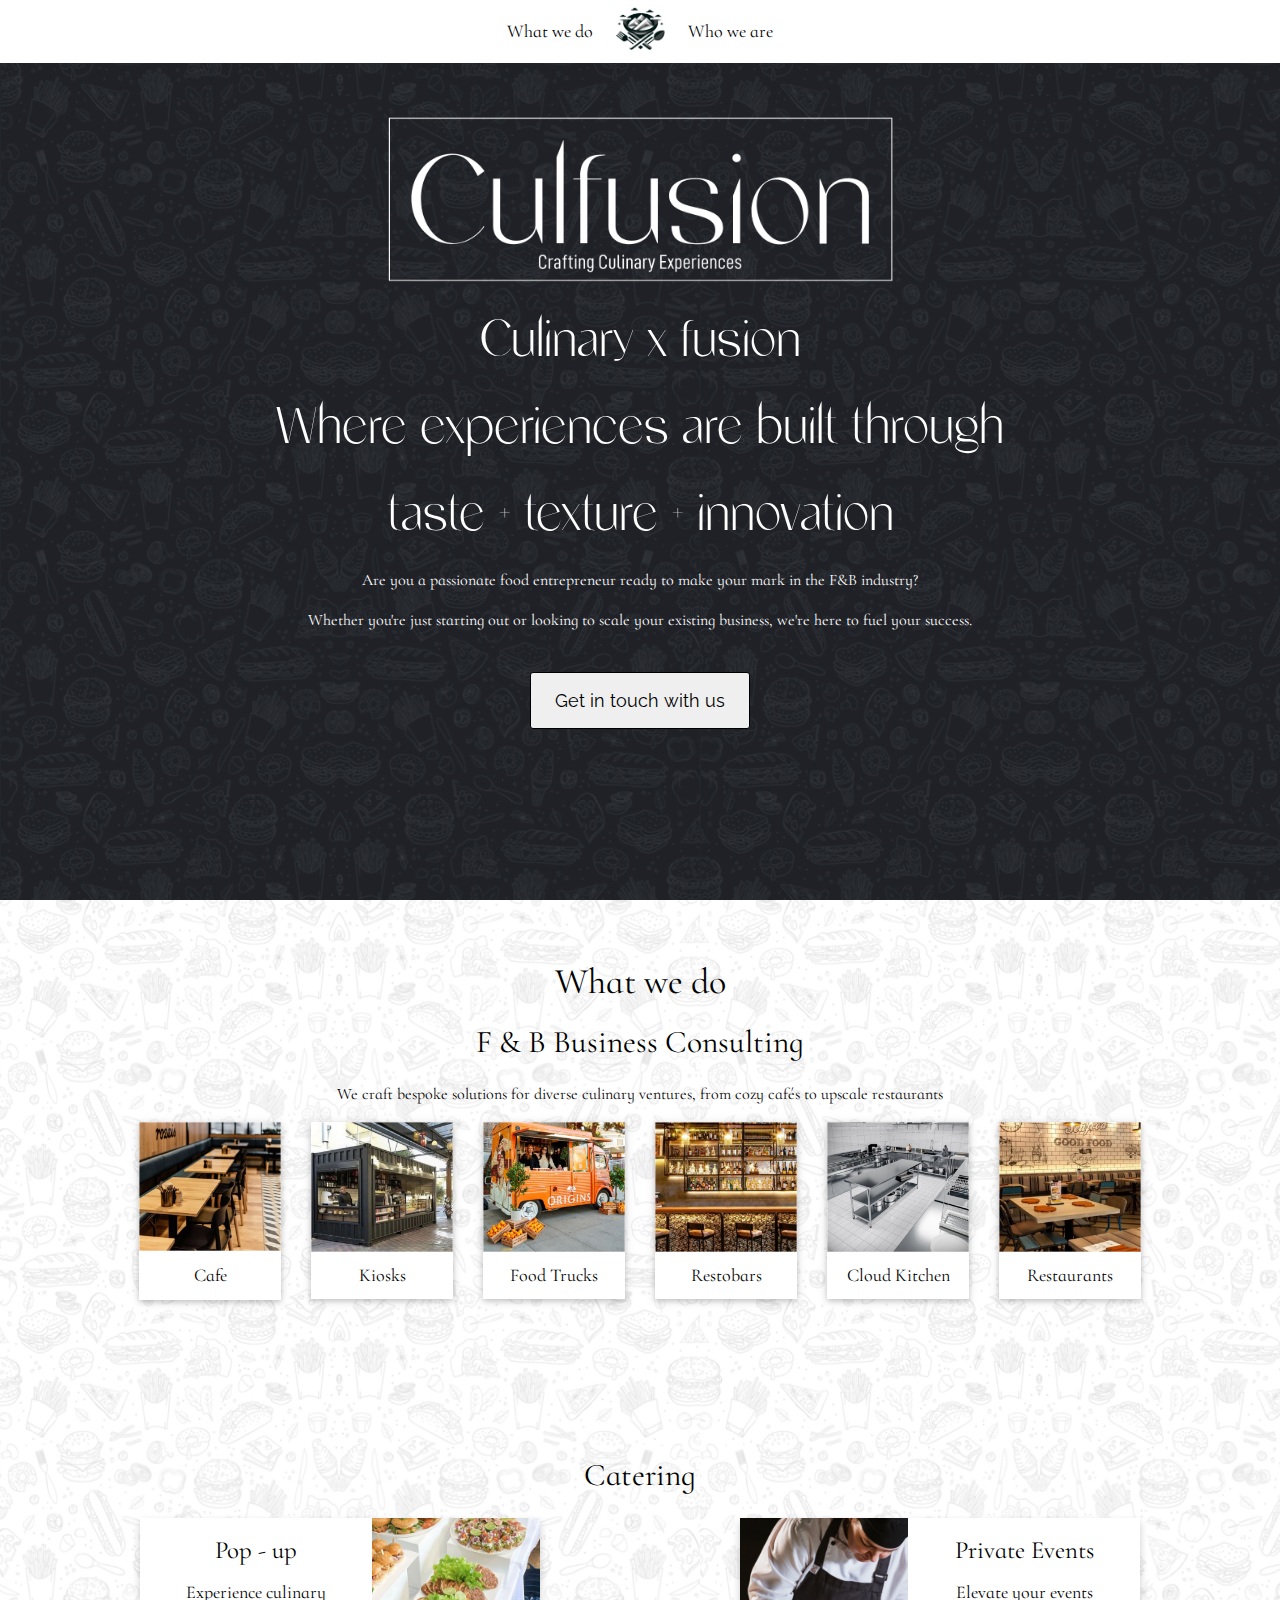
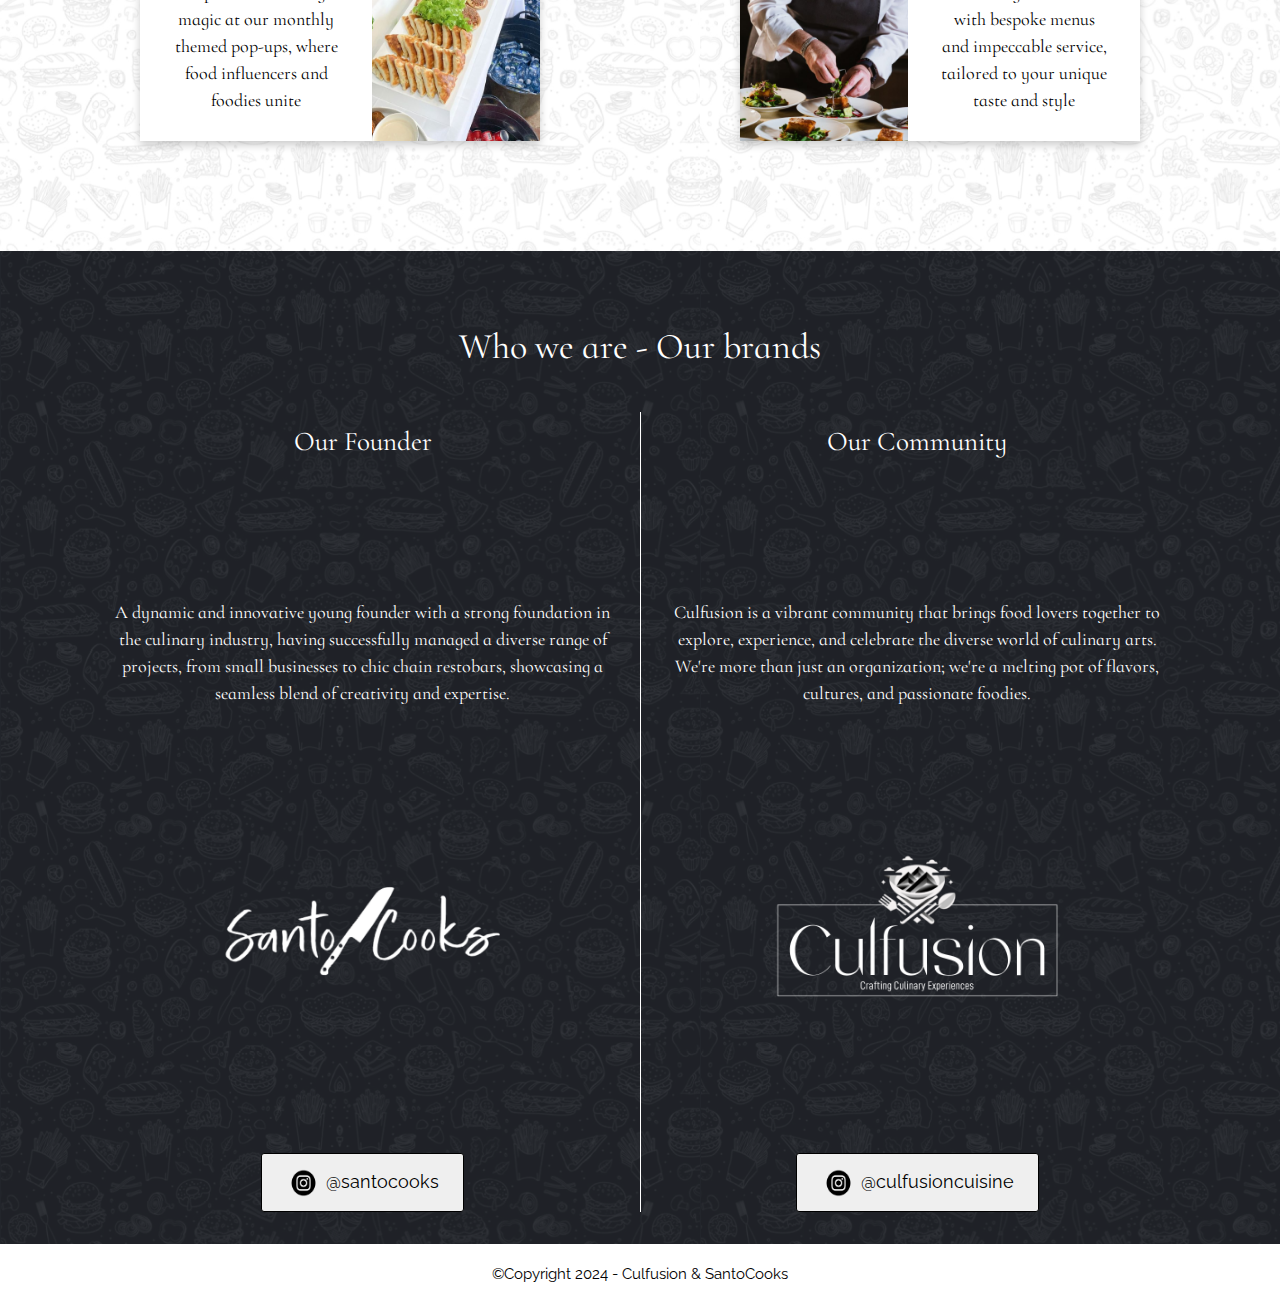
<file: index.html>
<!DOCTYPE html>
<html>
<head>
<link rel="icon" type="image/png" href="/static/img/favicon.png"/> 
<title>Culfusion</title>

<meta charset="UTF-8">
<meta name="viewport" content="width=device-width, initial-scale=1">
<link rel="stylesheet" href="https://www.w3schools.com/w3css/4/w3.css">

<link rel="stylesheet" href="https://fonts.googleapis.com/css?family=Raleway">
<link rel="stylesheet" href="https://cdnjs.cloudflare.com/ajax/libs/font-awesome/4.7.0/css/font-awesome.min.css">

<link rel="stylesheet" type="text/css" href="static/css/style.css">

<style>
  
body,h1,h2,h3,h4,h5,h6 {font-family: "Raleway", sans-serif}

body, html {
height: 100%;
}

/* Fonts */
@font-face {
font-family: 'jamal'; 
src: url('static/font/Jamel.otf');
}

@font-face {
font-family: 'cormorant'; 
src: url('static/font/CormorantInfant-Regular.ttf');
}

.largetext70 {
font-family: "jamal";
font-size: 4vw;
text-align: center;
}

.text24 {
font-family: "cormorant";
font-size: 1.25vw;
text-align: center;
}

.center {
height: auto;
margin: 0 auto;
padding: 12vh;
position: relative;
}

.blackbgimg{
background-image: url('/static/img/Black BG small.png');
background-repeat: repeat;
}

.whitebgimg{
background-image: url('/static/img/White BG small.png');
background-repeat: repeat;
}

.barimglogo {
width: 250;
height: 100;
object-fit: contain;
}

#logoimgcontainer {
width: auto;
height: auto;
max-width: 550px;
min-height: 175px;
text-align: center;
margin: auto auto;
position: relative;
}

#logoimgcontainer img {
width: 100%;
height: 100%;
object-fit: contain;
text-align: center;
margin: auto auto;
position: relative;

} 

#topbarimgcontainer {
width: auto;
height: auto;
max-width: 55px;
min-height: 55px;
padding: 3px;
text-align: center;
margin: auto auto;
position: relative;
}

#topbarimgcontainer img {
width: 100%;
height: 100%;
object-fit: contain;
text-align: center;
margin: auto auto;
position: relative;

} 
           
.btn {
border-radius: 3px;
position: relative;
align-items: center;
justify-content: center;
border: 1.5px solid black;
padding: 14px 24px;
font-size: 18px;
background-size: 300%;
transition: all 0.6s;
}

.btn:hover {
background-position: 100%;
transform: translateY(0.5rem);
}

.btn:active {
scale: 1.2;
}

.floating {  
animation-name: floating;
animation-duration: 4s;
animation-iteration-count: infinite;
animation-timing-function: ease-in-out;
margin-left: 30px;
margin-top: 5px;
}
 
@keyframes floating {
0% { transform: translate(0,  0px); }
50%  { transform: translate(0, 5px); }
100%   { transform: translate(0, -0px); }    
}

.flexcontainer {
display: flex;
justify-content: space-between;
}

.flexitem {
flex: 1;
margin: 0px 15px;
width: 16.66%;
min-height:320px;
}


.flexitem img {
width: 100%;
height: 100%;
object-fit: cover;
margin: 0;
box-shadow: none;
} 

.flexitemlong {
flex: 1;
margin: 0px 15px;
width: 70%;
}

.flexitemlongimgdiv {
flex: 1;
margin: 0px 15px;
width: 30%;
} 

.flexitemlongimgdiv img {
width: 100%;
height: 100%;
object-fit: cover;
margin: 0;
box-shadow: none;
} 

.longcard {
box-shadow: 0 4px 8px 0 rgba(0,0,0,0.2);
transition: 0.3s;
width: 40%;
display: flex;
flex-direction: row-reverse;
overflow: hidden;
}

.longcontainer {
padding: 4px 32px;
width: 500px;
flex: 1;
display: flex;
flex-direction: column;
justify-content: center;
align-items: center;
text-align: center;
}

.longcontainer2 {
padding: 2px 16px;
flex: 1;
display: flex;
flex-direction: row;
justify-content: space-between;
align-items: center;
text-align: center;
flex-wrap: wrap;
gap: 20px 50px;
}

.image-container {
flex: 1;
}
.image-container img {
width: 100%;
height: 100%;
object-fit: cover;
}

.divider {
  width: 2px;
  background-color: #ffffff;
  margin: 0 20px;
}

.servicecontainer1 {
display: flex;
flex-direction: row;
justify-content: space-between;
align-items: stretch;
padding-right: 2.5%;
padding-left: 2.5%;
}

.servicecontainer2 {
display: flex;
flex-direction: column;
justify-content: space-between;
align-items: center;
height: 800px;
width: 100%;
}

.founder-img {
width: 40%;
height: 100%;
object-fit: cover;
background-color: #ffffff;
padding: 2px;
}

.founder-img-container {
width: 100%;
align-items: center;
text-align: center;
padding-bottom: 5%;
}

.santo-logo-img {
align-items: center;
text-align: center;
object-fit: cover;

}

</style>
</style>
</head>
<body>

<!-- Navbar (sit on top) -->
<div class="w3-top">
  <div class="w3-center w3-white w3-padding-small" id="myNavbar">

      <a href="#Services" class=" w3-button text24" style="font-size: 2vh;">What we do</a>

    <div class="w3-button" id="topbarimgcontainer">
      <a href="#home">
      <img src="/static/img/Logo.png" >
    </a>
    </div>

      <a href="#About" class=" w3-button text24" style="font-size: 2vh;">Who we are</a>

  </div>
</div>

<!-- Homepage -->
<div class="w3-container w3-black blackbgimg" style="min-height:100vh;" id="home">
  <div class="center" >

    <div class="w3-center w3-container floating" id="logoimgcontainer">
      <img src="/static/img/Logopartial.png">
    </div>

    <h2 class="w3-center largetext70 w3-text-white">Culinary x  fusion</h2>
    <h2 class="w3-center largetext70 w3-text-white">Where experiences are built through</h2>
    <h2 class="w3-center largetext70 w3-text-white">taste + texture + innovation</h2>

    <p class="text24 w3-center w3-text-white">Are you a passionate food entrepreneur ready to make your mark in the F&B industry?</p>
    <p class="text24 w3-center w3-text-white">Whether you're just starting out or looking to scale your existing business, we're here to fuel your success.</p>
  
    <div class="w3-padding-top-24" style="text-align: center;">
      <a href="https://wa.me/916382438585" target="_blank">
      <button class="btn">Get in touch with us</button>
      </a>
    </div>
  
  </div>
</div>

<!-- what we do -->
<div class="w3-container w3-white whitebgimg" style="min-height:100vh;" id="Services">
  <div class="center" style="padding-top: 5vh;" >

    <h2 class="w3-center text24 w3-text-black" style="font-size: 4vh;">What we do</h2>

    <h2 class="w3-center text24 w3-text-black" style="font-size: 3.5vh;">F & B Business Consulting</h2>

    <p class="text24 w3-center w3-text-black">We craft bespoke solutions for diverse culinary ventures, from cozy cafés to upscale restaurants</p>

    <!-- F&B Buisness consulting -->
    <div class="flexcontainer w3-center w3-margin-top">

      <div class="flexitem">
        <div class="w3-card w3-white" >
          <img src="/static/img/Cafe.png">
        <p class="text24" style="padding-bottom: 11px; padding-top: 11px; margin-top: 0; font-size: 2vh;">Cafe</p>
        </div>
      </div>

      <div class="flexitem">
        <div class="w3-card w3-white" >
          <img src="/static/img/Kiosks.png">
          <p class="text24"  style="padding-bottom: 10px; padding-top: 10px; margin-top: 0; font-size: 2vh;">Kiosks</p>
        </div>
      </div>

      <div class="flexitem">
        <div class="w3-card w3-white" >
          <img src="/static/img/Food Trucks.png">
          <p class="text24" style="padding-bottom: 10px; padding-top: 10px; margin-top: 0; font-size: 2vh;">Food Trucks</p>
        </div>
      </div>

      <div class="flexitem">
        <div class="w3-card w3-white" >
          <img src="/static/img/Restobars.png">
          <p class="text24" style="padding-bottom: 10px; padding-top: 10px; margin-top: 0; font-size: 2vh;">Restobars</p>
        </div>
      </div>

      <div class="flexitem">
        <div class="w3-card w3-white" >
          <img src="/static/img/Cloud Kitchen.png">
          <p class="text24" style="padding-bottom: 10px; padding-top: 10px; margin-top: 0; font-size: 2vh;">Cloud Kitchen</p>
        </div>
      </div>

      <div class="flexitem">
        <div class="w3-card w3-white" >
          <img src="/static/img/Restaurant.png">
          <p class="text24" style="padding-bottom: 10px; padding-top: 10px; margin-top: 0; font-size: 2vh;">Restaurants</p>
        </div>
      </div>
  
    </div>

    <h2 class="w3-center text24 w3-text-black" style="font-size: 3.5vh;">Catering</h2>

     <!-- Pop-ups and Private Caterings -->
    <div class="flexcontainer w3-center w3-margin-top">
      
    <div class="longcontainer2">

      <div class="longcard w3-white">
        <div class="image-container">
            <img src="/static/img/Pop ups.png">
        </div>
        <div class="longcontainer">
            <h4 class="text24" style="font-size: 2.75vh;">Pop - up</h4>
            <p class="text24" style="padding-bottom: 5px; margin-top: 0; font-size: 2vh;">Experience culinary magic at our monthly themed pop-ups, where food influencers and foodies unite</p>
        </div>
    </div>

    <div class="longcard w3-white">
      <div class="longcontainer">
        <h4 class="text24"  style="font-size: 2.75vh;">Private Events</h4>
          <p class="text24" style="padding-bottom: 5px; margin-top: 0; font-size: 2vh;">Elevate your events with bespoke menus and impeccable service, tailored to your unique taste and style</p> 
      </div>
      <div class="image-container">
          <img src="/static/img/Catering.png">
      </div>
  </div>


    
  </div>
  </div>
</div>
</div>

<!-- who we are -->
<div class="w3-container w3-black blackbgimg" style="min-height:100vh;" id="About">
  <div class="center" style=" align-content: center; padding: 2.5%; padding-left: 5%; padding-right: 5%;">

    <h2 class="w3-center text24 w3-text-white" style="font-size: 4vh; padding-top: 5%; padding: 2.5%;">Who we are - Our brands</h2>

    <div class="servicecontainer1">

        <!-- Founder & santoCooks -->
        <div class="servicecontainer2">

          <h2 class="w3-center text24 w3-text-white" style="font-size: 3vh;">Our Founder</h2>

          <p class="text24" style="padding-bottom: 11px; padding-top: 11px; margin-top: 0; font-size: 2vh;">A dynamic and innovative young founder with a strong foundation in the culinary industry, having successfully managed a diverse range of projects, from small businesses to chic chain restobars, showcasing a seamless blend of creativity and expertise.  </p>
          
          <!-- founder img
          <div class="w3-center founder-img-container">
            <img src="/static/img/Founderimg.jpg" class="founder-img w3-center">
          </div> -->

          <div class="w3-center w3-container" >
            <img src="/static/img/SantoCooks Logo 2 white.png" class="santo-logo-img" style="width: 60%;">
          </div>

           <!-- insta button -->
          <div style="text-align: center; padding-top: 5%;">
            <a href="https://www.instagram.com/santocooks/">
            <button class="btn">
              <img src="/static/img/Insta Logo.png" width="35" height="28">
              @santocooks
            </button>
            </a>
          </div>

        </div>

        <div class="divider"></div>

        <!-- culfusion -->
        <div class="servicecontainer2">

          <h2 class="w3-center text24 w3-text-white" style="font-size: 3vh;">Our Community</h2>

          <p class="text24" style="padding-bottom: 11px; padding-top: 11px; margin-top: 0; font-size: 2vh;">Culfusion is a vibrant community that brings food lovers together to explore, experience, and celebrate the diverse world of culinary arts. We're more than just an organization; we're a melting pot of flavors, cultures, and passionate foodies. </p>

          <div class="w3-center w3-container" >
            <img src="/static/img/Text with logo and byline - white.png" class="santo-logo-img" style="width: 60%;">
          </div>

          <!-- insta button -->
          <div style="text-align: center; padding-top: 5%;">
          <a href="https://www.instagram.com/culfusioncuisine/">
          <button class="btn">
            <img src="/static/img/Insta Logo.png" width="35" height="28">
            @culfusioncuisine
          </button>
          </a>
        </div>

        </div>

    </div>
  </div>
</div>

    
<footer class="w3-container w3-center w3-white w3-padding-small">
  <p class="w3 w3-text-black">©Copyright 2024 - Culfusion & SantoCooks</p>
</footer>
</file>
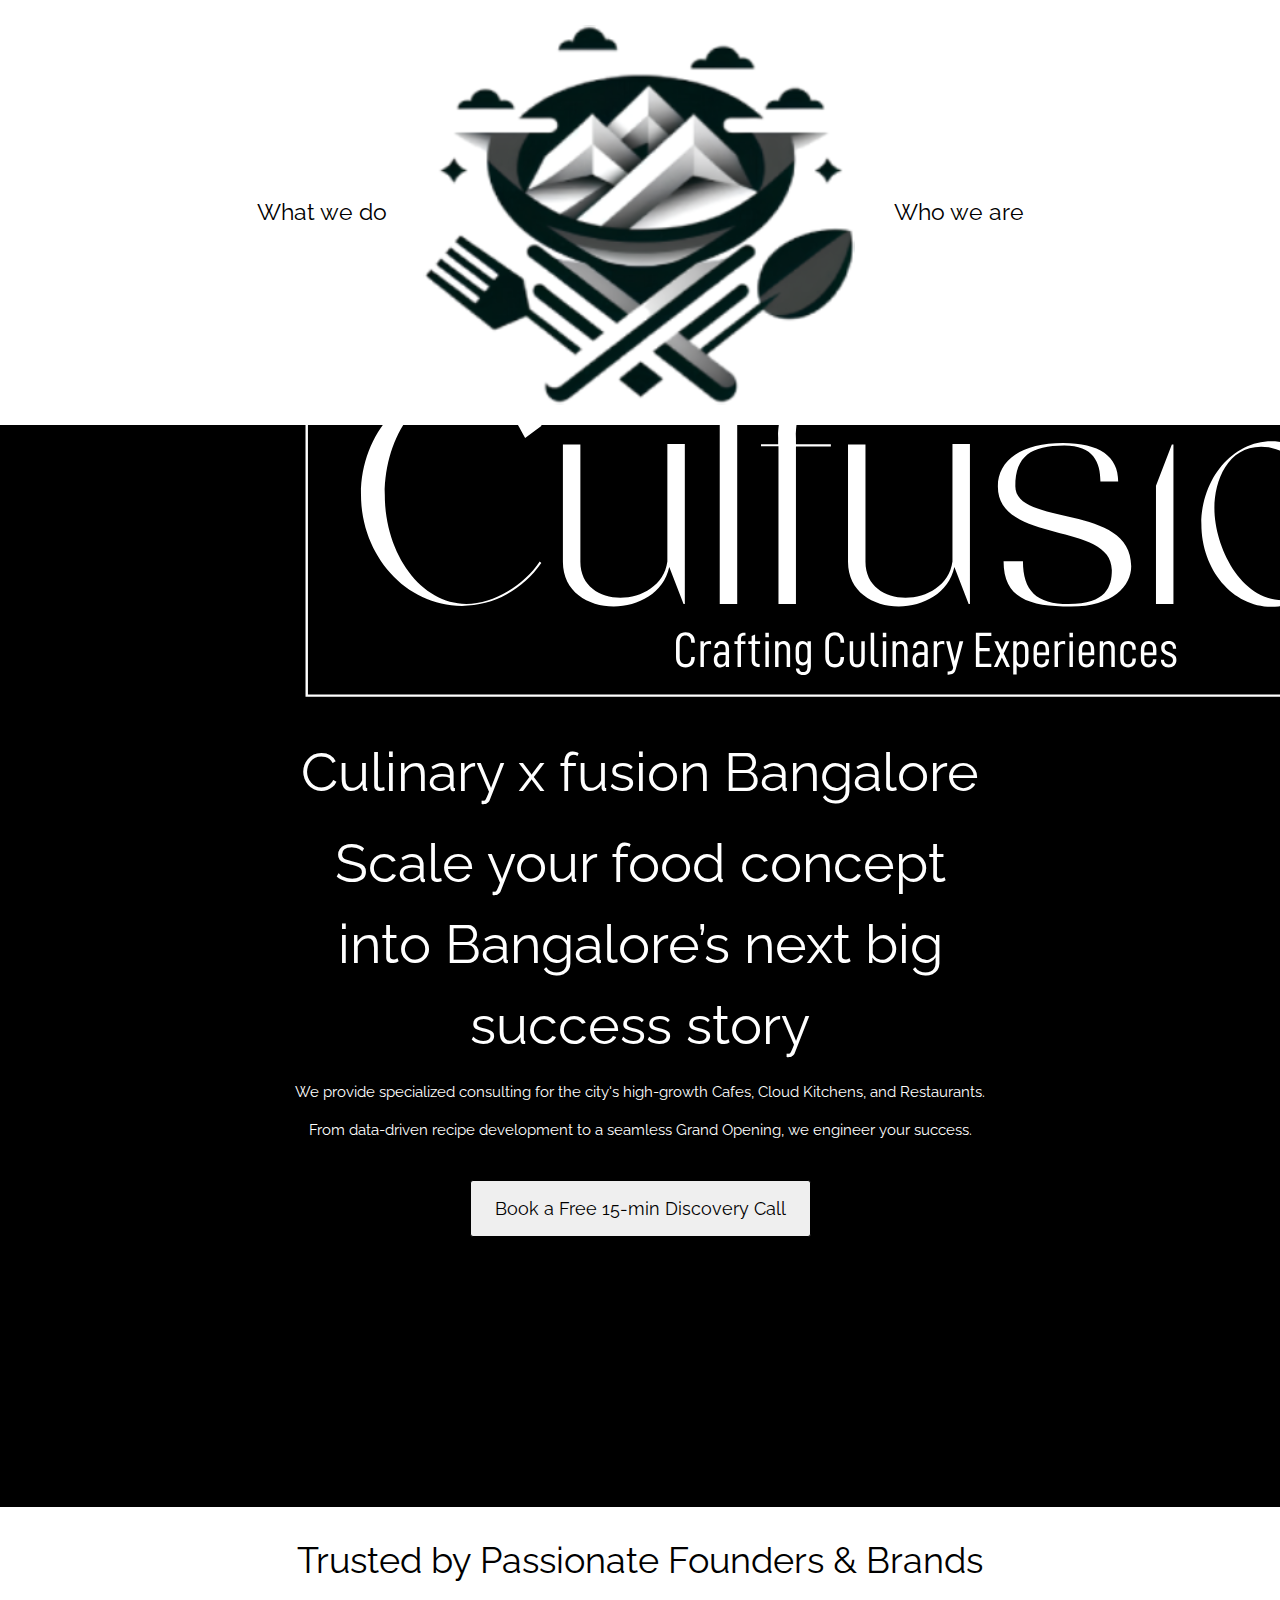
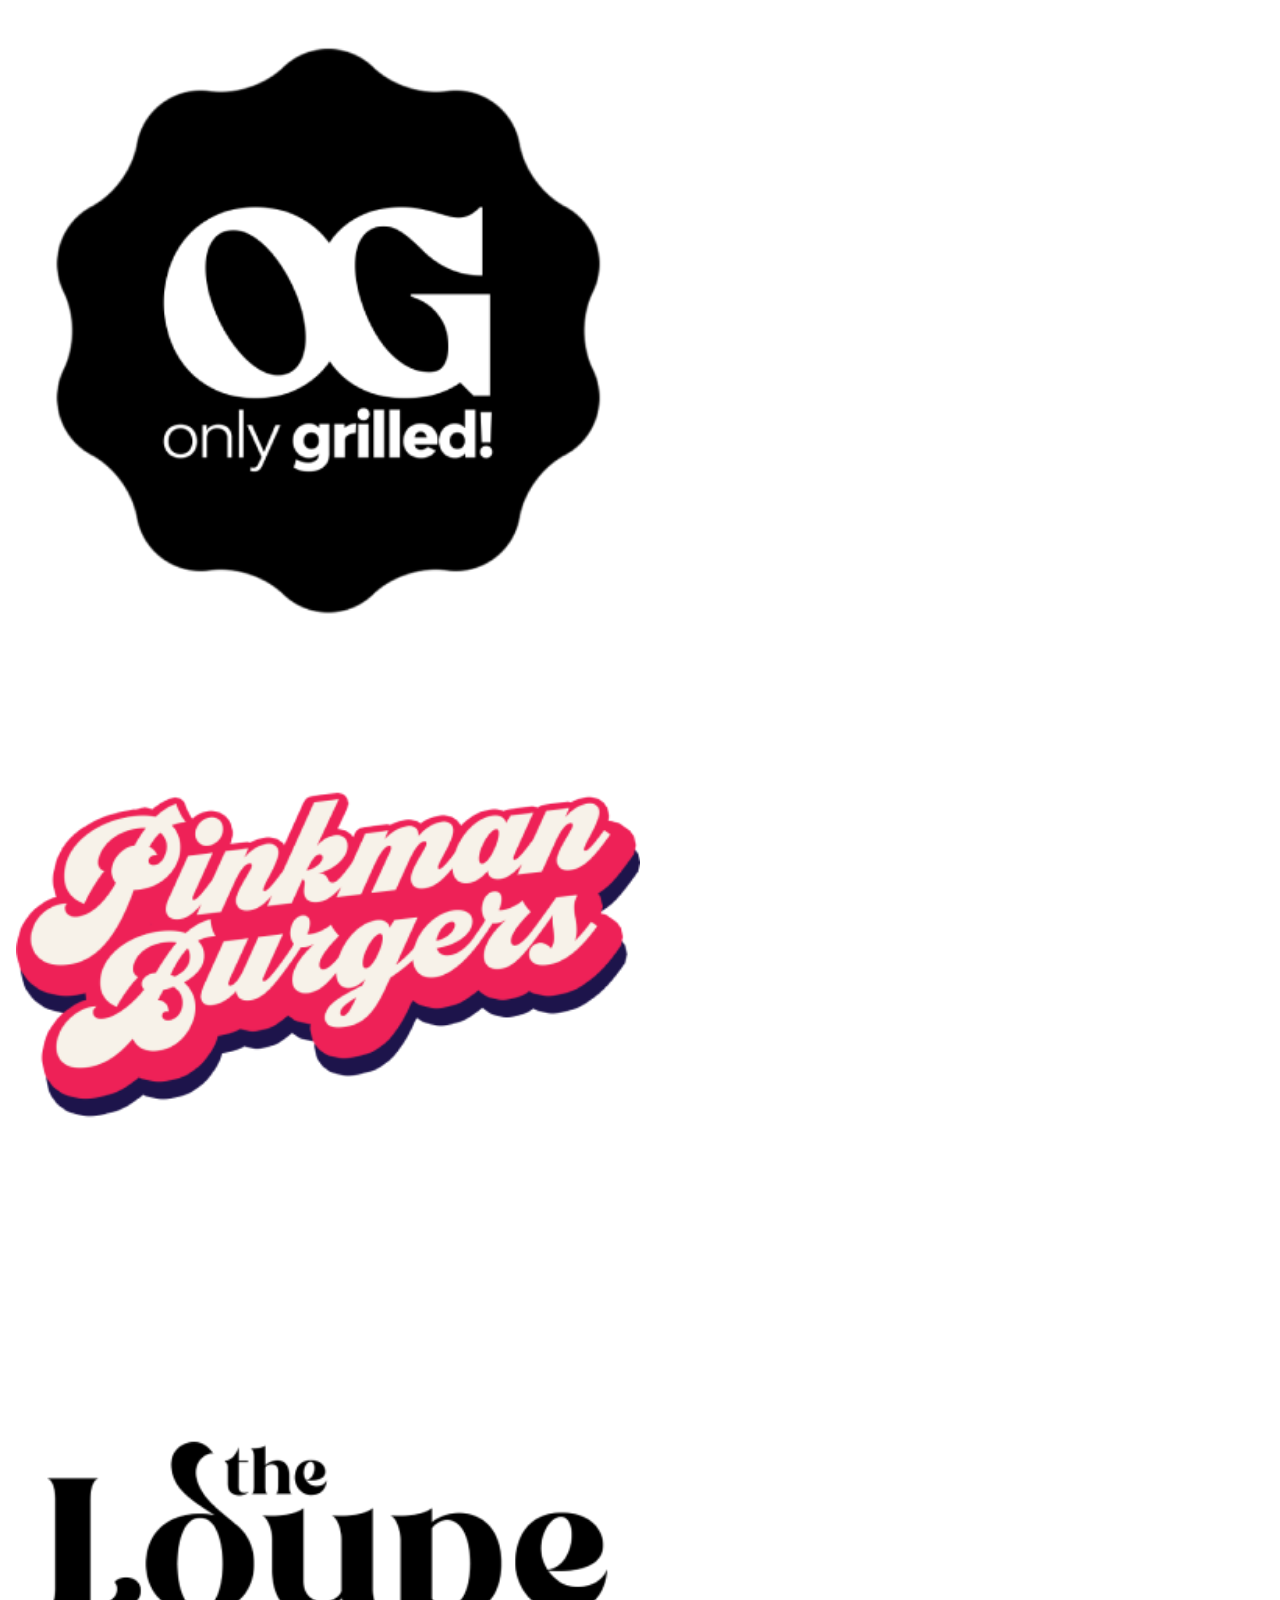
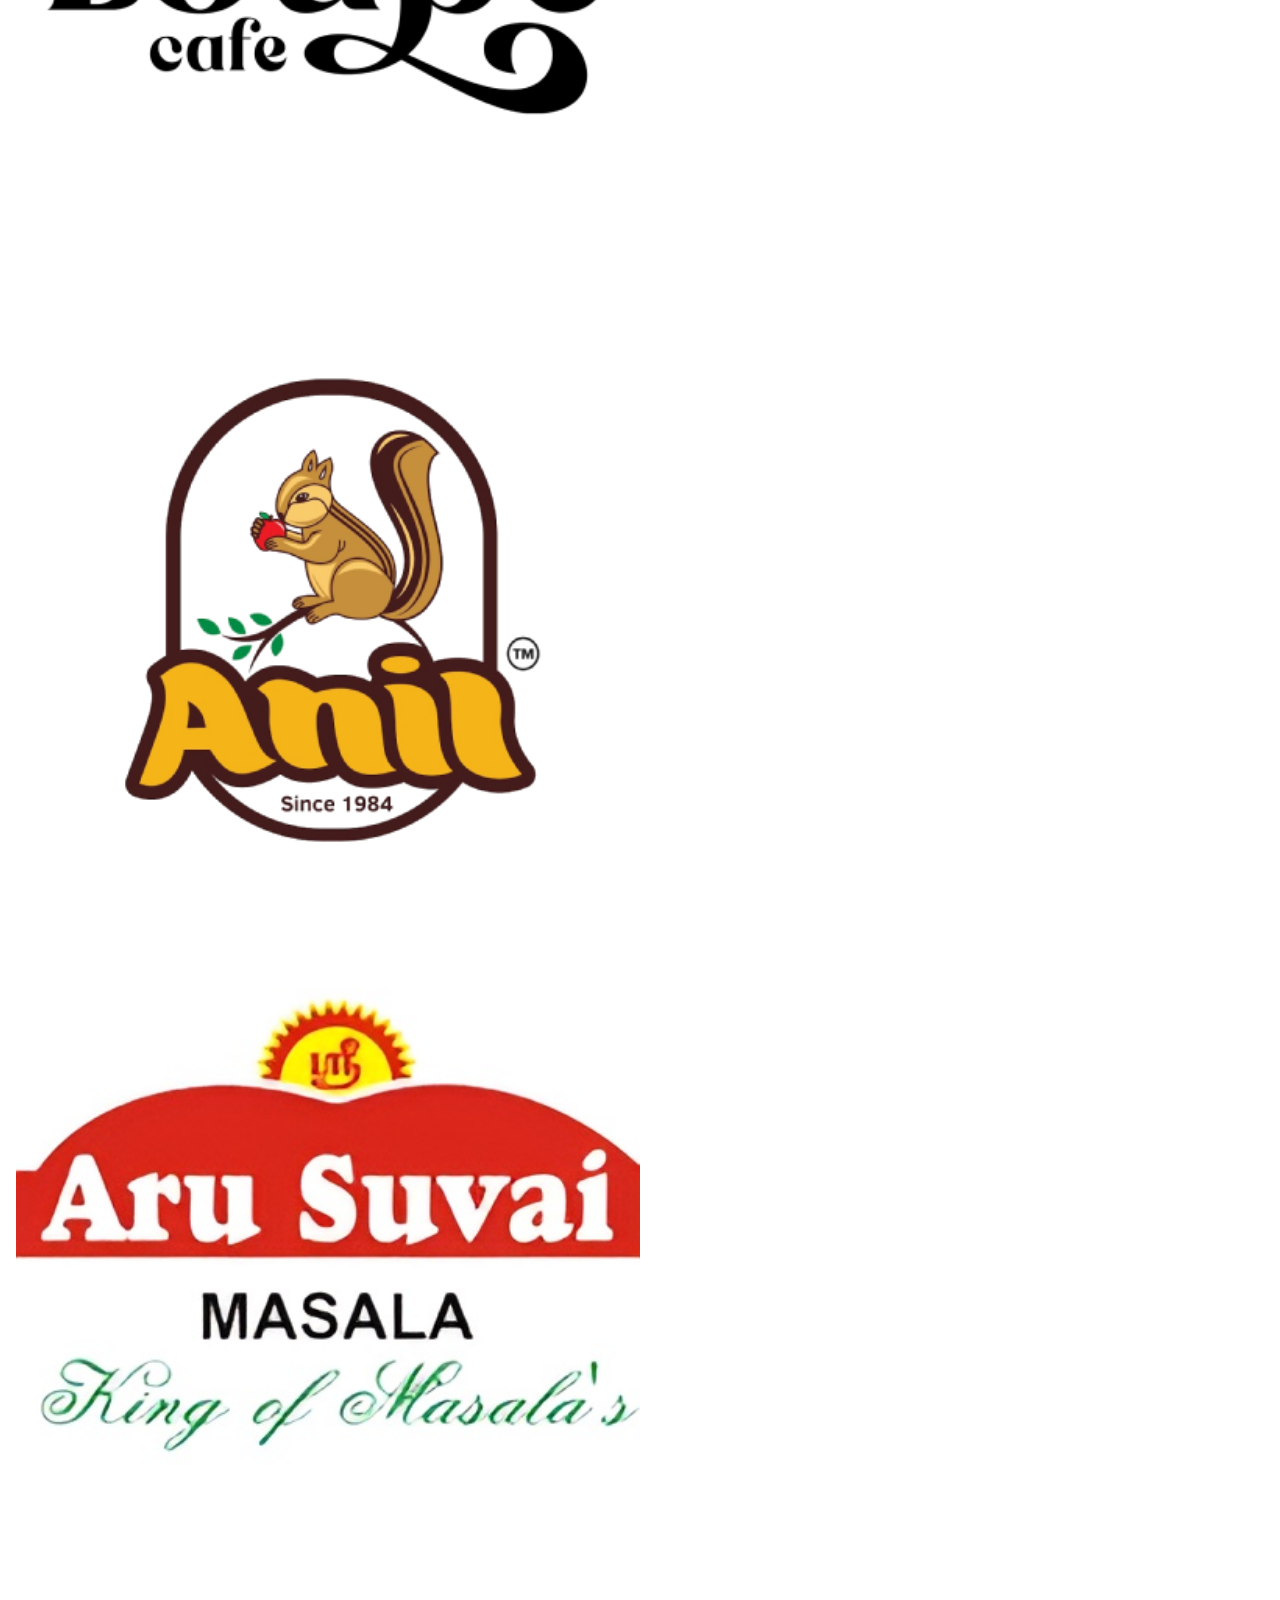
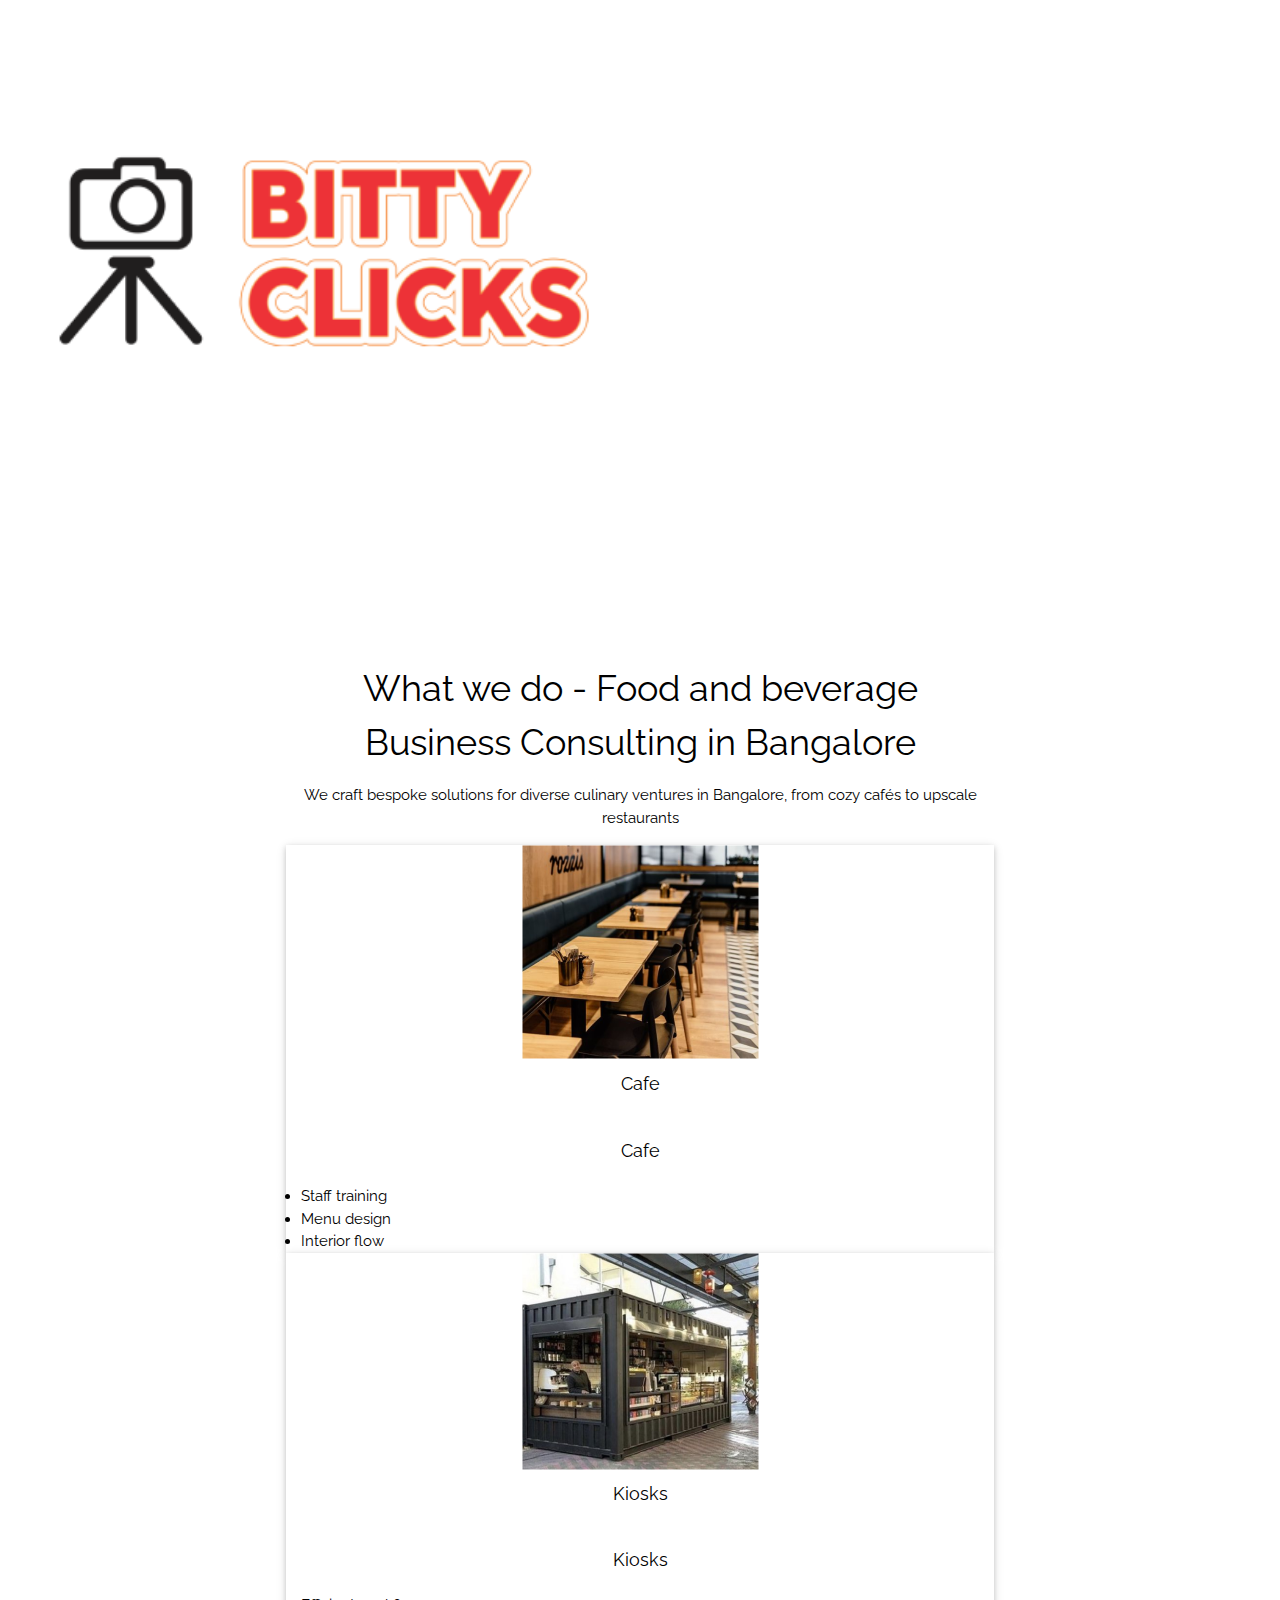
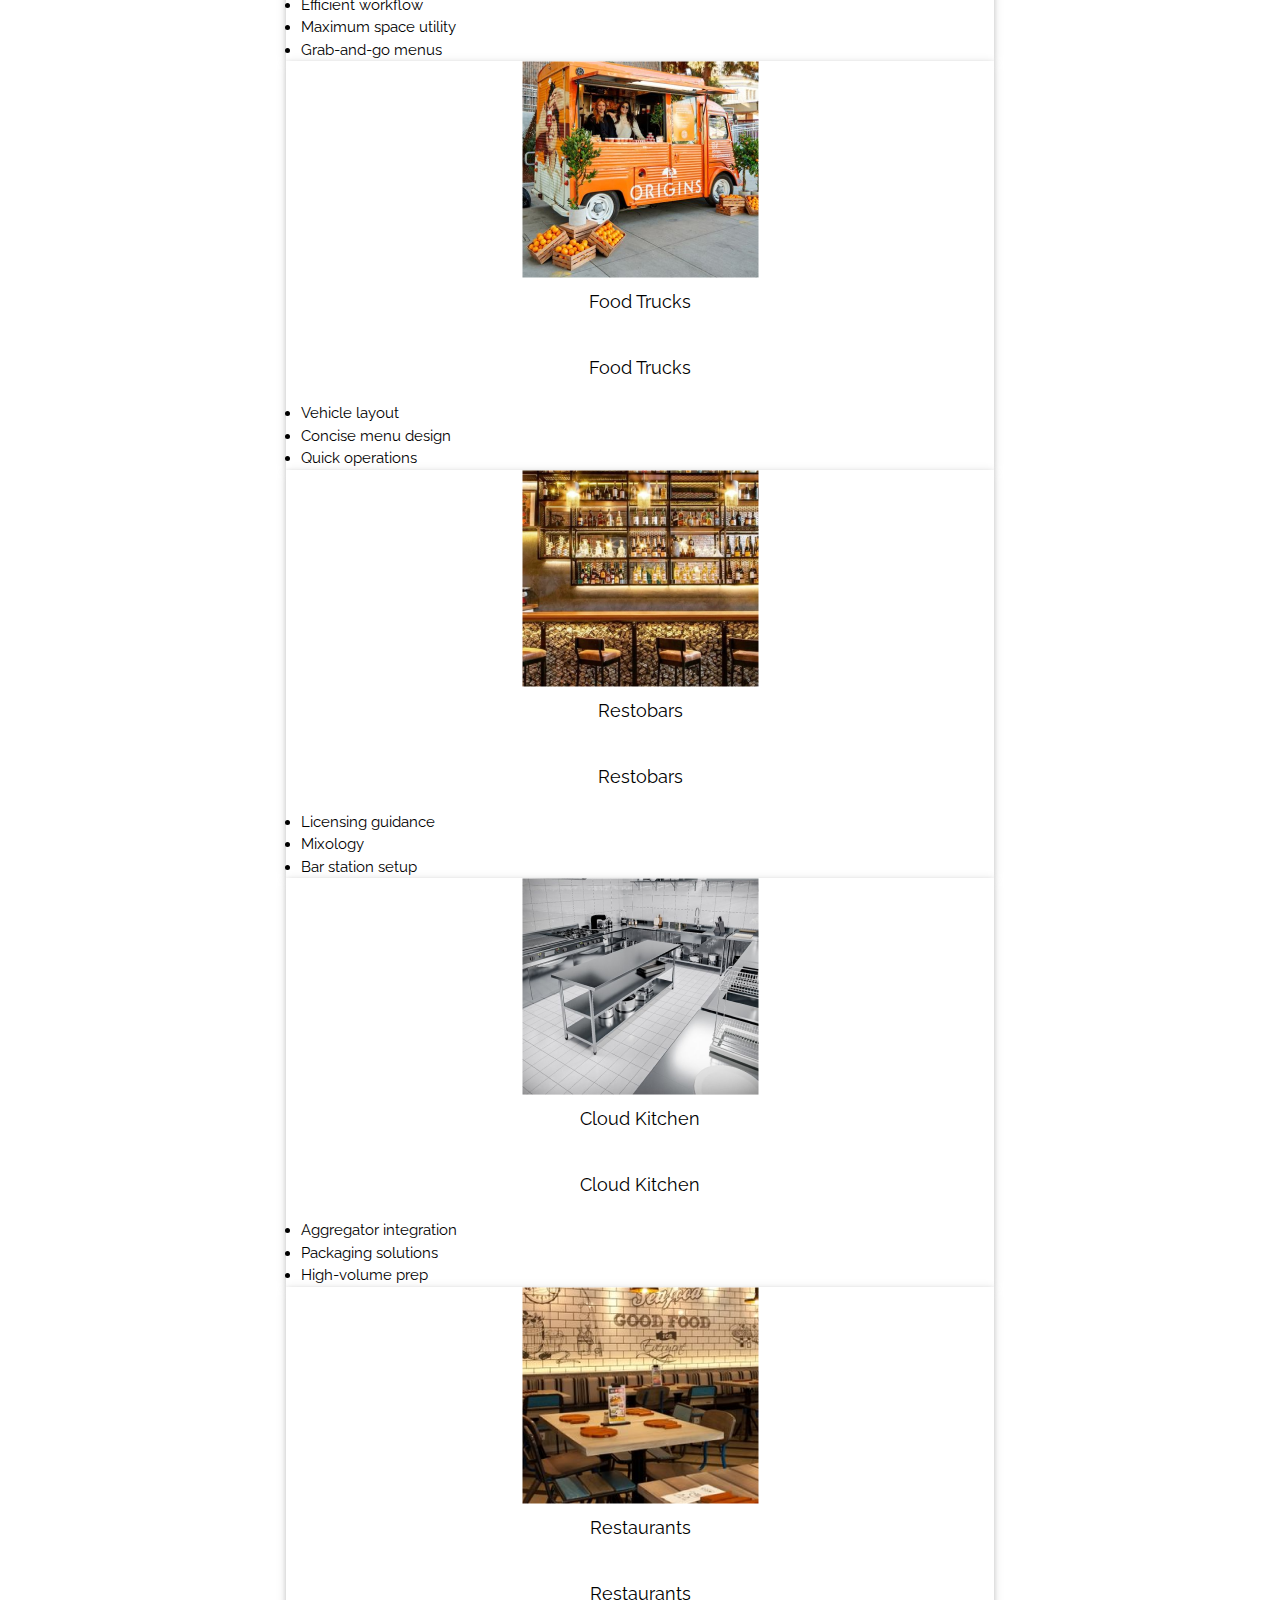
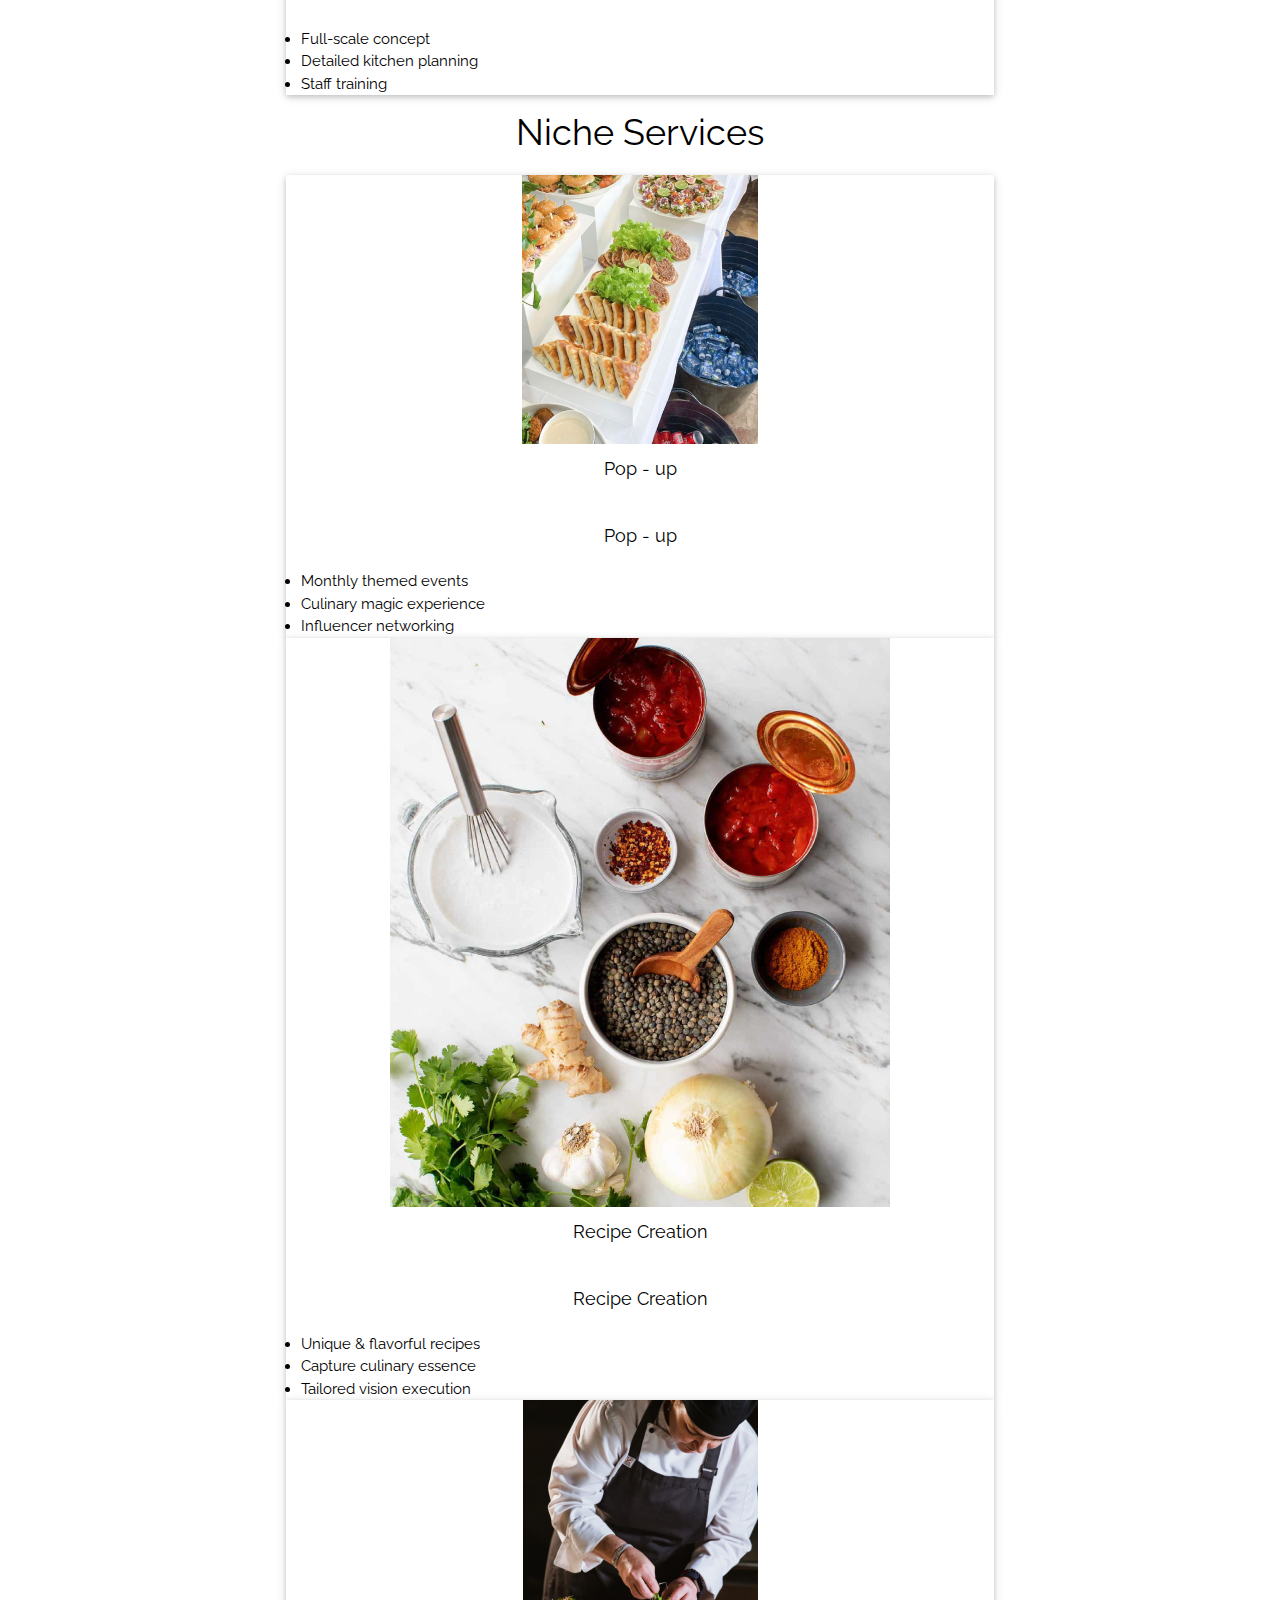
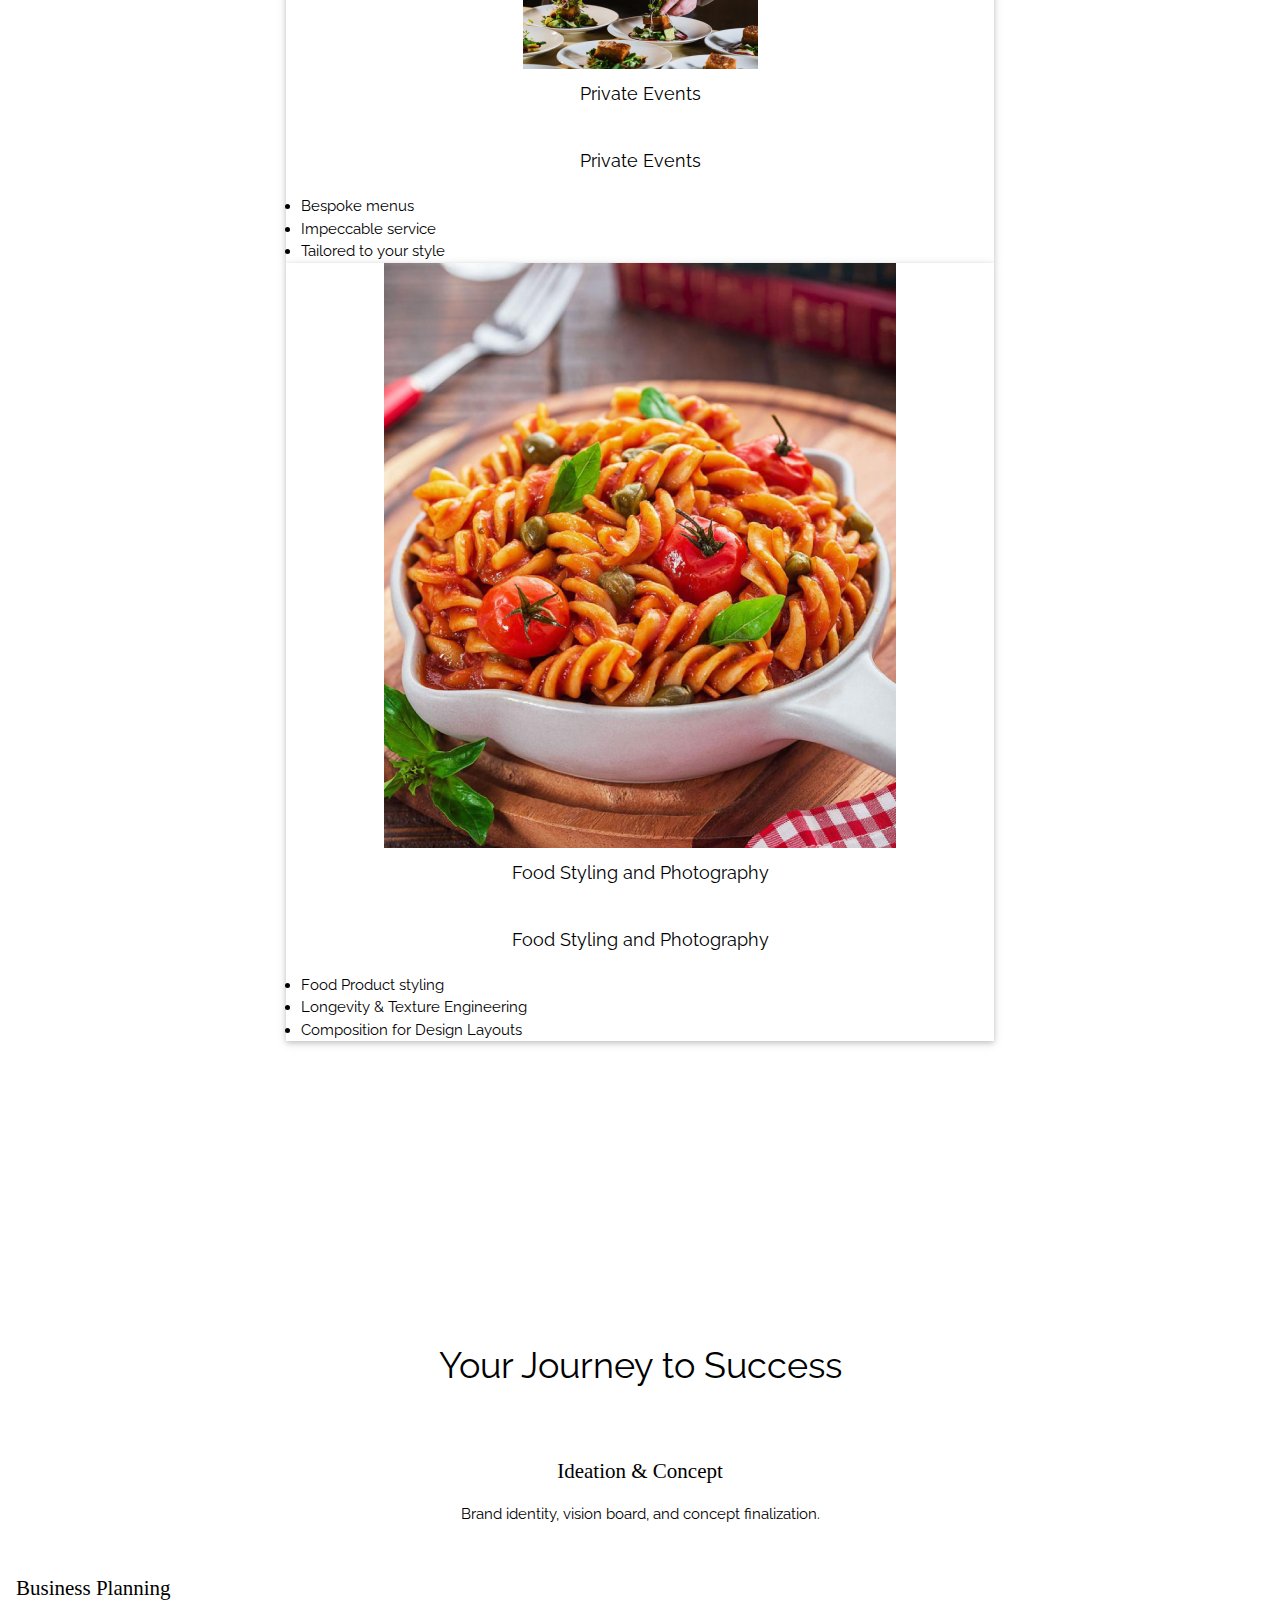
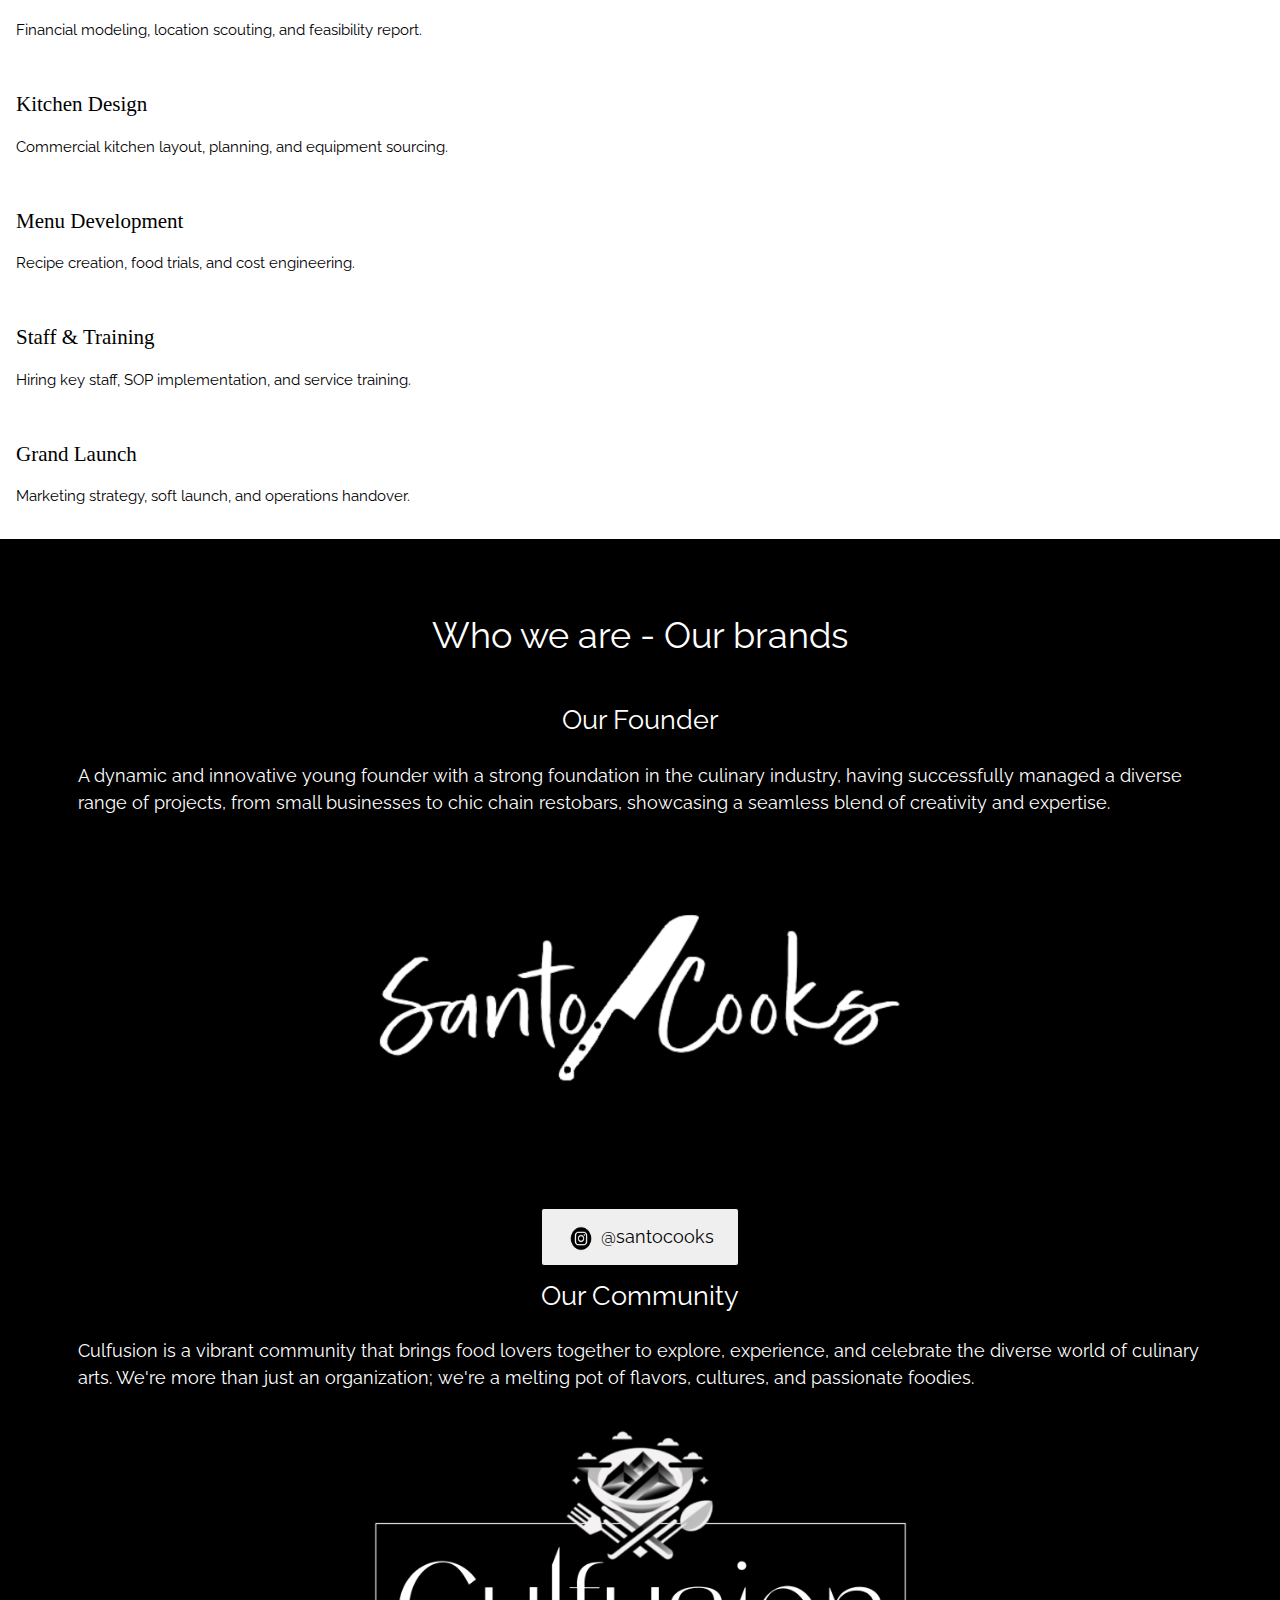
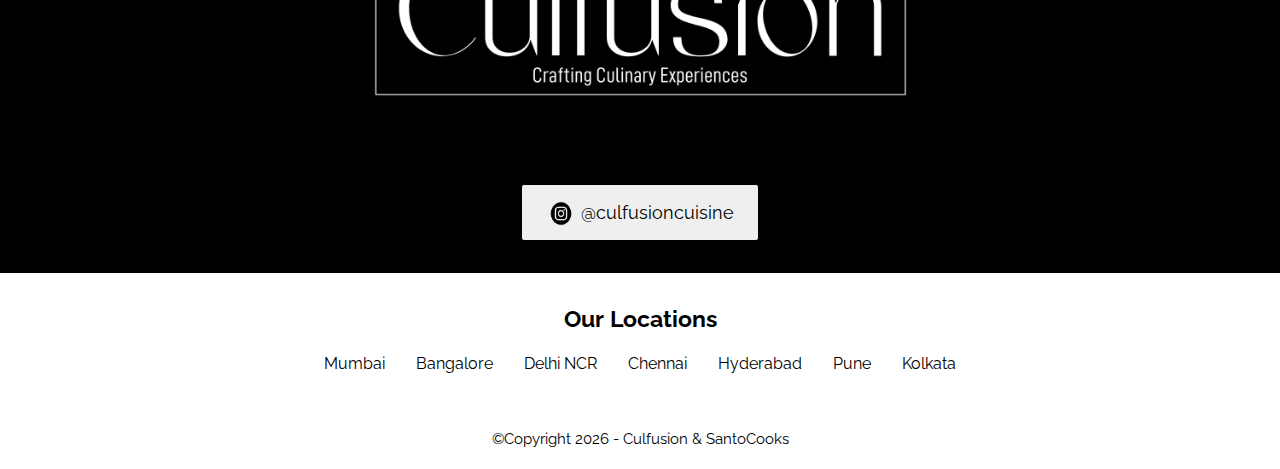
<file: location/bangalore.html>
<!DOCTYPE html>
<html lang="en">

<head>
    <!-- Google tag (gtag.js) -->
    <script async src="https://www.googletagmanager.com/gtag/js?id=G-WT3BSGK681"></script>
    <script>
        window.dataLayer = window.dataLayer || [];
        function gtag() { dataLayer.push(arguments); }
        gtag('js', new Date());

        gtag('config', 'G-WT3BSGK681');
    </script>

    <script>
        document.addEventListener('DOMContentLoaded', function () {
            const navLinks = document.querySelectorAll('.w3-button.text24');

            navLinks.forEach(link => {
                link.addEventListener('click', function () {
                    // Remove 'selected' class from all links
                    navLinks.forEach(item => item.classList.remove('selected'));

                    // Add 'selected' class to the clicked link
                    this.classList.add('selected');
                });
            });
        });
    </script>
    <script type="text/javascript">
        (function (c, l, a, r, i, t, y) {
            c[a] = c[a] || function () { (c[a].q = c[a].q || []).push(arguments) };
            t = l.createElement(r); t.async = 1; t.src = "https://www.clarity.ms/tag/" + i;
            y = l.getElementsByTagName(r)[0]; y.parentNode.insertBefore(t, y);
        })(window, document, "clarity", "script", "tb2zw4yjtg");
    </script>
    <link rel="icon" type="image/png" href="../static/img/favicon.png" />
    <meta name="viewport" content="width=device-width, initial-scale=1">

    <title>Food and beverage business consultants in Bangalore</title>
    <meta name="description"
        content="Culfusion is Bangalore’s premier restaurant and food consulting firm. We bring your hospitality business dream to life in Bangalore with expert support in recipe development, kitchen setup, and staff training.">
    <meta name="robots" content="follow, index, max-snippet:-1, max-video-preview:-1, max-image-preview:large">
    <meta charset="UTF-8">

    <!-- Canonical URL -->
    <link rel="canonical" href="https://www.culfusion.com/location/bangalore.html">

    <!-- Hreflang for India targeting -->
    <link rel="alternate" hreflang="en-in" href="https://www.culfusion.com/location/bangalore.html">
    <link rel="alternate" hreflang="en" href="https://www.culfusion.com/location/bangalore.html">
    <link rel="alternate" hreflang="x-default" href="https://www.culfusion.com/location/bangalore.html">

    <!-- Open Graph Tags (for Facebook, LinkedIn, WhatsApp) -->
    <meta property="og:type" content="website">
    <meta property="og:url" content="https://www.culfusion.com/location/bangalore.html">
    <meta property="og:title" content="Culfusion - Premier Food & Beverage Business Consultants in Bangalore">
    <meta property="og:description"
        content="Turn your culinary dreams into a perfect business in Bangalore. Expert consulting for Cafes, Cloud Kitchens, Restaurants, and Food Trucks across Bangalore.">
    <meta property="og:image" content="https://www.culfusion.com/static/img/Logo.png">
    <meta property="og:image:width" content="1200">
    <meta property="og:image:height" content="630">
    <meta property="og:locale" content="en_IN">
    <meta property="og:site_name" content="Culfusion">

    <!-- Twitter Card Tags -->
    <meta name="twitter:card" content="summary_large_image">
    <meta name="twitter:url" content="https://www.culfusion.com/location/bangalore.html">
    <meta name="twitter:title" content="Culfusion - Premier Food & Beverage Business Consultants in Bangalore">
    <meta name="twitter:description"
        content="Turn your culinary dreams into a perfect business in Bangalore. Expert consulting for Cafes, Cloud Kitchens, Restaurants, and Food Trucks across Bangalore.">
    <meta name="twitter:image" content="https://www.culfusion.com/static/img/Logo.png">

    <!-- Additional SEO Meta Tags -->
    <meta name="author" content="Culfusion">
    <meta name="geo.region" content="IN-KA">
    <meta name="geo.placename" content="Bangalore">
    <meta name="keywords"
        content="restaurant consultant Bangalore, food business consultant Bangalore, cafe setup Bangalore, cloud kitchen consultant Bangalore, restaurant staff training Bangalore, kitchen design Bangalore, menu development Bangalore">

    <!-- JSON-LD Structured Data for LocalBusiness -->
    <script type="application/ld+json">
  {
    "@context": "https://schema.org",
    "@type": "ProfessionalService",
    "name": "Culfusion Bangalore",
    "alternateName": "Culfusion Food & Beverage Consultants Bangalore",
    "url": "https://www.culfusion.com/location/bangalore.html",
    "logo": "https://www.culfusion.com/static/img/Logo.png",
    "image": "https://www.culfusion.com/static/img/Logo.png",
    "description": "Bangalore's premier restaurant and food consulting firm. We bring your hospitality business dream to life in Bangalore with expert support in recipe development, kitchen setup, staff training, and overall business development.",
    "telephone": "+91-6382438585",
    "priceRange": "$$",
    "address": {
      "@type": "PostalAddress",
      "addressLocality": "Bangalore",
      "addressRegion": "Karnataka",
      "addressCountry": "IN"
    },
    "areaServed": {
      "@type": "City",
      "name": "Bangalore"
    },
    "serviceType": [
      "Restaurant Consulting",
      "Cafe Setup Consulting",
      "Cloud Kitchen Consulting",
      "Food Truck Business Consulting",
      "Menu Development",
      "Kitchen Design",
      "Staff Training",
      "Recipe Development"
    ],
    "sameAs": [
      "https://www.instagram.com/culfusioncuisine/",
      "https://www.instagram.com/santocooks/"
    ]
  }
  </script>

    <link rel="stylesheet" href="https://www.w3schools.com/w3css/4/w3.css">

    <link rel="stylesheet" href="https://fonts.googleapis.com/css?family=Raleway">
    <link rel="stylesheet" href="https://cdnjs.cloudflare.com/ajax/libs/font-awesome/4.7.0/css/font-awesome.min.css">

    <link rel="stylesheet" type="text/css" href="../static/css/style.css">



</head>


<body>

    <!-- Navbar (sit on top) -->
    <div class="w3-top">
        <div class="w3-center w3-white w3-padding-large" id="myNavbar">

            <a href="#Services" class=" w3-button text24" style="font-size: 2.5vh;">What we do</a>

            <div class="w3-button" id="topbarimgcontainer">
                <a href="../index.html">
                    <img src="../static/img/Logo.png"
                        alt="Culfusion - Restaurant and Food Business Consulting Services in Bangalore">
                </a>
            </div>

            <a href="#About" class=" w3-button text24" style="font-size: 2.5vh;">Who we are</a>

        </div>
    </div>

    <!-- Homepage -->
    <div class="w3-container w3-black blackbgimg" style="min-height:100dvh;" id="home">
        <div class="center">

            <div class="w3-center flexcontainer floating" id="logoimgcontainer">
                <img src="../static/img/Logopartial.png"
                    alt="Culfusion Food and Beverage Business Consultants Bangalore Logo">
            </div>

            <h1 class="w3-center largetext70 w3-text-white" style="font-size: 6vh;">Culinary x fusion Bangalore</h1>
            <h2 class="w3-center largetext70 w3-text-white" style="font-size: 6vh;">Scale your food concept into
                Bangalore’s next big success story</h2>

            <p class="text24 w3-center w3-text-white">We provide specialized consulting for the city's high-growth
                Cafes, Cloud Kitchens, and Restaurants.</p>
            <p class="text24 w3-center w3-text-white">From data-driven recipe development to a seamless Grand Opening,
                we engineer your success.
            </p>

            <div class="w3-padding-top-24" style="text-align: center;">
                <a href="https://wa.me/916382438585" target="_blank">
                    <button class="btn">Book a Free 15-min Discovery Call</button>
                </a>
            </div>

        </div>
    </div>

    <!-- Our Clients -->
    <div class="w3-container w3-white" style="padding: 16px 16px" id="Process">
        <h2 class="w3-center text24" style="font-size: 4vh; margin-bottom: 32px;">Trusted by Passionate Founders &
            Brands
        </h2>
        <div class="flexcontainer"
            style="max-width: 1600px; margin: 0 auto; justify-content: space-between; flex-wrap: wrap; gap: 25px;">

            <div class="process-step" style="min-width: 130px;">
                <img src="../static/img/Partner_Logo_1.png"
                    alt="Restaurant Client Partner - Food Business Consulting Success Story" style="width: 50%;"
                    loading="lazy">
            </div>

            <div class="process-step" style="min-width: 130px;">
                <img src="../static/img/Partner_Logo_2.png" alt="Cloud Kitchen Client Partner - F&B Consulting Services"
                    style="width: 50%;" loading="lazy">
            </div>

            <div class="process-step" style="min-width: 130px;">
                <img src="../static/img/Partner_Logo_3.png" alt="Cafe Business Partner - Food Consulting Client Success"
                    style="width: 50%;" loading="lazy">
            </div>

            <div class="process-step" style="min-width: 130px;">
                <img src="../static/img/Partner_Logo_4.png" alt="Food Truck Business Partner - Mobile Food Consulting"
                    style="width: 50%;" loading="lazy">
            </div>

            <div class="process-step" style="min-width: 130px;">
                <img src="../static/img/Partner_Logo_5.png"
                    alt="Restobar Client Partner - Restaurant Consulting Services" style="width: 50%;" loading="lazy">
            </div>

            <div class="process-step" style="min-width: 130px;">
                <img src="../static/img/Partner_Logo_6.png"
                    alt="Kiosk Business Partner - Food Business Setup Consulting" style="width: 50%;" loading="lazy">
            </div>


        </div>
    </div>




    <!-- what we do -->
    <div class="w3-container w3-white whitebgimg" style="min-height:100dvh;" id="Services">
        <div class="center" style="padding-top: 8vh;">

            <h2 class="w3-center text24 w3-text-black" style="font-size: 4vh;">What we do - Food and beverage Business
                Consulting in Bangalore</h2>

            <p class="text24 w3-center w3-text-black">We craft bespoke solutions for diverse culinary ventures in
                Bangalore, from cozy
                cafés to upscale restaurants</p>

            <!-- F&B Buisness consulting -->
            <!-- F&B Buisness consulting -->
            <div class="flexcontainer w3-center w3-margin-top">

                <div class="flexitem flip-card-container">
                    <div class="flip-card-inner w3-card">
                        <div class="flip-card-front w3-white">
                            <img src="../static/img/Cafe.png"
                                alt="Cafe Business Consulting Bangalore - Menu Design, Staff Training, Interior Setup"
                                loading="lazy">
                            <p class="text24"
                                style="padding-bottom: 11px; padding-top: 11px; margin-top: 0; font-size: 2vh;">Cafe</p>
                        </div>
                        <div class="flip-card-back w3-white">
                            <h4 class="text24"
                                style="padding-bottom: 11px; padding-top: 11px; margin-top: 0; font-size: 2vh; font-weight: normal;">
                                Cafe</h4>
                            <ul class="text24" style="padding: 0 15px; margin: 0; text-align: left;">
                                <li>Staff training</li>
                                <li>Menu design</li>
                                <li>Interior flow</li>
                            </ul>
                        </div>
                    </div>
                </div>

                <div class="flexitem flip-card-container">
                    <div class="flip-card-inner w3-card">
                        <div class="flip-card-front w3-white">
                            <img src="../static/img/Kiosks.png"
                                alt="Food Kiosk Business Consulting Bangalore - Setup and Operations Management"
                                loading="lazy">
                            <p class="text24"
                                style="padding-bottom: 10px; padding-top: 10px; margin-top: 0; font-size: 2vh;">Kiosks
                            </p>
                        </div>
                        <div class="flip-card-back w3-white">
                            <h4 class="text24"
                                style="padding-bottom: 11px; padding-top: 11px; margin-top: 0; font-size: 2vh; font-weight: normal;">
                                Kiosks</h4>
                            <ul class="text24" style="padding: 0 15px; margin: 0; text-align: left;">
                                <li>Efficient workflow</li>
                                <li>Maximum space utility</li>
                                <li>Grab-and-go menus</li>
                            </ul>
                        </div>
                    </div>
                </div>

                <div class="flexitem flip-card-container">
                    <div class="flip-card-inner w3-card">
                        <div class="flip-card-front w3-white">
                            <img src="../static/img/Food Trucks.png"
                                alt="Food Truck Business Consulting Bangalore - Mobile Kitchen Setup and Menu Planning"
                                loading="lazy">
                            <p class="text24"
                                style="padding-bottom: 10px; padding-top: 10px; margin-top: 0; font-size: 2vh;">Food
                                Trucks</p>
                        </div>
                        <div class="flip-card-back w3-white">
                            <h4 class="text24"
                                style="padding-bottom: 11px; padding-top: 11px; margin-top: 0; font-size: 2vh; font-weight: normal;">
                                Food Trucks</h4>
                            <ul class="text24" style="padding: 0 15px; margin: 0; text-align: left;">
                                <li>Vehicle layout</li>
                                <li>Concise menu design</li>
                                <li>Quick operations</li>
                            </ul>
                        </div>
                    </div>
                </div>

                <div class="flexitem flip-card-container">
                    <div class="flip-card-inner w3-card">
                        <div class="flip-card-front w3-white">
                            <img src="../static/img/Restobars.png"
                                alt="Restobar Consulting Services Bangalore - Bar Setup, Mixology, Licensing for Restaurants"
                                loading="lazy">
                            <p class="text24"
                                style="padding-bottom: 10px; padding-top: 10px; margin-top: 0; font-size: 2vh;">
                                Restobars
                            </p>
                        </div>
                        <div class="flip-card-back w3-white">
                            <h4 class="text24"
                                style="padding-bottom: 11px; padding-top: 11px; margin-top: 0; font-size: 2vh; font-weight: normal;">
                                Restobars</h4>
                            <ul class="text24" style="padding: 0 15px; margin: 0; text-align: left;">
                                <li>Licensing guidance</li>
                                <li>Mixology</li>
                                <li>Bar station setup</li>
                            </ul>
                        </div>
                    </div>
                </div>

                <div class="flexitem flip-card-container">
                    <div class="flip-card-inner w3-card">
                        <div class="flip-card-front w3-white">
                            <img src="../static/img/Cloud Kitchen.png"
                                alt="Cloud Kitchen Consulting Bangalore - Delivery Business Setup and Packaging Solutions"
                                loading="lazy">
                            <p class="text24"
                                style="padding-bottom: 10px; padding-top: 10px; margin-top: 0; font-size: 2vh;">Cloud
                                Kitchen</p>
                        </div>
                        <div class="flip-card-back w3-white">
                            <h4 class="text24"
                                style="padding-bottom: 11px; padding-top: 11px; margin-top: 0; font-size: 2vh; font-weight: normal;">
                                Cloud Kitchen</h4>
                            <ul class="text24" style="padding: 0 15px; margin: 0; text-align: left;">
                                <li>Aggregator integration</li>
                                <li>Packaging solutions</li>
                                <li>High-volume prep</li>
                            </ul>
                        </div>
                    </div>
                </div>

                <div class="flexitem flip-card-container">
                    <div class="flip-card-inner w3-card">
                        <div class="flip-card-front w3-white">
                            <img src="../static/img/Restaurant.png"
                                alt="Restaurant Business Consulting Bangalore - Full-Scale Kitchen Planning and Staff Training"
                                loading="lazy">
                            <p class="text24"
                                style="padding-bottom: 10px; padding-top: 10px; margin-top: 0; font-size: 2vh;">
                                Restaurants</p>
                        </div>
                        <div class="flip-card-back w3-white">
                            <h4 class="text24"
                                style="padding-bottom: 11px; padding-top: 11px; margin-top: 0; font-size: 2vh; font-weight: normal;">
                                Restaurants</h4>
                            <ul class="text24" style="padding: 0 15px; margin: 0; text-align: left;">
                                <li>Full-scale concept</li>
                                <li>Detailed kitchen planning</li>
                                <li>Staff training</li>
                            </ul>
                        </div>
                    </div>
                </div>

            </div>

            <h2 class="w3-center text24 w3-text-black" style="font-size: 4vh;">Niche Services</h2>

            <!-- Pop-ups, Recipe Creation and Private Caterings -->
            <div class="flexcontainer niche-services-container w3-center w3-margin-top">

                <div class="flexitem flip-card-container">
                    <div class="flip-card-inner w3-card">
                        <div class="flip-card-front w3-white">
                            <img src="../static/img/Pop ups.png"
                                alt="Food Pop-up Event Consulting Bangalore - Culinary Experience and Event Planning"
                                loading="lazy">
                            <p class="text24"
                                style="padding-bottom: 11px; padding-top: 11px; margin-top: 0; font-size: 2vh;">Pop - up
                            </p>
                        </div>
                        <div class="flip-card-back w3-white">
                            <h4 class="text24"
                                style="padding-bottom: 11px; padding-top: 11px; margin-top: 0; font-size: 2vh; font-weight: normal;">
                                Pop
                                - up</h4>
                            <ul class="text24" style="padding: 0 15px; margin: 0; text-align: left;">
                                <li>Monthly themed events</li>
                                <li>Culinary magic experience</li>
                                <li>Influencer networking</li>
                            </ul>
                        </div>
                    </div>
                </div>

                <div class="flexitem flip-card-container">
                    <div class="flip-card-inner w3-card">
                        <div class="flip-card-front w3-white">
                            <img src="../static/img/Recpies.jpg"
                                alt="Recipe Development and Menu Creation Services for Bangalore Food Businesses"
                                loading="lazy">
                            <p class="text24"
                                style="padding-bottom: 11px; padding-top: 11px; margin-top: 0; font-size: 2vh;">Recipe
                                Creation</p>
                        </div>
                        <div class="flip-card-back w3-white">
                            <h4 class="text24"
                                style="padding-bottom: 11px; padding-top: 11px; margin-top: 0; font-size: 2vh; font-weight: normal;">
                                Recipe Creation</h4>
                            <ul class="text24" style="padding: 0 15px; margin: 0; text-align: left;">
                                <li>Unique & flavorful recipes</li>
                                <li>Capture culinary essence</li>
                                <li>Tailored vision execution</li>
                            </ul>
                        </div>
                    </div>
                </div>

                <div class="flexitem flip-card-container">
                    <div class="flip-card-inner w3-card">
                        <div class="flip-card-front w3-white">
                            <img src="../static/img/Catering.png"
                                alt="Private Event Catering Consulting Bangalore - Bespoke Menus and Service Planning"
                                loading="lazy">
                            <p class="text24"
                                style="padding-bottom: 11px; padding-top: 11px; margin-top: 0; font-size: 2vh;">Private
                                Events</p>
                        </div>
                        <div class="flip-card-back w3-white">
                            <h4 class="text24"
                                style="padding-bottom: 11px; padding-top: 11px; margin-top: 0; font-size: 2vh; font-weight: normal;">
                                Private Events</h4>
                            <ul class="text24" style="padding: 0 15px; margin: 0; text-align: left;">
                                <li>Bespoke menus</li>
                                <li>Impeccable service</li>
                                <li>Tailored to your style</li>
                            </ul>
                        </div>
                    </div>
                </div>

                <div class="flexitem flip-card-container">
                    <div class="flip-card-inner w3-card">
                        <div class="flip-card-front w3-white">
                            <img src="../static/img/Foodstyling.png"
                                alt="Food Styling and Photography Bangalore for commercial advertisement and packaging"
                                loading="lazy">
                            <p class="text24"
                                style="padding-bottom: 11px; padding-top: 11px; margin-top: 0; font-size: 2vh;">Food
                                Styling and Photography</p>
                        </div>
                        <div class="flip-card-back w3-white">
                            <h4 class="text24"
                                style="padding-bottom: 11px; padding-top: 11px; margin-top: 0; font-size: 2vh; font-weight: normal;">
                                Food Styling and Photography</h4>
                            <ul class="text24" style="padding: 0 15px; margin: 0; text-align: left;">
                                <li>Food Product styling</li>
                                <li>Longevity & Texture Engineering</li>
                                <li>Composition for Design Layouts</li>
                            </ul>
                        </div>
                    </div>
                </div>

            </div>
        </div>
    </div>

    <!-- Process Roadmap -->
    <div class="w3-container w3-white" style="padding: 16px 16px" id="Process">
        <h2 class="w3-center text24" style="font-size: 4vh; margin-bottom: 32px;">Your Journey to Success
        </h2>
        <div class="flexcontainer"
            style="max-width: 1600px; margin: 0 auto; justify-content: space-evenly; flex-wrap: wrap; gap: 20px;">

            <div class="process-step" style="min-width: 150px; text-align: center;">
                <img src="../static/img/Process_1.png"
                    alt="Restaurant Concept Development Bangalore - Brand Identity and Vision Board"
                    style="width: 50px; height: auto; margin-bottom: 15px;" loading="lazy">
                <h4 style="font-family: 'Cormorant', serif; font-size: 1.4rem; margin-top: 10px;">Ideation & Concept
                </h4>
                <p>Brand identity, vision board, and concept finalization.</p>
            </div>

            <div class="process-step" style="min-width: 150px;">
                <img src="../static/img/Process_2.png"
                    alt="Food Business Planning Bangalore - Financial Modeling and Location Scouting"
                    style="width: 50px; height: auto; margin-bottom: 15px;" loading="lazy">
                <h4 style="font-family: 'Cormorant', serif; font-size: 1.4rem; margin-top: 10px;">Business Planning</h4>
                <p>Financial modeling, location scouting, and feasibility report.</p>
            </div>

            <div class="process-step" style="min-width: 150px;">
                <img src="../static/img/Process_3_1.png"
                    alt="Commercial Kitchen Design Bangalore - Layout Planning and Equipment Sourcing"
                    style="width: 50px; height: auto; margin-bottom: 15px;" loading="lazy">
                <h4 style="font-family: 'Cormorant', serif; font-size: 1.4rem; margin-top: 10px;">Kitchen Design</h4>
                <p>Commercial kitchen layout, planning, and equipment sourcing.</p>
            </div>

            <div class="process-step" style="min-width: 150px;">
                <img src="../static/img/Process_4.png"
                    alt="Restaurant Menu Development Bangalore - Recipe Creation and Cost Engineering"
                    style="width: 50px; height: auto; margin-bottom: 15px;" loading="lazy">
                <h4 style="font-family: 'Cormorant', serif; font-size: 1.4rem; margin-top: 10px;">Menu Development</h4>
                <p>Recipe creation, food trials, and cost engineering.</p>
            </div>

            <div class="process-step" style="min-width: 150px;">
                <img src="../static/img/Process_5.png"
                    alt="Restaurant Staff Training Bangalore - Hiring and SOP Implementation Services"
                    style="width: 50px; height: auto; margin-bottom: 15px;" loading="lazy">
                <h4 style="font-family: 'Cormorant', serif; font-size: 1.4rem; margin-top: 10px;">Staff & Training</h4>
                <p>Hiring key staff, SOP implementation, and service training.</p>
            </div>

            <div class="process-step" style="min-width: 150px;">
                <img src="../static/img/Process_6.png"
                    alt="Restaurant Grand Opening Bangalore - Marketing Strategy and Launch Support"
                    style="width: 50px; height: auto; margin-bottom: 15px;" loading="lazy">
                <h4 style="font-family: 'Cormorant', serif; font-size: 1.4rem; margin-top: 10px;">Grand Launch</h4>
                <p>Marketing strategy, soft launch, and operations handover.</p>
            </div>

        </div>
    </div>

    <!-- who we are -->
    <div class="w3-container w3-black blackbgimg" style="min-height:100dvh;" id="About">
        <div class="center" style=" align-content: center; padding: 2.5%; padding-left: 5%; padding-right: 5%;">

            <h2 class="w3-center text24 w3-text-white" style="font-size: 4vh; padding-top: 5%; padding: 2.5%;">Who we
                are -
                Our brands</h2>

            <div class="servicecontainer1">

                <!-- Founder & santoCooks -->
                <div class="servicecontainer2">

                    <h2 class="w3-center text24 w3-text-white" style="font-size: 3vh;">Our Founder</h2>

                    <p class="text24" style="padding-bottom: 11px; padding-top: 11px; margin-top: 0; font-size: 2vh;">A
                        dynamic
                        and innovative young founder with a strong foundation in the culinary industry, having
                        successfully managed
                        a diverse range of projects, from small businesses to chic chain restobars, showcasing a
                        seamless blend of
                        creativity and expertise. </p>

                    <!-- founder img
          <div class="w3-center founder-img-container">
            <img src="../static/img/Founderimg.jpg" class="founder-img w3-center">
          </div> -->

                    <div class="w3-center w3-container">
                        <img src="../static/img/SantoCooks Logo 2 white.png" class="santo-logo-img" style="width: 50%;"
                            alt="SantoCooks Bangalore Logo">
                    </div>

                    <!-- insta button -->
                    <div style="text-align: center; padding-top: 5%;">
                        <a href="https://www.instagram.com/santocooks/">
                            <button class="btn">
                                <img src="../static/img/Insta Logo.png" width="30" height="25" alt="Instagram Logo">
                                @santocooks
                            </button>
                        </a>
                    </div>

                </div>

                <div class="divider"></div>

                <!-- culfusion -->
                <div class="servicecontainer2">

                    <h2 class="w3-center text24 w3-text-white" style="font-size: 3vh;">Our Community</h2>

                    <p class="text24" style="padding-bottom: 11px; padding-top: 11px; margin-top: 0; font-size: 2vh;">
                        Culfusion is
                        a vibrant community that brings food lovers together to explore, experience, and celebrate the
                        diverse world
                        of culinary arts. We're more than just an organization; we're a melting pot of flavors,
                        cultures, and
                        passionate foodies. </p>

                    <div class="w3-center w3-container">
                        <img src="../static/img/Text with logo and byline - white.png" class="santo-logo-img"
                            style="width: 50%;" alt="Culfusion Community Bangalore Logo">
                    </div>

                    <!-- insta button -->
                    <div style="text-align: center; padding-top: 5%;">
                        <a href="https://www.instagram.com/culfusioncuisine/">
                            <button class="btn">
                                <img src="../static/img/Insta Logo.png" width="30" height="25" alt="Instagram Logo">
                                @culfusioncuisine
                            </button>
                        </a>
                    </div>

                </div>

            </div>
        </div>
    </div>


    <footer class="w3-container w3-center w3-white w3-padding-small">
        <div class="w3-padding-16">
            <h3 class="text24" style="font-size: 2.5vh; margin-bottom: 12px; font-weight: bold;">Our Locations</h3>
            <div class="footer-locations"
                style="display: flex; justify-content: center; flex-wrap: wrap; gap: 15px; margin-bottom: 16px;">
                <a href="mumbai" class="w3-button text24" style="font-size: 1.8vh; padding: 4px 8px;">Mumbai</a>
                <a href="bangalore" class="w3-button text24" style="font-size: 1.8vh; padding: 4px 8px;">Bangalore</a>
                <a href="delhi" class="w3-button text24" style="font-size: 1.8vh; padding: 4px 8px;">Delhi
                    NCR</a>
                <a href="chennai" class="w3-button text24" style="font-size: 1.8vh; padding: 4px 8px;">Chennai</a>
                <a href="hyderabad" class="w3-button text24" style="font-size: 1.8vh; padding: 4px 8px;">Hyderabad</a>
                <a href="pune" class="w3-button text24" style="font-size: 1.8vh; padding: 4px 8px;">Pune</a>
                <a href="kolkata" class="w3-button text24" style="font-size: 1.8vh; padding: 4px 8px;">Kolkata</a>
            </div>
        </div>
        <p class="w3 w3-text-black">©Copyright 2026 - Culfusion & SantoCooks</p>

    </footer>

</body>

</html>
</file>
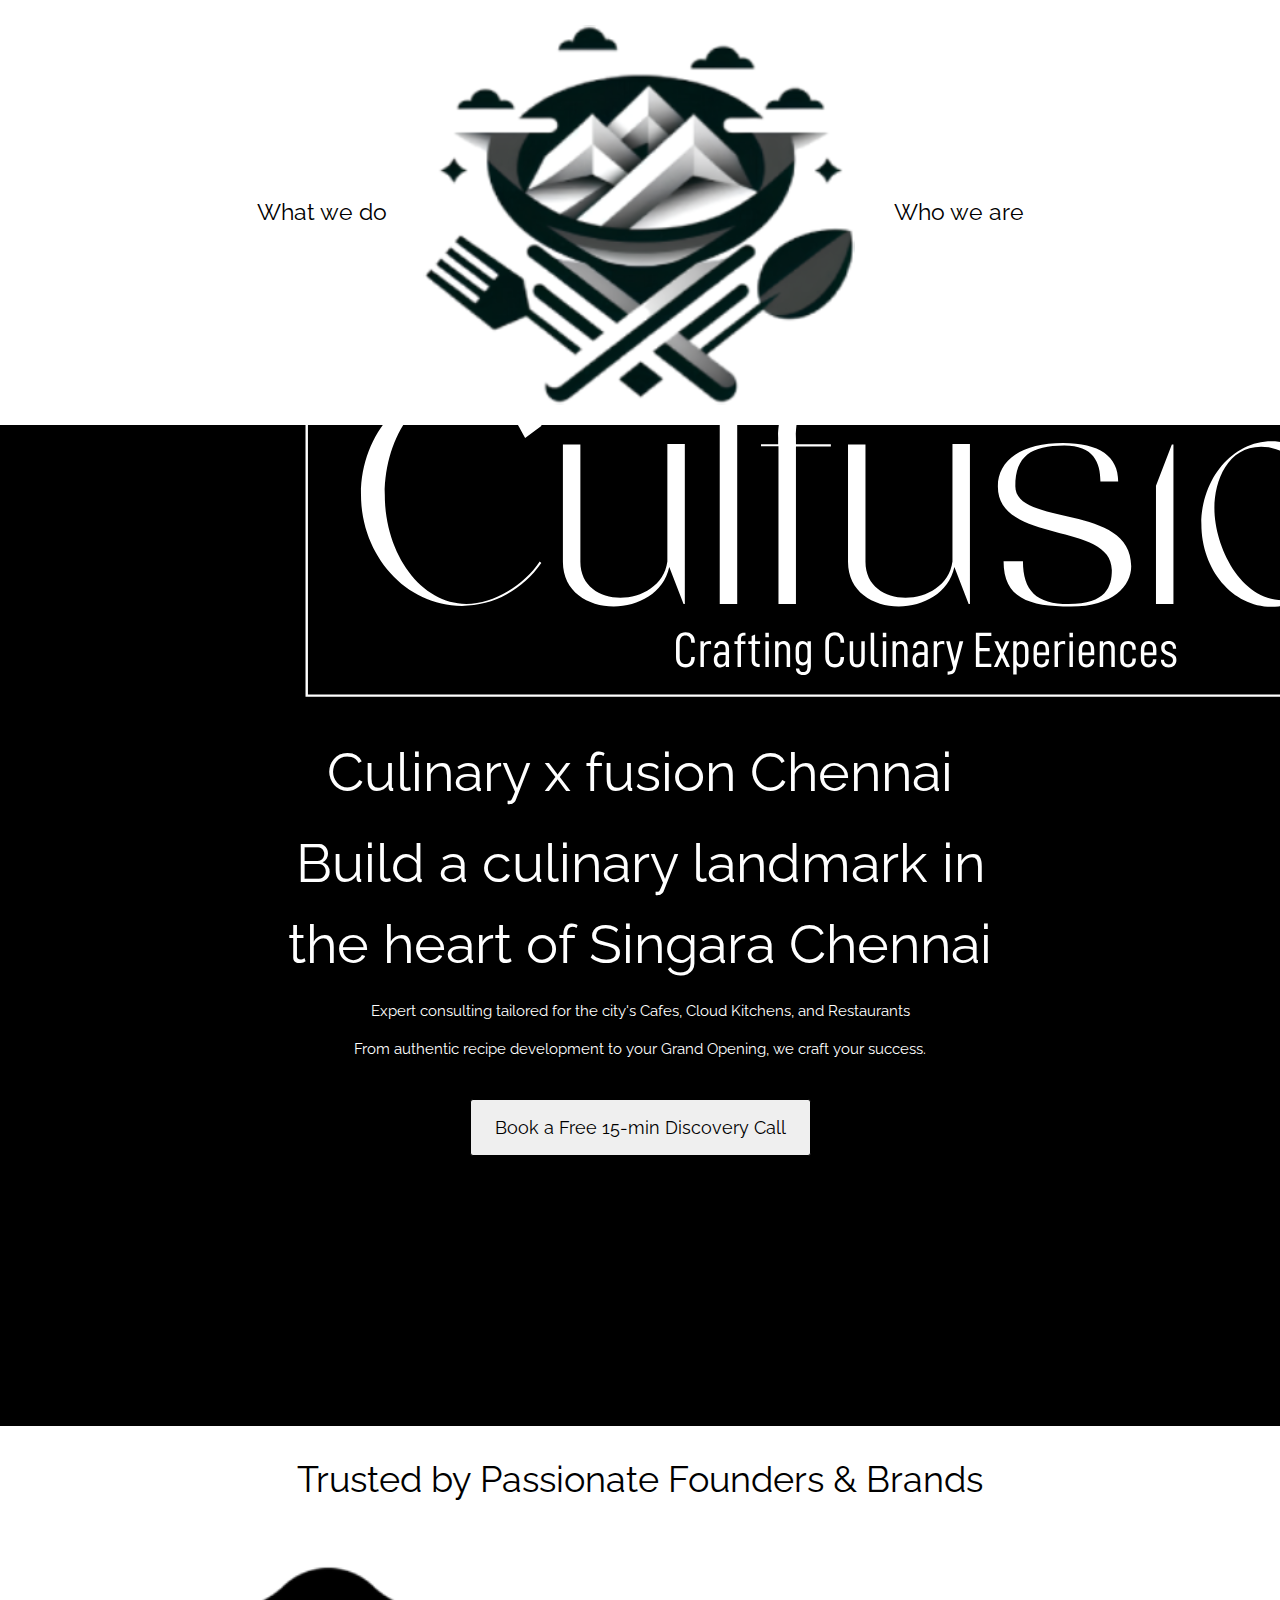
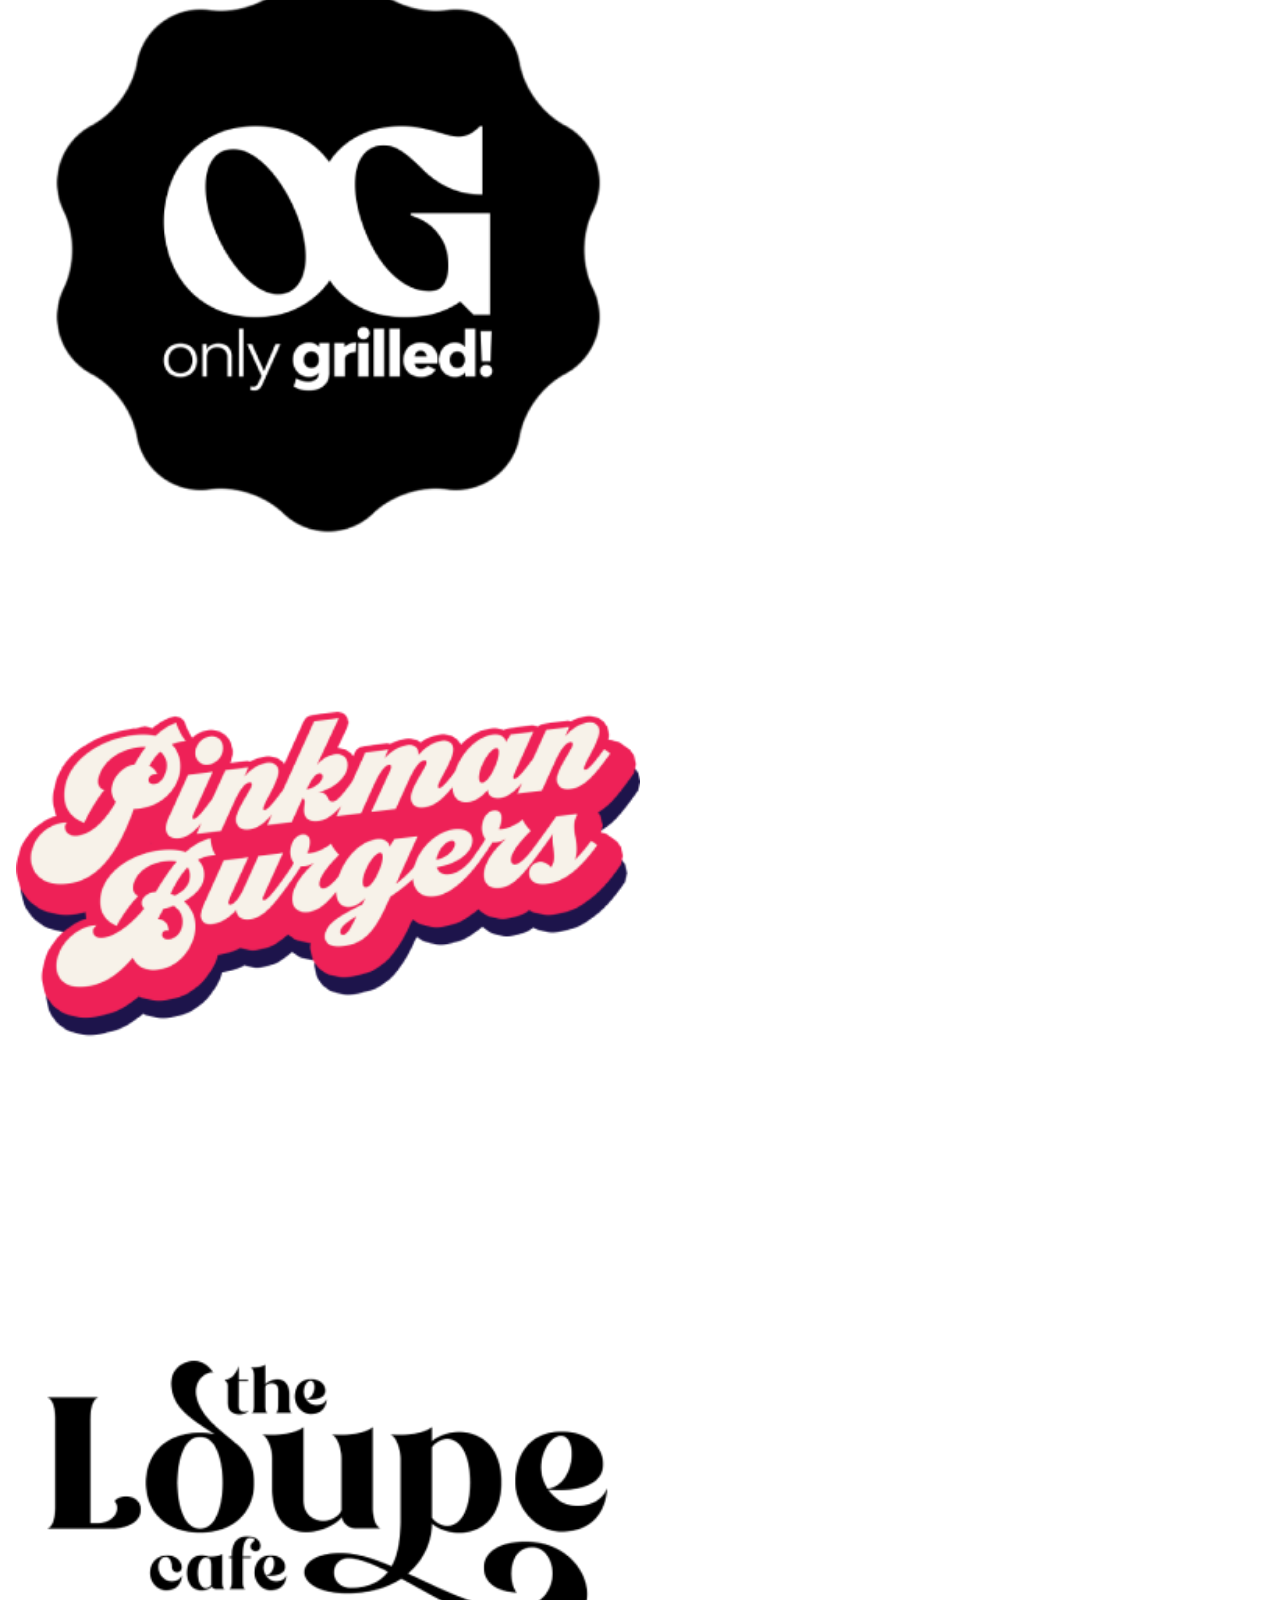
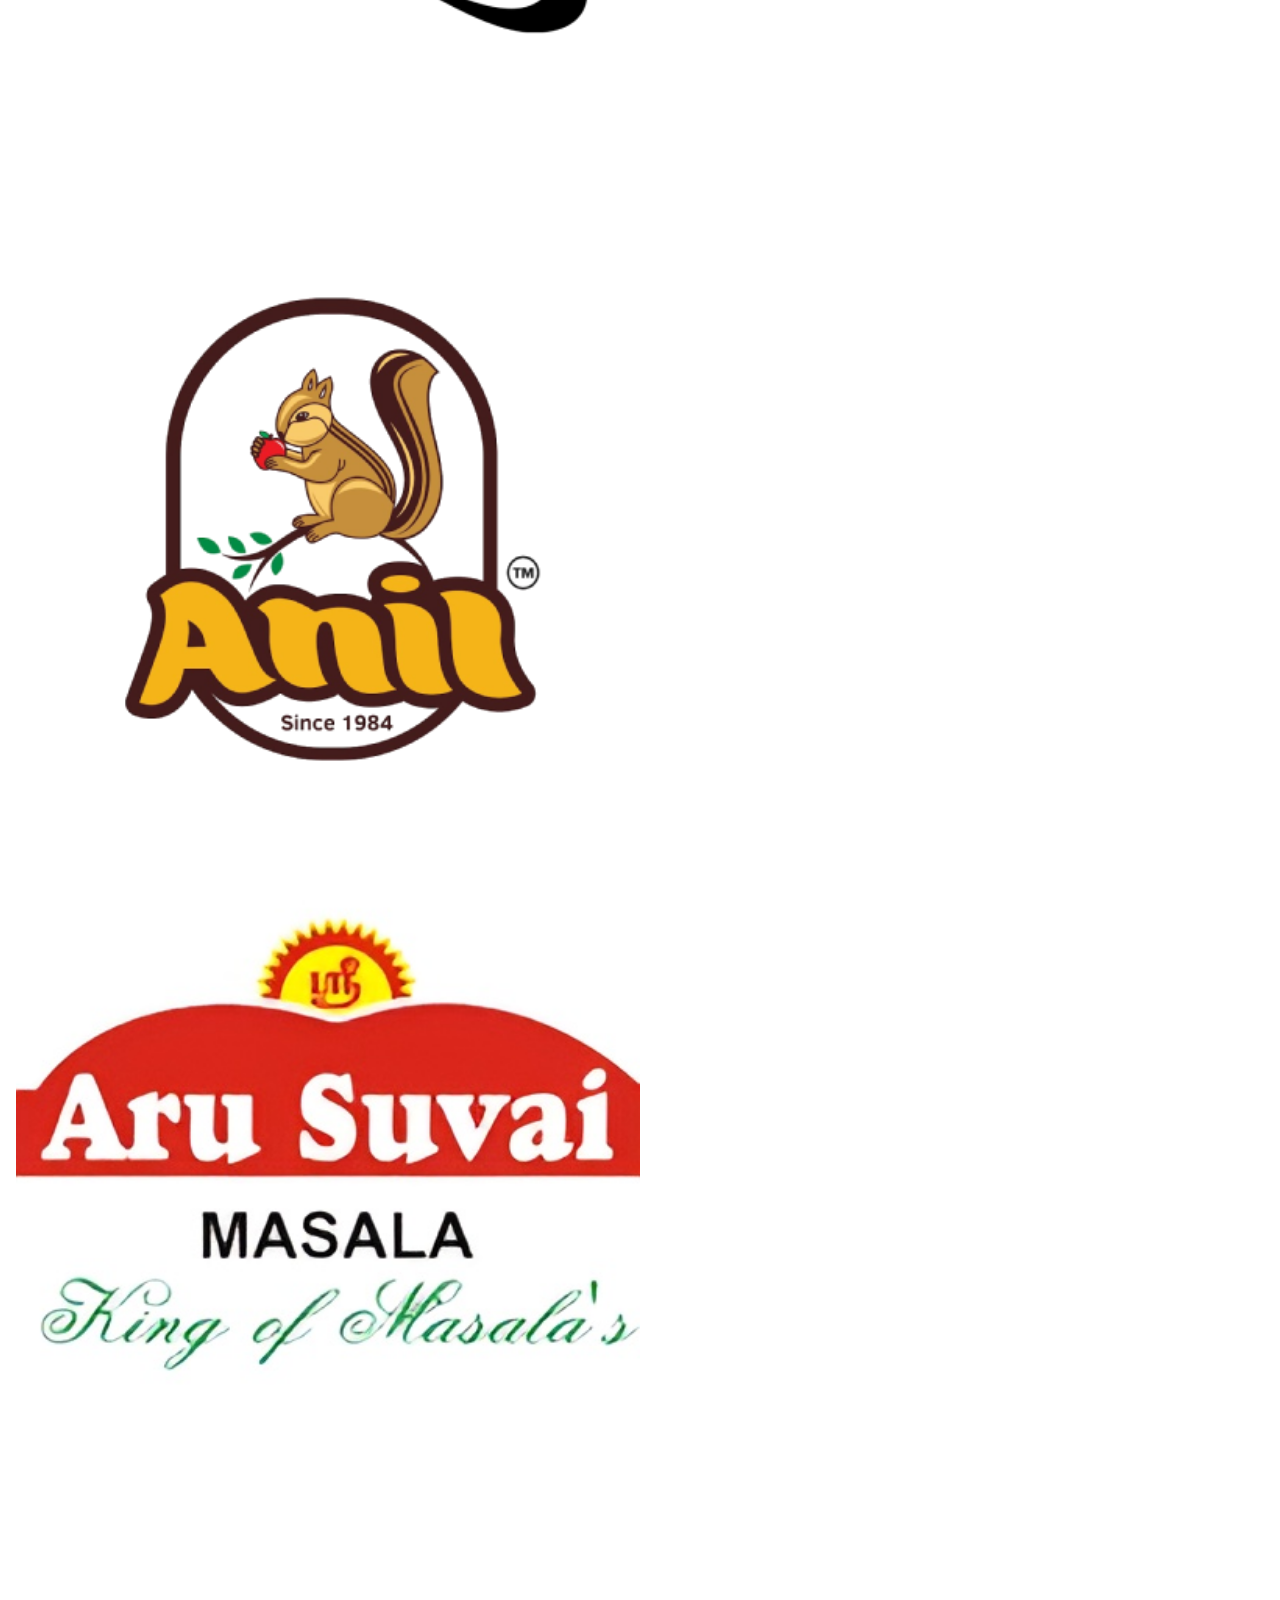
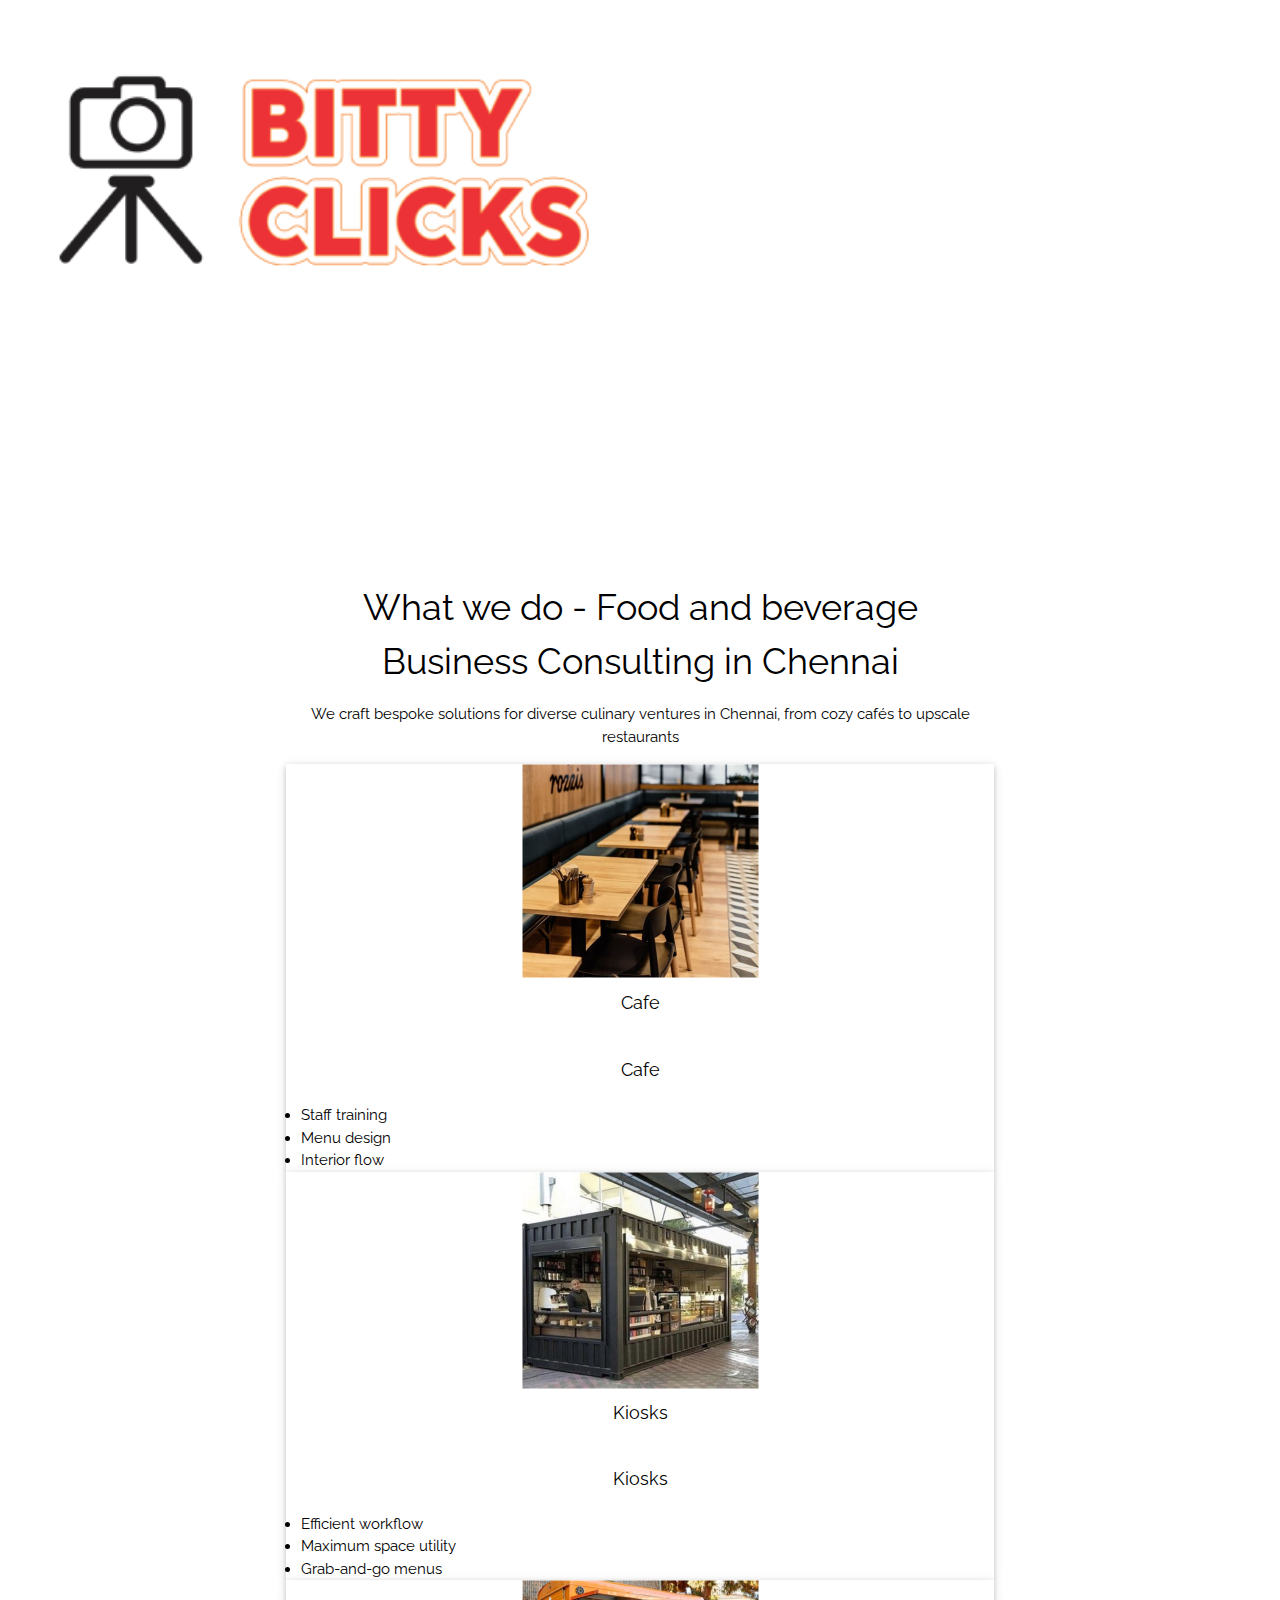
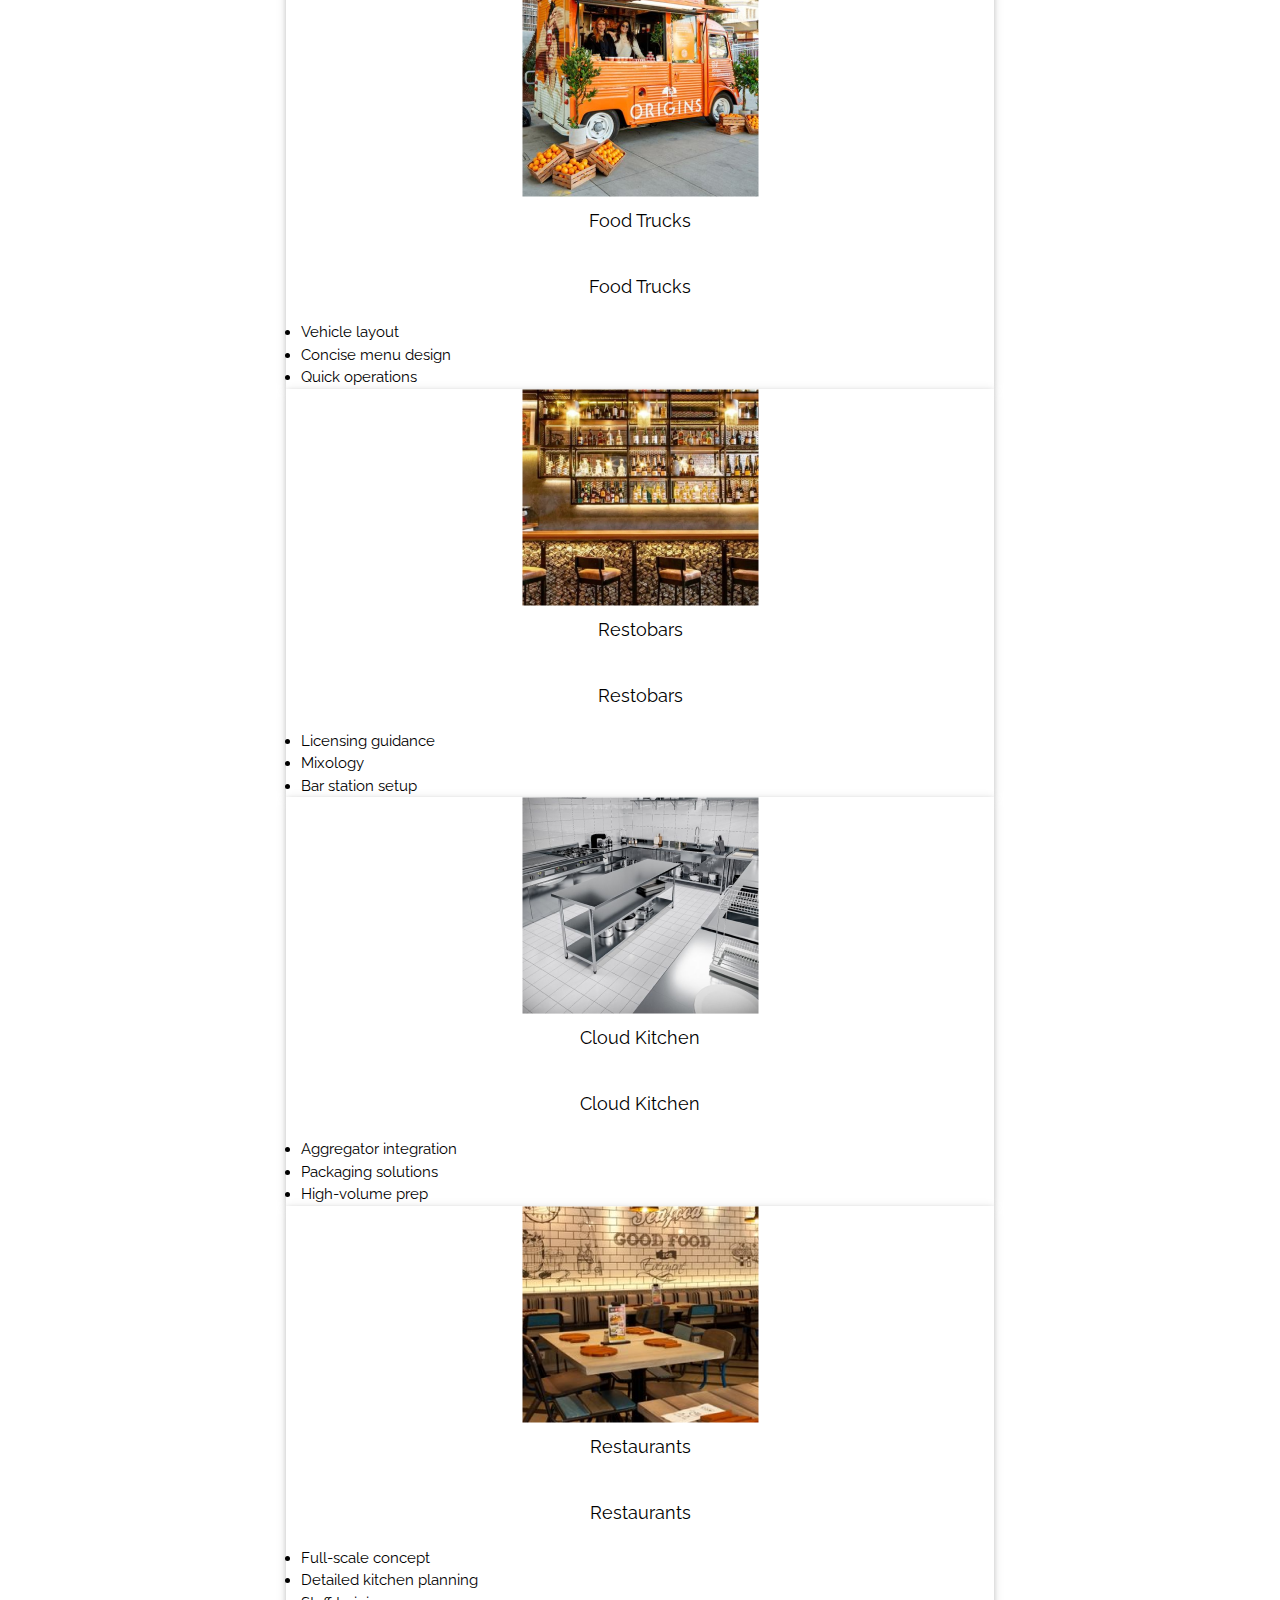
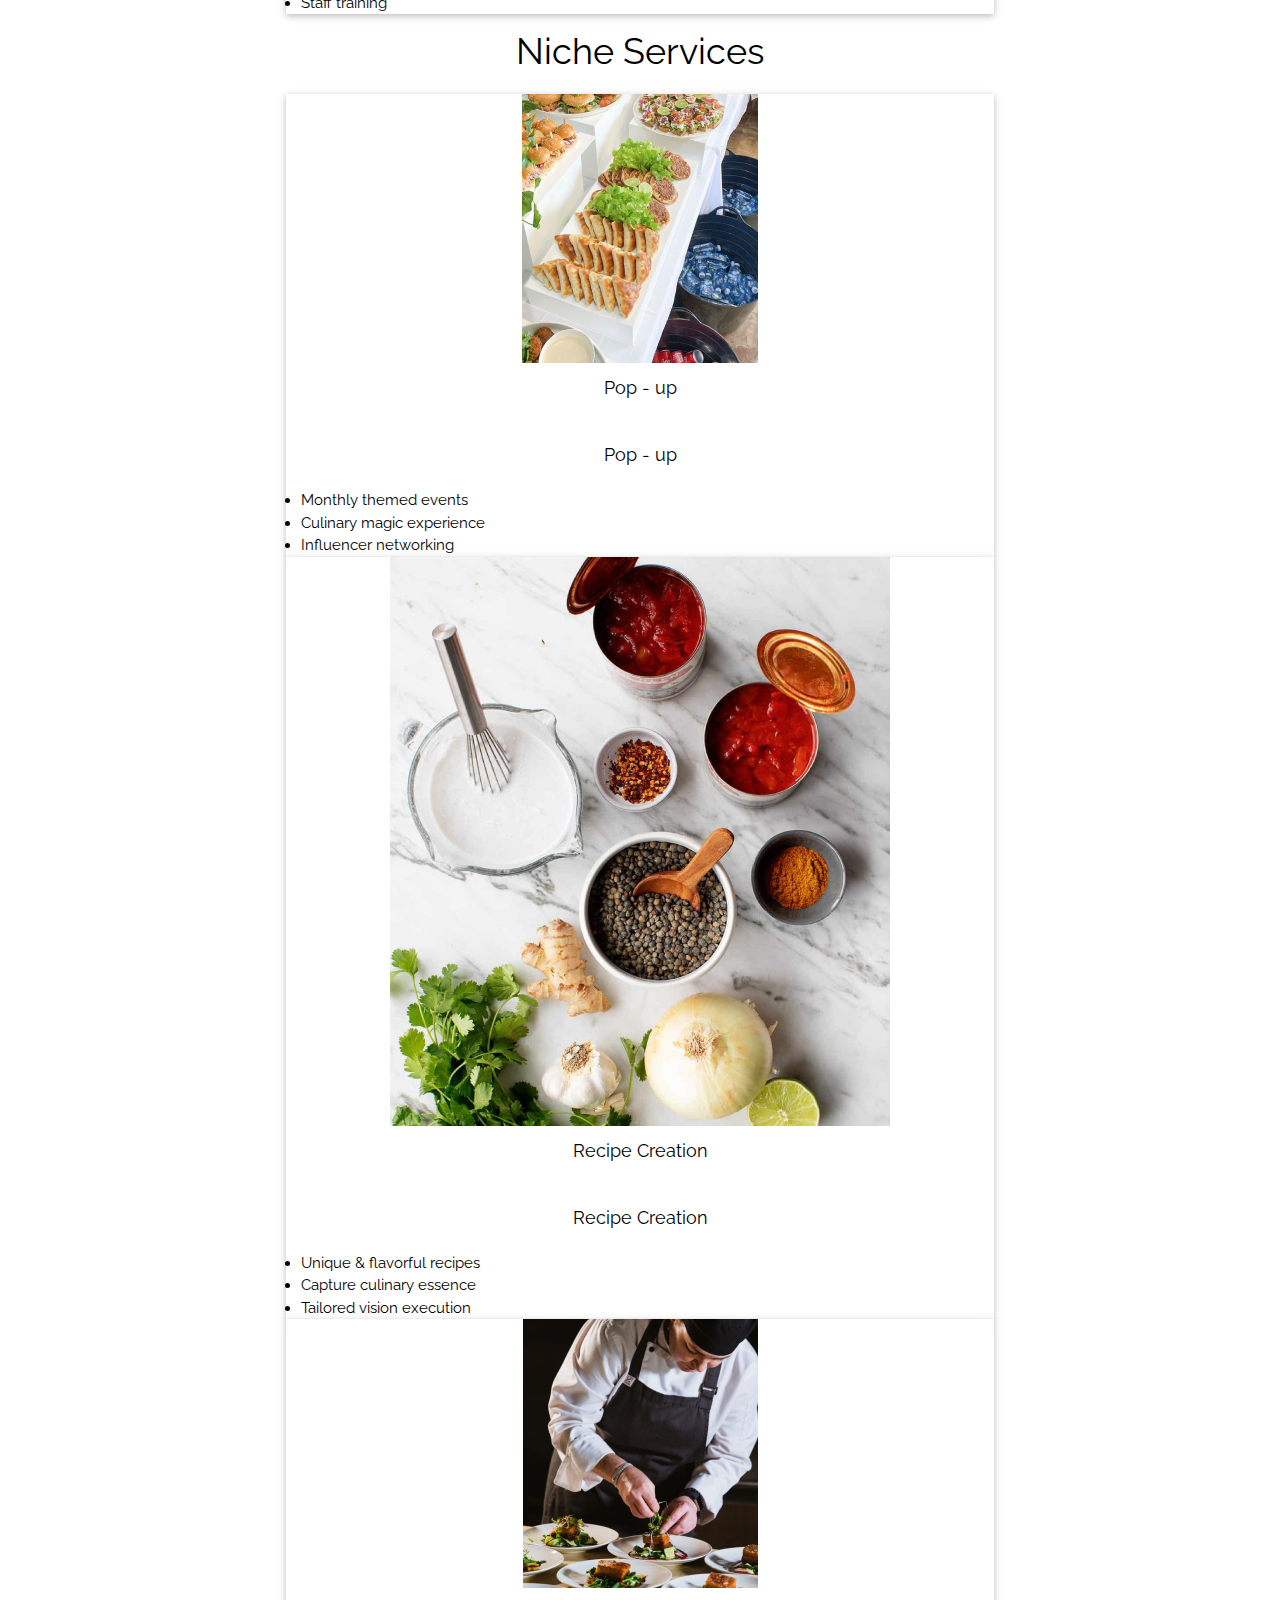
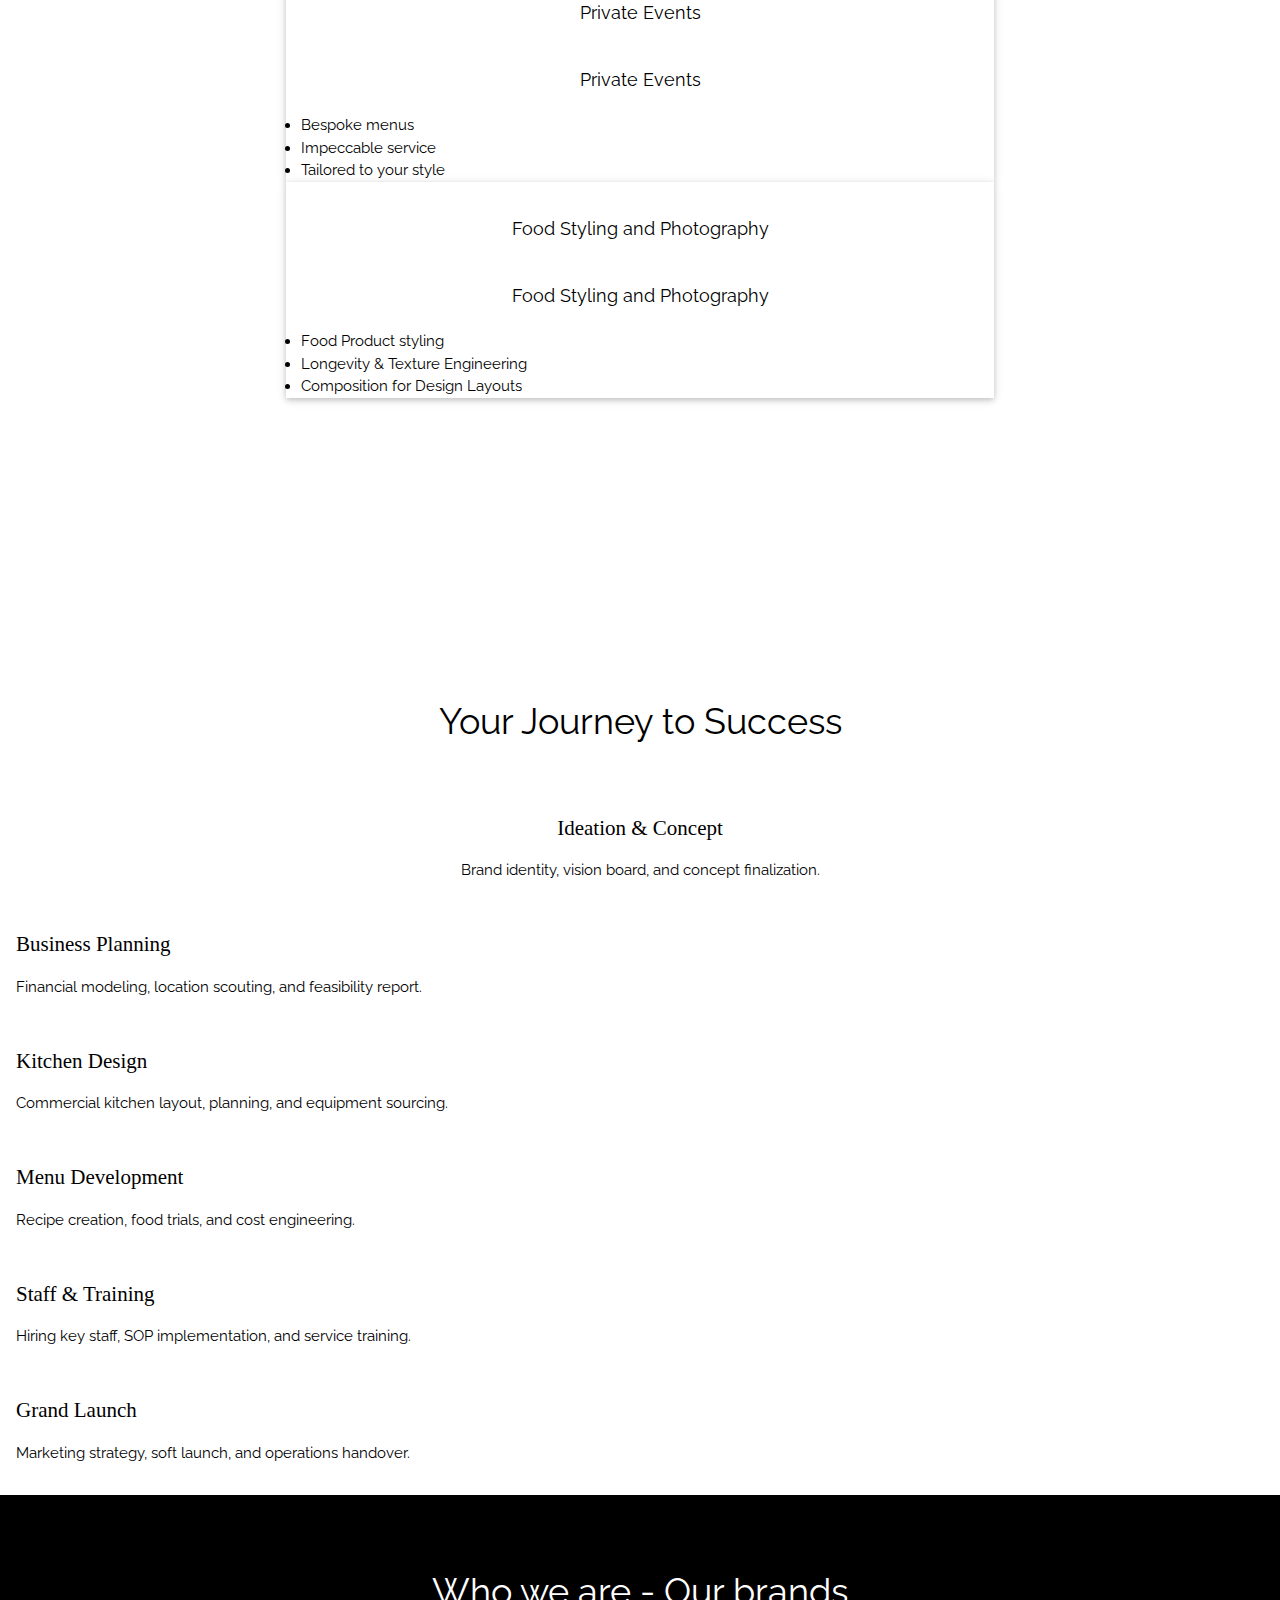
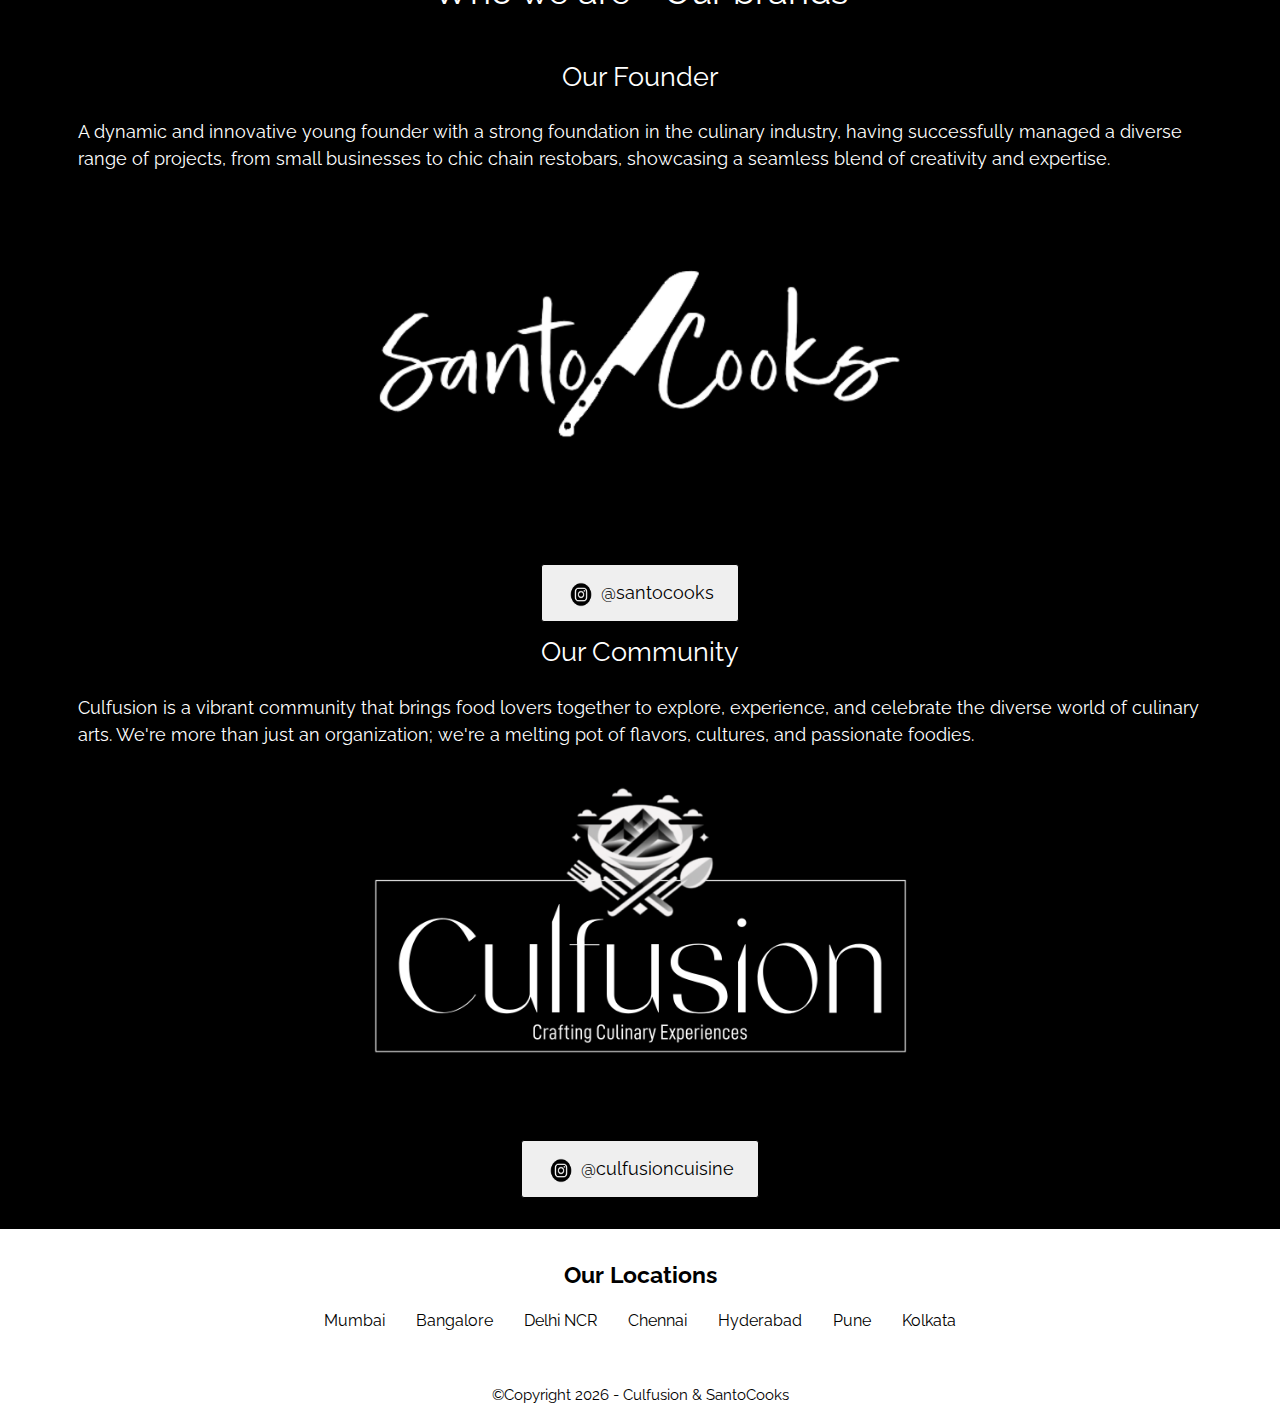
<file: location/chennai.html>
<!DOCTYPE html>
<html lang="en">

<head>
    <!-- Google tag (gtag.js) -->
    <script async src="https://www.googletagmanager.com/gtag/js?id=G-WT3BSGK681"></script>
    <script>
        window.dataLayer = window.dataLayer || [];
        function gtag() { dataLayer.push(arguments); }
        gtag('js', new Date());

        gtag('config', 'G-WT3BSGK681');
    </script>

    <script>
        document.addEventListener('DOMContentLoaded', function () {
            const navLinks = document.querySelectorAll('.w3-button.text24');

            navLinks.forEach(link => {
                link.addEventListener('click', function () {
                    // Remove 'selected' class from all links
                    navLinks.forEach(item => item.classList.remove('selected'));

                    // Add 'selected' class to the clicked link
                    this.classList.add('selected');
                });
            });
        });
    </script>
    <script type="text/javascript">
        (function (c, l, a, r, i, t, y) {
            c[a] = c[a] || function () { (c[a].q = c[a].q || []).push(arguments) };
            t = l.createElement(r); t.async = 1; t.src = "https://www.clarity.ms/tag/" + i;
            y = l.getElementsByTagName(r)[0]; y.parentNode.insertBefore(t, y);
        })(window, document, "clarity", "script", "tb2zw4yjtg");
    </script>
    <link rel="icon" type="image/png" href="../static/img/favicon.png" />
    <meta name="viewport" content="width=device-width, initial-scale=1">

    <title>Food and beverage business consultants in Chennai</title>
    <meta name="description"
        content="Culfusion is Chennai’s premier restaurant and food consulting firm. We bring your hospitality business dream to life in Chennai with expert support in recipe development, kitchen setup, and staff training.">
    <meta name="robots" content="follow, index, max-snippet:-1, max-video-preview:-1, max-image-preview:large">
    <meta charset="UTF-8">

    <!-- Canonical URL -->
    <link rel="canonical" href="https://www.culfusion.com/location/chennai.html">

    <!-- Hreflang for India targeting -->
    <link rel="alternate" hreflang="en-in" href="https://www.culfusion.com/location/chennai.html">
    <link rel="alternate" hreflang="en" href="https://www.culfusion.com/location/chennai.html">
    <link rel="alternate" hreflang="x-default" href="https://www.culfusion.com/location/chennai.html">

    <!-- Open Graph Tags (for Facebook, LinkedIn, WhatsApp) -->
    <meta property="og:type" content="website">
    <meta property="og:url" content="https://www.culfusion.com/location/chennai.html">
    <meta property="og:title" content="Culfusion - Premier Food & Beverage Business Consultants in Chennai">
    <meta property="og:description"
        content="Turn your culinary dreams into a perfect business in Chennai. Expert consulting for Cafes, Cloud Kitchens, Restaurants, and Food Trucks across Chennai.">
    <meta property="og:image" content="https://www.culfusion.com/static/img/Logo.png">
    <meta property="og:image:width" content="1200">
    <meta property="og:image:height" content="630">
    <meta property="og:locale" content="en_IN">
    <meta property="og:site_name" content="Culfusion">

    <!-- Twitter Card Tags -->
    <meta name="twitter:card" content="summary_large_image">
    <meta name="twitter:url" content="https://www.culfusion.com/location/chennai.html">
    <meta name="twitter:title" content="Culfusion - Premier Food & Beverage Business Consultants in Chennai">
    <meta name="twitter:description"
        content="Turn your culinary dreams into a perfect business in Chennai. Expert consulting for Cafes, Cloud Kitchens, Restaurants, and Food Trucks across Chennai.">
    <meta name="twitter:image" content="https://www.culfusion.com/static/img/Logo.png">

    <!-- Additional SEO Meta Tags -->
    <meta name="author" content="Culfusion">
    <meta name="geo.region" content="IN-TN">
    <meta name="geo.placename" content="Chennai">
    <meta name="keywords"
        content="restaurant consultant Chennai, food business consultant Chennai, cafe setup Chennai, cloud kitchen consultant Chennai, restaurant staff training Chennai, kitchen design Chennai, menu development Chennai">

    <!-- JSON-LD Structured Data for LocalBusiness -->
    <script type="application/ld+json">
  {
    "@context": "https://schema.org",
    "@type": "ProfessionalService",
    "name": "Culfusion Chennai",
    "alternateName": "Culfusion Food & Beverage Consultants Chennai",
    "url": "https://www.culfusion.com/location/chennai.html",
    "logo": "https://www.culfusion.com/static/img/Logo.png",
    "image": "https://www.culfusion.com/static/img/Logo.png",
    "description": "Chennai's premier restaurant and food consulting firm. We bring your hospitality business dream to life in Chennai with expert support in recipe development, kitchen setup, staff training, and overall business development.",
    "telephone": "+91-6382438585",
    "priceRange": "$$",
    "address": {
      "@type": "PostalAddress",
      "addressLocality": "Chennai",
      "addressRegion": "Tamil Nadu",
      "addressCountry": "IN"
    },
    "areaServed": {
      "@type": "City",
      "name": "Chennai"
    },
    "serviceType": [
      "Restaurant Consulting",
      "Cafe Setup Consulting",
      "Cloud Kitchen Consulting",
      "Food Truck Business Consulting",
      "Menu Development",
      "Kitchen Design",
      "Staff Training",
      "Recipe Development"
    ],
    "sameAs": [
      "https://www.instagram.com/culfusioncuisine/",
      "https://www.instagram.com/santocooks/"
    ]
  }
  </script>

    <link rel="stylesheet" href="https://www.w3schools.com/w3css/4/w3.css">

    <link rel="stylesheet" href="https://fonts.googleapis.com/css?family=Raleway">
    <link rel="stylesheet" href="https://cdnjs.cloudflare.com/ajax/libs/font-awesome/4.7.0/css/font-awesome.min.css">

    <link rel="stylesheet" type="text/css" href="../static/css/style.css">



</head>


<body>

    <!-- Navbar (sit on top) -->
    <div class="w3-top">
        <div class="w3-center w3-white w3-padding-large" id="myNavbar">

            <a href="#Services" class=" w3-button text24" style="font-size: 2.5vh;">What we do</a>

            <div class="w3-button" id="topbarimgcontainer">
                <a href="../index.html">
                    <img src="../static/img/Logo.png"
                        alt="Culfusion - Restaurant and Food Business Consulting Services in Chennai">
                </a>
            </div>

            <a href="#About" class=" w3-button text24" style="font-size: 2.5vh;">Who we are</a>

        </div>
    </div>

    <!-- Homepage -->
    <div class="w3-container w3-black blackbgimg" style="min-height:100dvh;" id="home">
        <div class="center">

            <div class="w3-center flexcontainer floating" id="logoimgcontainer">
                <img src="../static/img/Logopartial.png"
                    alt="Culfusion Food and Beverage Business Consultants Chennai Logo">
            </div>

            <h1 class="w3-center largetext70 w3-text-white" style="font-size: 6vh;">Culinary x fusion Chennai</h1>
            <h2 class="w3-center largetext70 w3-text-white" style="font-size: 6vh;">Build a culinary landmark in the
                heart of Singara Chennai</h2>

            <p class="text24 w3-center w3-text-white">Expert consulting tailored for the city's Cafes, Cloud Kitchens,
                and Restaurants</p>
            <p class="text24 w3-center w3-text-white">From authentic recipe development to your Grand Opening, we craft
                your success.
            </p>

            <div class="w3-padding-top-24" style="text-align: center;">
                <a href="https://wa.me/916382438585" target="_blank">
                    <button class="btn">Book a Free 15-min Discovery Call</button>
                </a>
            </div>

        </div>
    </div>

    <!-- Our Clients -->
    <div class="w3-container w3-white" style="padding: 16px 16px" id="Process">
        <h2 class="w3-center text24" style="font-size: 4vh; margin-bottom: 32px;">Trusted by Passionate Founders &
            Brands
        </h2>
        <div class="flexcontainer"
            style="max-width: 1600px; margin: 0 auto; justify-content: space-between; flex-wrap: wrap; gap: 25px;">

            <div class="process-step" style="min-width: 130px;">
                <img src="../static/img/Partner_Logo_1.png"
                    alt="Restaurant Client Partner - Food Business Consulting Success Story" style="width: 50%;"
                    loading="lazy">
            </div>

            <div class="process-step" style="min-width: 130px;">
                <img src="../static/img/Partner_Logo_2.png" alt="Cloud Kitchen Client Partner - F&B Consulting Services"
                    style="width: 50%;" loading="lazy">
            </div>

            <div class="process-step" style="min-width: 130px;">
                <img src="../static/img/Partner_Logo_3.png" alt="Cafe Business Partner - Food Consulting Client Success"
                    style="width: 50%;" loading="lazy">
            </div>

            <div class="process-step" style="min-width: 130px;">
                <img src="../static/img/Partner_Logo_4.png" alt="Food Truck Business Partner - Mobile Food Consulting"
                    style="width: 50%;" loading="lazy">
            </div>

            <div class="process-step" style="min-width: 130px;">
                <img src="../static/img/Partner_Logo_5.png"
                    alt="Restobar Client Partner - Restaurant Consulting Services" style="width: 50%;" loading="lazy">
            </div>

            <div class="process-step" style="min-width: 130px;">
                <img src="../static/img/Partner_Logo_6.png"
                    alt="Kiosk Business Partner - Food Business Setup Consulting" style="width: 50%;" loading="lazy">
            </div>


        </div>
    </div>




    <!-- what we do -->
    <div class="w3-container w3-white whitebgimg" style="min-height:100dvh;" id="Services">
        <div class="center" style="padding-top: 8vh;">

            <h2 class="w3-center text24 w3-text-black" style="font-size: 4vh;">What we do - Food and beverage Business
                Consulting in Chennai</h2>

            <p class="text24 w3-center w3-text-black">We craft bespoke solutions for diverse culinary ventures in
                Chennai, from cozy
                cafés to upscale restaurants</p>

            <!-- F&B Buisness consulting -->
            <!-- F&B Buisness consulting -->
            <div class="flexcontainer w3-center w3-margin-top">

                <div class="flexitem flip-card-container">
                    <div class="flip-card-inner w3-card">
                        <div class="flip-card-front w3-white">
                            <img src="../static/img/Cafe.png"
                                alt="Cafe Business Consulting Chennai - Menu Design, Staff Training, Interior Setup"
                                loading="lazy">
                            <p class="text24"
                                style="padding-bottom: 11px; padding-top: 11px; margin-top: 0; font-size: 2vh;">Cafe</p>
                        </div>
                        <div class="flip-card-back w3-white">
                            <h4 class="text24"
                                style="padding-bottom: 11px; padding-top: 11px; margin-top: 0; font-size: 2vh; font-weight: normal;">
                                Cafe</h4>
                            <ul class="text24" style="padding: 0 15px; margin: 0; text-align: left;">
                                <li>Staff training</li>
                                <li>Menu design</li>
                                <li>Interior flow</li>
                            </ul>
                        </div>
                    </div>
                </div>

                <div class="flexitem flip-card-container">
                    <div class="flip-card-inner w3-card">
                        <div class="flip-card-front w3-white">
                            <img src="../static/img/Kiosks.png"
                                alt="Food Kiosk Business Consulting Chennai - Setup and Operations Management"
                                loading="lazy">
                            <p class="text24"
                                style="padding-bottom: 10px; padding-top: 10px; margin-top: 0; font-size: 2vh;">Kiosks
                            </p>
                        </div>
                        <div class="flip-card-back w3-white">
                            <h4 class="text24"
                                style="padding-bottom: 11px; padding-top: 11px; margin-top: 0; font-size: 2vh; font-weight: normal;">
                                Kiosks</h4>
                            <ul class="text24" style="padding: 0 15px; margin: 0; text-align: left;">
                                <li>Efficient workflow</li>
                                <li>Maximum space utility</li>
                                <li>Grab-and-go menus</li>
                            </ul>
                        </div>
                    </div>
                </div>

                <div class="flexitem flip-card-container">
                    <div class="flip-card-inner w3-card">
                        <div class="flip-card-front w3-white">
                            <img src="../static/img/Food Trucks.png"
                                alt="Food Truck Business Consulting Chennai - Mobile Kitchen Setup and Menu Planning"
                                loading="lazy">
                            <p class="text24"
                                style="padding-bottom: 10px; padding-top: 10px; margin-top: 0; font-size: 2vh;">Food
                                Trucks</p>
                        </div>
                        <div class="flip-card-back w3-white">
                            <h4 class="text24"
                                style="padding-bottom: 11px; padding-top: 11px; margin-top: 0; font-size: 2vh; font-weight: normal;">
                                Food Trucks</h4>
                            <ul class="text24" style="padding: 0 15px; margin: 0; text-align: left;">
                                <li>Vehicle layout</li>
                                <li>Concise menu design</li>
                                <li>Quick operations</li>
                            </ul>
                        </div>
                    </div>
                </div>

                <div class="flexitem flip-card-container">
                    <div class="flip-card-inner w3-card">
                        <div class="flip-card-front w3-white">
                            <img src="../static/img/Restobars.png"
                                alt="Restobar Consulting Services Chennai - Bar Setup, Mixology, Licensing for Restaurants"
                                loading="lazy">
                            <p class="text24"
                                style="padding-bottom: 10px; padding-top: 10px; margin-top: 0; font-size: 2vh;">
                                Restobars
                            </p>
                        </div>
                        <div class="flip-card-back w3-white">
                            <h4 class="text24"
                                style="padding-bottom: 11px; padding-top: 11px; margin-top: 0; font-size: 2vh; font-weight: normal;">
                                Restobars</h4>
                            <ul class="text24" style="padding: 0 15px; margin: 0; text-align: left;">
                                <li>Licensing guidance</li>
                                <li>Mixology</li>
                                <li>Bar station setup</li>
                            </ul>
                        </div>
                    </div>
                </div>

                <div class="flexitem flip-card-container">
                    <div class="flip-card-inner w3-card">
                        <div class="flip-card-front w3-white">
                            <img src="../static/img/Cloud Kitchen.png"
                                alt="Cloud Kitchen Consulting Chennai - Delivery Business Setup and Packaging Solutions"
                                loading="lazy">
                            <p class="text24"
                                style="padding-bottom: 10px; padding-top: 10px; margin-top: 0; font-size: 2vh;">Cloud
                                Kitchen</p>
                        </div>
                        <div class="flip-card-back w3-white">
                            <h4 class="text24"
                                style="padding-bottom: 11px; padding-top: 11px; margin-top: 0; font-size: 2vh; font-weight: normal;">
                                Cloud Kitchen</h4>
                            <ul class="text24" style="padding: 0 15px; margin: 0; text-align: left;">
                                <li>Aggregator integration</li>
                                <li>Packaging solutions</li>
                                <li>High-volume prep</li>
                            </ul>
                        </div>
                    </div>
                </div>

                <div class="flexitem flip-card-container">
                    <div class="flip-card-inner w3-card">
                        <div class="flip-card-front w3-white">
                            <img src="../static/img/Restaurant.png"
                                alt="Restaurant Business Consulting Chennai - Full-Scale Kitchen Planning and Staff Training"
                                loading="lazy">
                            <p class="text24"
                                style="padding-bottom: 10px; padding-top: 10px; margin-top: 0; font-size: 2vh;">
                                Restaurants</p>
                        </div>
                        <div class="flip-card-back w3-white">
                            <h4 class="text24"
                                style="padding-bottom: 11px; padding-top: 11px; margin-top: 0; font-size: 2vh; font-weight: normal;">
                                Restaurants</h4>
                            <ul class="text24" style="padding: 0 15px; margin: 0; text-align: left;">
                                <li>Full-scale concept</li>
                                <li>Detailed kitchen planning</li>
                                <li>Staff training</li>
                            </ul>
                        </div>
                    </div>
                </div>

            </div>

            <h2 class="w3-center text24 w3-text-black" style="font-size: 4vh;">Niche Services</h2>

            <!-- Pop-ups, Recipe Creation and Private Caterings -->
            <div class="flexcontainer niche-services-container w3-center w3-margin-top">

                <div class="flexitem flip-card-container">
                    <div class="flip-card-inner w3-card">
                        <div class="flip-card-front w3-white">
                            <img src="../static/img/Pop ups.png"
                                alt="Food Pop-up Event Consulting Chennai - Culinary Experience and Event Planning"
                                loading="lazy">
                            <p class="text24"
                                style="padding-bottom: 11px; padding-top: 11px; margin-top: 0; font-size: 2vh;">Pop - up
                            </p>
                        </div>
                        <div class="flip-card-back w3-white">
                            <h4 class="text24"
                                style="padding-bottom: 11px; padding-top: 11px; margin-top: 0; font-size: 2vh; font-weight: normal;">
                                Pop
                                - up</h4>
                            <ul class="text24" style="padding: 0 15px; margin: 0; text-align: left;">
                                <li>Monthly themed events</li>
                                <li>Culinary magic experience</li>
                                <li>Influencer networking</li>
                            </ul>
                        </div>
                    </div>
                </div>

                <div class="flexitem flip-card-container">
                    <div class="flip-card-inner w3-card">
                        <div class="flip-card-front w3-white">
                            <img src="../static/img/Recpies.jpg"
                                alt="Recipe Development and Menu Creation Services for Chennai Food Businesses"
                                loading="lazy">
                            <p class="text24"
                                style="padding-bottom: 11px; padding-top: 11px; margin-top: 0; font-size: 2vh;">Recipe
                                Creation</p>
                        </div>
                        <div class="flip-card-back w3-white">
                            <h4 class="text24"
                                style="padding-bottom: 11px; padding-top: 11px; margin-top: 0; font-size: 2vh; font-weight: normal;">
                                Recipe Creation</h4>
                            <ul class="text24" style="padding: 0 15px; margin: 0; text-align: left;">
                                <li>Unique & flavorful recipes</li>
                                <li>Capture culinary essence</li>
                                <li>Tailored vision execution</li>
                            </ul>
                        </div>
                    </div>
                </div>

                <div class="flexitem flip-card-container">
                    <div class="flip-card-inner w3-card">
                        <div class="flip-card-front w3-white">
                            <img src="../static/img/Catering.png"
                                alt="Private Event Catering Consulting Chennai - Bespoke Menus and Service Planning"
                                loading="lazy">
                            <p class="text24"
                                style="padding-bottom: 11px; padding-top: 11px; margin-top: 0; font-size: 2vh;">Private
                                Events</p>
                        </div>
                        <div class="flip-card-back w3-white">
                            <h4 class="text24"
                                style="padding-bottom: 11px; padding-top: 11px; margin-top: 0; font-size: 2vh; font-weight: normal;">
                                Private Events</h4>
                            <ul class="text24" style="padding: 0 15px; margin: 0; text-align: left;">
                                <li>Bespoke menus</li>
                                <li>Impeccable service</li>
                                <li>Tailored to your style</li>
                            </ul>
                        </div>
                    </div>
                </div>

                <div class="flexitem flip-card-container">
                    <div class="flip-card-inner w3-card">
                        <div class="flip-card-front w3-white">
                            <img src="../static/img/Foodstyling.png"
                                alt="Food Styling and Photography Chennai for commercial advertisement and packaging"
                                loading="lazy">
                            <p class="text24"
                                style="padding-bottom: 11px; padding-top: 11px; margin-top: 0; font-size: 2vh;">Food
                                Styling and Photography</p>
                        </div>
                        <div class="flip-card-back w3-white">
                            <h4 class="text24"
                                style="padding-bottom: 11px; padding-top: 11px; margin-top: 0; font-size: 2vh; font-weight: normal;">
                                Food Styling and Photography</h4>
                            <ul class="text24" style="padding: 0 15px; margin: 0; text-align: left;">
                                <li>Food Product styling</li>
                                <li>Longevity & Texture Engineering</li>
                                <li>Composition for Design Layouts</li>
                            </ul>
                        </div>
                    </div>
                </div>

            </div>
        </div>
    </div>

    <!-- Process Roadmap -->
    <div class="w3-container w3-white" style="padding: 16px 16px" id="Process">
        <h2 class="w3-center text24" style="font-size: 4vh; margin-bottom: 32px;">Your Journey to Success
        </h2>
        <div class="flexcontainer"
            style="max-width: 1600px; margin: 0 auto; justify-content: space-evenly; flex-wrap: wrap; gap: 20px;">

            <div class="process-step" style="min-width: 150px; text-align: center;">
                <img src="../static/img/Process_1.png"
                    alt="Restaurant Concept Development Chennai - Brand Identity and Vision Board"
                    style="width: 50px; height: auto; margin-bottom: 15px;" loading="lazy">
                <h4 style="font-family: 'Cormorant', serif; font-size: 1.4rem; margin-top: 10px;">Ideation & Concept
                </h4>
                <p>Brand identity, vision board, and concept finalization.</p>
            </div>

            <div class="process-step" style="min-width: 150px;">
                <img src="../static/img/Process_2.png"
                    alt="Food Business Planning Chennai - Financial Modeling and Location Scouting"
                    style="width: 50px; height: auto; margin-bottom: 15px;" loading="lazy">
                <h4 style="font-family: 'Cormorant', serif; font-size: 1.4rem; margin-top: 10px;">Business Planning</h4>
                <p>Financial modeling, location scouting, and feasibility report.</p>
            </div>

            <div class="process-step" style="min-width: 150px;">
                <img src="../static/img/Process_3_1.png"
                    alt="Commercial Kitchen Design Chennai - Layout Planning and Equipment Sourcing"
                    style="width: 50px; height: auto; margin-bottom: 15px;" loading="lazy">
                <h4 style="font-family: 'Cormorant', serif; font-size: 1.4rem; margin-top: 10px;">Kitchen Design</h4>
                <p>Commercial kitchen layout, planning, and equipment sourcing.</p>
            </div>

            <div class="process-step" style="min-width: 150px;">
                <img src="../static/img/Process_4.png"
                    alt="Restaurant Menu Development Chennai - Recipe Creation and Cost Engineering"
                    style="width: 50px; height: auto; margin-bottom: 15px;" loading="lazy">
                <h4 style="font-family: 'Cormorant', serif; font-size: 1.4rem; margin-top: 10px;">Menu Development</h4>
                <p>Recipe creation, food trials, and cost engineering.</p>
            </div>

            <div class="process-step" style="min-width: 150px;">
                <img src="../static/img/Process_5.png"
                    alt="Restaurant Staff Training Chennai - Hiring and SOP Implementation Services"
                    style="width: 50px; height: auto; margin-bottom: 15px;" loading="lazy">
                <h4 style="font-family: 'Cormorant', serif; font-size: 1.4rem; margin-top: 10px;">Staff & Training</h4>
                <p>Hiring key staff, SOP implementation, and service training.</p>
            </div>

            <div class="process-step" style="min-width: 150px;">
                <img src="../static/img/Process_6.png"
                    alt="Restaurant Grand Opening Chennai - Marketing Strategy and Launch Support"
                    style="width: 50px; height: auto; margin-bottom: 15px;" loading="lazy">
                <h4 style="font-family: 'Cormorant', serif; font-size: 1.4rem; margin-top: 10px;">Grand Launch</h4>
                <p>Marketing strategy, soft launch, and operations handover.</p>
            </div>

        </div>
    </div>

    <!-- who we are -->
    <div class="w3-container w3-black blackbgimg" style="min-height:100dvh;" id="About">
        <div class="center" style=" align-content: center; padding: 2.5%; padding-left: 5%; padding-right: 5%;">

            <h2 class="w3-center text24 w3-text-white" style="font-size: 4vh; padding-top: 5%; padding: 2.5%;">Who we
                are -
                Our brands</h2>

            <div class="servicecontainer1">

                <!-- Founder & santoCooks -->
                <div class="servicecontainer2">

                    <h2 class="w3-center text24 w3-text-white" style="font-size: 3vh;">Our Founder</h2>

                    <p class="text24" style="padding-bottom: 11px; padding-top: 11px; margin-top: 0; font-size: 2vh;">A
                        dynamic
                        and innovative young founder with a strong foundation in the culinary industry, having
                        successfully managed
                        a diverse range of projects, from small businesses to chic chain restobars, showcasing a
                        seamless blend of
                        creativity and expertise. </p>

                    <!-- founder img
          <div class="w3-center founder-img-container">
            <img src="../static/img/Founderimg.jpg" class="founder-img w3-center">
          </div> -->

                    <div class="w3-center w3-container">
                        <img src="../static/img/SantoCooks Logo 2 white.png" class="santo-logo-img" style="width: 50%;"
                            alt="SantoCooks Chennai Logo">
                    </div>

                    <!-- insta button -->
                    <div style="text-align: center; padding-top: 5%;">
                        <a href="https://www.instagram.com/santocooks/">
                            <button class="btn">
                                <img src="../static/img/Insta Logo.png" width="30" height="25" alt="Instagram Logo">
                                @santocooks
                            </button>
                        </a>
                    </div>

                </div>

                <div class="divider"></div>

                <!-- culfusion -->
                <div class="servicecontainer2">

                    <h2 class="w3-center text24 w3-text-white" style="font-size: 3vh;">Our Community</h2>

                    <p class="text24" style="padding-bottom: 11px; padding-top: 11px; margin-top: 0; font-size: 2vh;">
                        Culfusion is
                        a vibrant community that brings food lovers together to explore, experience, and celebrate the
                        diverse world
                        of culinary arts. We're more than just an organization; we're a melting pot of flavors,
                        cultures, and
                        passionate foodies. </p>

                    <div class="w3-center w3-container">
                        <img src="../static/img/Text with logo and byline - white.png" class="santo-logo-img"
                            style="width: 50%;" alt="Culfusion Community Chennai Logo">
                    </div>

                    <!-- insta button -->
                    <div style="text-align: center; padding-top: 5%;">
                        <a href="https://www.instagram.com/culfusioncuisine/">
                            <button class="btn">
                                <img src="../static/img/Insta Logo.png" width="30" height="25" alt="Instagram Logo">
                                @culfusioncuisine
                            </button>
                        </a>
                    </div>

                </div>

            </div>
        </div>
    </div>


    <footer class="w3-container w3-center w3-white w3-padding-small">
        <div class="w3-padding-16">
            <h3 class="text24" style="font-size: 2.5vh; margin-bottom: 12px; font-weight: bold;">Our Locations</h3>
            <div class="footer-locations"
                style="display: flex; justify-content: center; flex-wrap: wrap; gap: 15px; margin-bottom: 16px;">
                <a href="mumbai" class="w3-button text24" style="font-size: 1.8vh; padding: 4px 8px;">Mumbai</a>
                <a href="bangalore" class="w3-button text24" style="font-size: 1.8vh; padding: 4px 8px;">Bangalore</a>
                <a href="delhi" class="w3-button text24" style="font-size: 1.8vh; padding: 4px 8px;">Delhi
                    NCR</a>
                <a href="chennai" class="w3-button text24" style="font-size: 1.8vh; padding: 4px 8px;">Chennai</a>
                <a href="hyderabad" class="w3-button text24" style="font-size: 1.8vh; padding: 4px 8px;">Hyderabad</a>
                <a href="pune" class="w3-button text24" style="font-size: 1.8vh; padding: 4px 8px;">Pune</a>
                <a href="kolkata" class="w3-button text24" style="font-size: 1.8vh; padding: 4px 8px;">Kolkata</a>
            </div>
        </div>
        <p class="w3 w3-text-black">©Copyright 2026 - Culfusion & SantoCooks</p>

    </footer>

</body>

</html>
</file>
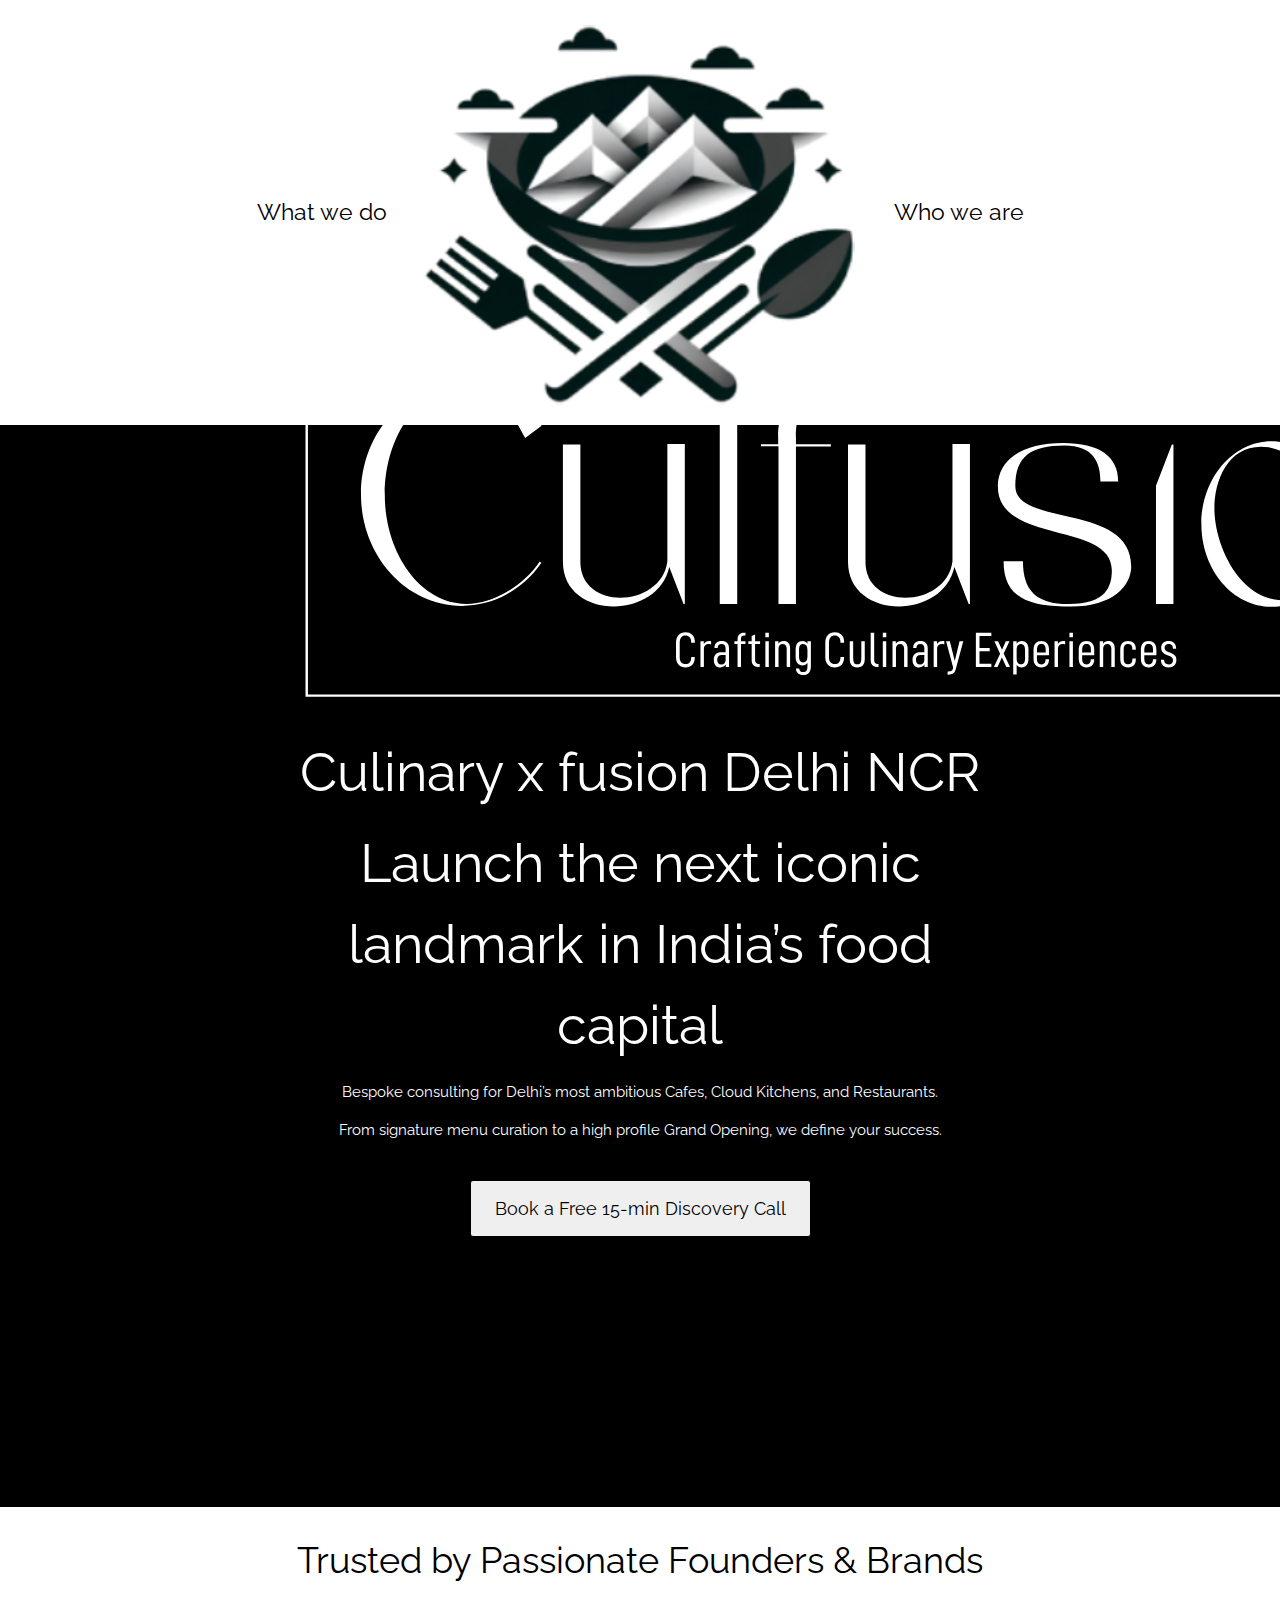
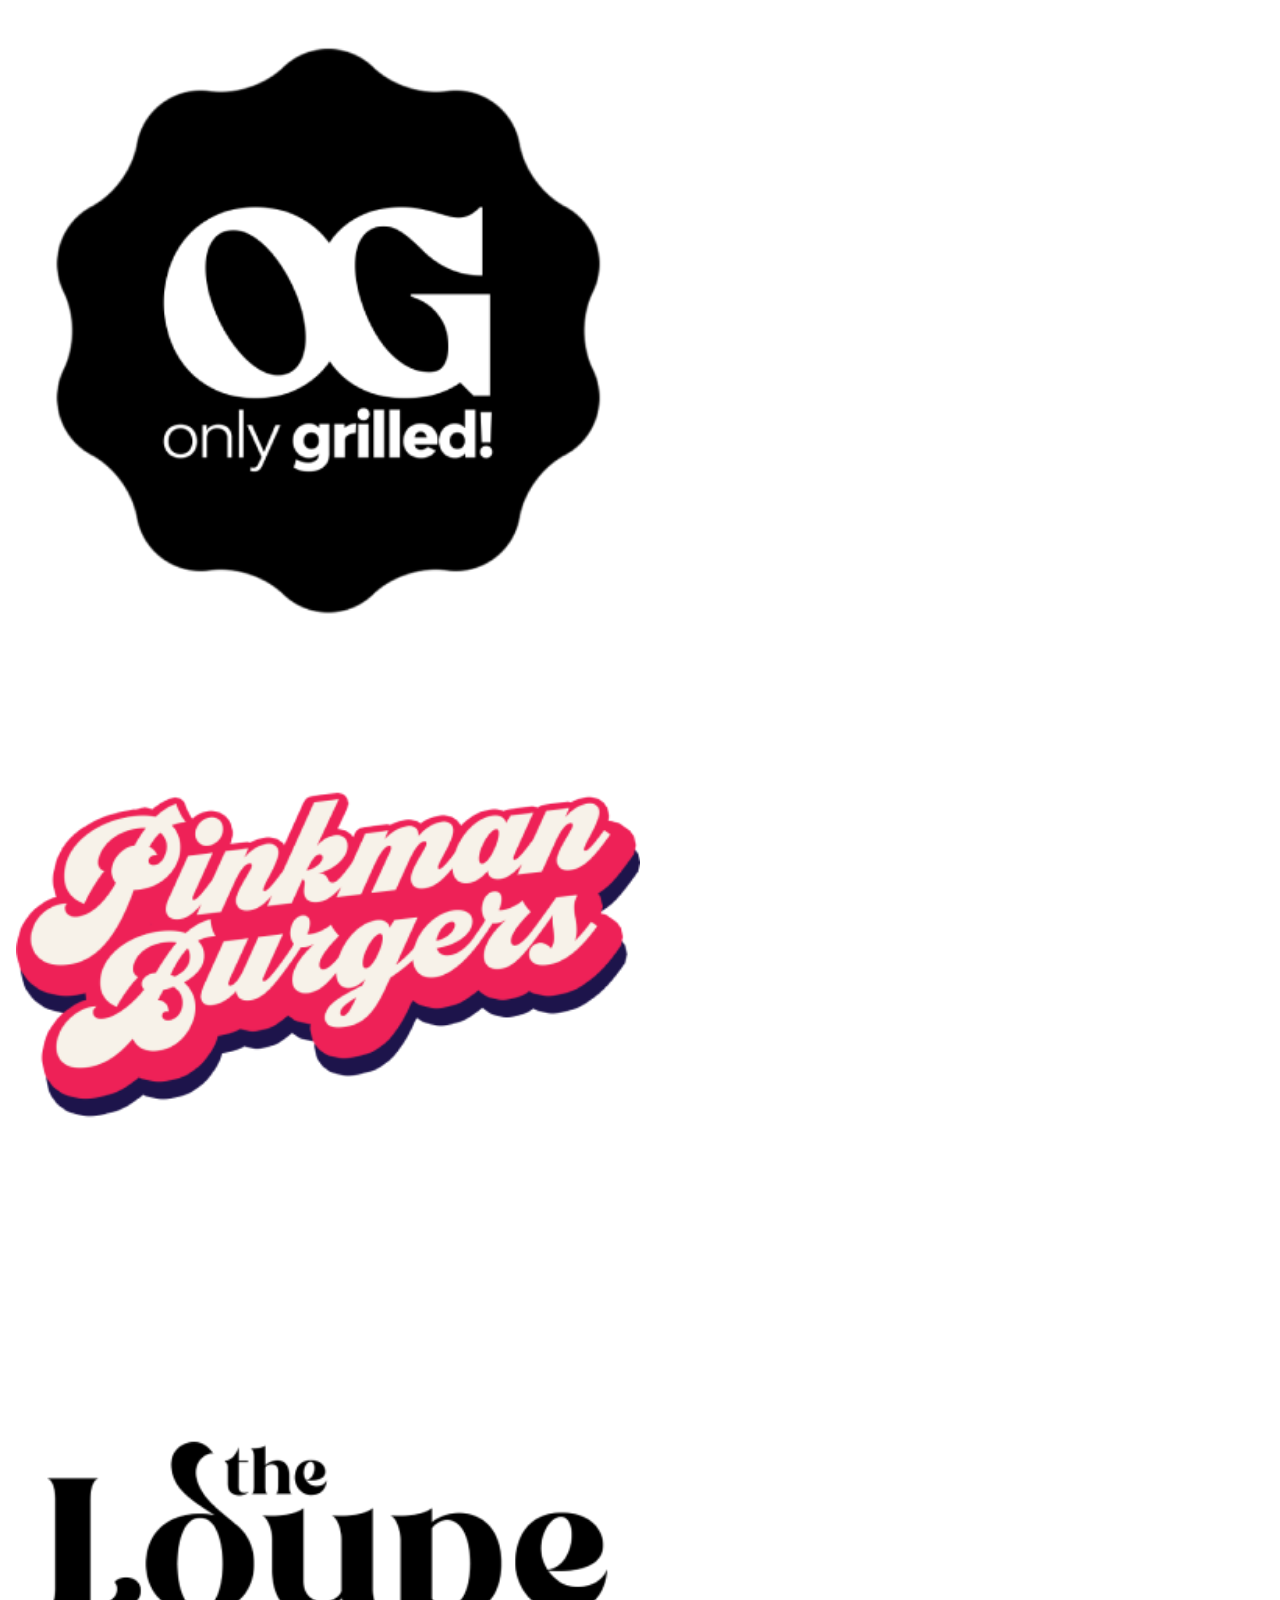
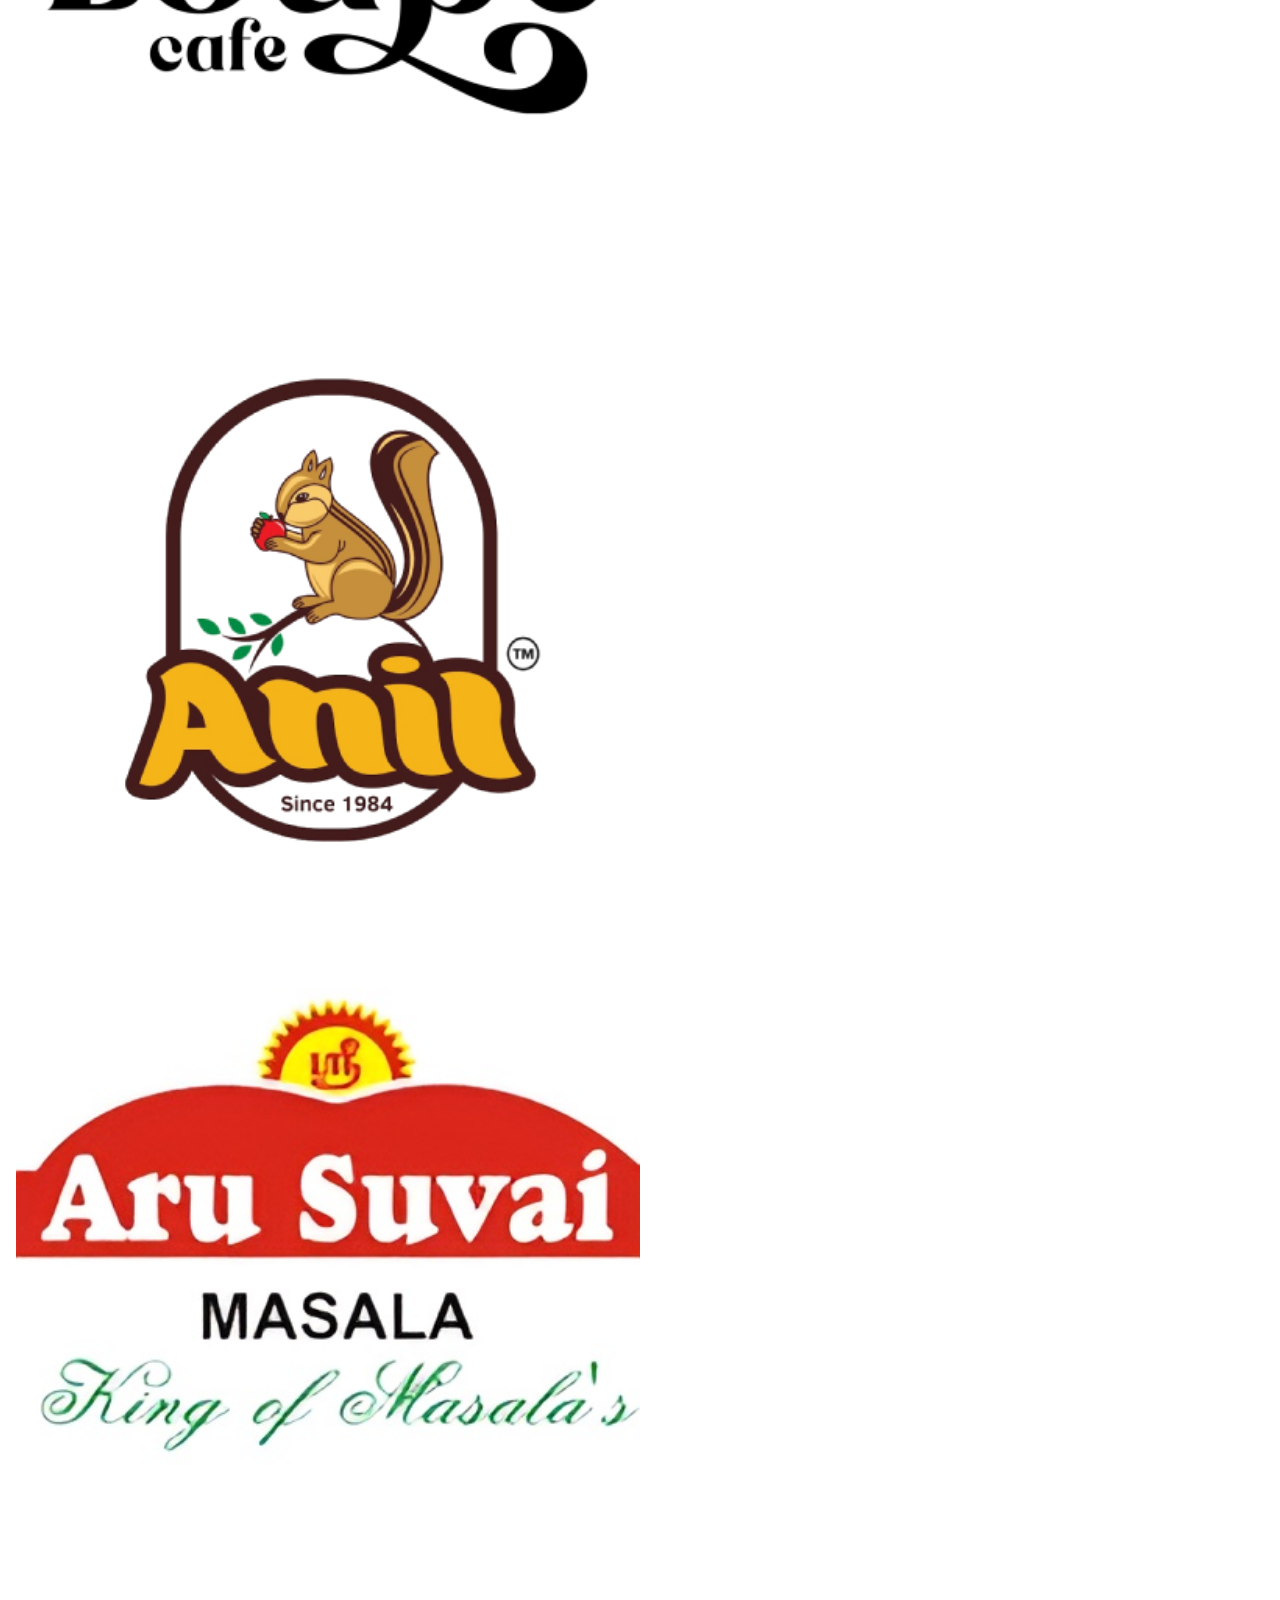
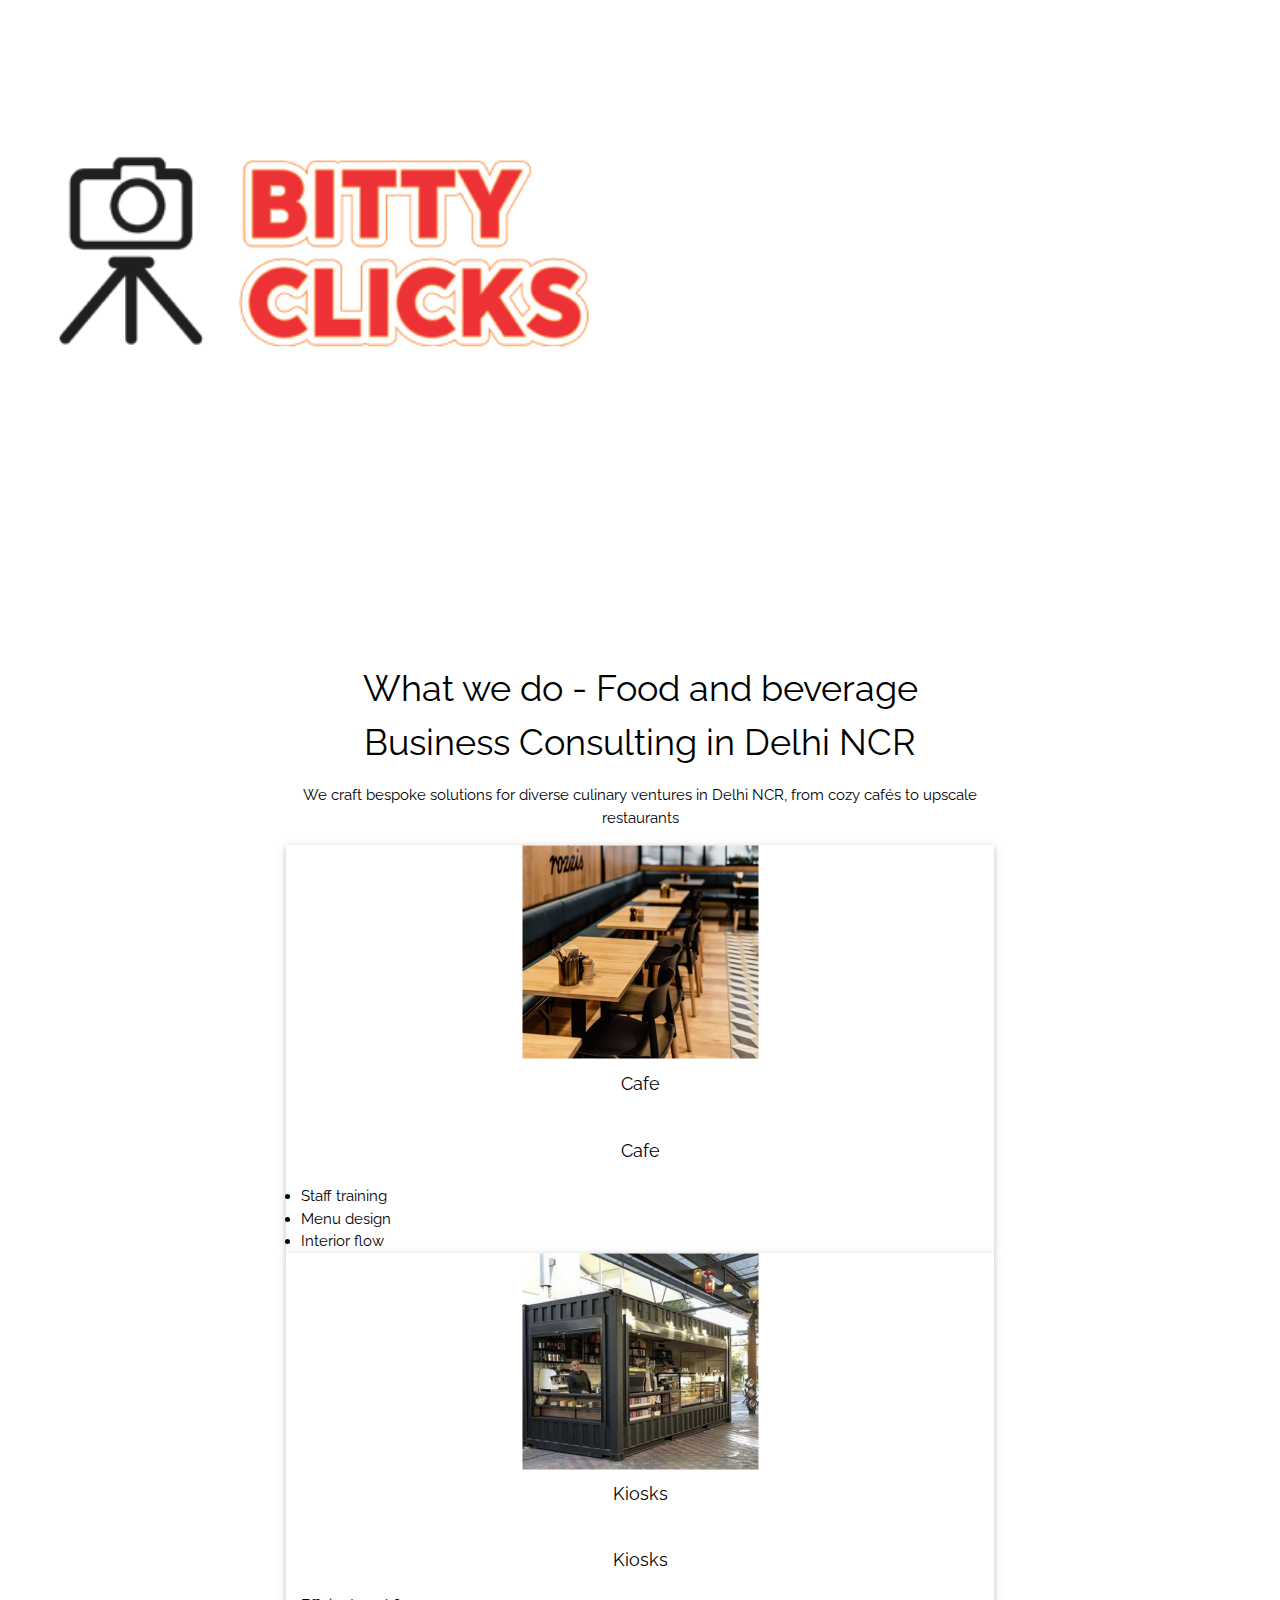
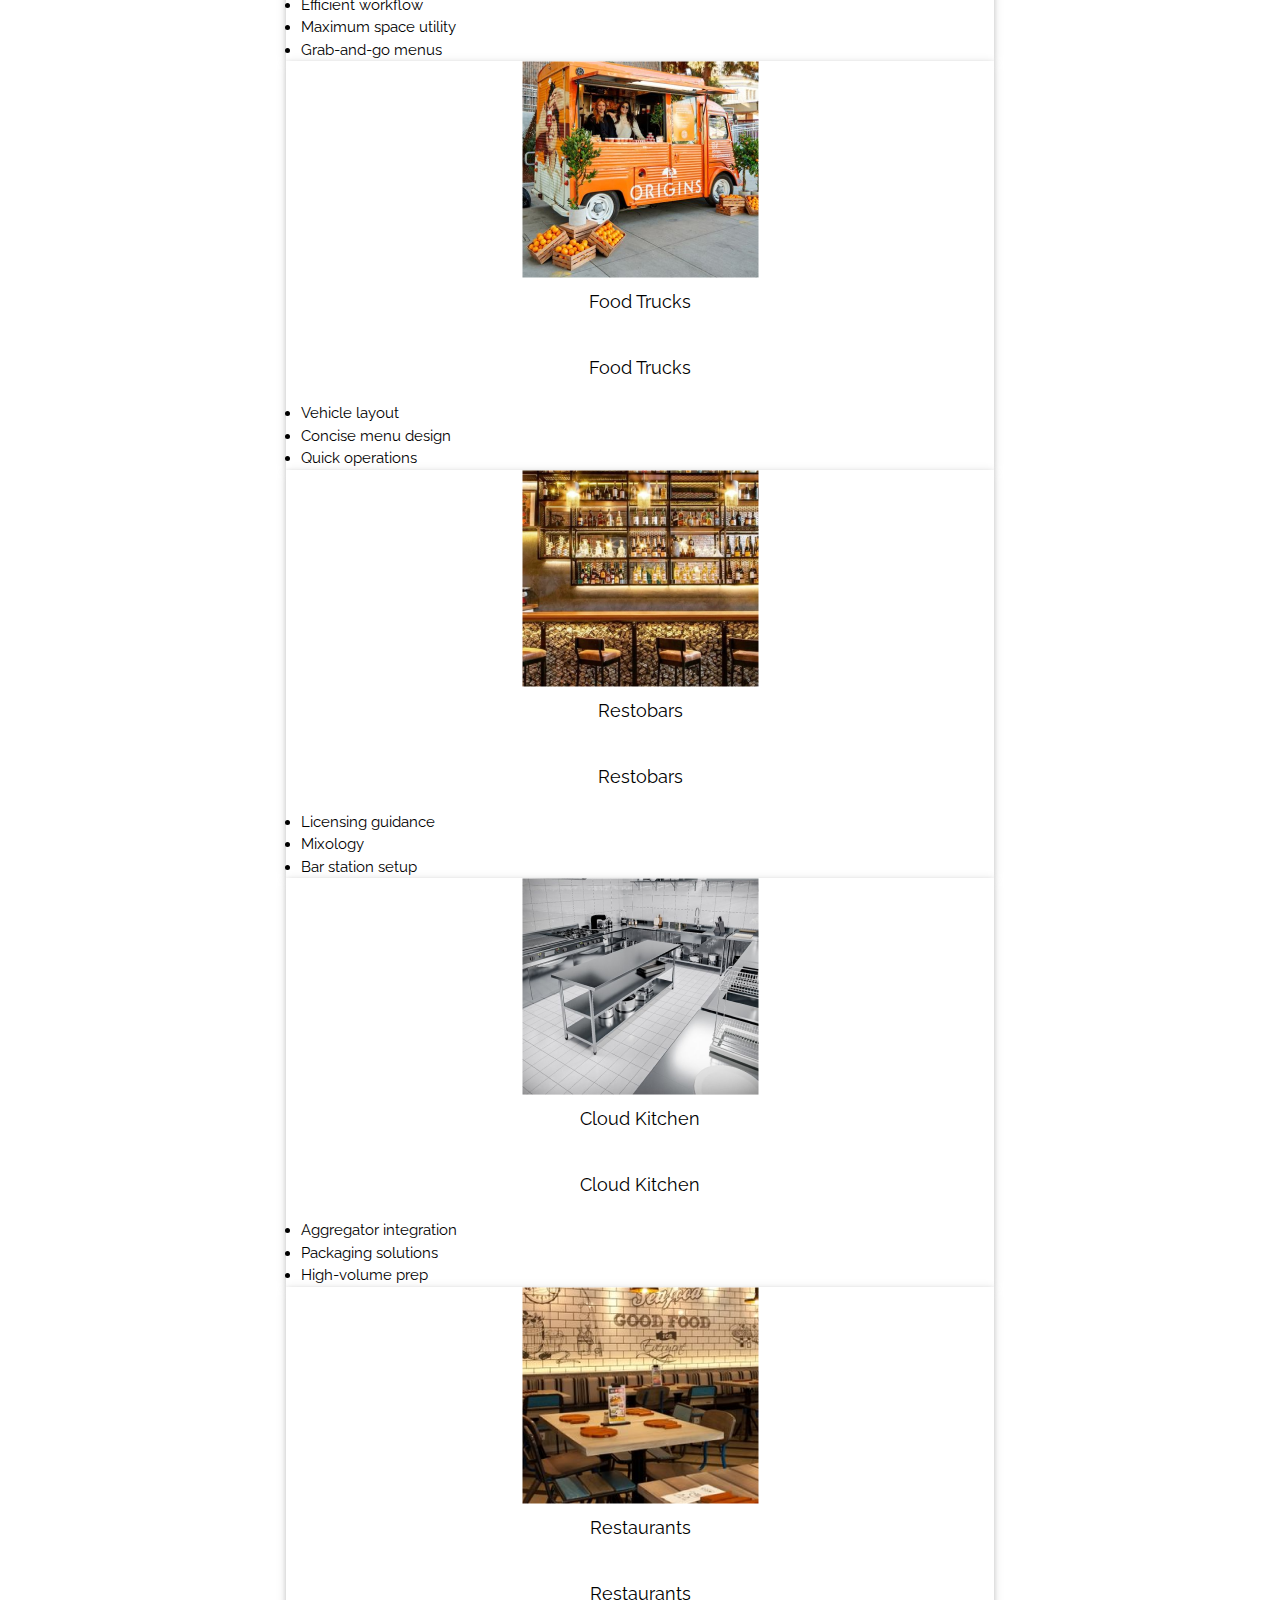
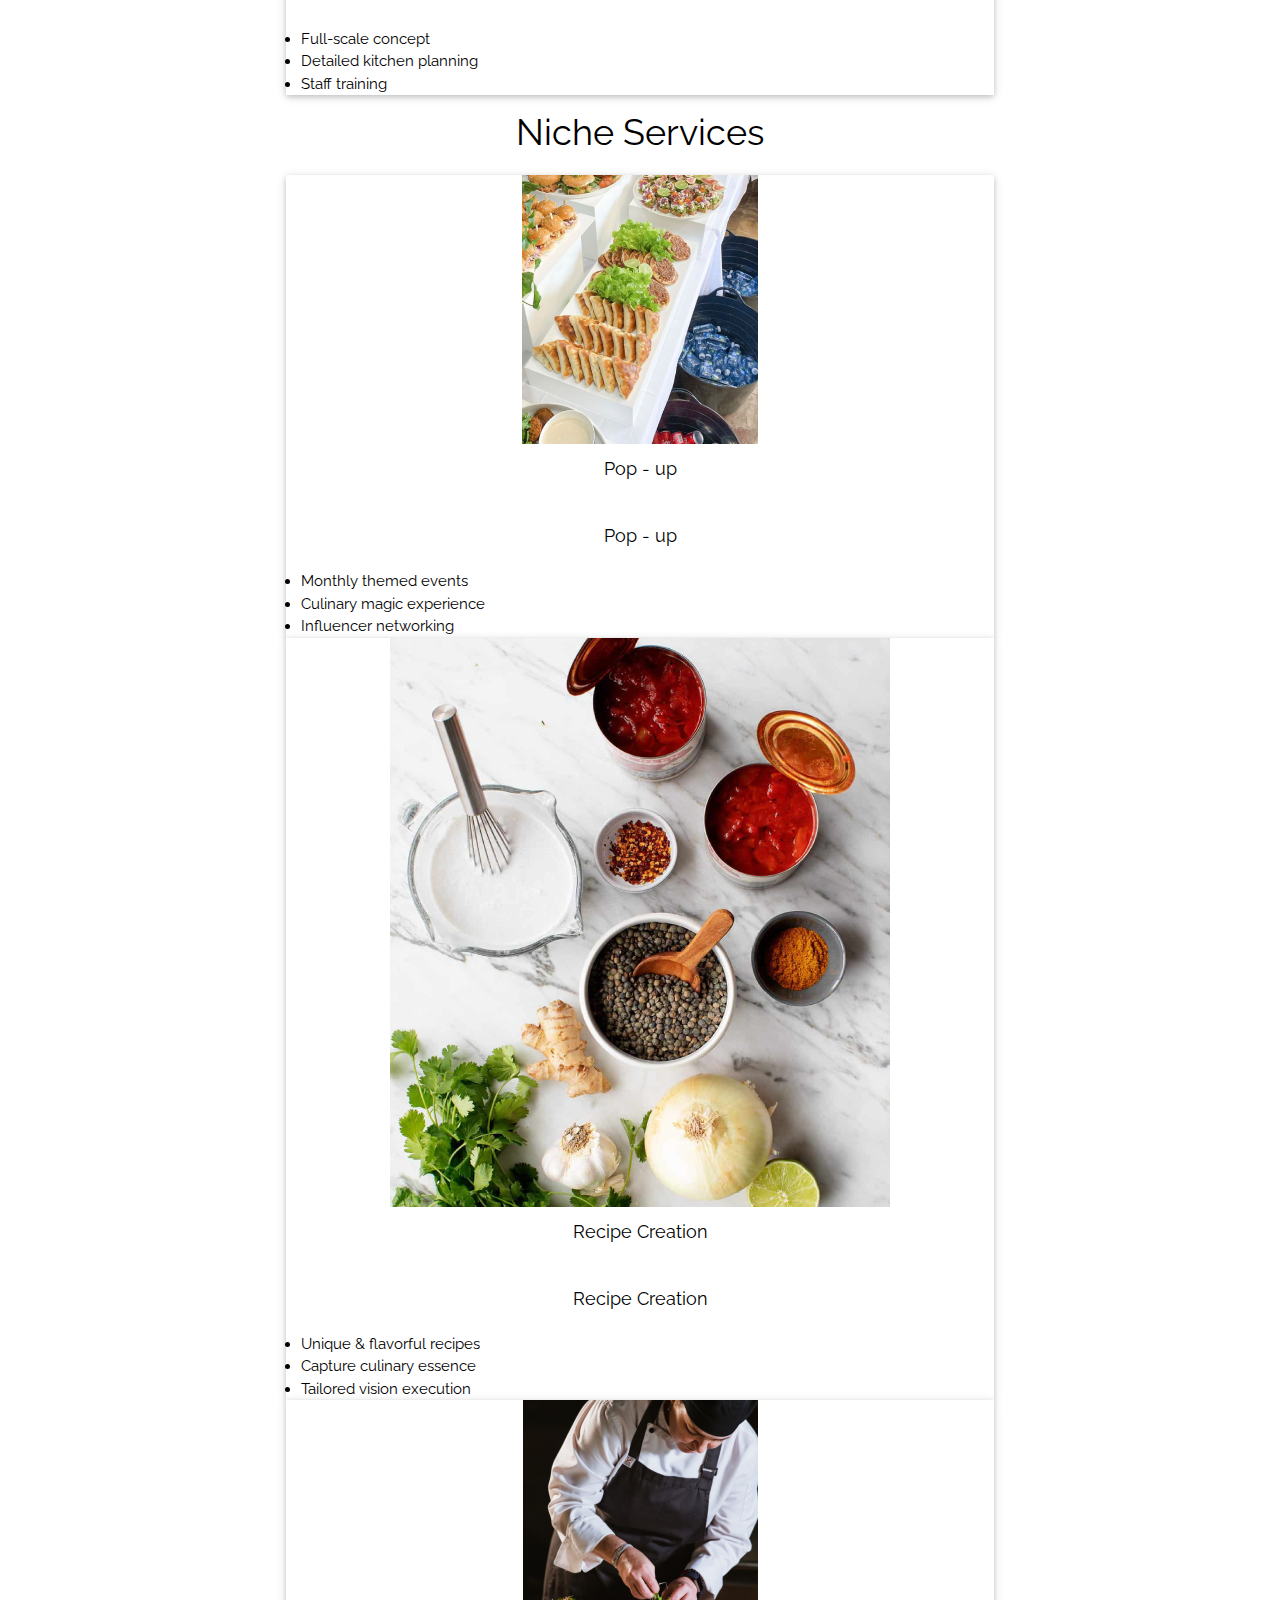
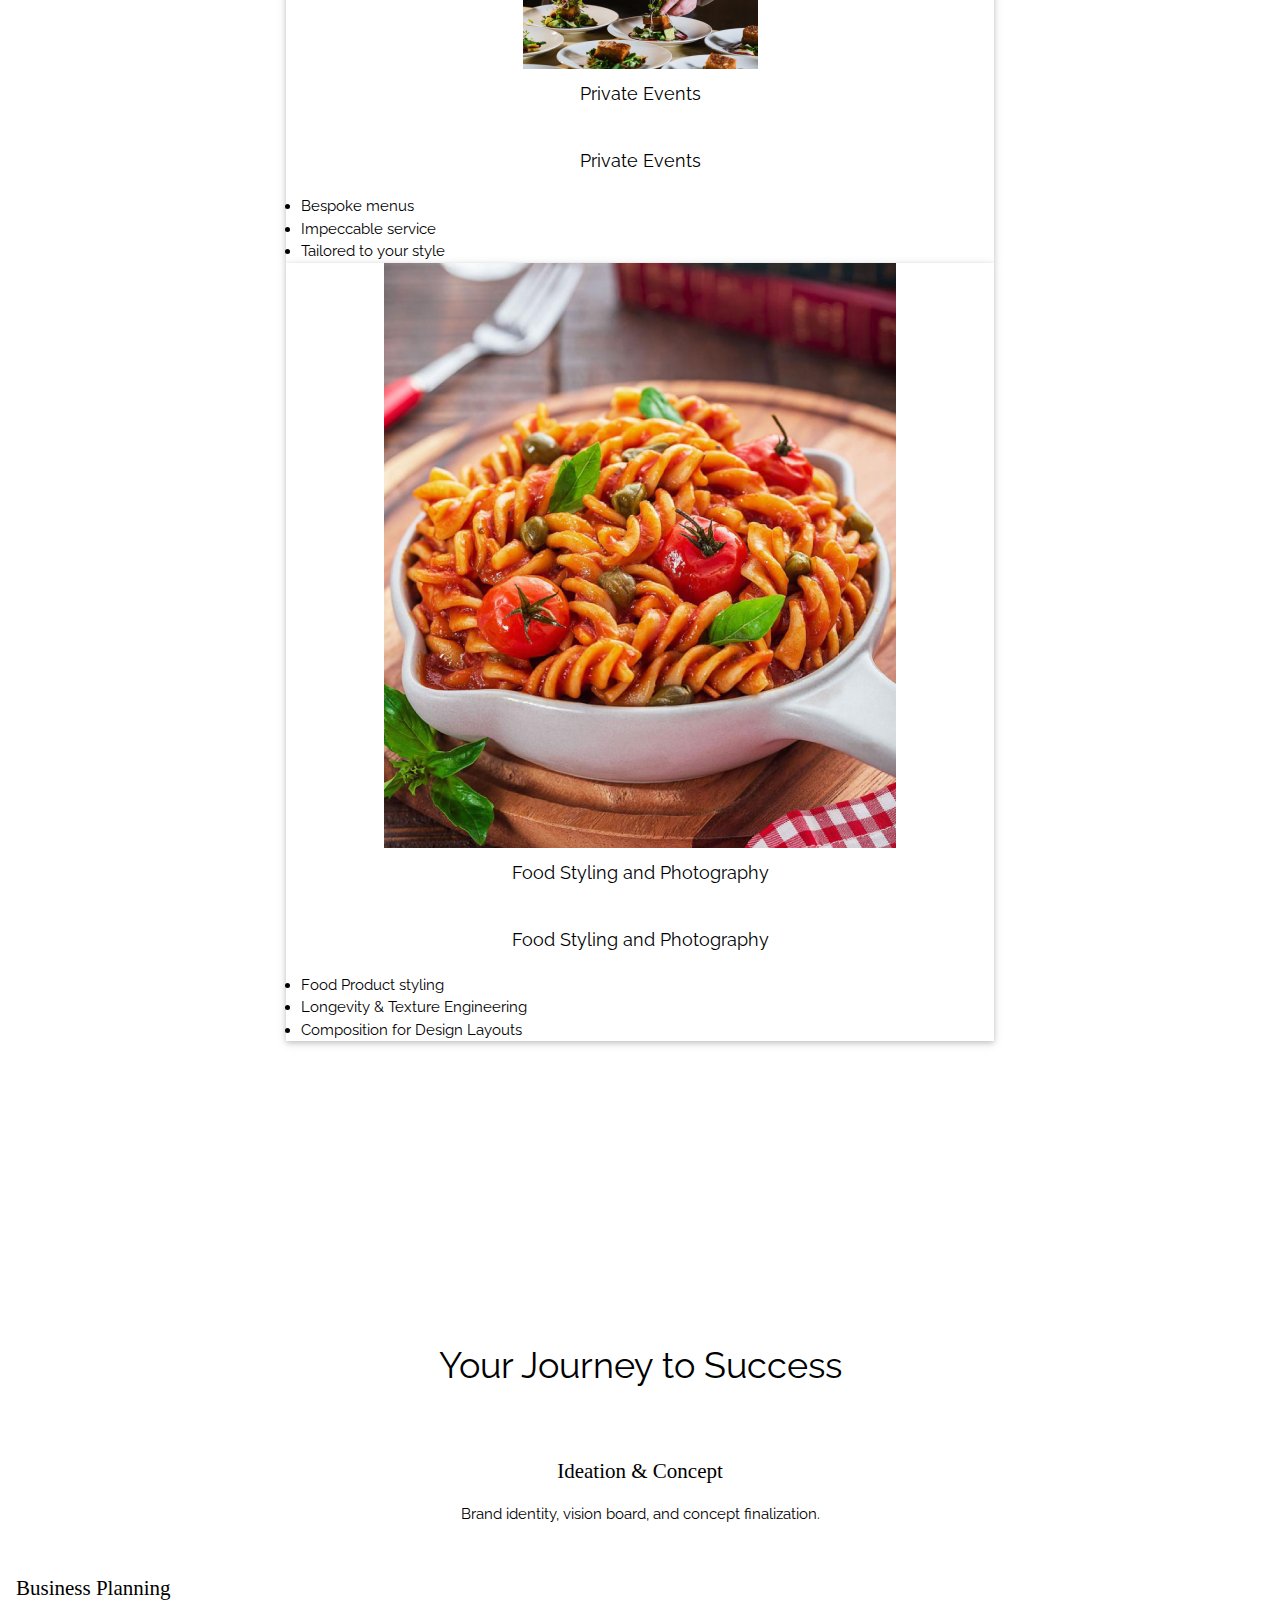
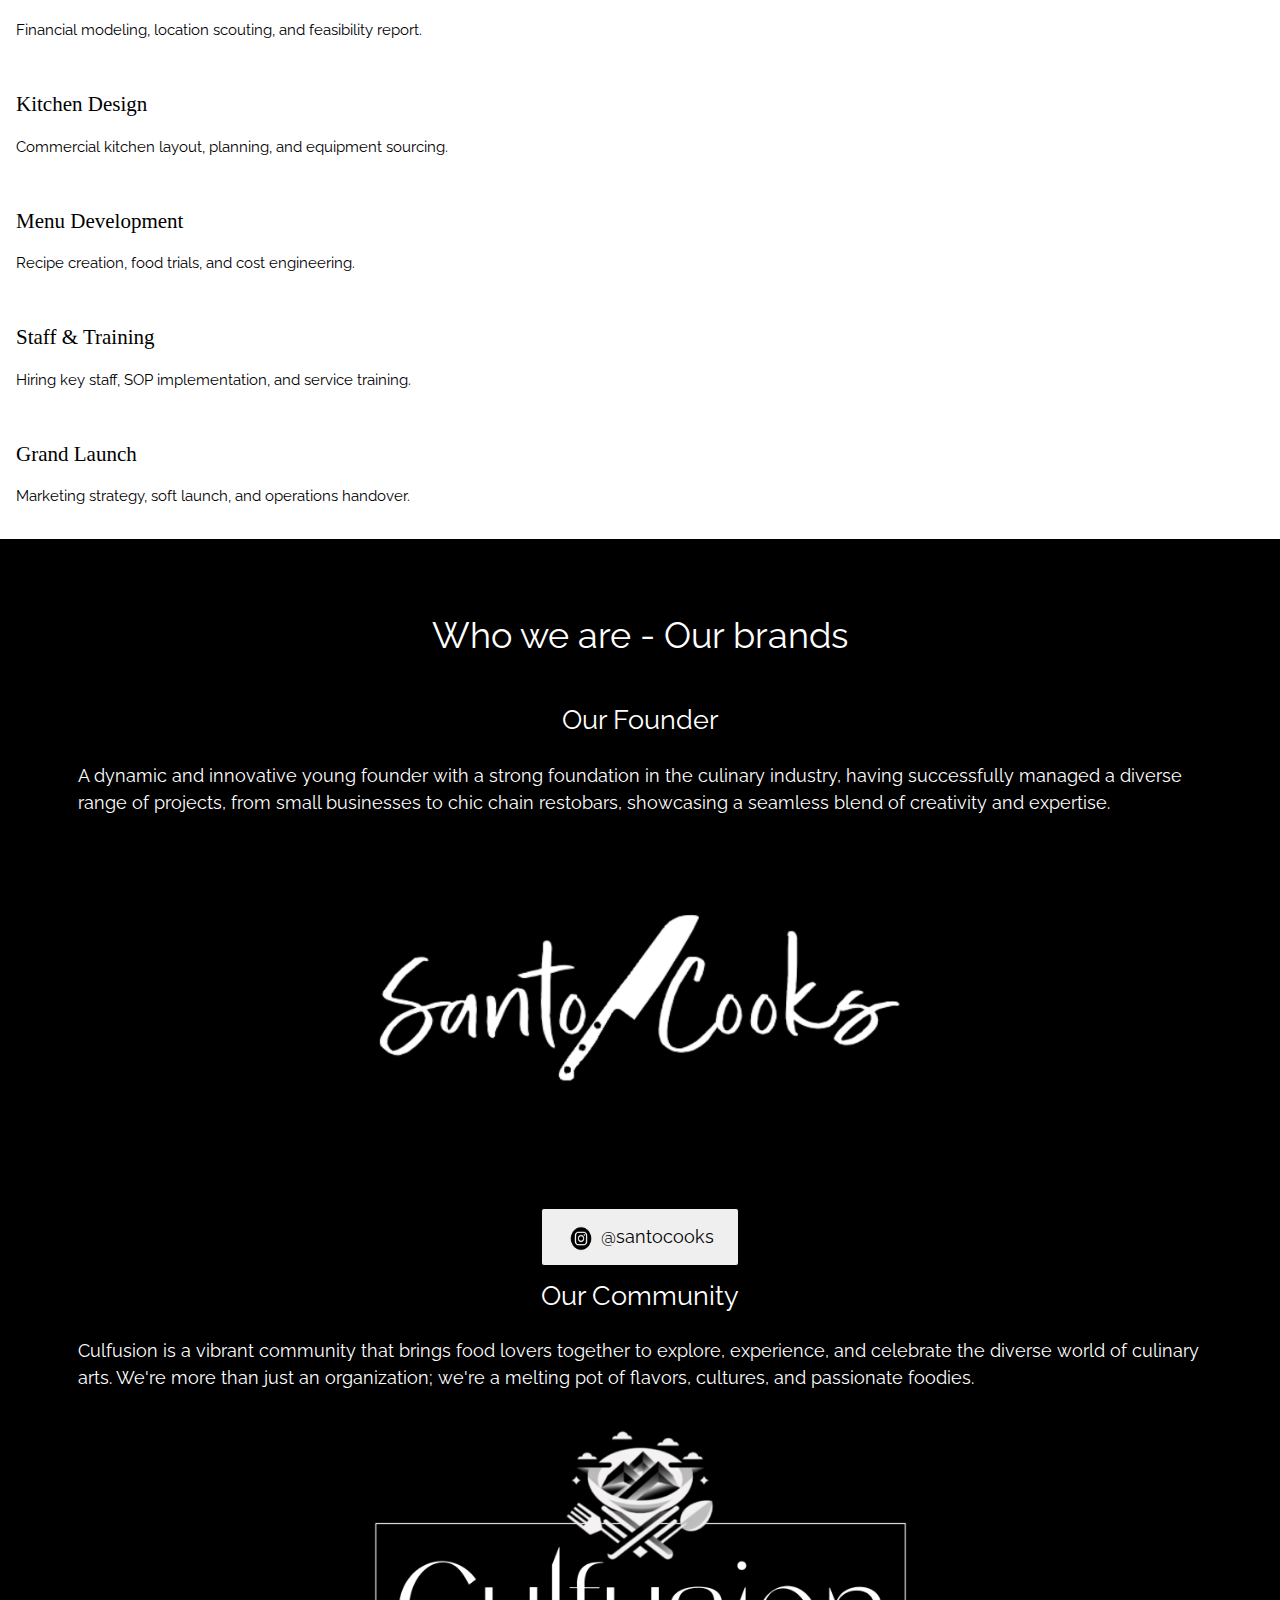
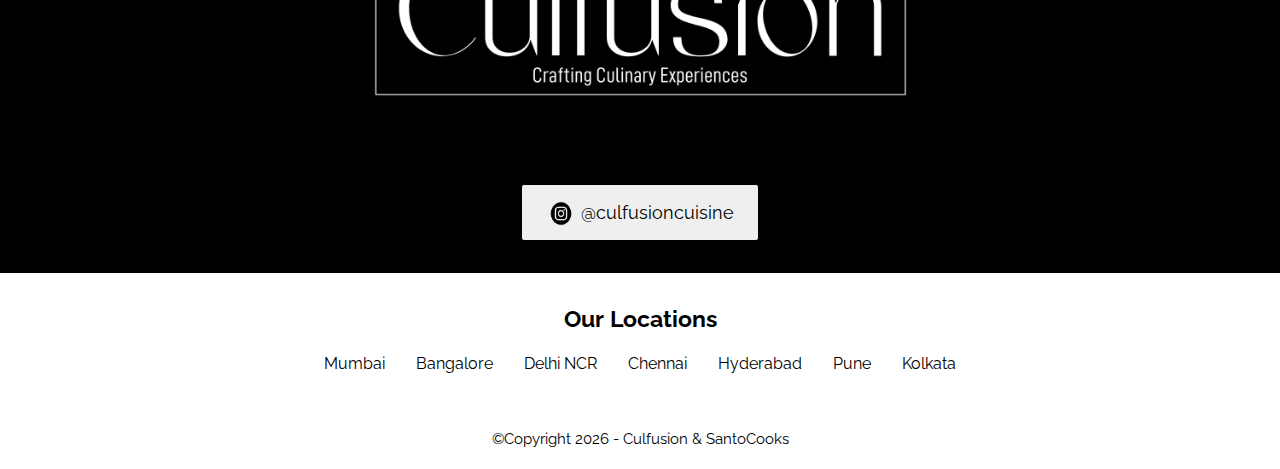
<file: location/delhi.html>
<!DOCTYPE html>
<html lang="en">

<head>
    <!-- Google tag (gtag.js) -->
    <script async src="https://www.googletagmanager.com/gtag/js?id=G-WT3BSGK681"></script>
    <script>
        window.dataLayer = window.dataLayer || [];
        function gtag() { dataLayer.push(arguments); }
        gtag('js', new Date());

        gtag('config', 'G-WT3BSGK681');
    </script>

    <script>
        document.addEventListener('DOMContentLoaded', function () {
            const navLinks = document.querySelectorAll('.w3-button.text24');

            navLinks.forEach(link => {
                link.addEventListener('click', function () {
                    // Remove 'selected' class from all links
                    navLinks.forEach(item => item.classList.remove('selected'));

                    // Add 'selected' class to the clicked link
                    this.classList.add('selected');
                });
            });
        });
    </script>
    <script type="text/javascript">
        (function (c, l, a, r, i, t, y) {
            c[a] = c[a] || function () { (c[a].q = c[a].q || []).push(arguments) };
            t = l.createElement(r); t.async = 1; t.src = "https://www.clarity.ms/tag/" + i;
            y = l.getElementsByTagName(r)[0]; y.parentNode.insertBefore(t, y);
        })(window, document, "clarity", "script", "tb2zw4yjtg");
    </script>
    <link rel="icon" type="image/png" href="../static/img/favicon.png" />
    <meta name="viewport" content="width=device-width, initial-scale=1">

    <title>Food and beverage business consultants in Delhi</title>
    <meta name="description"
        content="Culfusion is Delhi NCR’s premier restaurant and food consulting firm. We bring your hospitality business dream to life in Delhi with expert support in recipe development, kitchen setup, and staff training.">
    <meta name="robots" content="follow, index, max-snippet:-1, max-video-preview:-1, max-image-preview:large">
    <meta charset="UTF-8">

    <!-- Canonical URL -->
    <link rel="canonical" href="https://www.culfusion.com/location/delhi.html">

    <!-- Hreflang for India targeting -->
    <link rel="alternate" hreflang="en-in" href="https://www.culfusion.com/location/delhi.html">
    <link rel="alternate" hreflang="en" href="https://www.culfusion.com/location/delhi.html">
    <link rel="alternate" hreflang="x-default" href="https://www.culfusion.com/location/delhi.html">

    <!-- Open Graph Tags (for Facebook, LinkedIn, WhatsApp) -->
    <meta property="og:type" content="website">
    <meta property="og:url" content="https://www.culfusion.com/location/delhi.html">
    <meta property="og:title" content="Culfusion - Premier Food & Beverage Business Consultants in Delhi NCR">
    <meta property="og:description"
        content="Turn your culinary dreams into a perfect business in Delhi NCR. Expert consulting for Cafes, Cloud Kitchens, Restaurants, and Food Trucks across Delhi.">
    <meta property="og:image" content="https://www.culfusion.com/static/img/Logo.png">
    <meta property="og:image:width" content="1200">
    <meta property="og:image:height" content="630">
    <meta property="og:locale" content="en_IN">
    <meta property="og:site_name" content="Culfusion">

    <!-- Twitter Card Tags -->
    <meta name="twitter:card" content="summary_large_image">
    <meta name="twitter:url" content="https://www.culfusion.com/location/delhi.html">
    <meta name="twitter:title" content="Culfusion - Premier Food & Beverage Business Consultants in Delhi NCR">
    <meta name="twitter:description"
        content="Turn your culinary dreams into a perfect business in Delhi NCR. Expert consulting for Cafes, Cloud Kitchens, Restaurants, and Food Trucks across Delhi.">
    <meta name="twitter:image" content="https://www.culfusion.com/static/img/Logo.png">

    <!-- Additional SEO Meta Tags -->
    <meta name="author" content="Culfusion">
    <meta name="geo.region" content="IN-DL">
    <meta name="geo.placename" content="Delhi">
    <meta name="keywords"
        content="restaurant consultant Delhi NCR, food business consultant Delhi, cafe setup Delhi, cloud kitchen consultant Delhi, restaurant staff training Delhi, kitchen design Delhi, menu development Delhi">

    <!-- JSON-LD Structured Data for LocalBusiness -->
    <script type="application/ld+json">
  {
    "@context": "https://schema.org",
    "@type": "ProfessionalService",
    "name": "Culfusion Delhi NCR",
    "alternateName": "Culfusion Food & Beverage Consultants Delhi",
    "url": "https://www.culfusion.com/location/delhi.html",
    "logo": "https://www.culfusion.com/static/img/Logo.png",
    "image": "https://www.culfusion.com/static/img/Logo.png",
    "description": "Delhi NCR's premier restaurant and food consulting firm. We bring your hospitality business dream to life in Delhi with expert support in recipe development, kitchen setup, staff training, and overall business development.",
    "telephone": "+91-6382438585",
    "priceRange": "$$",
    "address": {
      "@type": "PostalAddress",
      "addressLocality": "Delhi NCR",
      "addressRegion": "Delhi",
      "addressCountry": "IN"
    },
    "areaServed": {
      "@type": "City",
      "name": "Delhi NCR"
    },
    "serviceType": [
      "Restaurant Consulting",
      "Cafe Setup Consulting",
      "Cloud Kitchen Consulting",
      "Food Truck Business Consulting",
      "Menu Development",
      "Kitchen Design",
      "Staff Training",
      "Recipe Development"
    ],
    "sameAs": [
      "https://www.instagram.com/culfusioncuisine/",
      "https://www.instagram.com/santocooks/"
    ]
  }
  </script>

    <link rel="stylesheet" href="https://www.w3schools.com/w3css/4/w3.css">

    <link rel="stylesheet" href="https://fonts.googleapis.com/css?family=Raleway">
    <link rel="stylesheet" href="https://cdnjs.cloudflare.com/ajax/libs/font-awesome/4.7.0/css/font-awesome.min.css">

    <link rel="stylesheet" type="text/css" href="../static/css/style.css">



</head>


<body>

    <!-- Navbar (sit on top) -->
    <div class="w3-top">
        <div class="w3-center w3-white w3-padding-large" id="myNavbar">

            <a href="#Services" class=" w3-button text24" style="font-size: 2.5vh;">What we do</a>

            <div class="w3-button" id="topbarimgcontainer">
                <a href="../index.html">
                    <img src="../static/img/Logo.png"
                        alt="Culfusion - Restaurant and Food Business Consulting Services in Delhi NCR">
                </a>
            </div>

            <a href="#About" class=" w3-button text24" style="font-size: 2.5vh;">Who we are</a>

        </div>
    </div>

    <!-- Homepage -->
    <div class="w3-container w3-black blackbgimg" style="min-height:100dvh;" id="home">
        <div class="center">

            <div class="w3-center flexcontainer floating" id="logoimgcontainer">
                <img src="../static/img/Logopartial.png"
                    alt="Culfusion Food and Beverage Business Consultants Delhi NCR Logo">
            </div>

            <h1 class="w3-center largetext70 w3-text-white" style="font-size: 6vh;">Culinary x fusion Delhi NCR</h1>
            <h2 class="w3-center largetext70 w3-text-white" style="font-size: 6vh;">Launch the next iconic landmark in
                India’s food capital</h2>

            <p class="text24 w3-center w3-text-white">Bespoke consulting for Delhi’s most ambitious Cafes, Cloud
                Kitchens, and Restaurants.</p>
            <p class="text24 w3-center w3-text-white">From signature menu curation to a high profile Grand Opening, we
                define your success.
            </p>

            <div class="w3-padding-top-24" style="text-align: center;">
                <a href="https://wa.me/916382438585" target="_blank">
                    <button class="btn">Book a Free 15-min Discovery Call</button>
                </a>
            </div>

        </div>
    </div>

    <!-- Our Clients -->
    <div class="w3-container w3-white" style="padding: 16px 16px" id="Process">
        <h2 class="w3-center text24" style="font-size: 4vh; margin-bottom: 32px;">Trusted by Passionate Founders &
            Brands
        </h2>
        <div class="flexcontainer"
            style="max-width: 1600px; margin: 0 auto; justify-content: space-between; flex-wrap: wrap; gap: 25px;">

            <div class="process-step" style="min-width: 130px;">
                <img src="../static/img/Partner_Logo_1.png"
                    alt="Restaurant Client Partner - Food Business Consulting Success Story" style="width: 50%;"
                    loading="lazy">
            </div>

            <div class="process-step" style="min-width: 130px;">
                <img src="../static/img/Partner_Logo_2.png" alt="Cloud Kitchen Client Partner - F&B Consulting Services"
                    style="width: 50%;" loading="lazy">
            </div>

            <div class="process-step" style="min-width: 130px;">
                <img src="../static/img/Partner_Logo_3.png" alt="Cafe Business Partner - Food Consulting Client Success"
                    style="width: 50%;" loading="lazy">
            </div>

            <div class="process-step" style="min-width: 130px;">
                <img src="../static/img/Partner_Logo_4.png" alt="Food Truck Business Partner - Mobile Food Consulting"
                    style="width: 50%;" loading="lazy">
            </div>

            <div class="process-step" style="min-width: 130px;">
                <img src="../static/img/Partner_Logo_5.png"
                    alt="Restobar Client Partner - Restaurant Consulting Services" style="width: 50%;" loading="lazy">
            </div>

            <div class="process-step" style="min-width: 130px;">
                <img src="../static/img/Partner_Logo_6.png"
                    alt="Kiosk Business Partner - Food Business Setup Consulting" style="width: 50%;" loading="lazy">
            </div>


        </div>
    </div>




    <!-- what we do -->
    <div class="w3-container w3-white whitebgimg" style="min-height:100dvh;" id="Services">
        <div class="center" style="padding-top: 8vh;">

            <h2 class="w3-center text24 w3-text-black" style="font-size: 4vh;">What we do - Food and beverage Business
                Consulting in Delhi NCR</h2>

            <p class="text24 w3-center w3-text-black">We craft bespoke solutions for diverse culinary ventures in Delhi
                NCR, from cozy
                cafés to upscale restaurants</p>

            <!-- F&B Buisness consulting -->
            <!-- F&B Buisness consulting -->
            <div class="flexcontainer w3-center w3-margin-top">

                <div class="flexitem flip-card-container">
                    <div class="flip-card-inner w3-card">
                        <div class="flip-card-front w3-white">
                            <img src="../static/img/Cafe.png"
                                alt="Cafe Business Consulting Delhi - Menu Design, Staff Training, Interior Setup"
                                loading="lazy">
                            <p class="text24"
                                style="padding-bottom: 11px; padding-top: 11px; margin-top: 0; font-size: 2vh;">Cafe</p>
                        </div>
                        <div class="flip-card-back w3-white">
                            <h4 class="text24"
                                style="padding-bottom: 11px; padding-top: 11px; margin-top: 0; font-size: 2vh; font-weight: normal;">
                                Cafe</h4>
                            <ul class="text24" style="padding: 0 15px; margin: 0; text-align: left;">
                                <li>Staff training</li>
                                <li>Menu design</li>
                                <li>Interior flow</li>
                            </ul>
                        </div>
                    </div>
                </div>

                <div class="flexitem flip-card-container">
                    <div class="flip-card-inner w3-card">
                        <div class="flip-card-front w3-white">
                            <img src="../static/img/Kiosks.png"
                                alt="Food Kiosk Business Consulting Delhi - Setup and Operations Management"
                                loading="lazy">
                            <p class="text24"
                                style="padding-bottom: 10px; padding-top: 10px; margin-top: 0; font-size: 2vh;">Kiosks
                            </p>
                        </div>
                        <div class="flip-card-back w3-white">
                            <h4 class="text24"
                                style="padding-bottom: 11px; padding-top: 11px; margin-top: 0; font-size: 2vh; font-weight: normal;">
                                Kiosks</h4>
                            <ul class="text24" style="padding: 0 15px; margin: 0; text-align: left;">
                                <li>Efficient workflow</li>
                                <li>Maximum space utility</li>
                                <li>Grab-and-go menus</li>
                            </ul>
                        </div>
                    </div>
                </div>

                <div class="flexitem flip-card-container">
                    <div class="flip-card-inner w3-card">
                        <div class="flip-card-front w3-white">
                            <img src="../static/img/Food Trucks.png"
                                alt="Food Truck Business Consulting Delhi - Mobile Kitchen Setup and Menu Planning"
                                loading="lazy">
                            <p class="text24"
                                style="padding-bottom: 10px; padding-top: 10px; margin-top: 0; font-size: 2vh;">Food
                                Trucks</p>
                        </div>
                        <div class="flip-card-back w3-white">
                            <h4 class="text24"
                                style="padding-bottom: 11px; padding-top: 11px; margin-top: 0; font-size: 2vh; font-weight: normal;">
                                Food Trucks</h4>
                            <ul class="text24" style="padding: 0 15px; margin: 0; text-align: left;">
                                <li>Vehicle layout</li>
                                <li>Concise menu design</li>
                                <li>Quick operations</li>
                            </ul>
                        </div>
                    </div>
                </div>

                <div class="flexitem flip-card-container">
                    <div class="flip-card-inner w3-card">
                        <div class="flip-card-front w3-white">
                            <img src="../static/img/Restobars.png"
                                alt="Restobar Consulting Services Delhi - Bar Setup, Mixology, Licensing for Restaurants"
                                loading="lazy">
                            <p class="text24"
                                style="padding-bottom: 10px; padding-top: 10px; margin-top: 0; font-size: 2vh;">
                                Restobars
                            </p>
                        </div>
                        <div class="flip-card-back w3-white">
                            <h4 class="text24"
                                style="padding-bottom: 11px; padding-top: 11px; margin-top: 0; font-size: 2vh; font-weight: normal;">
                                Restobars</h4>
                            <ul class="text24" style="padding: 0 15px; margin: 0; text-align: left;">
                                <li>Licensing guidance</li>
                                <li>Mixology</li>
                                <li>Bar station setup</li>
                            </ul>
                        </div>
                    </div>
                </div>

                <div class="flexitem flip-card-container">
                    <div class="flip-card-inner w3-card">
                        <div class="flip-card-front w3-white">
                            <img src="../static/img/Cloud Kitchen.png"
                                alt="Cloud Kitchen Consulting Delhi - Delivery Business Setup and Packaging Solutions"
                                loading="lazy">
                            <p class="text24"
                                style="padding-bottom: 10px; padding-top: 10px; margin-top: 0; font-size: 2vh;">Cloud
                                Kitchen</p>
                        </div>
                        <div class="flip-card-back w3-white">
                            <h4 class="text24"
                                style="padding-bottom: 11px; padding-top: 11px; margin-top: 0; font-size: 2vh; font-weight: normal;">
                                Cloud Kitchen</h4>
                            <ul class="text24" style="padding: 0 15px; margin: 0; text-align: left;">
                                <li>Aggregator integration</li>
                                <li>Packaging solutions</li>
                                <li>High-volume prep</li>
                            </ul>
                        </div>
                    </div>
                </div>

                <div class="flexitem flip-card-container">
                    <div class="flip-card-inner w3-card">
                        <div class="flip-card-front w3-white">
                            <img src="../static/img/Restaurant.png"
                                alt="Restaurant Business Consulting Delhi - Full-Scale Kitchen Planning and Staff Training"
                                loading="lazy">
                            <p class="text24"
                                style="padding-bottom: 10px; padding-top: 10px; margin-top: 0; font-size: 2vh;">
                                Restaurants</p>
                        </div>
                        <div class="flip-card-back w3-white">
                            <h4 class="text24"
                                style="padding-bottom: 11px; padding-top: 11px; margin-top: 0; font-size: 2vh; font-weight: normal;">
                                Restaurants</h4>
                            <ul class="text24" style="padding: 0 15px; margin: 0; text-align: left;">
                                <li>Full-scale concept</li>
                                <li>Detailed kitchen planning</li>
                                <li>Staff training</li>
                            </ul>
                        </div>
                    </div>
                </div>

            </div>

            <h2 class="w3-center text24 w3-text-black" style="font-size: 4vh;">Niche Services</h2>

            <!-- Pop-ups, Recipe Creation and Private Caterings -->
            <div class="flexcontainer niche-services-container w3-center w3-margin-top">

                <div class="flexitem flip-card-container">
                    <div class="flip-card-inner w3-card">
                        <div class="flip-card-front w3-white">
                            <img src="../static/img/Pop ups.png"
                                alt="Food Pop-up Event Consulting Delhi - Culinary Experience and Event Planning"
                                loading="lazy">
                            <p class="text24"
                                style="padding-bottom: 11px; padding-top: 11px; margin-top: 0; font-size: 2vh;">Pop - up
                            </p>
                        </div>
                        <div class="flip-card-back w3-white">
                            <h4 class="text24"
                                style="padding-bottom: 11px; padding-top: 11px; margin-top: 0; font-size: 2vh; font-weight: normal;">
                                Pop
                                - up</h4>
                            <ul class="text24" style="padding: 0 15px; margin: 0; text-align: left;">
                                <li>Monthly themed events</li>
                                <li>Culinary magic experience</li>
                                <li>Influencer networking</li>
                            </ul>
                        </div>
                    </div>
                </div>

                <div class="flexitem flip-card-container">
                    <div class="flip-card-inner w3-card">
                        <div class="flip-card-front w3-white">
                            <img src="../static/img/Recpies.jpg"
                                alt="Recipe Development and Menu Creation Services for Delhi Food Businesses"
                                loading="lazy">
                            <p class="text24"
                                style="padding-bottom: 11px; padding-top: 11px; margin-top: 0; font-size: 2vh;">Recipe
                                Creation</p>
                        </div>
                        <div class="flip-card-back w3-white">
                            <h4 class="text24"
                                style="padding-bottom: 11px; padding-top: 11px; margin-top: 0; font-size: 2vh; font-weight: normal;">
                                Recipe Creation</h4>
                            <ul class="text24" style="padding: 0 15px; margin: 0; text-align: left;">
                                <li>Unique & flavorful recipes</li>
                                <li>Capture culinary essence</li>
                                <li>Tailored vision execution</li>
                            </ul>
                        </div>
                    </div>
                </div>

                <div class="flexitem flip-card-container">
                    <div class="flip-card-inner w3-card">
                        <div class="flip-card-front w3-white">
                            <img src="../static/img/Catering.png"
                                alt="Private Event Catering Consulting Delhi - Bespoke Menus and Service Planning"
                                loading="lazy">
                            <p class="text24"
                                style="padding-bottom: 11px; padding-top: 11px; margin-top: 0; font-size: 2vh;">Private
                                Events</p>
                        </div>
                        <div class="flip-card-back w3-white">
                            <h4 class="text24"
                                style="padding-bottom: 11px; padding-top: 11px; margin-top: 0; font-size: 2vh; font-weight: normal;">
                                Private Events</h4>
                            <ul class="text24" style="padding: 0 15px; margin: 0; text-align: left;">
                                <li>Bespoke menus</li>
                                <li>Impeccable service</li>
                                <li>Tailored to your style</li>
                            </ul>
                        </div>
                    </div>
                </div>

                <div class="flexitem flip-card-container">
                    <div class="flip-card-inner w3-card">
                        <div class="flip-card-front w3-white">
                            <img src="../static/img/Foodstyling.png"
                                alt="Food Styling and Photography Delhi for commercial advertisement and packaging"
                                loading="lazy">
                            <p class="text24"
                                style="padding-bottom: 11px; padding-top: 11px; margin-top: 0; font-size: 2vh;">Food
                                Styling and Photography</p>
                        </div>
                        <div class="flip-card-back w3-white">
                            <h4 class="text24"
                                style="padding-bottom: 11px; padding-top: 11px; margin-top: 0; font-size: 2vh; font-weight: normal;">
                                Food Styling and Photography</h4>
                            <ul class="text24" style="padding: 0 15px; margin: 0; text-align: left;">
                                <li>Food Product styling</li>
                                <li>Longevity & Texture Engineering</li>
                                <li>Composition for Design Layouts</li>
                            </ul>
                        </div>
                    </div>
                </div>

            </div>
        </div>
    </div>

    <!-- Process Roadmap -->
    <div class="w3-container w3-white" style="padding: 16px 16px" id="Process">
        <h2 class="w3-center text24" style="font-size: 4vh; margin-bottom: 32px;">Your Journey to Success
        </h2>
        <div class="flexcontainer"
            style="max-width: 1600px; margin: 0 auto; justify-content: space-evenly; flex-wrap: wrap; gap: 20px;">

            <div class="process-step" style="min-width: 150px; text-align: center;">
                <img src="../static/img/Process_1.png"
                    alt="Restaurant Concept Development Delhi - Brand Identity and Vision Board"
                    style="width: 50px; height: auto; margin-bottom: 15px;" loading="lazy">
                <h4 style="font-family: 'Cormorant', serif; font-size: 1.4rem; margin-top: 10px;">Ideation & Concept
                </h4>
                <p>Brand identity, vision board, and concept finalization.</p>
            </div>

            <div class="process-step" style="min-width: 150px;">
                <img src="../static/img/Process_2.png"
                    alt="Food Business Planning Delhi - Financial Modeling and Location Scouting"
                    style="width: 50px; height: auto; margin-bottom: 15px;" loading="lazy">
                <h4 style="font-family: 'Cormorant', serif; font-size: 1.4rem; margin-top: 10px;">Business Planning</h4>
                <p>Financial modeling, location scouting, and feasibility report.</p>
            </div>

            <div class="process-step" style="min-width: 150px;">
                <img src="../static/img/Process_3_1.png"
                    alt="Commercial Kitchen Design Delhi - Layout Planning and Equipment Sourcing"
                    style="width: 50px; height: auto; margin-bottom: 15px;" loading="lazy">
                <h4 style="font-family: 'Cormorant', serif; font-size: 1.4rem; margin-top: 10px;">Kitchen Design</h4>
                <p>Commercial kitchen layout, planning, and equipment sourcing.</p>
            </div>

            <div class="process-step" style="min-width: 150px;">
                <img src="../static/img/Process_4.png"
                    alt="Restaurant Menu Development Delhi - Recipe Creation and Cost Engineering"
                    style="width: 50px; height: auto; margin-bottom: 15px;" loading="lazy">
                <h4 style="font-family: 'Cormorant', serif; font-size: 1.4rem; margin-top: 10px;">Menu Development</h4>
                <p>Recipe creation, food trials, and cost engineering.</p>
            </div>

            <div class="process-step" style="min-width: 150px;">
                <img src="../static/img/Process_5.png"
                    alt="Restaurant Staff Training Delhi - Hiring and SOP Implementation Services"
                    style="width: 50px; height: auto; margin-bottom: 15px;" loading="lazy">
                <h4 style="font-family: 'Cormorant', serif; font-size: 1.4rem; margin-top: 10px;">Staff & Training</h4>
                <p>Hiring key staff, SOP implementation, and service training.</p>
            </div>

            <div class="process-step" style="min-width: 150px;">
                <img src="../static/img/Process_6.png"
                    alt="Restaurant Grand Opening Delhi - Marketing Strategy and Launch Support"
                    style="width: 50px; height: auto; margin-bottom: 15px;" loading="lazy">
                <h4 style="font-family: 'Cormorant', serif; font-size: 1.4rem; margin-top: 10px;">Grand Launch</h4>
                <p>Marketing strategy, soft launch, and operations handover.</p>
            </div>

        </div>
    </div>

    <!-- who we are -->
    <div class="w3-container w3-black blackbgimg" style="min-height:100dvh;" id="About">
        <div class="center" style=" align-content: center; padding: 2.5%; padding-left: 5%; padding-right: 5%;">

            <h2 class="w3-center text24 w3-text-white" style="font-size: 4vh; padding-top: 5%; padding: 2.5%;">Who we
                are -
                Our brands</h2>

            <div class="servicecontainer1">

                <!-- Founder & santoCooks -->
                <div class="servicecontainer2">

                    <h2 class="w3-center text24 w3-text-white" style="font-size: 3vh;">Our Founder</h2>

                    <p class="text24" style="padding-bottom: 11px; padding-top: 11px; margin-top: 0; font-size: 2vh;">A
                        dynamic
                        and innovative young founder with a strong foundation in the culinary industry, having
                        successfully managed
                        a diverse range of projects, from small businesses to chic chain restobars, showcasing a
                        seamless blend of
                        creativity and expertise. </p>

                    <!-- founder img
          <div class="w3-center founder-img-container">
            <img src="../static/img/Founderimg.jpg" class="founder-img w3-center">
          </div> -->

                    <div class="w3-center w3-container">
                        <img src="../static/img/SantoCooks Logo 2 white.png" class="santo-logo-img" style="width: 50%;"
                            alt="SantoCooks Delhi NCR Logo">
                    </div>

                    <!-- insta button -->
                    <div style="text-align: center; padding-top: 5%;">
                        <a href="https://www.instagram.com/santocooks/">
                            <button class="btn">
                                <img src="../static/img/Insta Logo.png" width="30" height="25" alt="Instagram Logo">
                                @santocooks
                            </button>
                        </a>
                    </div>

                </div>

                <div class="divider"></div>

                <!-- culfusion -->
                <div class="servicecontainer2">

                    <h2 class="w3-center text24 w3-text-white" style="font-size: 3vh;">Our Community</h2>

                    <p class="text24" style="padding-bottom: 11px; padding-top: 11px; margin-top: 0; font-size: 2vh;">
                        Culfusion is
                        a vibrant community that brings food lovers together to explore, experience, and celebrate the
                        diverse world
                        of culinary arts. We're more than just an organization; we're a melting pot of flavors,
                        cultures, and
                        passionate foodies. </p>

                    <div class="w3-center w3-container">
                        <img src="../static/img/Text with logo and byline - white.png" class="santo-logo-img"
                            style="width: 50%;" alt="Culfusion Community Delhi NCR Logo">
                    </div>

                    <!-- insta button -->
                    <div style="text-align: center; padding-top: 5%;">
                        <a href="https://www.instagram.com/culfusioncuisine/">
                            <button class="btn">
                                <img src="../static/img/Insta Logo.png" width="30" height="25" alt="Instagram Logo">
                                @culfusioncuisine
                            </button>
                        </a>
                    </div>

                </div>

            </div>
        </div>
    </div>


    <footer class="w3-container w3-center w3-white w3-padding-small">
        <div class="w3-padding-16">
            <h3 class="text24" style="font-size: 2.5vh; margin-bottom: 12px; font-weight: bold;">Our Locations</h3>
            <div class="footer-locations"
                style="display: flex; justify-content: center; flex-wrap: wrap; gap: 15px; margin-bottom: 16px;">
                <a href="mumbai" class="w3-button text24" style="font-size: 1.8vh; padding: 4px 8px;">Mumbai</a>
                <a href="bangalore" class="w3-button text24" style="font-size: 1.8vh; padding: 4px 8px;">Bangalore</a>
                <a href="delhi" class="w3-button text24" style="font-size: 1.8vh; padding: 4px 8px;">Delhi
                    NCR</a>
                <a href="chennai" class="w3-button text24" style="font-size: 1.8vh; padding: 4px 8px;">Chennai</a>
                <a href="hyderabad" class="w3-button text24" style="font-size: 1.8vh; padding: 4px 8px;">Hyderabad</a>
                <a href="pune" class="w3-button text24" style="font-size: 1.8vh; padding: 4px 8px;">Pune</a>
                <a href="kolkata" class="w3-button text24" style="font-size: 1.8vh; padding: 4px 8px;">Kolkata</a>
            </div>
        </div>
        <p class="w3 w3-text-black">©Copyright 2026 - Culfusion & SantoCooks</p>

    </footer>

</body>

</html>
</file>
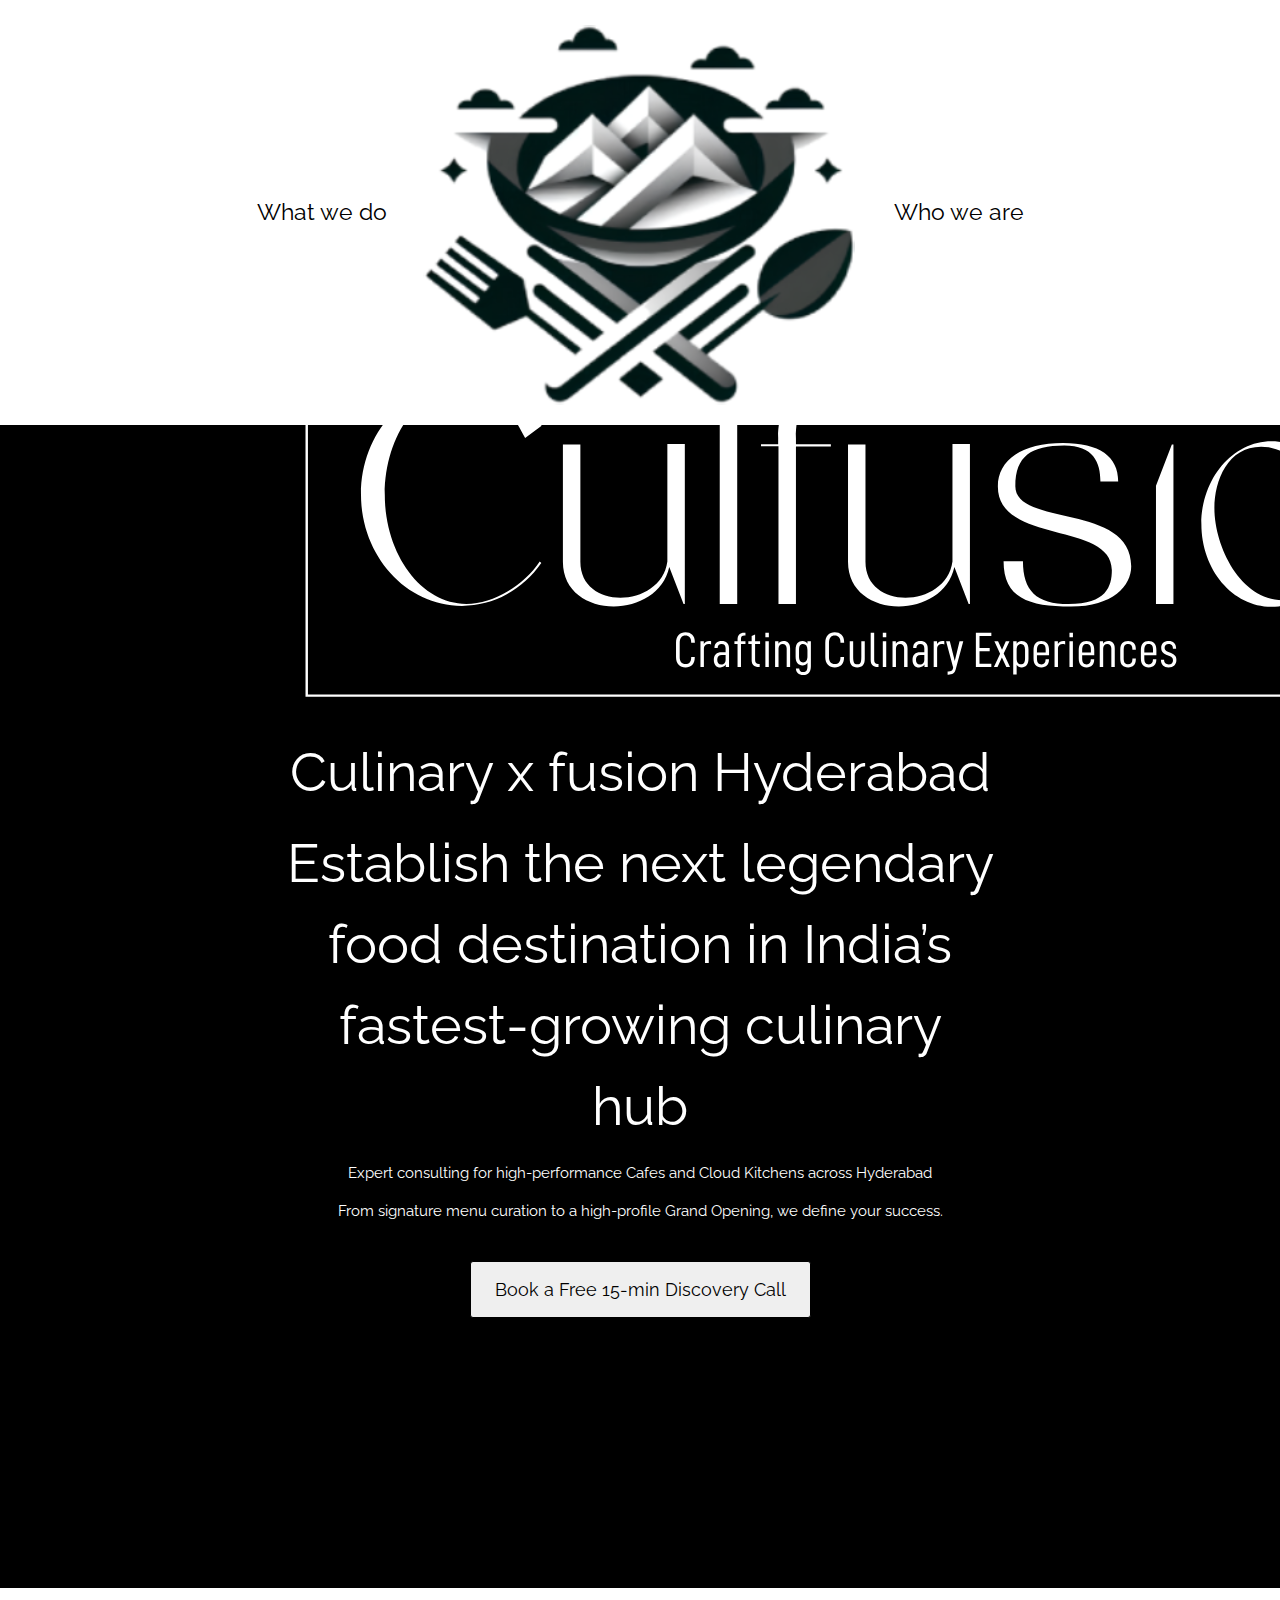
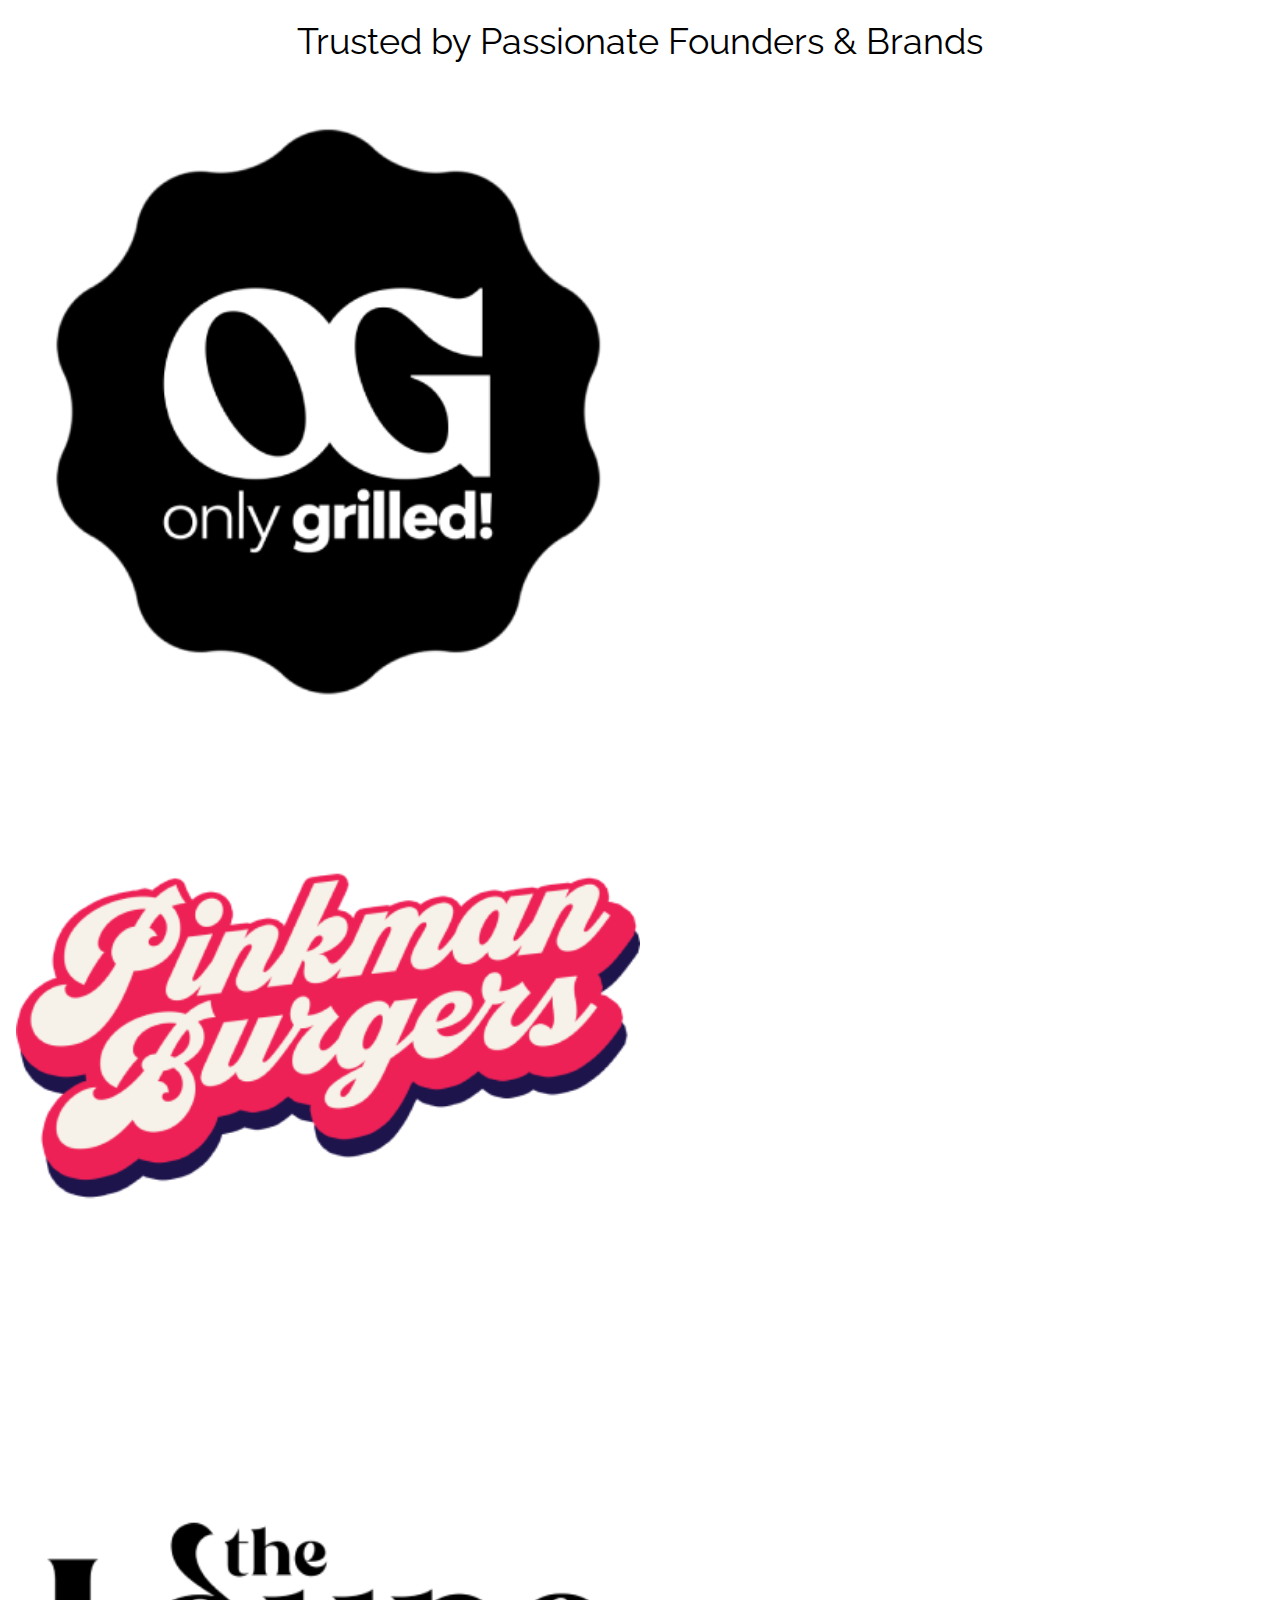
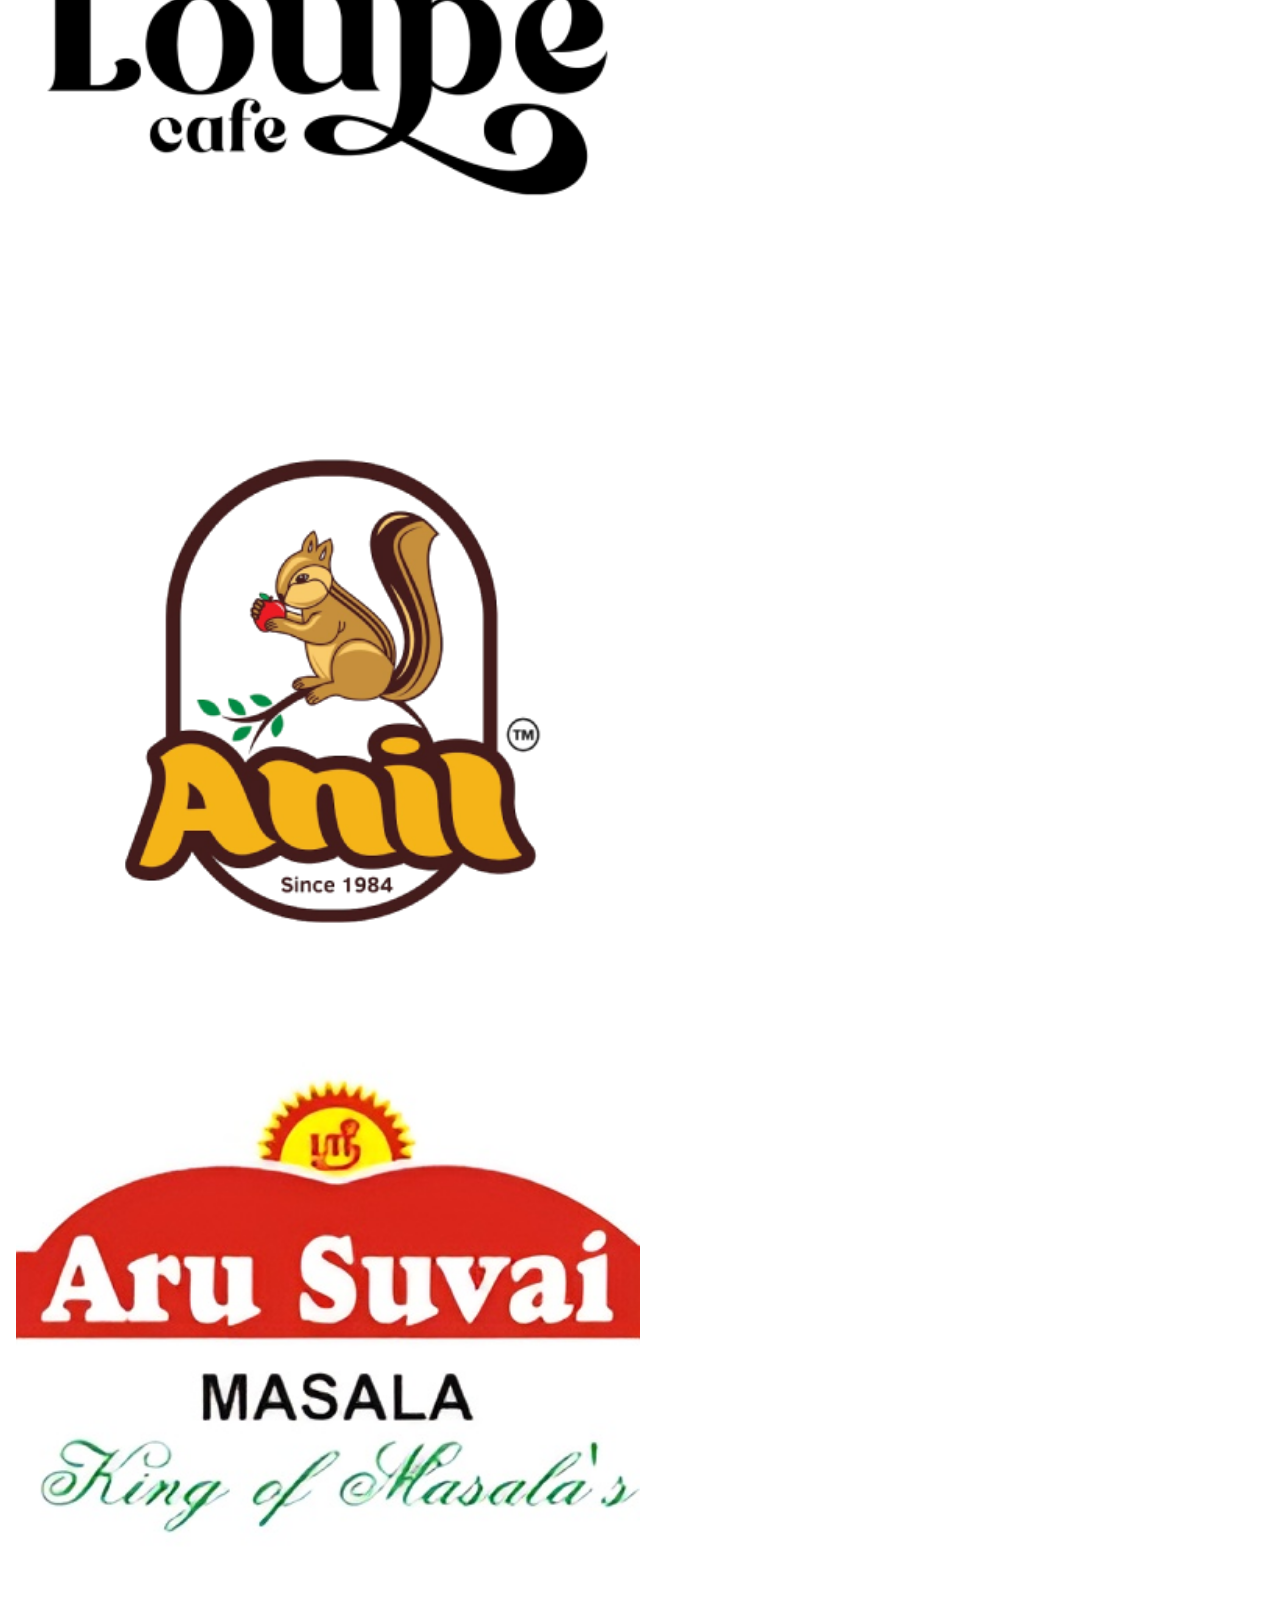
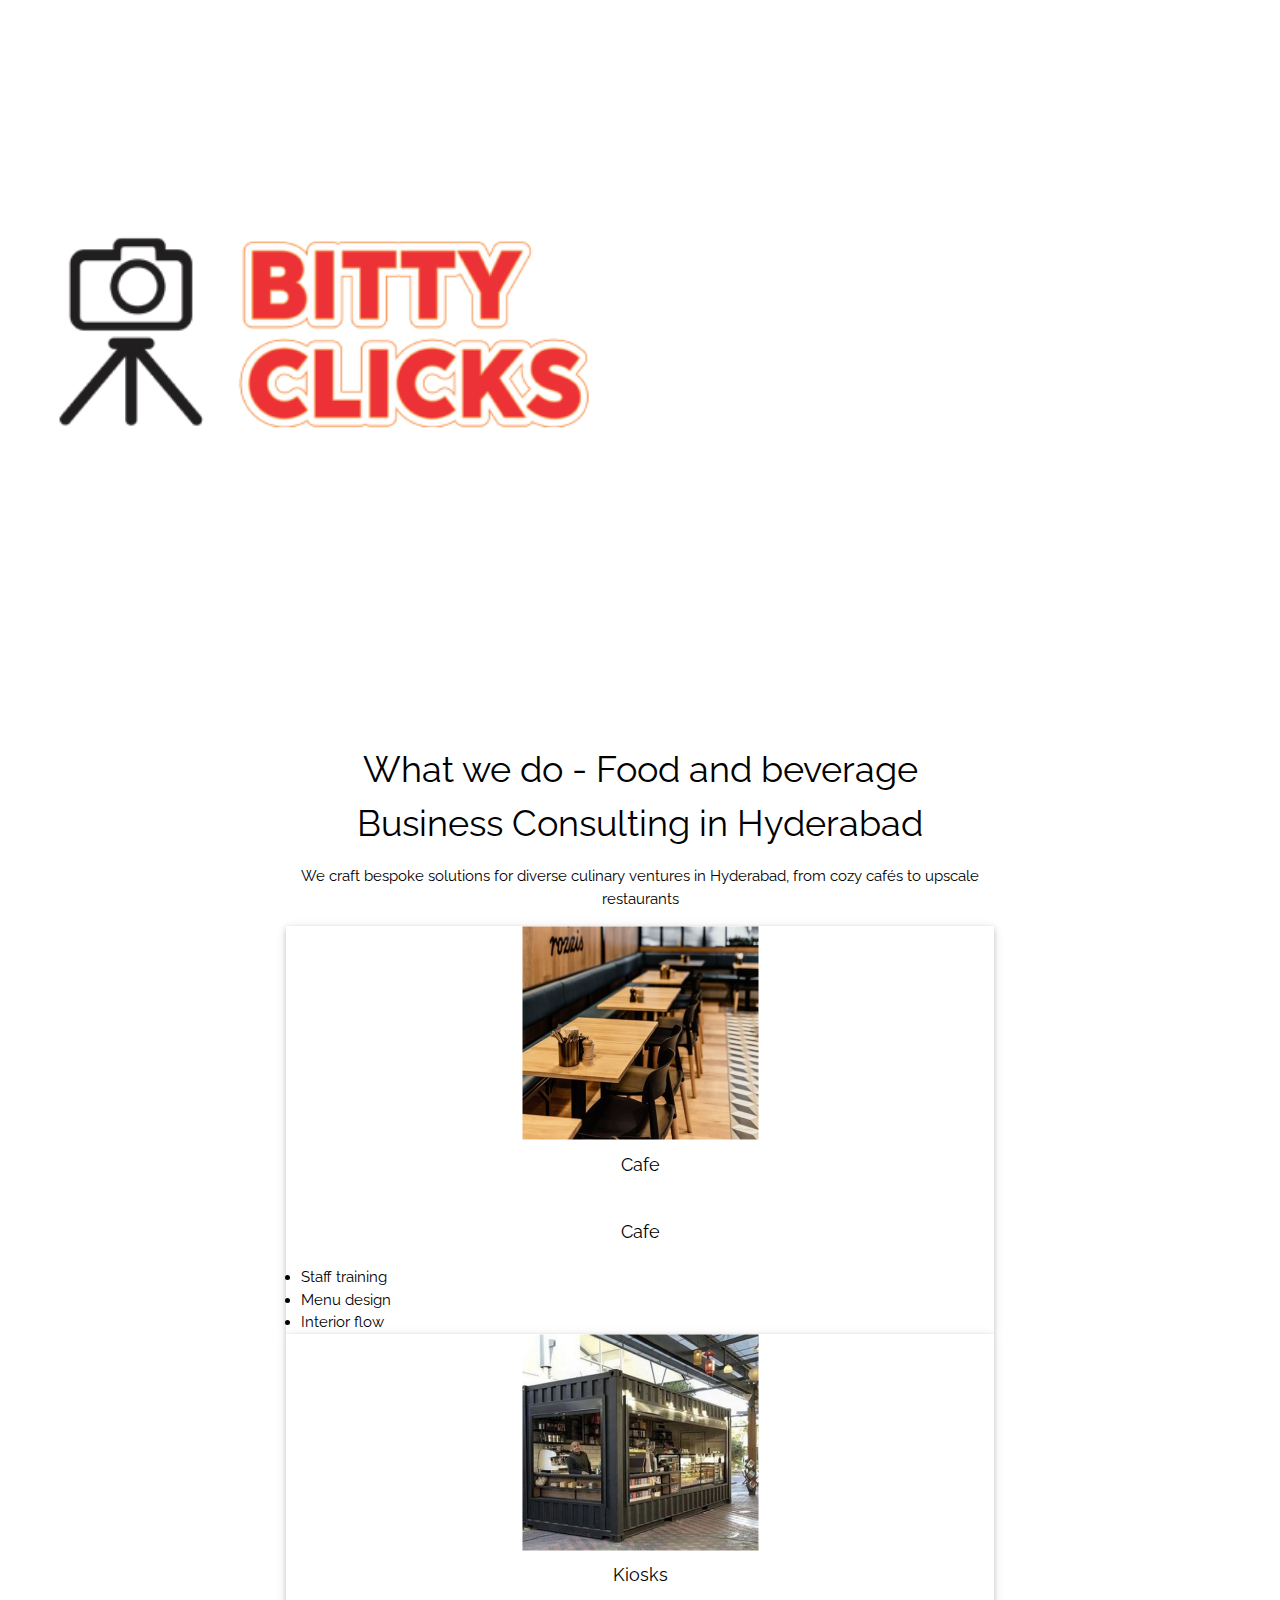
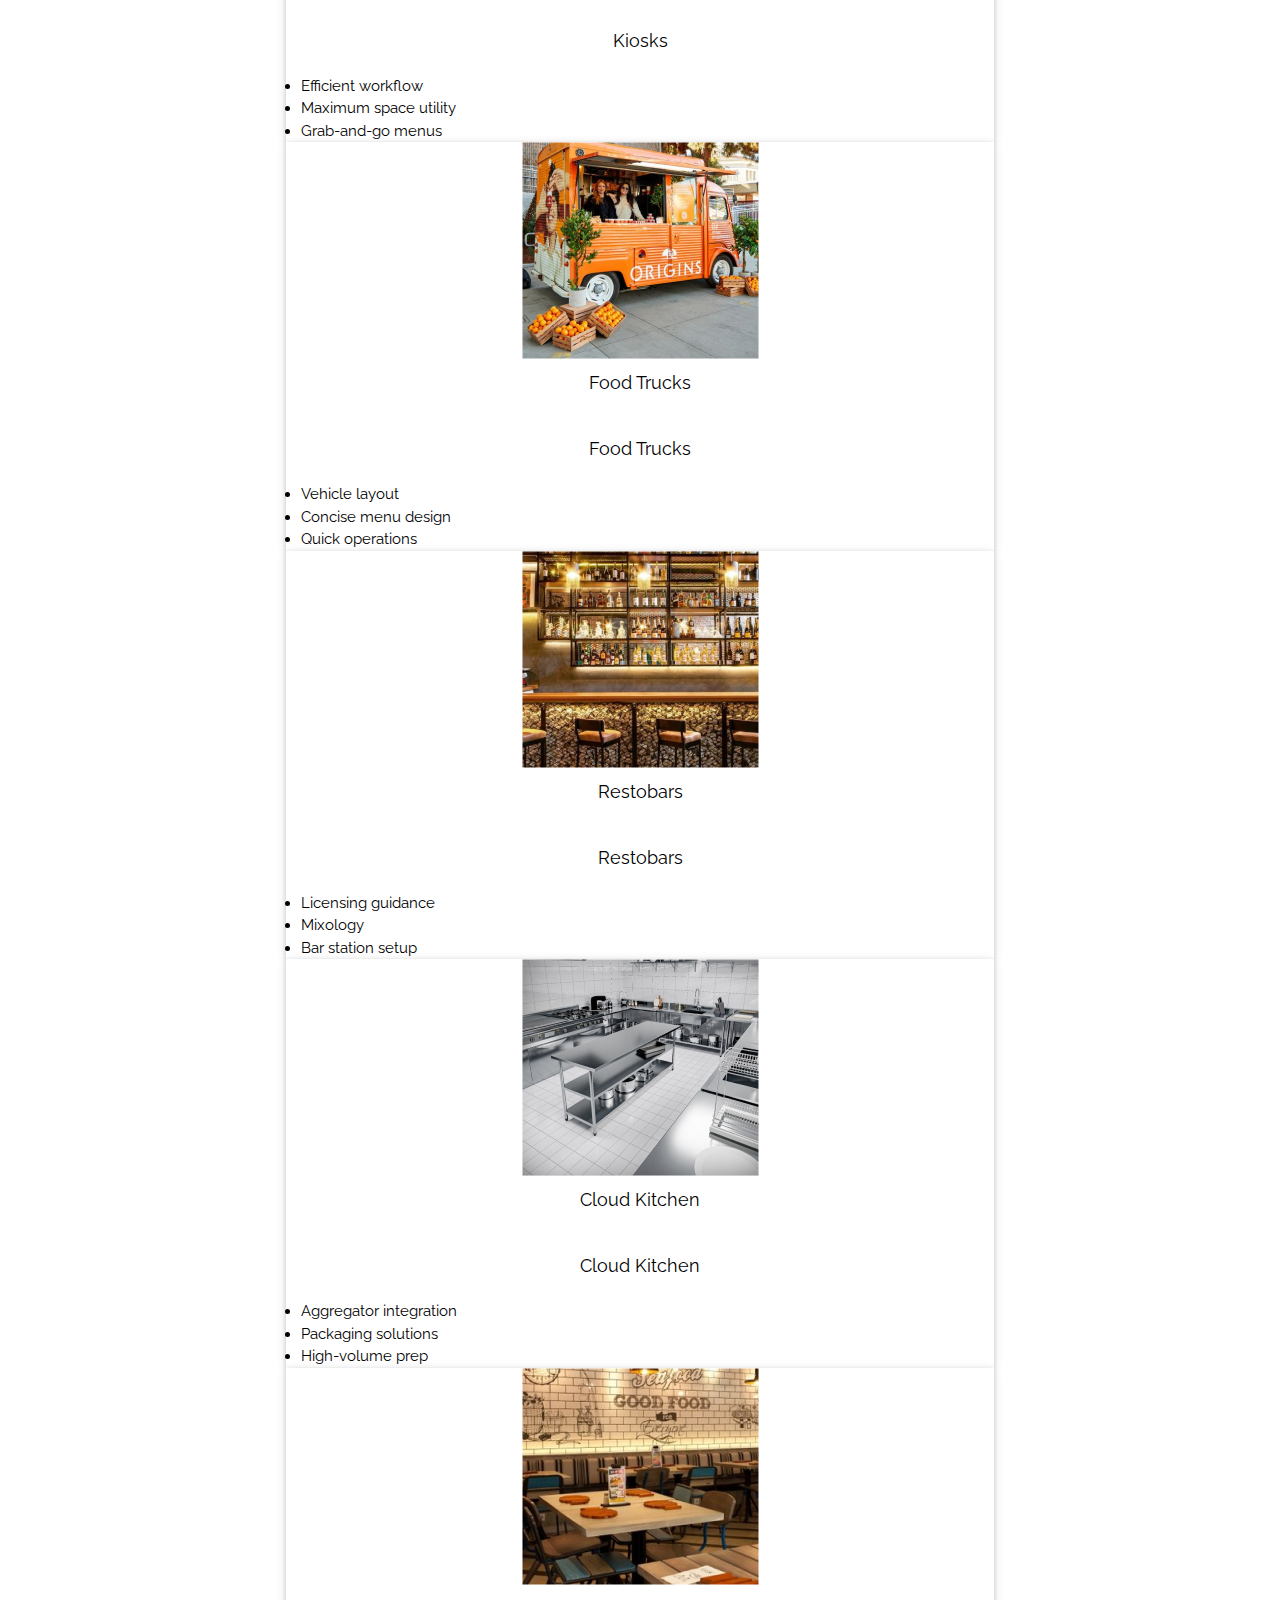
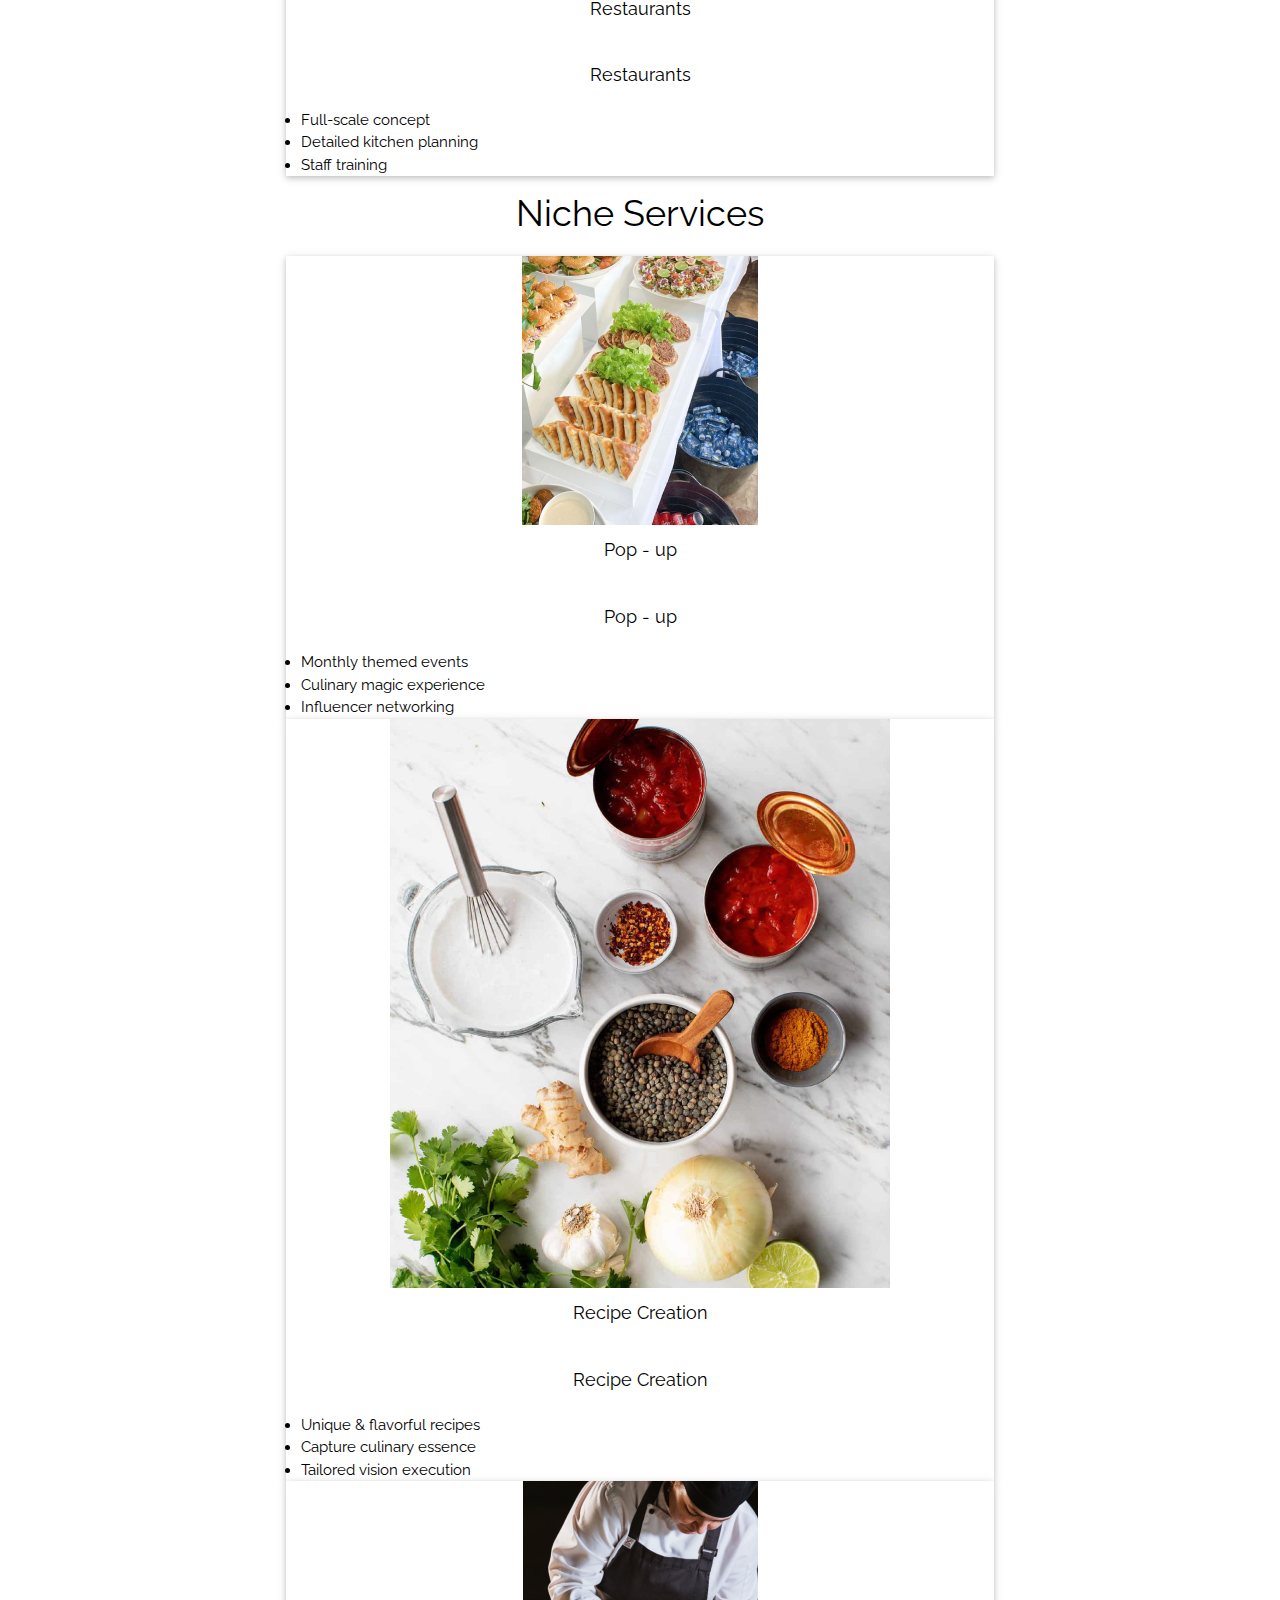
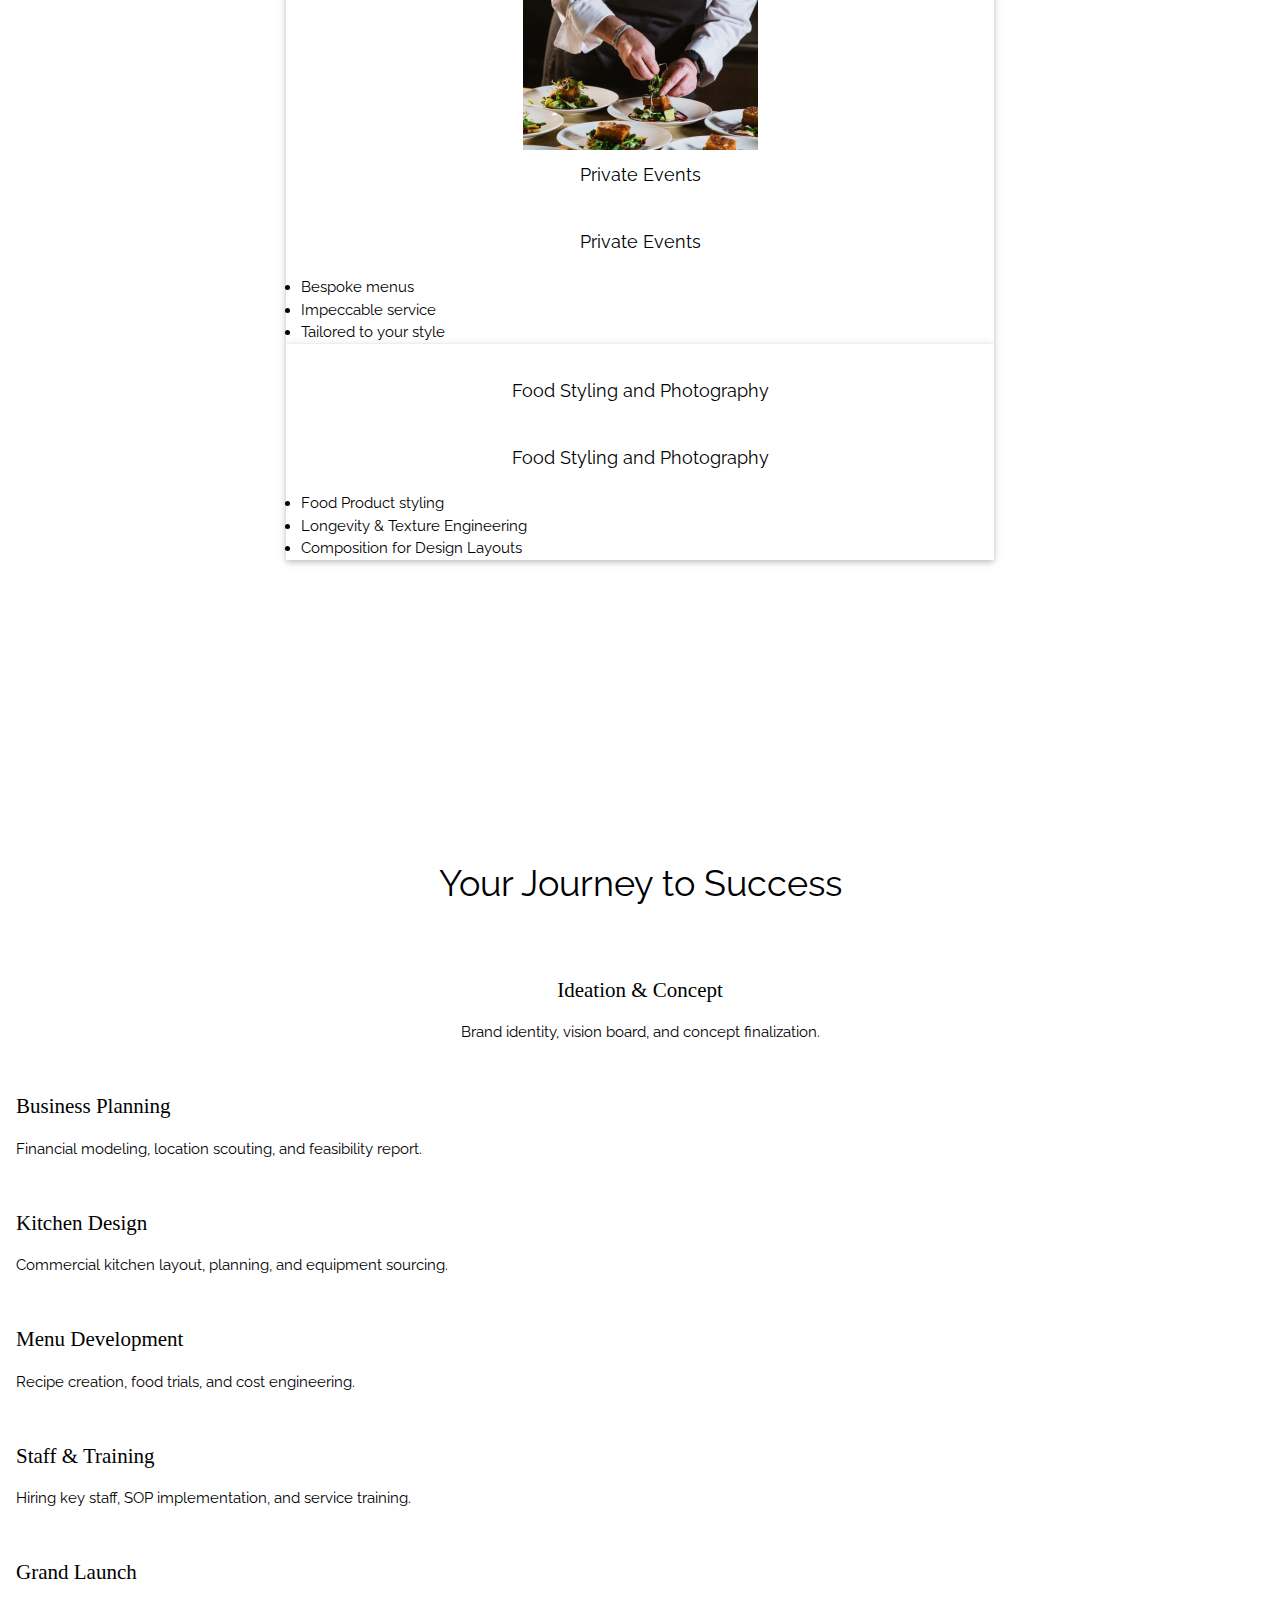
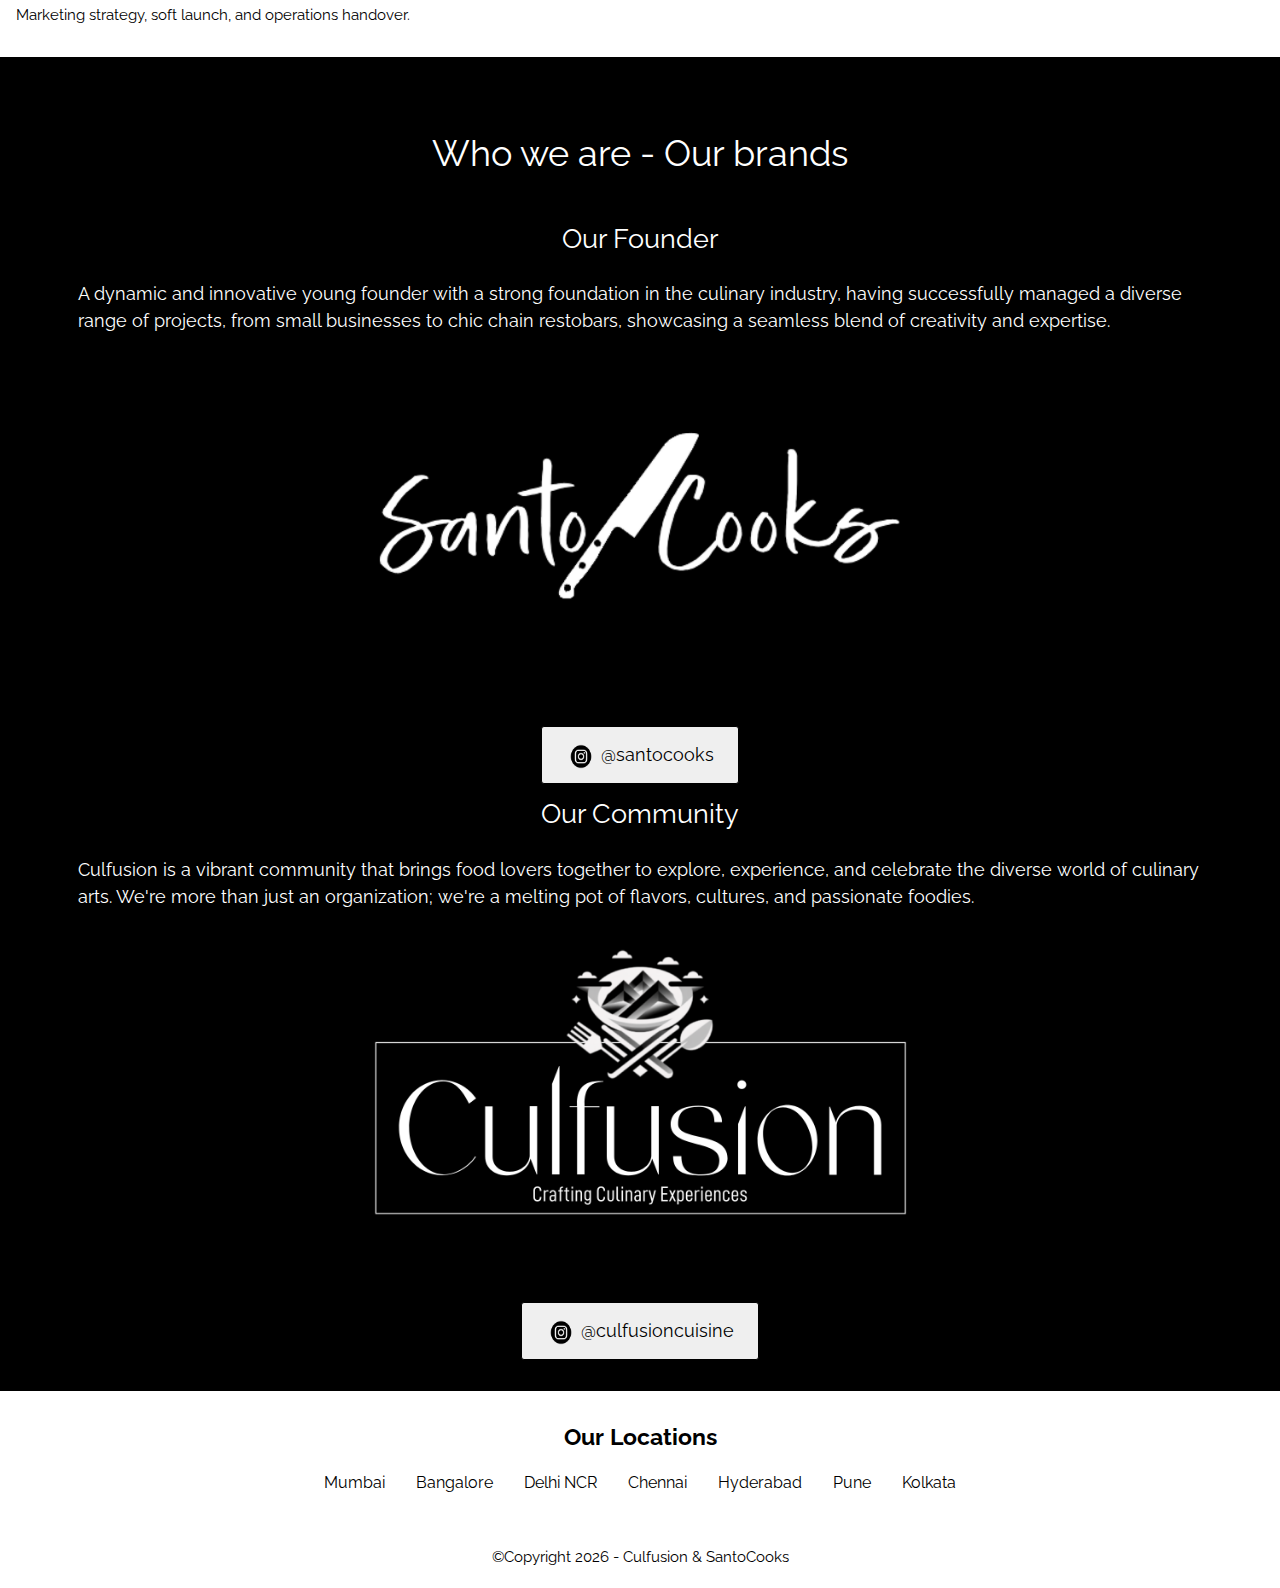
<file: location/hyderabad.html>
<!DOCTYPE html>
<html lang="en">

<head>
    <!-- Google tag (gtag.js) -->
    <script async src="https://www.googletagmanager.com/gtag/js?id=G-WT3BSGK681"></script>
    <script>
        window.dataLayer = window.dataLayer || [];
        function gtag() { dataLayer.push(arguments); }
        gtag('js', new Date());

        gtag('config', 'G-WT3BSGK681');
    </script>

    <script>
        document.addEventListener('DOMContentLoaded', function () {
            const navLinks = document.querySelectorAll('.w3-button.text24');

            navLinks.forEach(link => {
                link.addEventListener('click', function () {
                    // Remove 'selected' class from all links
                    navLinks.forEach(item => item.classList.remove('selected'));

                    // Add 'selected' class to the clicked link
                    this.classList.add('selected');
                });
            });
        });
    </script>
    <script type="text/javascript">
        (function (c, l, a, r, i, t, y) {
            c[a] = c[a] || function () { (c[a].q = c[a].q || []).push(arguments) };
            t = l.createElement(r); t.async = 1; t.src = "https://www.clarity.ms/tag/" + i;
            y = l.getElementsByTagName(r)[0]; y.parentNode.insertBefore(t, y);
        })(window, document, "clarity", "script", "tb2zw4yjtg");
    </script>
    <link rel="icon" type="image/png" href="../static/img/favicon.png" />
    <meta name="viewport" content="width=device-width, initial-scale=1">

    <title>Food and beverage business consultants in Hyderabad</title>
    <meta name="description"
        content="Culfusion is Hyderabad’s premier restaurant and food consulting firm. We bring your hospitality business dream to life in Hyderabad with expert support in recipe development, kitchen setup, and staff training.">
    <meta name="robots" content="follow, index, max-snippet:-1, max-video-preview:-1, max-image-preview:large">
    <meta charset="UTF-8">

    <!-- Canonical URL -->
    <link rel="canonical" href="https://www.culfusion.com/location/hyderabad.html">

    <!-- Hreflang for India targeting -->
    <link rel="alternate" hreflang="en-in" href="https://www.culfusion.com/location/hyderabad.html">
    <link rel="alternate" hreflang="en" href="https://www.culfusion.com/location/hyderabad.html">
    <link rel="alternate" hreflang="x-default" href="https://www.culfusion.com/location/hyderabad.html">

    <!-- Open Graph Tags (for Facebook, LinkedIn, WhatsApp) -->
    <meta property="og:type" content="website">
    <meta property="og:url" content="https://www.culfusion.com/location/hyderabad.html">
    <meta property="og:title" content="Culfusion - Premier Food & Beverage Business Consultants in Hyderabad">
    <meta property="og:description"
        content="Turn your culinary dreams into a perfect business in Hyderabad. Expert consulting for Cafes, Cloud Kitchens, Restaurants, and Food Trucks across Hyderabad.">
    <meta property="og:image" content="https://www.culfusion.com/static/img/Logo.png">
    <meta property="og:image:width" content="1200">
    <meta property="og:image:height" content="630">
    <meta property="og:locale" content="en_IN">
    <meta property="og:site_name" content="Culfusion">

    <!-- Twitter Card Tags -->
    <meta name="twitter:card" content="summary_large_image">
    <meta name="twitter:url" content="https://www.culfusion.com/location/hyderabad.html">
    <meta name="twitter:title" content="Culfusion - Premier Food & Beverage Business Consultants in Hyderabad">
    <meta name="twitter:description"
        content="Turn your culinary dreams into a perfect business in Hyderabad. Expert consulting for Cafes, Cloud Kitchens, Restaurants, and Food Trucks across Hyderabad.">
    <meta name="twitter:image" content="https://www.culfusion.com/static/img/Logo.png">

    <!-- Additional SEO Meta Tags -->
    <meta name="author" content="Culfusion">
    <meta name="geo.region" content="IN-TG">
    <meta name="geo.placename" content="Hyderabad">
    <meta name="keywords"
        content="restaurant consultant Hyderabad, food business consultant Hyderabad, cafe setup Hyderabad, cloud kitchen consultant Hyderabad, restaurant staff training Hyderabad, kitchen design Hyderabad, menu development Hyderabad">

    <!-- JSON-LD Structured Data for LocalBusiness -->
    <script type="application/ld+json">
  {
    "@context": "https://schema.org",
    "@type": "ProfessionalService",
    "name": "Culfusion Hyderabad",
    "alternateName": "Culfusion Food & Beverage Consultants Hyderabad",
    "url": "https://www.culfusion.com/location/hyderabad.html",
    "logo": "https://www.culfusion.com/static/img/Logo.png",
    "image": "https://www.culfusion.com/static/img/Logo.png",
    "description": "Hyderabad's premier restaurant and food consulting firm. We bring your hospitality business dream to life in Hyderabad with expert support in recipe development, kitchen setup, staff training, and overall business development.",
    "telephone": "+91-6382438585",
    "priceRange": "$$",
    "address": {
      "@type": "PostalAddress",
      "addressLocality": "Hyderabad",
      "addressRegion": "Telangana",
      "addressCountry": "IN"
    },
    "areaServed": {
      "@type": "City",
      "name": "Hyderabad"
    },
    "serviceType": [
      "Restaurant Consulting",
      "Cafe Setup Consulting",
      "Cloud Kitchen Consulting",
      "Food Truck Business Consulting",
      "Menu Development",
      "Kitchen Design",
      "Staff Training",
      "Recipe Development"
    ],
    "sameAs": [
      "https://www.instagram.com/culfusioncuisine/",
      "https://www.instagram.com/santocooks/"
    ]
  }
  </script>

    <link rel="stylesheet" href="https://www.w3schools.com/w3css/4/w3.css">

    <link rel="stylesheet" href="https://fonts.googleapis.com/css?family=Raleway">
    <link rel="stylesheet" href="https://cdnjs.cloudflare.com/ajax/libs/font-awesome/4.7.0/css/font-awesome.min.css">

    <link rel="stylesheet" type="text/css" href="../static/css/style.css">



</head>


<body>

    <!-- Navbar (sit on top) -->
    <div class="w3-top">
        <div class="w3-center w3-white w3-padding-large" id="myNavbar">

            <a href="#Services" class=" w3-button text24" style="font-size: 2.5vh;">What we do</a>

            <div class="w3-button" id="topbarimgcontainer">
                <a href="../index.html">
                    <img src="../static/img/Logo.png"
                        alt="Culfusion - Restaurant and Food Business Consulting Services in Hyderabad">
                </a>
            </div>

            <a href="#About" class=" w3-button text24" style="font-size: 2.5vh;">Who we are</a>

        </div>
    </div>

    <!-- Homepage -->
    <div class="w3-container w3-black blackbgimg" style="min-height:100dvh;" id="home">
        <div class="center">

            <div class="w3-center flexcontainer floating" id="logoimgcontainer">
                <img src="../static/img/Logopartial.png"
                    alt="Culfusion Food and Beverage Business Consultants Hyderabad Logo">
            </div>

            <h1 class="w3-center largetext70 w3-text-white" style="font-size: 6vh;">Culinary x fusion Hyderabad</h1>
            <h2 class="w3-center largetext70 w3-text-white" style="font-size: 6vh;">Establish the next legendary food
                destination in India’s fastest-growing culinary hub</h2>

            <p class="text24 w3-center w3-text-white">Expert consulting for high-performance Cafes and Cloud Kitchens
                across Hyderabad</p>
            <p class="text24 w3-center w3-text-white">From signature menu curation to a high-profile Grand Opening, we
                define your success.
            </p>

            <div class="w3-padding-top-24" style="text-align: center;">
                <a href="https://wa.me/916382438585" target="_blank">
                    <button class="btn">Book a Free 15-min Discovery Call</button>
                </a>
            </div>

        </div>
    </div>

    <!-- Our Clients -->
    <div class="w3-container w3-white" style="padding: 16px 16px" id="Process">
        <h2 class="w3-center text24" style="font-size: 4vh; margin-bottom: 32px;">Trusted by Passionate Founders &
            Brands
        </h2>
        <div class="flexcontainer"
            style="max-width: 1600px; margin: 0 auto; justify-content: space-between; flex-wrap: wrap; gap: 25px;">

            <div class="process-step" style="min-width: 130px;">
                <img src="../static/img/Partner_Logo_1.png"
                    alt="Restaurant Client Partner - Food Business Consulting Success Story" style="width: 50%;"
                    loading="lazy">
            </div>

            <div class="process-step" style="min-width: 130px;">
                <img src="../static/img/Partner_Logo_2.png" alt="Cloud Kitchen Client Partner - F&B Consulting Services"
                    style="width: 50%;" loading="lazy">
            </div>

            <div class="process-step" style="min-width: 130px;">
                <img src="../static/img/Partner_Logo_3.png" alt="Cafe Business Partner - Food Consulting Client Success"
                    style="width: 50%;" loading="lazy">
            </div>

            <div class="process-step" style="min-width: 130px;">
                <img src="../static/img/Partner_Logo_4.png" alt="Food Truck Business Partner - Mobile Food Consulting"
                    style="width: 50%;" loading="lazy">
            </div>

            <div class="process-step" style="min-width: 130px;">
                <img src="../static/img/Partner_Logo_5.png"
                    alt="Restobar Client Partner - Restaurant Consulting Services" style="width: 50%;" loading="lazy">
            </div>

            <div class="process-step" style="min-width: 130px;">
                <img src="../static/img/Partner_Logo_6.png"
                    alt="Kiosk Business Partner - Food Business Setup Consulting" style="width: 50%;" loading="lazy">
            </div>


        </div>
    </div>




    <!-- what we do -->
    <div class="w3-container w3-white whitebgimg" style="min-height:100dvh;" id="Services">
        <div class="center" style="padding-top: 8vh;">

            <h2 class="w3-center text24 w3-text-black" style="font-size: 4vh;">What we do - Food and beverage Business
                Consulting in Hyderabad</h2>

            <p class="text24 w3-center w3-text-black">We craft bespoke solutions for diverse culinary ventures in
                Hyderabad, from cozy
                cafés to upscale restaurants</p>

            <!-- F&B Buisness consulting -->
            <!-- F&B Buisness consulting -->
            <div class="flexcontainer w3-center w3-margin-top">

                <div class="flexitem flip-card-container">
                    <div class="flip-card-inner w3-card">
                        <div class="flip-card-front w3-white">
                            <img src="../static/img/Cafe.png"
                                alt="Cafe Business Consulting Hyderabad - Menu Design, Staff Training, Interior Setup"
                                loading="lazy">
                            <p class="text24"
                                style="padding-bottom: 11px; padding-top: 11px; margin-top: 0; font-size: 2vh;">Cafe</p>
                        </div>
                        <div class="flip-card-back w3-white">
                            <h4 class="text24"
                                style="padding-bottom: 11px; padding-top: 11px; margin-top: 0; font-size: 2vh; font-weight: normal;">
                                Cafe</h4>
                            <ul class="text24" style="padding: 0 15px; margin: 0; text-align: left;">
                                <li>Staff training</li>
                                <li>Menu design</li>
                                <li>Interior flow</li>
                            </ul>
                        </div>
                    </div>
                </div>

                <div class="flexitem flip-card-container">
                    <div class="flip-card-inner w3-card">
                        <div class="flip-card-front w3-white">
                            <img src="../static/img/Kiosks.png"
                                alt="Food Kiosk Business Consulting Hyderabad - Setup and Operations Management"
                                loading="lazy">
                            <p class="text24"
                                style="padding-bottom: 10px; padding-top: 10px; margin-top: 0; font-size: 2vh;">Kiosks
                            </p>
                        </div>
                        <div class="flip-card-back w3-white">
                            <h4 class="text24"
                                style="padding-bottom: 11px; padding-top: 11px; margin-top: 0; font-size: 2vh; font-weight: normal;">
                                Kiosks</h4>
                            <ul class="text24" style="padding: 0 15px; margin: 0; text-align: left;">
                                <li>Efficient workflow</li>
                                <li>Maximum space utility</li>
                                <li>Grab-and-go menus</li>
                            </ul>
                        </div>
                    </div>
                </div>

                <div class="flexitem flip-card-container">
                    <div class="flip-card-inner w3-card">
                        <div class="flip-card-front w3-white">
                            <img src="../static/img/Food Trucks.png"
                                alt="Food Truck Business Consulting Hyderabad - Mobile Kitchen Setup and Menu Planning"
                                loading="lazy">
                            <p class="text24"
                                style="padding-bottom: 10px; padding-top: 10px; margin-top: 0; font-size: 2vh;">Food
                                Trucks</p>
                        </div>
                        <div class="flip-card-back w3-white">
                            <h4 class="text24"
                                style="padding-bottom: 11px; padding-top: 11px; margin-top: 0; font-size: 2vh; font-weight: normal;">
                                Food Trucks</h4>
                            <ul class="text24" style="padding: 0 15px; margin: 0; text-align: left;">
                                <li>Vehicle layout</li>
                                <li>Concise menu design</li>
                                <li>Quick operations</li>
                            </ul>
                        </div>
                    </div>
                </div>

                <div class="flexitem flip-card-container">
                    <div class="flip-card-inner w3-card">
                        <div class="flip-card-front w3-white">
                            <img src="../static/img/Restobars.png"
                                alt="Restobar Consulting Services Hyderabad - Bar Setup, Mixology, Licensing for Restaurants"
                                loading="lazy">
                            <p class="text24"
                                style="padding-bottom: 10px; padding-top: 10px; margin-top: 0; font-size: 2vh;">
                                Restobars
                            </p>
                        </div>
                        <div class="flip-card-back w3-white">
                            <h4 class="text24"
                                style="padding-bottom: 11px; padding-top: 11px; margin-top: 0; font-size: 2vh; font-weight: normal;">
                                Restobars</h4>
                            <ul class="text24" style="padding: 0 15px; margin: 0; text-align: left;">
                                <li>Licensing guidance</li>
                                <li>Mixology</li>
                                <li>Bar station setup</li>
                            </ul>
                        </div>
                    </div>
                </div>

                <div class="flexitem flip-card-container">
                    <div class="flip-card-inner w3-card">
                        <div class="flip-card-front w3-white">
                            <img src="../static/img/Cloud Kitchen.png"
                                alt="Cloud Kitchen Consulting Hyderabad - Delivery Business Setup and Packaging Solutions"
                                loading="lazy">
                            <p class="text24"
                                style="padding-bottom: 10px; padding-top: 10px; margin-top: 0; font-size: 2vh;">Cloud
                                Kitchen</p>
                        </div>
                        <div class="flip-card-back w3-white">
                            <h4 class="text24"
                                style="padding-bottom: 11px; padding-top: 11px; margin-top: 0; font-size: 2vh; font-weight: normal;">
                                Cloud Kitchen</h4>
                            <ul class="text24" style="padding: 0 15px; margin: 0; text-align: left;">
                                <li>Aggregator integration</li>
                                <li>Packaging solutions</li>
                                <li>High-volume prep</li>
                            </ul>
                        </div>
                    </div>
                </div>

                <div class="flexitem flip-card-container">
                    <div class="flip-card-inner w3-card">
                        <div class="flip-card-front w3-white">
                            <img src="../static/img/Restaurant.png"
                                alt="Restaurant Business Consulting Hyderabad - Full-Scale Kitchen Planning and Staff Training"
                                loading="lazy">
                            <p class="text24"
                                style="padding-bottom: 10px; padding-top: 10px; margin-top: 0; font-size: 2vh;">
                                Restaurants</p>
                        </div>
                        <div class="flip-card-back w3-white">
                            <h4 class="text24"
                                style="padding-bottom: 11px; padding-top: 11px; margin-top: 0; font-size: 2vh; font-weight: normal;">
                                Restaurants</h4>
                            <ul class="text24" style="padding: 0 15px; margin: 0; text-align: left;">
                                <li>Full-scale concept</li>
                                <li>Detailed kitchen planning</li>
                                <li>Staff training</li>
                            </ul>
                        </div>
                    </div>
                </div>

            </div>

            <h2 class="w3-center text24 w3-text-black" style="font-size: 4vh;">Niche Services</h2>

            <!-- Pop-ups, Recipe Creation and Private Caterings -->
            <div class="flexcontainer niche-services-container w3-center w3-margin-top">

                <div class="flexitem flip-card-container">
                    <div class="flip-card-inner w3-card">
                        <div class="flip-card-front w3-white">
                            <img src="../static/img/Pop ups.png"
                                alt="Food Pop-up Event Consulting Hyderabad - Culinary Experience and Event Planning"
                                loading="lazy">
                            <p class="text24"
                                style="padding-bottom: 11px; padding-top: 11px; margin-top: 0; font-size: 2vh;">Pop - up
                            </p>
                        </div>
                        <div class="flip-card-back w3-white">
                            <h4 class="text24"
                                style="padding-bottom: 11px; padding-top: 11px; margin-top: 0; font-size: 2vh; font-weight: normal;">
                                Pop
                                - up</h4>
                            <ul class="text24" style="padding: 0 15px; margin: 0; text-align: left;">
                                <li>Monthly themed events</li>
                                <li>Culinary magic experience</li>
                                <li>Influencer networking</li>
                            </ul>
                        </div>
                    </div>
                </div>

                <div class="flexitem flip-card-container">
                    <div class="flip-card-inner w3-card">
                        <div class="flip-card-front w3-white">
                            <img src="../static/img/Recpies.jpg"
                                alt="Recipe Development and Menu Creation Services for Hyderabad Food Businesses"
                                loading="lazy">
                            <p class="text24"
                                style="padding-bottom: 11px; padding-top: 11px; margin-top: 0; font-size: 2vh;">Recipe
                                Creation</p>
                        </div>
                        <div class="flip-card-back w3-white">
                            <h4 class="text24"
                                style="padding-bottom: 11px; padding-top: 11px; margin-top: 0; font-size: 2vh; font-weight: normal;">
                                Recipe Creation</h4>
                            <ul class="text24" style="padding: 0 15px; margin: 0; text-align: left;">
                                <li>Unique & flavorful recipes</li>
                                <li>Capture culinary essence</li>
                                <li>Tailored vision execution</li>
                            </ul>
                        </div>
                    </div>
                </div>

                <div class="flexitem flip-card-container">
                    <div class="flip-card-inner w3-card">
                        <div class="flip-card-front w3-white">
                            <img src="../static/img/Catering.png"
                                alt="Private Event Catering Consulting Hyderabad - Bespoke Menus and Service Planning"
                                loading="lazy">
                            <p class="text24"
                                style="padding-bottom: 11px; padding-top: 11px; margin-top: 0; font-size: 2vh;">Private
                                Events</p>
                        </div>
                        <div class="flip-card-back w3-white">
                            <h4 class="text24"
                                style="padding-bottom: 11px; padding-top: 11px; margin-top: 0; font-size: 2vh; font-weight: normal;">
                                Private Events</h4>
                            <ul class="text24" style="padding: 0 15px; margin: 0; text-align: left;">
                                <li>Bespoke menus</li>
                                <li>Impeccable service</li>
                                <li>Tailored to your style</li>
                            </ul>
                        </div>
                    </div>
                </div>

                <div class="flexitem flip-card-container">
                    <div class="flip-card-inner w3-card">
                        <div class="flip-card-front w3-white">
                            <img src="../static/img/Foodstyling.png"
                                alt="Food Styling and Photography Hyderabad for commercial advertisement and packaging"
                                loading="lazy">
                            <p class="text24"
                                style="padding-bottom: 11px; padding-top: 11px; margin-top: 0; font-size: 2vh;">Food
                                Styling and Photography</p>
                        </div>
                        <div class="flip-card-back w3-white">
                            <h4 class="text24"
                                style="padding-bottom: 11px; padding-top: 11px; margin-top: 0; font-size: 2vh; font-weight: normal;">
                                Food Styling and Photography</h4>
                            <ul class="text24" style="padding: 0 15px; margin: 0; text-align: left;">
                                <li>Food Product styling</li>
                                <li>Longevity & Texture Engineering</li>
                                <li>Composition for Design Layouts</li>
                            </ul>
                        </div>
                    </div>
                </div>

            </div>
        </div>
    </div>

    <!-- Process Roadmap -->
    <div class="w3-container w3-white" style="padding: 16px 16px" id="Process">
        <h2 class="w3-center text24" style="font-size: 4vh; margin-bottom: 32px;">Your Journey to Success
        </h2>
        <div class="flexcontainer"
            style="max-width: 1600px; margin: 0 auto; justify-content: space-evenly; flex-wrap: wrap; gap: 20px;">

            <div class="process-step" style="min-width: 150px; text-align: center;">
                <img src="../static/img/Process_1.png"
                    alt="Restaurant Concept Development Hyderabad - Brand Identity and Vision Board"
                    style="width: 50px; height: auto; margin-bottom: 15px;" loading="lazy">
                <h4 style="font-family: 'Cormorant', serif; font-size: 1.4rem; margin-top: 10px;">Ideation & Concept
                </h4>
                <p>Brand identity, vision board, and concept finalization.</p>
            </div>

            <div class="process-step" style="min-width: 150px;">
                <img src="../static/img/Process_2.png"
                    alt="Food Business Planning Hyderabad - Financial Modeling and Location Scouting"
                    style="width: 50px; height: auto; margin-bottom: 15px;" loading="lazy">
                <h4 style="font-family: 'Cormorant', serif; font-size: 1.4rem; margin-top: 10px;">Business Planning</h4>
                <p>Financial modeling, location scouting, and feasibility report.</p>
            </div>

            <div class="process-step" style="min-width: 150px;">
                <img src="../static/img/Process_3_1.png"
                    alt="Commercial Kitchen Design Hyderabad - Layout Planning and Equipment Sourcing"
                    style="width: 50px; height: auto; margin-bottom: 15px;" loading="lazy">
                <h4 style="font-family: 'Cormorant', serif; font-size: 1.4rem; margin-top: 10px;">Kitchen Design</h4>
                <p>Commercial kitchen layout, planning, and equipment sourcing.</p>
            </div>

            <div class="process-step" style="min-width: 150px;">
                <img src="../static/img/Process_4.png"
                    alt="Restaurant Menu Development Hyderabad - Recipe Creation and Cost Engineering"
                    style="width: 50px; height: auto; margin-bottom: 15px;" loading="lazy">
                <h4 style="font-family: 'Cormorant', serif; font-size: 1.4rem; margin-top: 10px;">Menu Development</h4>
                <p>Recipe creation, food trials, and cost engineering.</p>
            </div>

            <div class="process-step" style="min-width: 150px;">
                <img src="../static/img/Process_5.png"
                    alt="Restaurant Staff Training Hyderabad - Hiring and SOP Implementation Services"
                    style="width: 50px; height: auto; margin-bottom: 15px;" loading="lazy">
                <h4 style="font-family: 'Cormorant', serif; font-size: 1.4rem; margin-top: 10px;">Staff & Training</h4>
                <p>Hiring key staff, SOP implementation, and service training.</p>
            </div>

            <div class="process-step" style="min-width: 150px;">
                <img src="../static/img/Process_6.png"
                    alt="Restaurant Grand Opening Hyderabad - Marketing Strategy and Launch Support"
                    style="width: 50px; height: auto; margin-bottom: 15px;" loading="lazy">
                <h4 style="font-family: 'Cormorant', serif; font-size: 1.4rem; margin-top: 10px;">Grand Launch</h4>
                <p>Marketing strategy, soft launch, and operations handover.</p>
            </div>

        </div>
    </div>

    <!-- who we are -->
    <div class="w3-container w3-black blackbgimg" style="min-height:100dvh;" id="About">
        <div class="center" style=" align-content: center; padding: 2.5%; padding-left: 5%; padding-right: 5%;">

            <h2 class="w3-center text24 w3-text-white" style="font-size: 4vh; padding-top: 5%; padding: 2.5%;">Who we
                are -
                Our brands</h2>

            <div class="servicecontainer1">

                <!-- Founder & santoCooks -->
                <div class="servicecontainer2">

                    <h2 class="w3-center text24 w3-text-white" style="font-size: 3vh;">Our Founder</h2>

                    <p class="text24" style="padding-bottom: 11px; padding-top: 11px; margin-top: 0; font-size: 2vh;">A
                        dynamic
                        and innovative young founder with a strong foundation in the culinary industry, having
                        successfully managed
                        a diverse range of projects, from small businesses to chic chain restobars, showcasing a
                        seamless blend of
                        creativity and expertise. </p>

                    <!-- founder img
          <div class="w3-center founder-img-container">
            <img src="../static/img/Founderimg.jpg" class="founder-img w3-center">
          </div> -->

                    <div class="w3-center w3-container">
                        <img src="../static/img/SantoCooks Logo 2 white.png" class="santo-logo-img" style="width: 50%;"
                            alt="SantoCooks Hyderabad Logo">
                    </div>

                    <!-- insta button -->
                    <div style="text-align: center; padding-top: 5%;">
                        <a href="https://www.instagram.com/santocooks/">
                            <button class="btn">
                                <img src="../static/img/Insta Logo.png" width="30" height="25" alt="Instagram Logo">
                                @santocooks
                            </button>
                        </a>
                    </div>

                </div>

                <div class="divider"></div>

                <!-- culfusion -->
                <div class="servicecontainer2">

                    <h2 class="w3-center text24 w3-text-white" style="font-size: 3vh;">Our Community</h2>

                    <p class="text24" style="padding-bottom: 11px; padding-top: 11px; margin-top: 0; font-size: 2vh;">
                        Culfusion is
                        a vibrant community that brings food lovers together to explore, experience, and celebrate the
                        diverse world
                        of culinary arts. We're more than just an organization; we're a melting pot of flavors,
                        cultures, and
                        passionate foodies. </p>

                    <div class="w3-center w3-container">
                        <img src="../static/img/Text with logo and byline - white.png" class="santo-logo-img"
                            style="width: 50%;" alt="Culfusion Community Hyderabad Logo">
                    </div>

                    <!-- insta button -->
                    <div style="text-align: center; padding-top: 5%;">
                        <a href="https://www.instagram.com/culfusioncuisine/">
                            <button class="btn">
                                <img src="../static/img/Insta Logo.png" width="30" height="25" alt="Instagram Logo">
                                @culfusioncuisine
                            </button>
                        </a>
                    </div>

                </div>

            </div>
        </div>
    </div>


    <footer class="w3-container w3-center w3-white w3-padding-small">
        <div class="w3-padding-16">
            <h3 class="text24" style="font-size: 2.5vh; margin-bottom: 12px; font-weight: bold;">Our Locations</h3>
            <div class="footer-locations"
                style="display: flex; justify-content: center; flex-wrap: wrap; gap: 15px; margin-bottom: 16px;">
                <a href="mumbai" class="w3-button text24" style="font-size: 1.8vh; padding: 4px 8px;">Mumbai</a>
                <a href="bangalore" class="w3-button text24" style="font-size: 1.8vh; padding: 4px 8px;">Bangalore</a>
                <a href="delhi" class="w3-button text24" style="font-size: 1.8vh; padding: 4px 8px;">Delhi
                    NCR</a>
                <a href="chennai" class="w3-button text24" style="font-size: 1.8vh; padding: 4px 8px;">Chennai</a>
                <a href="hyderabad" class="w3-button text24" style="font-size: 1.8vh; padding: 4px 8px;">Hyderabad</a>
                <a href="pune" class="w3-button text24" style="font-size: 1.8vh; padding: 4px 8px;">Pune</a>
                <a href="kolkata" class="w3-button text24" style="font-size: 1.8vh; padding: 4px 8px;">Kolkata</a>
            </div>
        </div>
        <p class="w3 w3-text-black">©Copyright 2026 - Culfusion & SantoCooks</p>

    </footer>

</body>

</html>
</file>
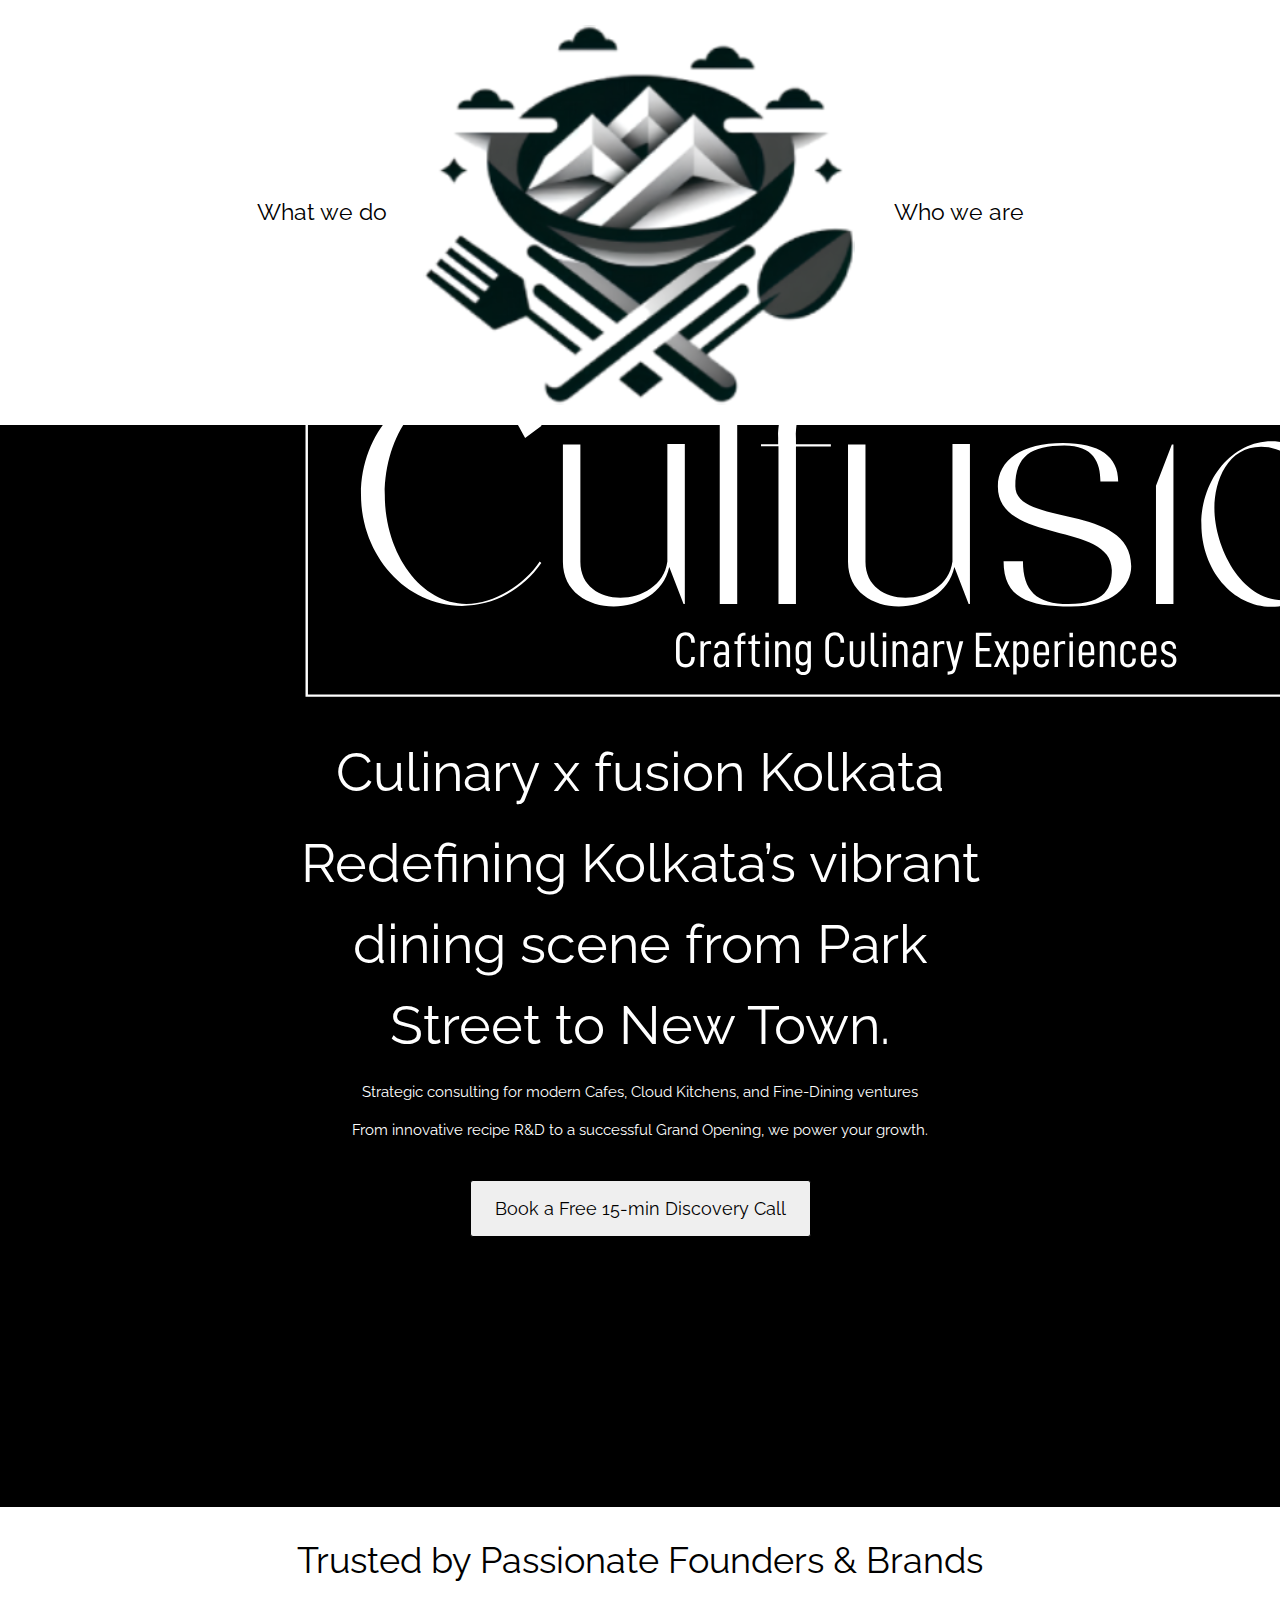
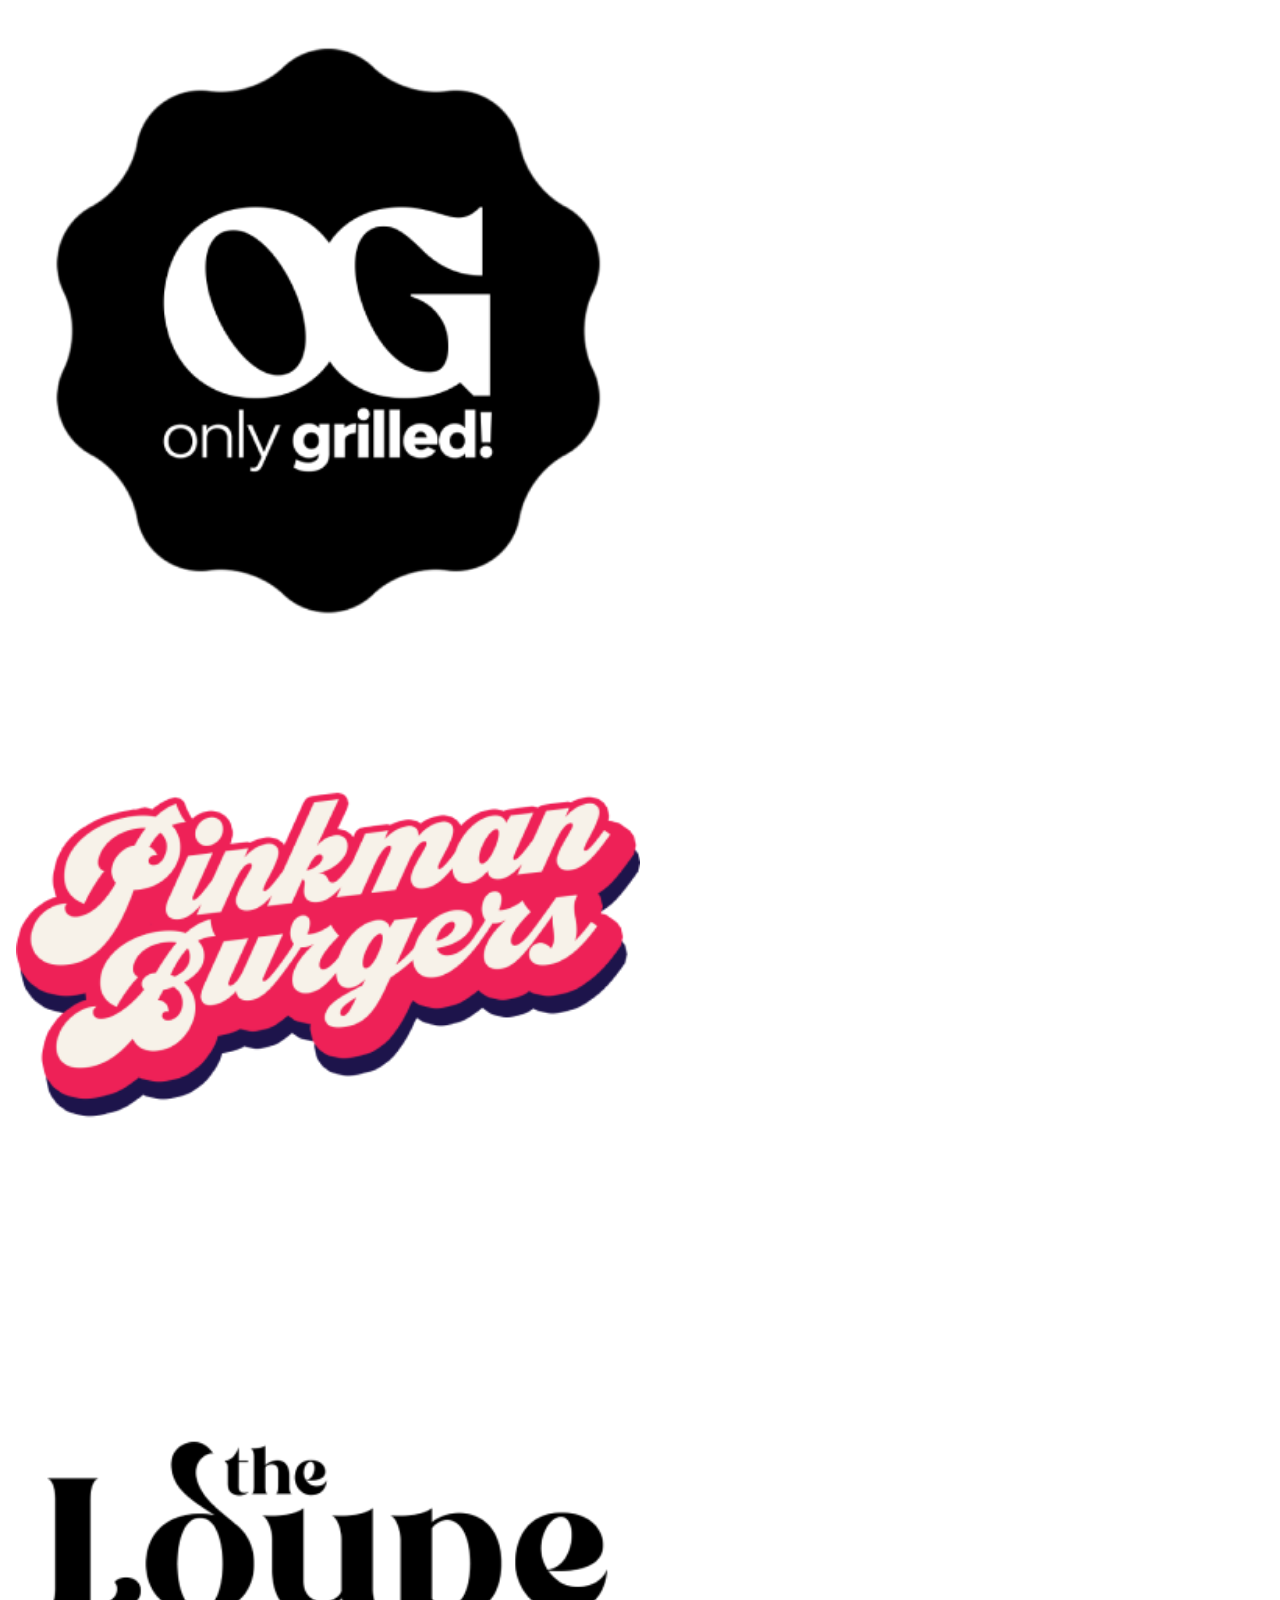
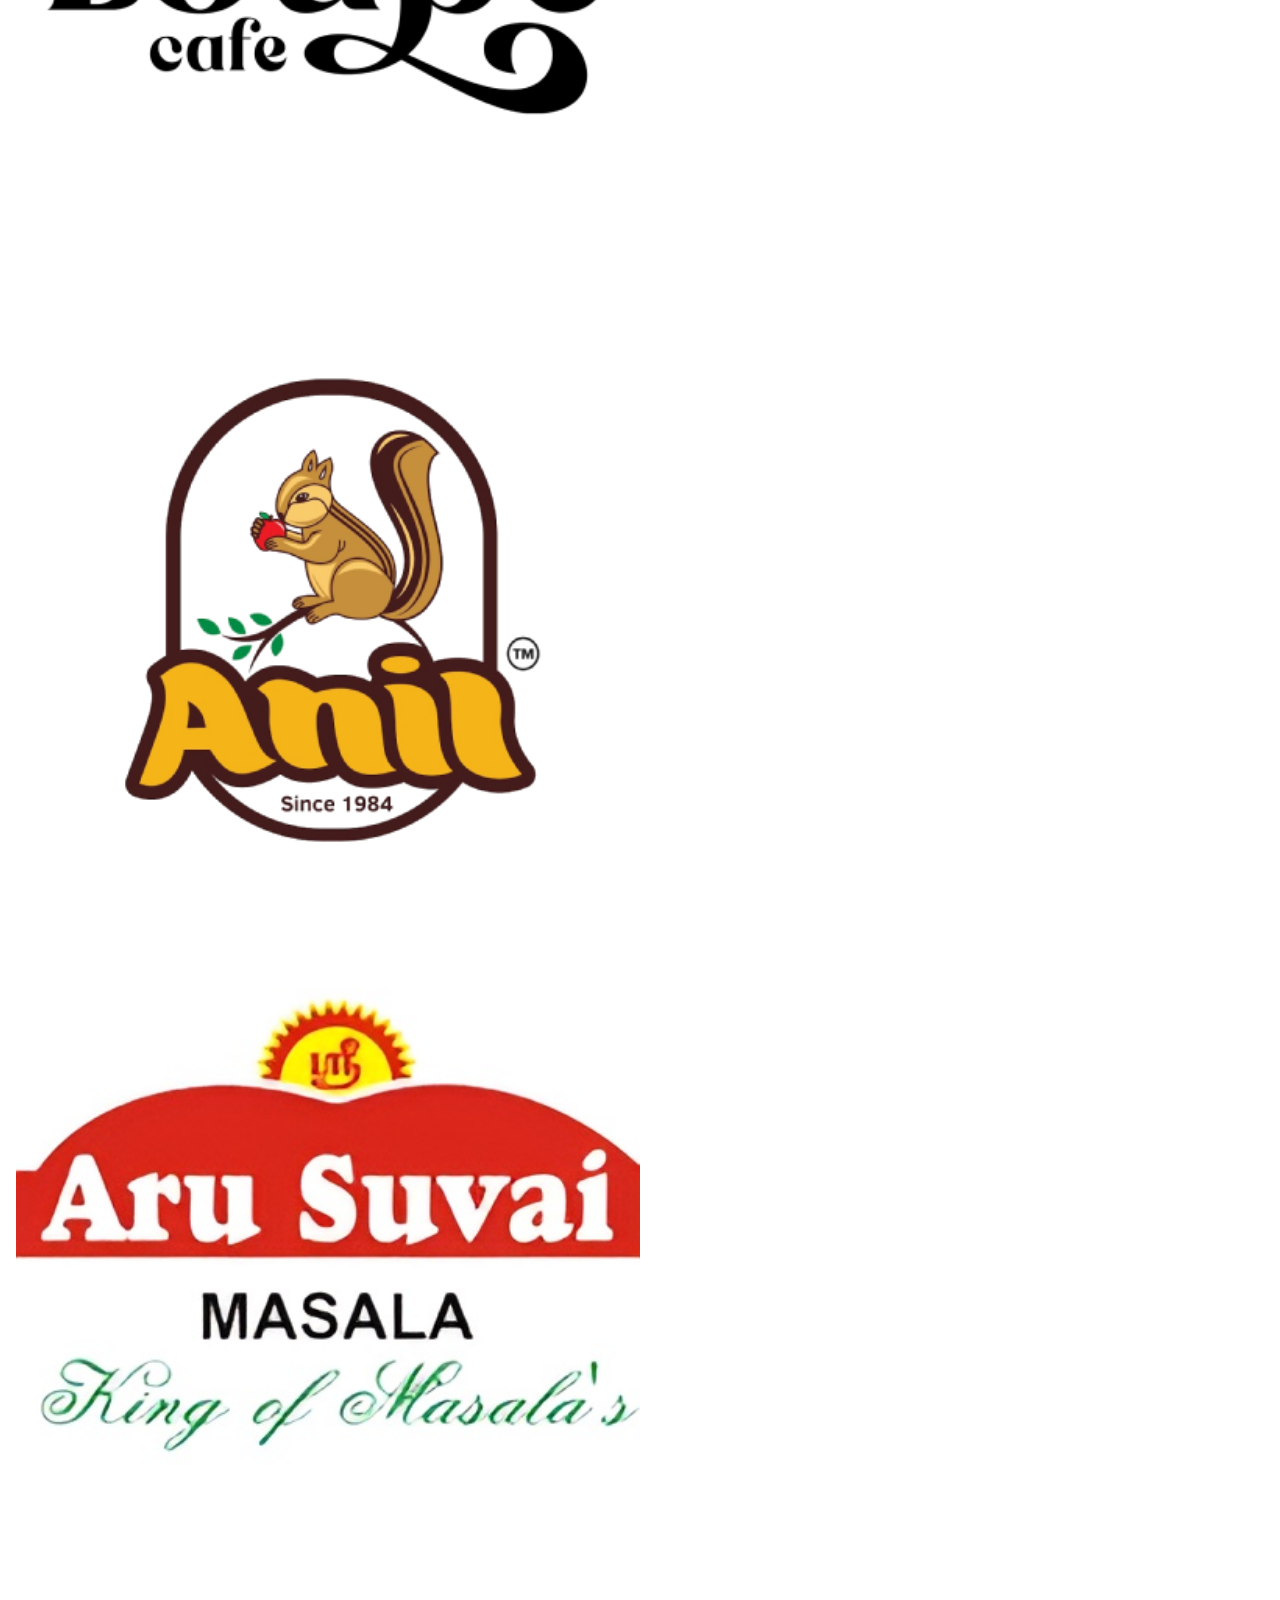
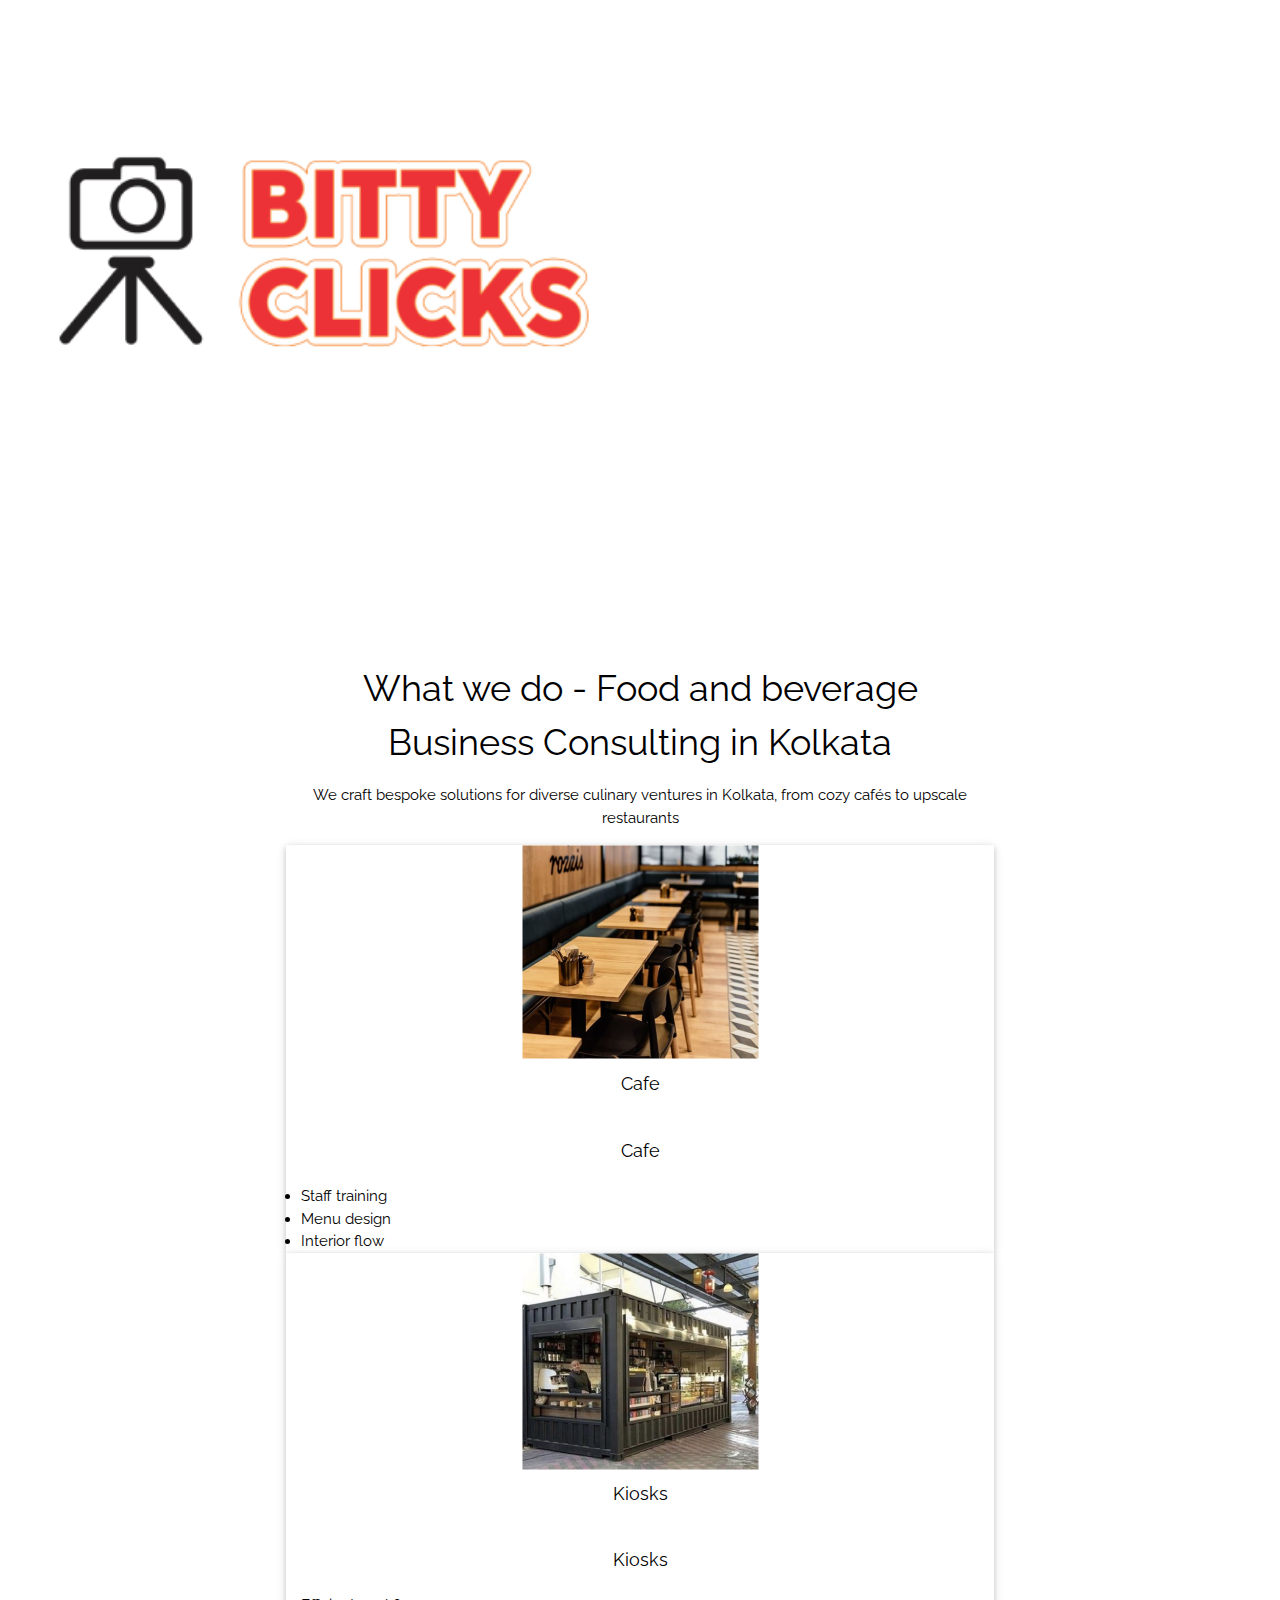
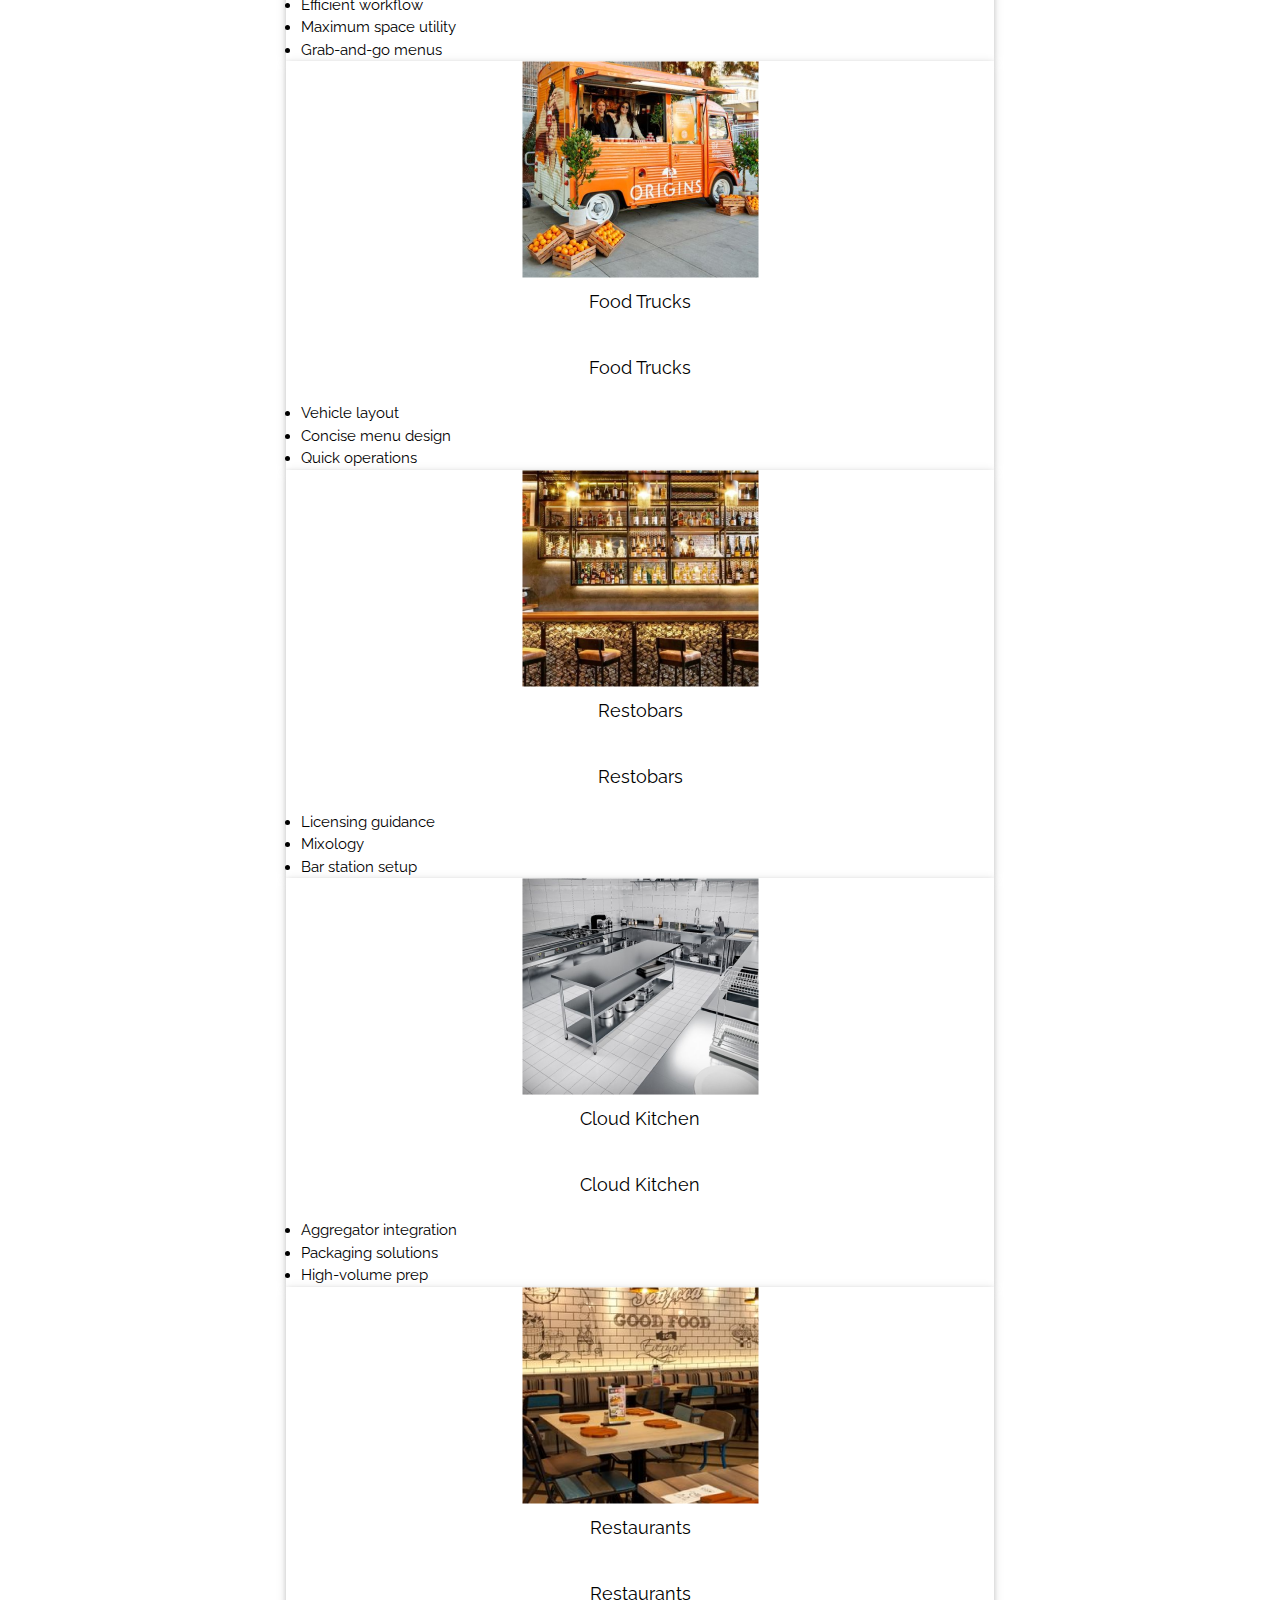
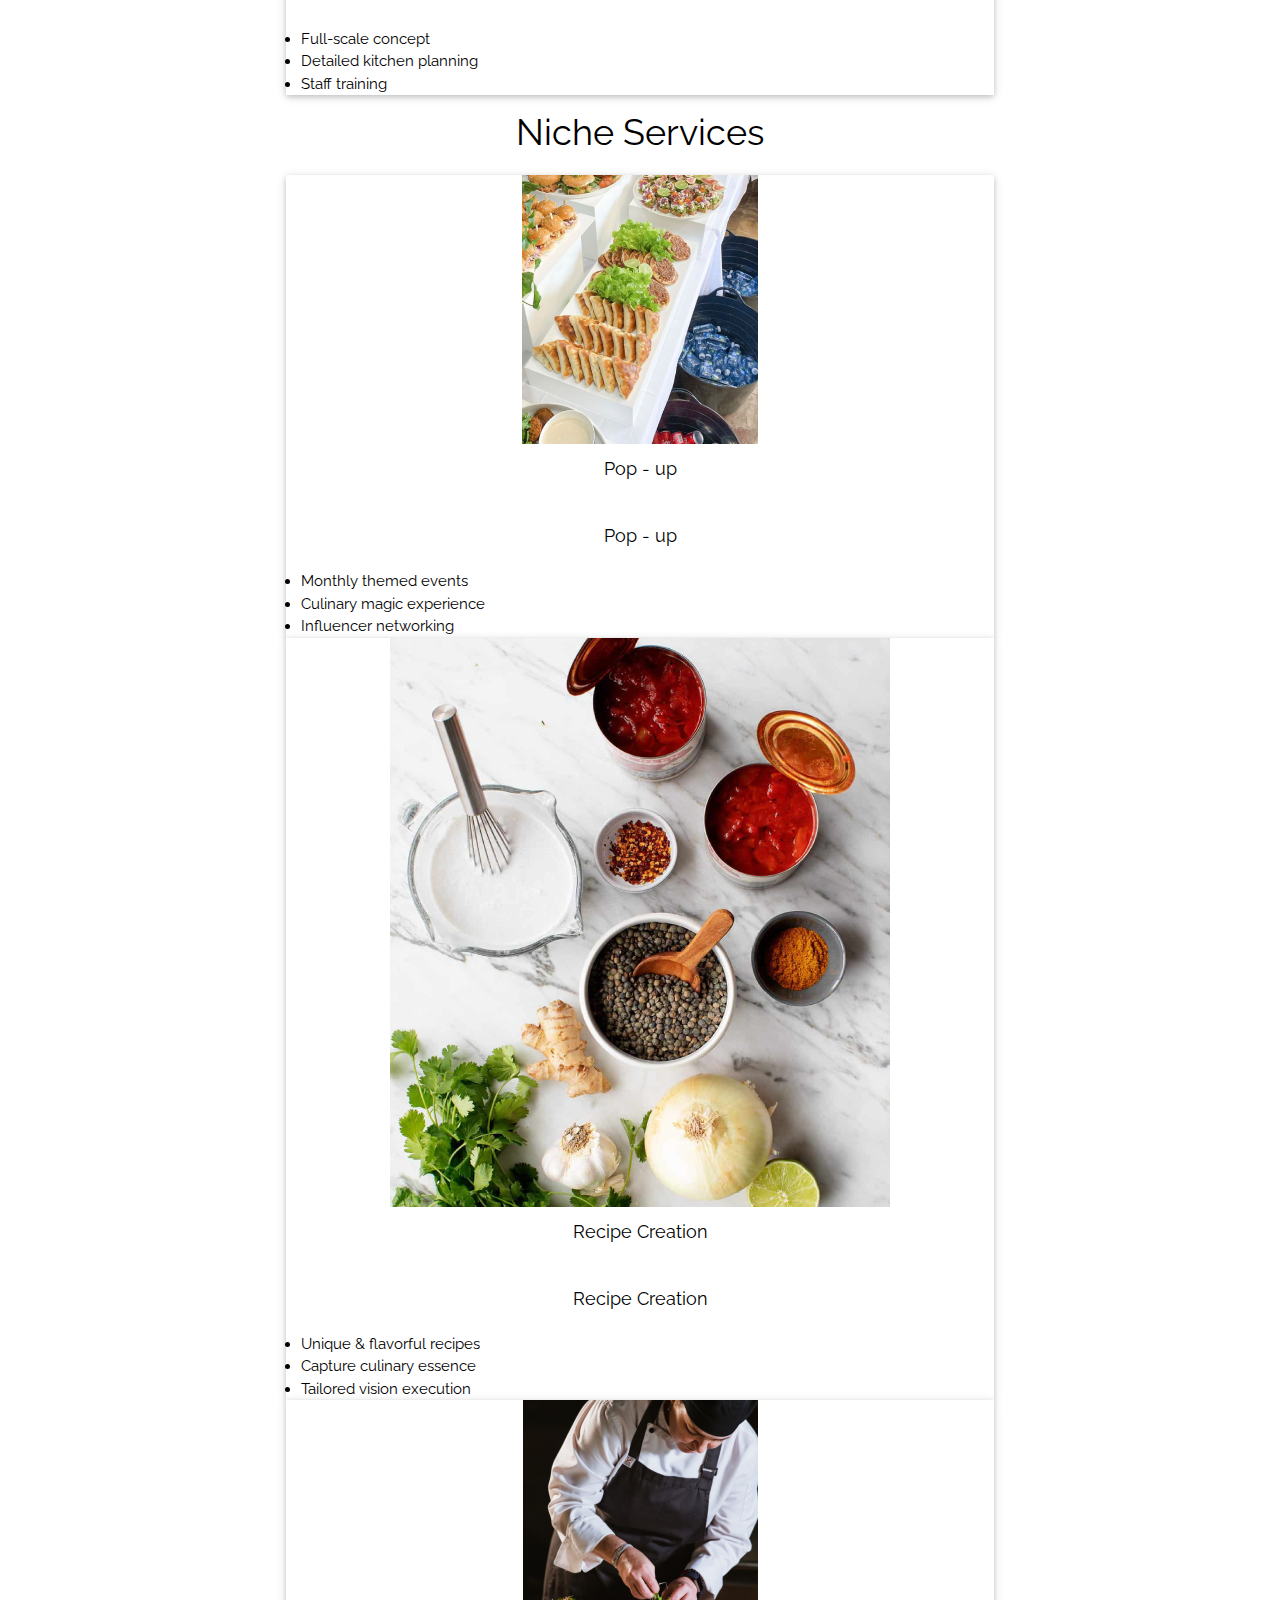
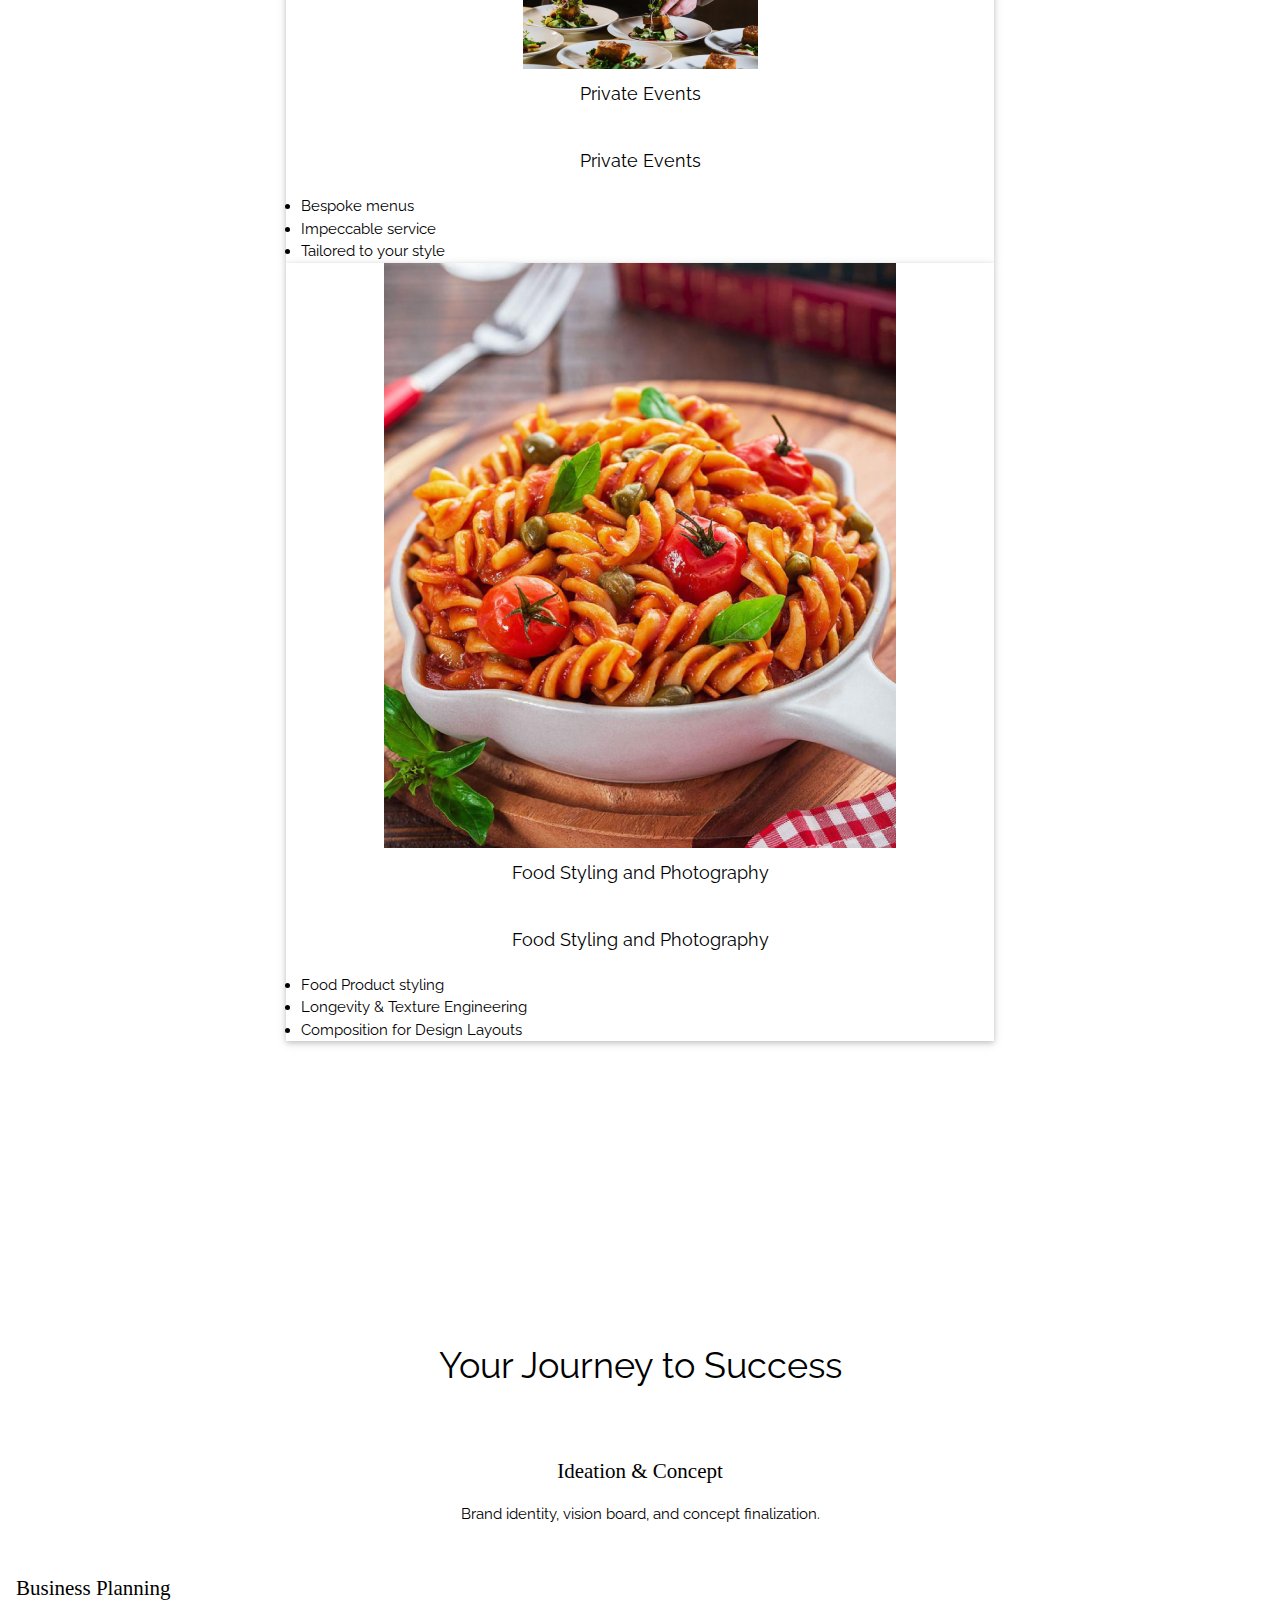
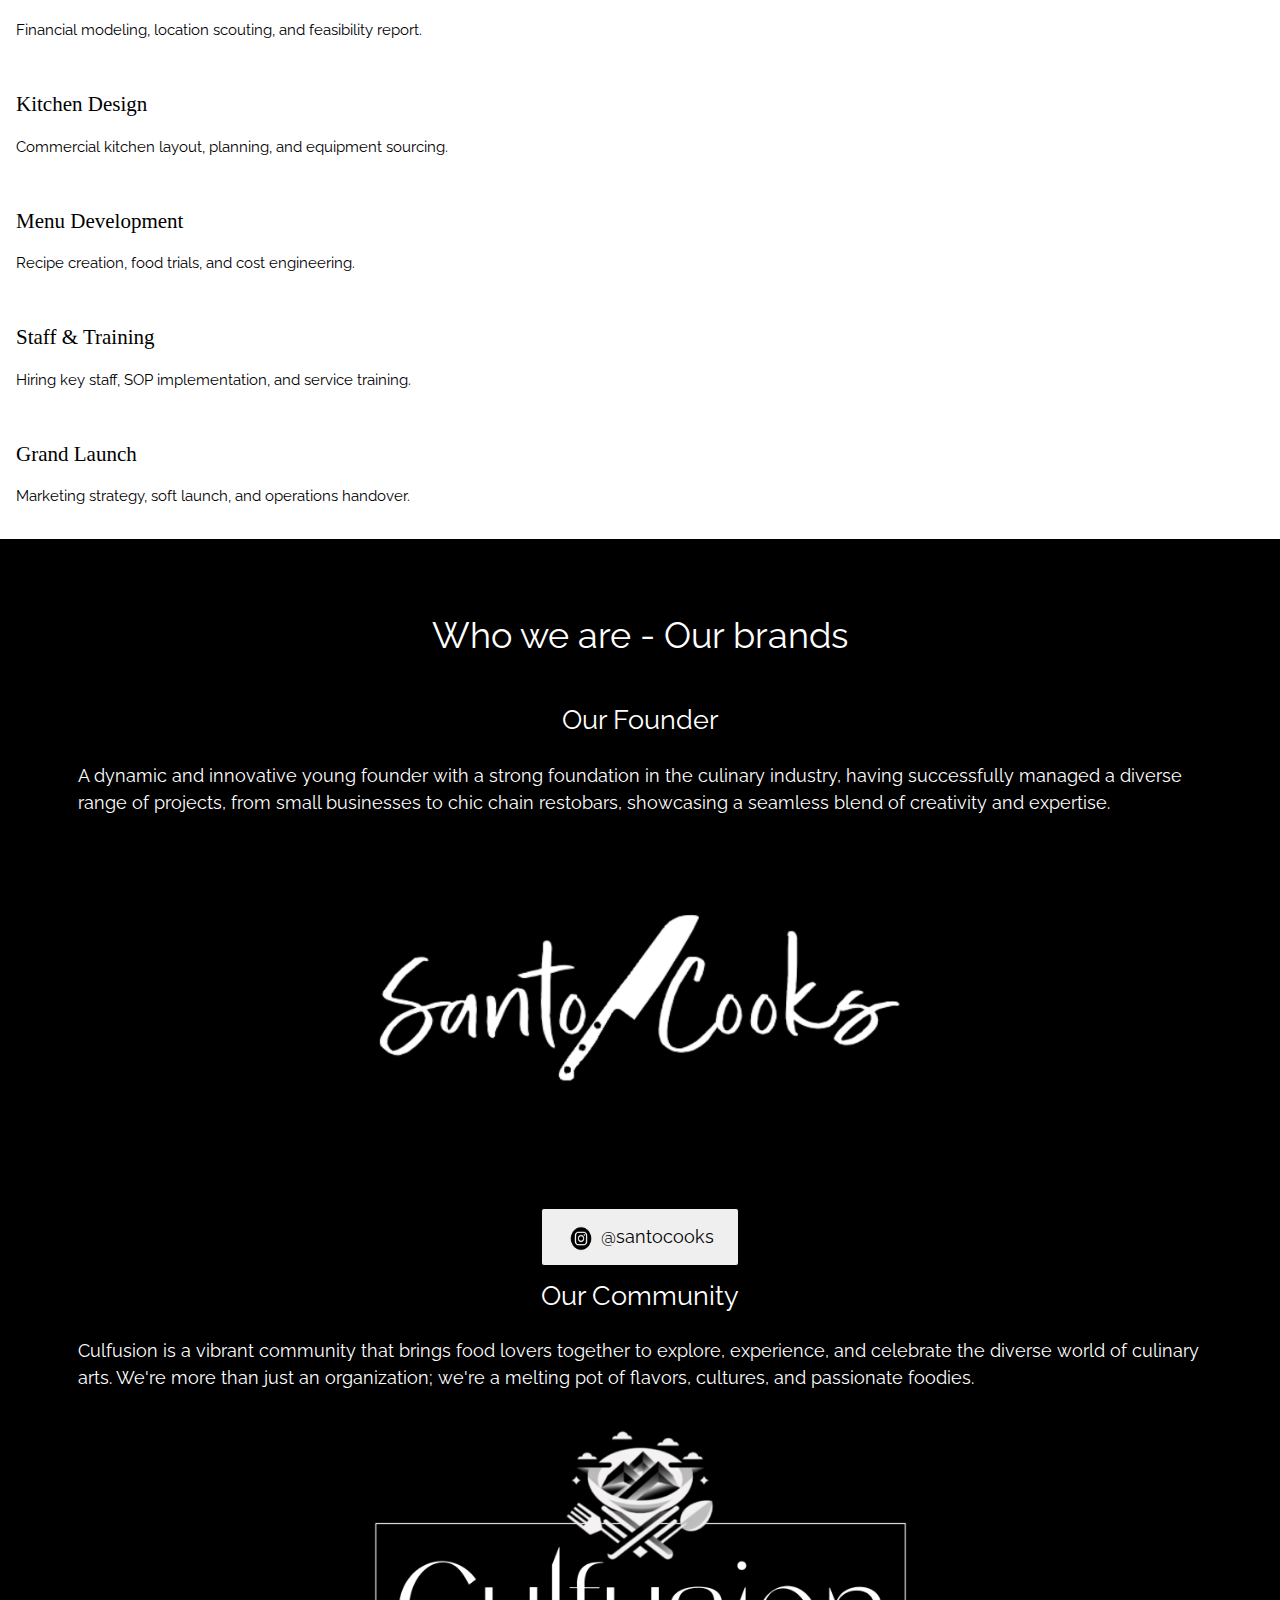
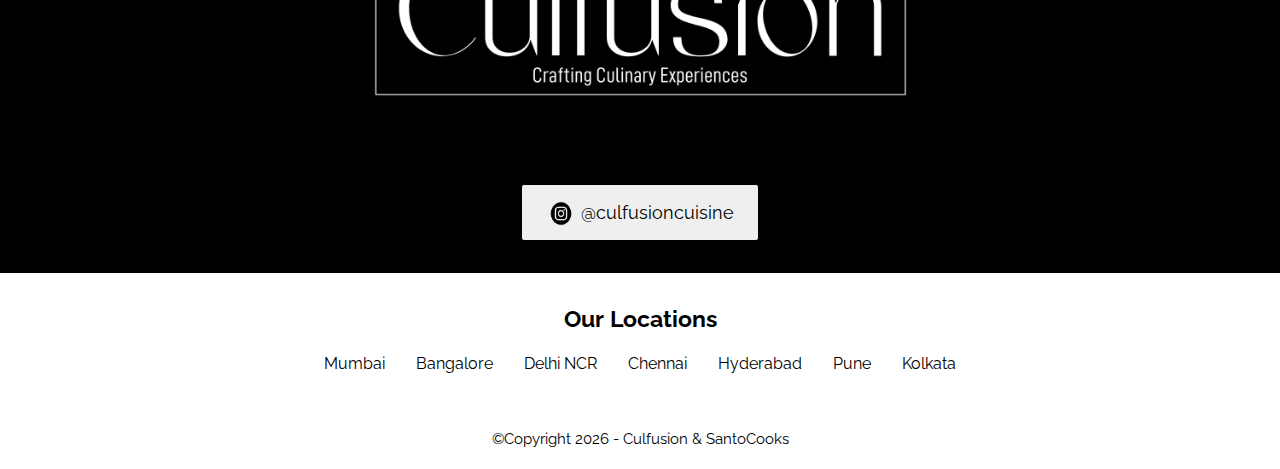
<file: location/kolkata.html>
<!DOCTYPE html>
<html lang="en">

<head>
    <!-- Google tag (gtag.js) -->
    <script async src="https://www.googletagmanager.com/gtag/js?id=G-WT3BSGK681"></script>
    <script>
        window.dataLayer = window.dataLayer || [];
        function gtag() { dataLayer.push(arguments); }
        gtag('js', new Date());

        gtag('config', 'G-WT3BSGK681');
    </script>

    <script>
        document.addEventListener('DOMContentLoaded', function () {
            const navLinks = document.querySelectorAll('.w3-button.text24');

            navLinks.forEach(link => {
                link.addEventListener('click', function () {
                    // Remove 'selected' class from all links
                    navLinks.forEach(item => item.classList.remove('selected'));

                    // Add 'selected' class to the clicked link
                    this.classList.add('selected');
                });
            });
        });
    </script>
    <script type="text/javascript">
        (function (c, l, a, r, i, t, y) {
            c[a] = c[a] || function () { (c[a].q = c[a].q || []).push(arguments) };
            t = l.createElement(r); t.async = 1; t.src = "https://www.clarity.ms/tag/" + i;
            y = l.getElementsByTagName(r)[0]; y.parentNode.insertBefore(t, y);
        })(window, document, "clarity", "script", "tb2zw4yjtg");
    </script>
    <link rel="icon" type="image/png" href="../static/img/favicon.png" />
    <meta name="viewport" content="width=device-width, initial-scale=1">

    <title>Food and beverage business consultants in Kolkata</title>
    <meta name="description"
        content="Culfusion is Kolkata’s premier restaurant and food consulting firm. We bring your hospitality business dream to life in Kolkata with expert support in recipe development, kitchen setup, and staff training.">
    <meta name="robots" content="follow, index, max-snippet:-1, max-video-preview:-1, max-image-preview:large">
    <meta charset="UTF-8">

    <!-- Canonical URL -->
    <link rel="canonical" href="https://www.culfusion.com/location/kolkata.html">

    <!-- Hreflang for India targeting -->
    <link rel="alternate" hreflang="en-in" href="https://www.culfusion.com/location/kolkata.html">
    <link rel="alternate" hreflang="en" href="https://www.culfusion.com/location/kolkata.html">
    <link rel="alternate" hreflang="x-default" href="https://www.culfusion.com/location/kolkata.html">

    <!-- Open Graph Tags (for Facebook, LinkedIn, WhatsApp) -->
    <meta property="og:type" content="website">
    <meta property="og:url" content="https://www.culfusion.com/location/kolkata.html">
    <meta property="og:title" content="Culfusion - Premier Food & Beverage Business Consultants in Kolkata">
    <meta property="og:description"
        content="Turn your culinary dreams into a perfect business in Kolkata. Expert consulting for Cafes, Cloud Kitchens, Restaurants, and Food Trucks across Kolkata.">
    <meta property="og:image" content="https://www.culfusion.com/static/img/Logo.png">
    <meta property="og:image:width" content="1200">
    <meta property="og:image:height" content="630">
    <meta property="og:locale" content="en_IN">
    <meta property="og:site_name" content="Culfusion">

    <!-- Twitter Card Tags -->
    <meta name="twitter:card" content="summary_large_image">
    <meta name="twitter:url" content="https://www.culfusion.com/location/kolkata.html">
    <meta name="twitter:title" content="Culfusion - Premier Food & Beverage Business Consultants in Kolkata">
    <meta name="twitter:description"
        content="Turn your culinary dreams into a perfect business in Kolkata. Expert consulting for Cafes, Cloud Kitchens, Restaurants, and Food Trucks across Kolkata.">
    <meta name="twitter:image" content="https://www.culfusion.com/static/img/Logo.png">

    <!-- Additional SEO Meta Tags -->
    <meta name="author" content="Culfusion">
    <meta name="geo.region" content="IN-WB">
    <meta name="geo.placename" content="Kolkata">
    <meta name="keywords"
        content="restaurant consultant Kolkata, food business consultant Kolkata, cafe setup Kolkata, cloud kitchen consultant Kolkata, restaurant staff training Kolkata, kitchen design Kolkata, menu development Kolkata">

    <!-- JSON-LD Structured Data for LocalBusiness -->
    <script type="application/ld+json">
  {
    "@context": "https://schema.org",
    "@type": "ProfessionalService",
    "name": "Culfusion Kolkata",
    "alternateName": "Culfusion Food & Beverage Consultants Kolkata",
    "url": "https://www.culfusion.com/location/kolkata.html",
    "logo": "https://www.culfusion.com/static/img/Logo.png",
    "image": "https://www.culfusion.com/static/img/Logo.png",
    "description": "Kolkata's premier restaurant and food consulting firm. We bring your hospitality business dream to life in Kolkata with expert support in recipe development, kitchen setup, staff training, and overall business development.",
    "telephone": "+91-6382438585",
    "priceRange": "$$",
    "address": {
      "@type": "PostalAddress",
      "addressLocality": "Kolkata",
      "addressRegion": "West Bengal",
      "addressCountry": "IN"
    },
    "areaServed": {
      "@type": "City",
      "name": "Kolkata"
    },
    "serviceType": [
      "Restaurant Consulting",
      "Cafe Setup Consulting",
      "Cloud Kitchen Consulting",
      "Food Truck Business Consulting",
      "Menu Development",
      "Kitchen Design",
      "Staff Training",
      "Recipe Development"
    ],
    "sameAs": [
      "https://www.instagram.com/culfusioncuisine/",
      "https://www.instagram.com/santocooks/"
    ]
  }
  </script>

    <link rel="stylesheet" href="https://www.w3schools.com/w3css/4/w3.css">

    <link rel="stylesheet" href="https://fonts.googleapis.com/css?family=Raleway">
    <link rel="stylesheet" href="https://cdnjs.cloudflare.com/ajax/libs/font-awesome/4.7.0/css/font-awesome.min.css">

    <link rel="stylesheet" type="text/css" href="../static/css/style.css">



</head>


<body>

    <!-- Navbar (sit on top) -->
    <div class="w3-top">
        <div class="w3-center w3-white w3-padding-large" id="myNavbar">

            <a href="#Services" class=" w3-button text24" style="font-size: 2.5vh;">What we do</a>

            <div class="w3-button" id="topbarimgcontainer">
                <a href="../index.html">
                    <img src="../static/img/Logo.png"
                        alt="Culfusion - Restaurant and Food Business Consulting Services in Kolkata">
                </a>
            </div>

            <a href="#About" class=" w3-button text24" style="font-size: 2.5vh;">Who we are</a>

        </div>
    </div>

    <!-- Homepage -->
    <div class="w3-container w3-black blackbgimg" style="min-height:100dvh;" id="home">
        <div class="center">

            <div class="w3-center flexcontainer floating" id="logoimgcontainer">
                <img src="../static/img/Logopartial.png"
                    alt="Culfusion Food and Beverage Business Consultants Kolkata Logo">
            </div>

            <h1 class="w3-center largetext70 w3-text-white" style="font-size: 6vh;">Culinary x fusion Kolkata</h1>
            <h2 class="w3-center largetext70 w3-text-white" style="font-size: 6vh;">Redefining Kolkata’s vibrant dining
                scene from Park Street to New Town.</h2>

            <p class="text24 w3-center w3-text-white">Strategic consulting for modern Cafes, Cloud Kitchens, and
                Fine-Dining ventures</p>
            <p class="text24 w3-center w3-text-white">From innovative recipe R&D to a successful Grand Opening, we power
                your growth.
            </p>

            <div class="w3-padding-top-24" style="text-align: center;">
                <a href="https://wa.me/916382438585" target="_blank">
                    <button class="btn">Book a Free 15-min Discovery Call</button>
                </a>
            </div>

        </div>
    </div>

    <!-- Our Clients -->
    <div class="w3-container w3-white" style="padding: 16px 16px" id="Process">
        <h2 class="w3-center text24" style="font-size: 4vh; margin-bottom: 32px;">Trusted by Passionate Founders &
            Brands
        </h2>
        <div class="flexcontainer"
            style="max-width: 1600px; margin: 0 auto; justify-content: space-between; flex-wrap: wrap; gap: 25px;">

            <div class="process-step" style="min-width: 130px;">
                <img src="../static/img/Partner_Logo_1.png"
                    alt="Restaurant Client Partner - Food Business Consulting Success Story" style="width: 50%;"
                    loading="lazy">
            </div>

            <div class="process-step" style="min-width: 130px;">
                <img src="../static/img/Partner_Logo_2.png" alt="Cloud Kitchen Client Partner - F&B Consulting Services"
                    style="width: 50%;" loading="lazy">
            </div>

            <div class="process-step" style="min-width: 130px;">
                <img src="../static/img/Partner_Logo_3.png" alt="Cafe Business Partner - Food Consulting Client Success"
                    style="width: 50%;" loading="lazy">
            </div>

            <div class="process-step" style="min-width: 130px;">
                <img src="../static/img/Partner_Logo_4.png" alt="Food Truck Business Partner - Mobile Food Consulting"
                    style="width: 50%;" loading="lazy">
            </div>

            <div class="process-step" style="min-width: 130px;">
                <img src="../static/img/Partner_Logo_5.png"
                    alt="Restobar Client Partner - Restaurant Consulting Services" style="width: 50%;" loading="lazy">
            </div>

            <div class="process-step" style="min-width: 130px;">
                <img src="../static/img/Partner_Logo_6.png"
                    alt="Kiosk Business Partner - Food Business Setup Consulting" style="width: 50%;" loading="lazy">
            </div>


        </div>
    </div>




    <!-- what we do -->
    <div class="w3-container w3-white whitebgimg" style="min-height:100dvh;" id="Services">
        <div class="center" style="padding-top: 8vh;">

            <h2 class="w3-center text24 w3-text-black" style="font-size: 4vh;">What we do - Food and beverage Business
                Consulting in Kolkata</h2>

            <p class="text24 w3-center w3-text-black">We craft bespoke solutions for diverse culinary ventures in
                Kolkata, from cozy
                cafés to upscale restaurants</p>

            <!-- F&B Buisness consulting -->
            <!-- F&B Buisness consulting -->
            <div class="flexcontainer w3-center w3-margin-top">

                <div class="flexitem flip-card-container">
                    <div class="flip-card-inner w3-card">
                        <div class="flip-card-front w3-white">
                            <img src="../static/img/Cafe.png"
                                alt="Cafe Business Consulting Kolkata - Menu Design, Staff Training, Interior Setup"
                                loading="lazy">
                            <p class="text24"
                                style="padding-bottom: 11px; padding-top: 11px; margin-top: 0; font-size: 2vh;">Cafe</p>
                        </div>
                        <div class="flip-card-back w3-white">
                            <h4 class="text24"
                                style="padding-bottom: 11px; padding-top: 11px; margin-top: 0; font-size: 2vh; font-weight: normal;">
                                Cafe</h4>
                            <ul class="text24" style="padding: 0 15px; margin: 0; text-align: left;">
                                <li>Staff training</li>
                                <li>Menu design</li>
                                <li>Interior flow</li>
                            </ul>
                        </div>
                    </div>
                </div>

                <div class="flexitem flip-card-container">
                    <div class="flip-card-inner w3-card">
                        <div class="flip-card-front w3-white">
                            <img src="../static/img/Kiosks.png"
                                alt="Food Kiosk Business Consulting Kolkata - Setup and Operations Management"
                                loading="lazy">
                            <p class="text24"
                                style="padding-bottom: 10px; padding-top: 10px; margin-top: 0; font-size: 2vh;">Kiosks
                            </p>
                        </div>
                        <div class="flip-card-back w3-white">
                            <h4 class="text24"
                                style="padding-bottom: 11px; padding-top: 11px; margin-top: 0; font-size: 2vh; font-weight: normal;">
                                Kiosks</h4>
                            <ul class="text24" style="padding: 0 15px; margin: 0; text-align: left;">
                                <li>Efficient workflow</li>
                                <li>Maximum space utility</li>
                                <li>Grab-and-go menus</li>
                            </ul>
                        </div>
                    </div>
                </div>

                <div class="flexitem flip-card-container">
                    <div class="flip-card-inner w3-card">
                        <div class="flip-card-front w3-white">
                            <img src="../static/img/Food Trucks.png"
                                alt="Food Truck Business Consulting Kolkata - Mobile Kitchen Setup and Menu Planning"
                                loading="lazy">
                            <p class="text24"
                                style="padding-bottom: 10px; padding-top: 10px; margin-top: 0; font-size: 2vh;">Food
                                Trucks</p>
                        </div>
                        <div class="flip-card-back w3-white">
                            <h4 class="text24"
                                style="padding-bottom: 11px; padding-top: 11px; margin-top: 0; font-size: 2vh; font-weight: normal;">
                                Food Trucks</h4>
                            <ul class="text24" style="padding: 0 15px; margin: 0; text-align: left;">
                                <li>Vehicle layout</li>
                                <li>Concise menu design</li>
                                <li>Quick operations</li>
                            </ul>
                        </div>
                    </div>
                </div>

                <div class="flexitem flip-card-container">
                    <div class="flip-card-inner w3-card">
                        <div class="flip-card-front w3-white">
                            <img src="../static/img/Restobars.png"
                                alt="Restobar Consulting Services Kolkata - Bar Setup, Mixology, Licensing for Restaurants"
                                loading="lazy">
                            <p class="text24"
                                style="padding-bottom: 10px; padding-top: 10px; margin-top: 0; font-size: 2vh;">
                                Restobars
                            </p>
                        </div>
                        <div class="flip-card-back w3-white">
                            <h4 class="text24"
                                style="padding-bottom: 11px; padding-top: 11px; margin-top: 0; font-size: 2vh; font-weight: normal;">
                                Restobars</h4>
                            <ul class="text24" style="padding: 0 15px; margin: 0; text-align: left;">
                                <li>Licensing guidance</li>
                                <li>Mixology</li>
                                <li>Bar station setup</li>
                            </ul>
                        </div>
                    </div>
                </div>

                <div class="flexitem flip-card-container">
                    <div class="flip-card-inner w3-card">
                        <div class="flip-card-front w3-white">
                            <img src="../static/img/Cloud Kitchen.png"
                                alt="Cloud Kitchen Consulting Kolkata - Delivery Business Setup and Packaging Solutions"
                                loading="lazy">
                            <p class="text24"
                                style="padding-bottom: 10px; padding-top: 10px; margin-top: 0; font-size: 2vh;">Cloud
                                Kitchen</p>
                        </div>
                        <div class="flip-card-back w3-white">
                            <h4 class="text24"
                                style="padding-bottom: 11px; padding-top: 11px; margin-top: 0; font-size: 2vh; font-weight: normal;">
                                Cloud Kitchen</h4>
                            <ul class="text24" style="padding: 0 15px; margin: 0; text-align: left;">
                                <li>Aggregator integration</li>
                                <li>Packaging solutions</li>
                                <li>High-volume prep</li>
                            </ul>
                        </div>
                    </div>
                </div>

                <div class="flexitem flip-card-container">
                    <div class="flip-card-inner w3-card">
                        <div class="flip-card-front w3-white">
                            <img src="../static/img/Restaurant.png"
                                alt="Restaurant Business Consulting Kolkata - Full-Scale Kitchen Planning and Staff Training"
                                loading="lazy">
                            <p class="text24"
                                style="padding-bottom: 10px; padding-top: 10px; margin-top: 0; font-size: 2vh;">
                                Restaurants</p>
                        </div>
                        <div class="flip-card-back w3-white">
                            <h4 class="text24"
                                style="padding-bottom: 11px; padding-top: 11px; margin-top: 0; font-size: 2vh; font-weight: normal;">
                                Restaurants</h4>
                            <ul class="text24" style="padding: 0 15px; margin: 0; text-align: left;">
                                <li>Full-scale concept</li>
                                <li>Detailed kitchen planning</li>
                                <li>Staff training</li>
                            </ul>
                        </div>
                    </div>
                </div>

            </div>

            <h2 class="w3-center text24 w3-text-black" style="font-size: 4vh;">Niche Services</h2>

            <!-- Pop-ups, Recipe Creation and Private Caterings -->
            <div class="flexcontainer niche-services-container w3-center w3-margin-top">

                <div class="flexitem flip-card-container">
                    <div class="flip-card-inner w3-card">
                        <div class="flip-card-front w3-white">
                            <img src="../static/img/Pop ups.png"
                                alt="Food Pop-up Event Consulting Kolkata - Culinary Experience and Event Planning"
                                loading="lazy">
                            <p class="text24"
                                style="padding-bottom: 11px; padding-top: 11px; margin-top: 0; font-size: 2vh;">Pop - up
                            </p>
                        </div>
                        <div class="flip-card-back w3-white">
                            <h4 class="text24"
                                style="padding-bottom: 11px; padding-top: 11px; margin-top: 0; font-size: 2vh; font-weight: normal;">
                                Pop
                                - up</h4>
                            <ul class="text24" style="padding: 0 15px; margin: 0; text-align: left;">
                                <li>Monthly themed events</li>
                                <li>Culinary magic experience</li>
                                <li>Influencer networking</li>
                            </ul>
                        </div>
                    </div>
                </div>

                <div class="flexitem flip-card-container">
                    <div class="flip-card-inner w3-card">
                        <div class="flip-card-front w3-white">
                            <img src="../static/img/Recpies.jpg"
                                alt="Recipe Development and Menu Creation Services for Kolkata Food Businesses"
                                loading="lazy">
                            <p class="text24"
                                style="padding-bottom: 11px; padding-top: 11px; margin-top: 0; font-size: 2vh;">Recipe
                                Creation</p>
                        </div>
                        <div class="flip-card-back w3-white">
                            <h4 class="text24"
                                style="padding-bottom: 11px; padding-top: 11px; margin-top: 0; font-size: 2vh; font-weight: normal;">
                                Recipe Creation</h4>
                            <ul class="text24" style="padding: 0 15px; margin: 0; text-align: left;">
                                <li>Unique & flavorful recipes</li>
                                <li>Capture culinary essence</li>
                                <li>Tailored vision execution</li>
                            </ul>
                        </div>
                    </div>
                </div>

                <div class="flexitem flip-card-container">
                    <div class="flip-card-inner w3-card">
                        <div class="flip-card-front w3-white">
                            <img src="../static/img/Catering.png"
                                alt="Private Event Catering Consulting Kolkata - Bespoke Menus and Service Planning"
                                loading="lazy">
                            <p class="text24"
                                style="padding-bottom: 11px; padding-top: 11px; margin-top: 0; font-size: 2vh;">Private
                                Events</p>
                        </div>
                        <div class="flip-card-back w3-white">
                            <h4 class="text24"
                                style="padding-bottom: 11px; padding-top: 11px; margin-top: 0; font-size: 2vh; font-weight: normal;">
                                Private Events</h4>
                            <ul class="text24" style="padding: 0 15px; margin: 0; text-align: left;">
                                <li>Bespoke menus</li>
                                <li>Impeccable service</li>
                                <li>Tailored to your style</li>
                            </ul>
                        </div>
                    </div>
                </div>

                <div class="flexitem flip-card-container">
                    <div class="flip-card-inner w3-card">
                        <div class="flip-card-front w3-white">
                            <img src="../static/img/Foodstyling.png"
                                alt="Food Styling and Photography Kolkata for commercial advertisement and packaging"
                                loading="lazy">
                            <p class="text24"
                                style="padding-bottom: 11px; padding-top: 11px; margin-top: 0; font-size: 2vh;">Food
                                Styling and Photography</p>
                        </div>
                        <div class="flip-card-back w3-white">
                            <h4 class="text24"
                                style="padding-bottom: 11px; padding-top: 11px; margin-top: 0; font-size: 2vh; font-weight: normal;">
                                Food Styling and Photography</h4>
                            <ul class="text24" style="padding: 0 15px; margin: 0; text-align: left;">
                                <li>Food Product styling</li>
                                <li>Longevity & Texture Engineering</li>
                                <li>Composition for Design Layouts</li>
                            </ul>
                        </div>
                    </div>
                </div>

            </div>
        </div>
    </div>

    <!-- Process Roadmap -->
    <div class="w3-container w3-white" style="padding: 16px 16px" id="Process">
        <h2 class="w3-center text24" style="font-size: 4vh; margin-bottom: 32px;">Your Journey to Success
        </h2>
        <div class="flexcontainer"
            style="max-width: 1600px; margin: 0 auto; justify-content: space-evenly; flex-wrap: wrap; gap: 20px;">

            <div class="process-step" style="min-width: 150px; text-align: center;">
                <img src="../static/img/Process_1.png"
                    alt="Restaurant Concept Development Kolkata - Brand Identity and Vision Board"
                    style="width: 50px; height: auto; margin-bottom: 15px;" loading="lazy">
                <h4 style="font-family: 'Cormorant', serif; font-size: 1.4rem; margin-top: 10px;">Ideation & Concept
                </h4>
                <p>Brand identity, vision board, and concept finalization.</p>
            </div>

            <div class="process-step" style="min-width: 150px;">
                <img src="../static/img/Process_2.png"
                    alt="Food Business Planning Kolkata - Financial Modeling and Location Scouting"
                    style="width: 50px; height: auto; margin-bottom: 15px;" loading="lazy">
                <h4 style="font-family: 'Cormorant', serif; font-size: 1.4rem; margin-top: 10px;">Business Planning</h4>
                <p>Financial modeling, location scouting, and feasibility report.</p>
            </div>

            <div class="process-step" style="min-width: 150px;">
                <img src="../static/img/Process_3_1.png"
                    alt="Commercial Kitchen Design Kolkata - Layout Planning and Equipment Sourcing"
                    style="width: 50px; height: auto; margin-bottom: 15px;" loading="lazy">
                <h4 style="font-family: 'Cormorant', serif; font-size: 1.4rem; margin-top: 10px;">Kitchen Design</h4>
                <p>Commercial kitchen layout, planning, and equipment sourcing.</p>
            </div>

            <div class="process-step" style="min-width: 150px;">
                <img src="../static/img/Process_4.png"
                    alt="Restaurant Menu Development Kolkata - Recipe Creation and Cost Engineering"
                    style="width: 50px; height: auto; margin-bottom: 15px;" loading="lazy">
                <h4 style="font-family: 'Cormorant', serif; font-size: 1.4rem; margin-top: 10px;">Menu Development</h4>
                <p>Recipe creation, food trials, and cost engineering.</p>
            </div>

            <div class="process-step" style="min-width: 150px;">
                <img src="../static/img/Process_5.png"
                    alt="Restaurant Staff Training Kolkata - Hiring and SOP Implementation Services"
                    style="width: 50px; height: auto; margin-bottom: 15px;" loading="lazy">
                <h4 style="font-family: 'Cormorant', serif; font-size: 1.4rem; margin-top: 10px;">Staff & Training</h4>
                <p>Hiring key staff, SOP implementation, and service training.</p>
            </div>

            <div class="process-step" style="min-width: 150px;">
                <img src="../static/img/Process_6.png"
                    alt="Restaurant Grand Opening Kolkata - Marketing Strategy and Launch Support"
                    style="width: 50px; height: auto; margin-bottom: 15px;" loading="lazy">
                <h4 style="font-family: 'Cormorant', serif; font-size: 1.4rem; margin-top: 10px;">Grand Launch</h4>
                <p>Marketing strategy, soft launch, and operations handover.</p>
            </div>

        </div>
    </div>

    <!-- who we are -->
    <div class="w3-container w3-black blackbgimg" style="min-height:100dvh;" id="About">
        <div class="center" style=" align-content: center; padding: 2.5%; padding-left: 5%; padding-right: 5%;">

            <h2 class="w3-center text24 w3-text-white" style="font-size: 4vh; padding-top: 5%; padding: 2.5%;">Who we
                are -
                Our brands</h2>

            <div class="servicecontainer1">

                <!-- Founder & santoCooks -->
                <div class="servicecontainer2">

                    <h2 class="w3-center text24 w3-text-white" style="font-size: 3vh;">Our Founder</h2>

                    <p class="text24" style="padding-bottom: 11px; padding-top: 11px; margin-top: 0; font-size: 2vh;">A
                        dynamic
                        and innovative young founder with a strong foundation in the culinary industry, having
                        successfully managed
                        a diverse range of projects, from small businesses to chic chain restobars, showcasing a
                        seamless blend of
                        creativity and expertise. </p>

                    <!-- founder img
          <div class="w3-center founder-img-container">
            <img src="../static/img/Founderimg.jpg" class="founder-img w3-center">
          </div> -->

                    <div class="w3-center w3-container">
                        <img src="../static/img/SantoCooks Logo 2 white.png" class="santo-logo-img" style="width: 50%;"
                            alt="SantoCooks Kolkata Logo">
                    </div>

                    <!-- insta button -->
                    <div style="text-align: center; padding-top: 5%;">
                        <a href="https://www.instagram.com/santocooks/">
                            <button class="btn">
                                <img src="../static/img/Insta Logo.png" width="30" height="25" alt="Instagram Logo">
                                @santocooks
                            </button>
                        </a>
                    </div>

                </div>

                <div class="divider"></div>

                <!-- culfusion -->
                <div class="servicecontainer2">

                    <h2 class="w3-center text24 w3-text-white" style="font-size: 3vh;">Our Community</h2>

                    <p class="text24" style="padding-bottom: 11px; padding-top: 11px; margin-top: 0; font-size: 2vh;">
                        Culfusion is
                        a vibrant community that brings food lovers together to explore, experience, and celebrate the
                        diverse world
                        of culinary arts. We're more than just an organization; we're a melting pot of flavors,
                        cultures, and
                        passionate foodies. </p>

                    <div class="w3-center w3-container">
                        <img src="../static/img/Text with logo and byline - white.png" class="santo-logo-img"
                            style="width: 50%;" alt="Culfusion Community Kolkata Logo">
                    </div>

                    <!-- insta button -->
                    <div style="text-align: center; padding-top: 5%;">
                        <a href="https://www.instagram.com/culfusioncuisine/">
                            <button class="btn">
                                <img src="../static/img/Insta Logo.png" width="30" height="25" alt="Instagram Logo">
                                @culfusioncuisine
                            </button>
                        </a>
                    </div>

                </div>

            </div>
        </div>
    </div>


    <footer class="w3-container w3-center w3-white w3-padding-small">
        <div class="w3-padding-16">
            <h3 class="text24" style="font-size: 2.5vh; margin-bottom: 12px; font-weight: bold;">Our Locations</h3>
            <div class="footer-locations"
                style="display: flex; justify-content: center; flex-wrap: wrap; gap: 15px; margin-bottom: 16px;">
                <a href="mumbai" class="w3-button text24" style="font-size: 1.8vh; padding: 4px 8px;">Mumbai</a>
                <a href="bangalore" class="w3-button text24" style="font-size: 1.8vh; padding: 4px 8px;">Bangalore</a>
                <a href="delhi" class="w3-button text24" style="font-size: 1.8vh; padding: 4px 8px;">Delhi
                    NCR</a>
                <a href="chennai" class="w3-button text24" style="font-size: 1.8vh; padding: 4px 8px;">Chennai</a>
                <a href="hyderabad" class="w3-button text24" style="font-size: 1.8vh; padding: 4px 8px;">Hyderabad</a>
                <a href="pune" class="w3-button text24" style="font-size: 1.8vh; padding: 4px 8px;">Pune</a>
                <a href="kolkata" class="w3-button text24" style="font-size: 1.8vh; padding: 4px 8px;">Kolkata</a>
            </div>
        </div>
        <p class="w3 w3-text-black">©Copyright 2026 - Culfusion & SantoCooks</p>

    </footer>

</body>

</html>
</file>
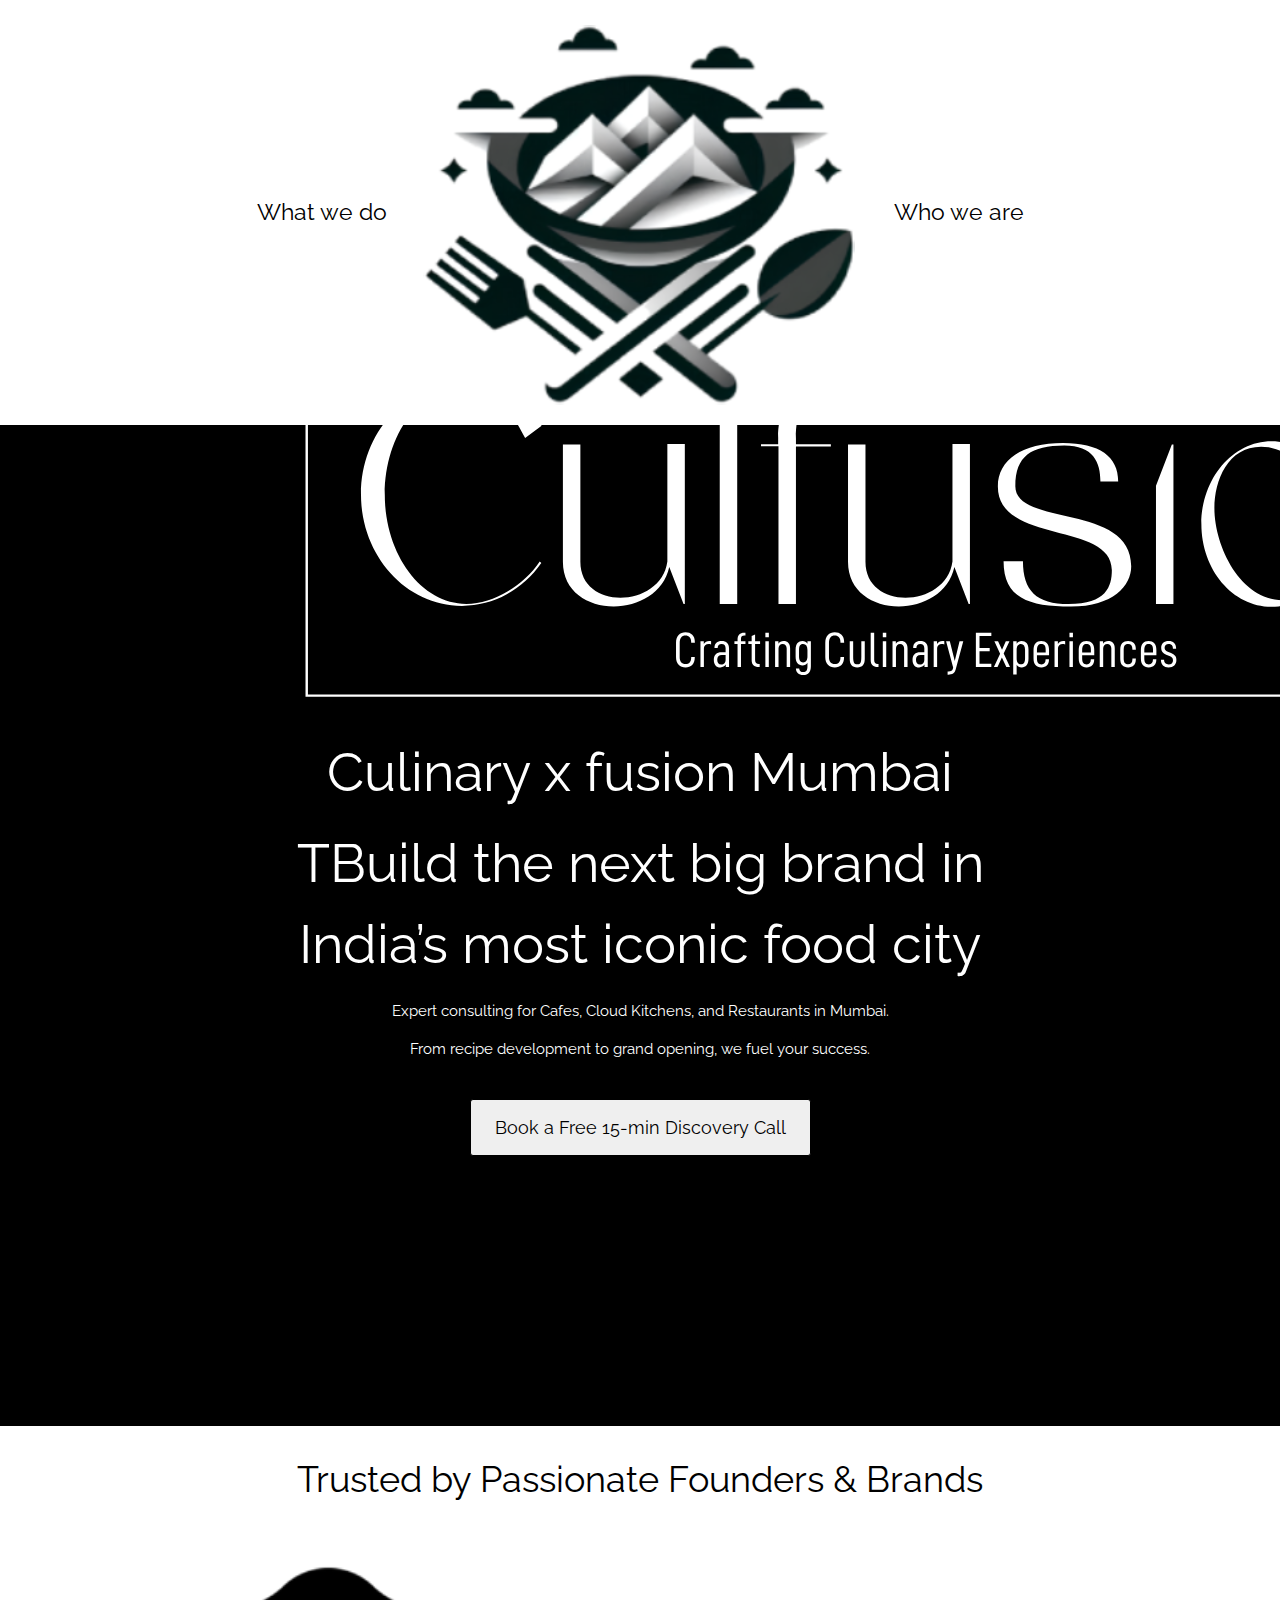
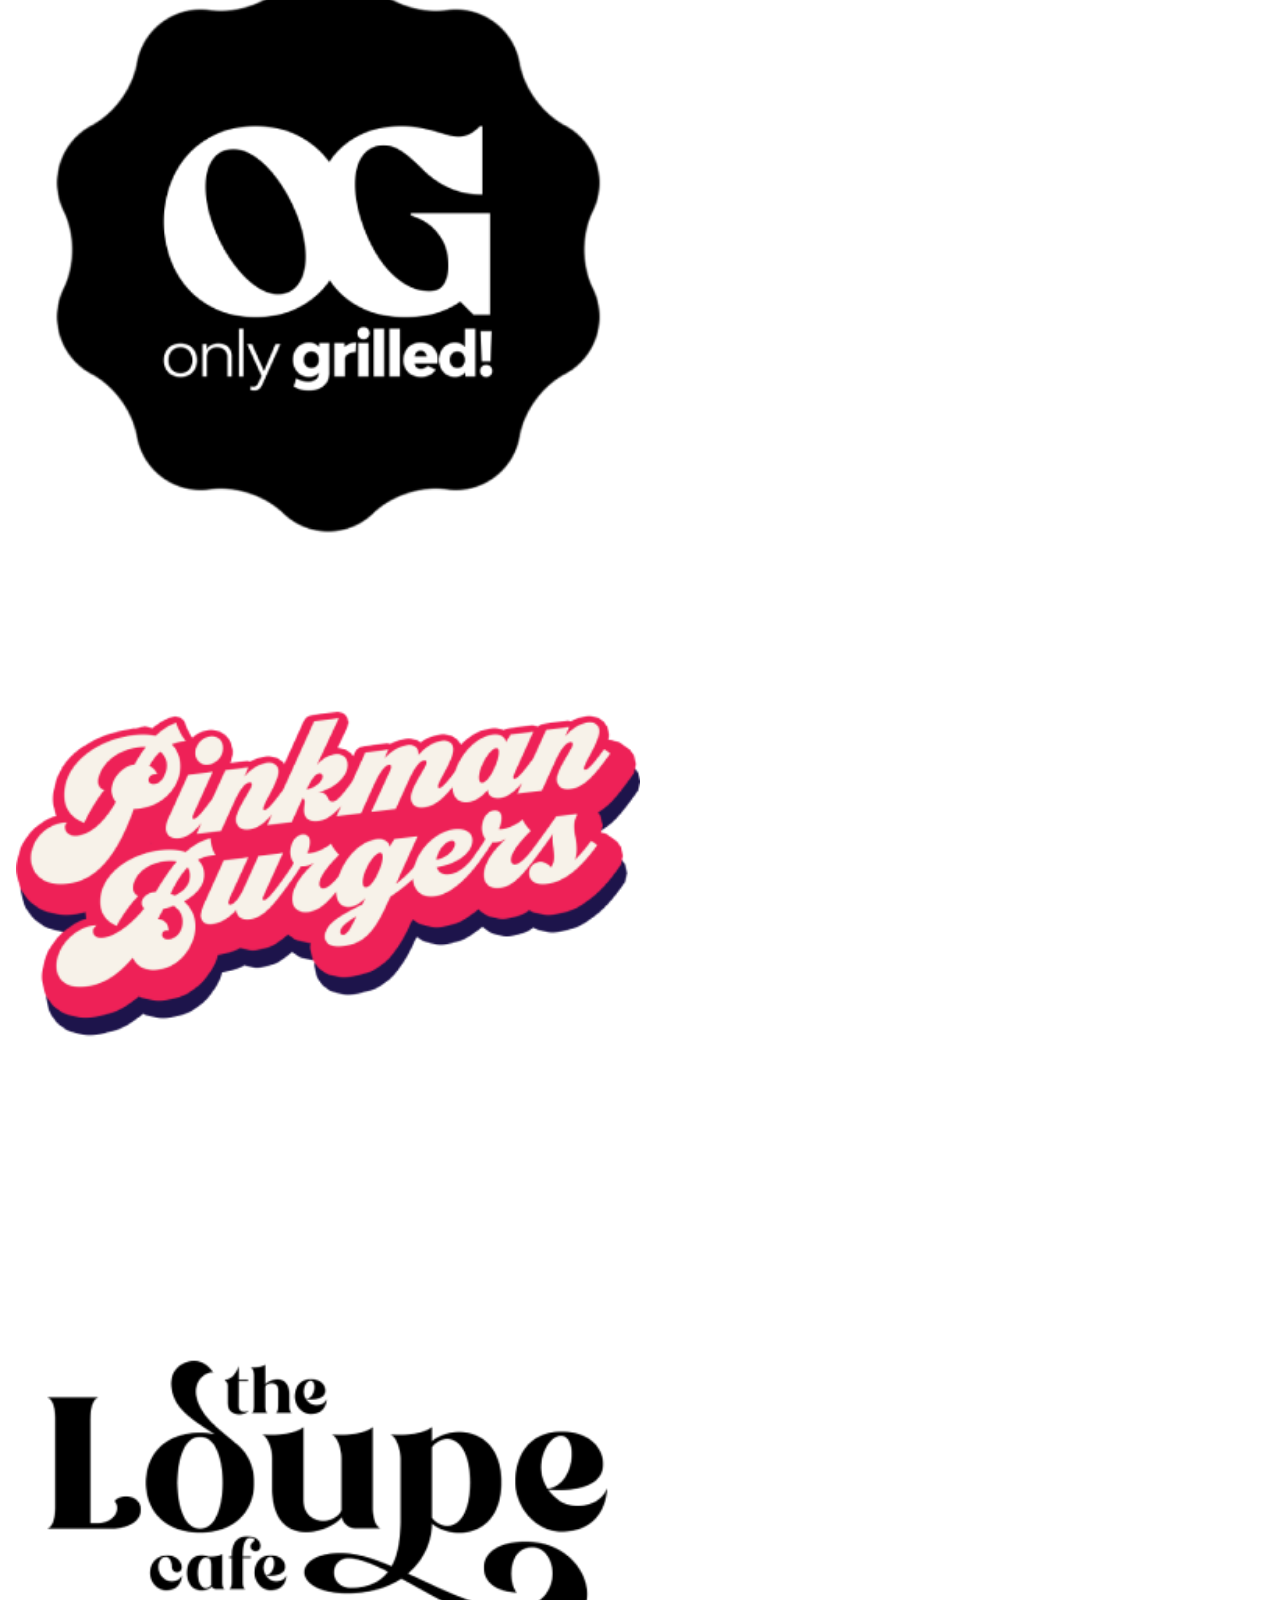
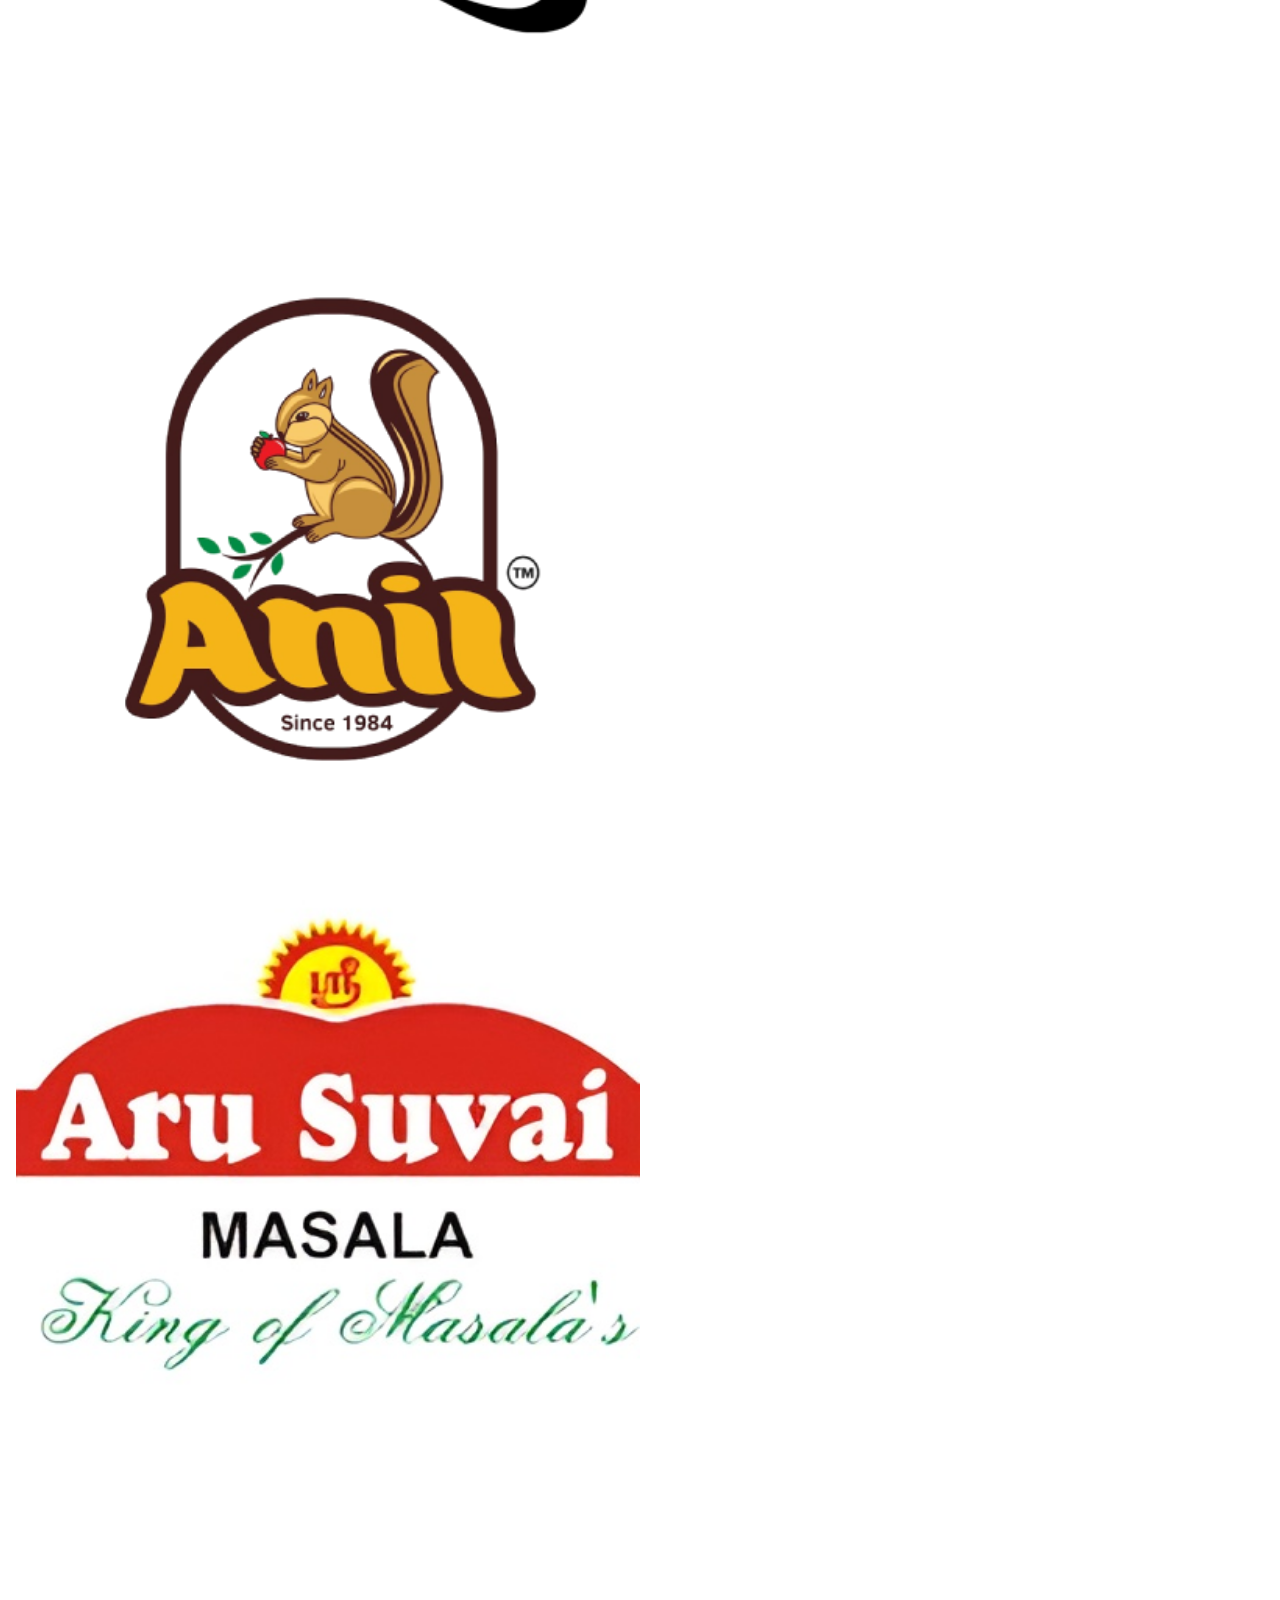
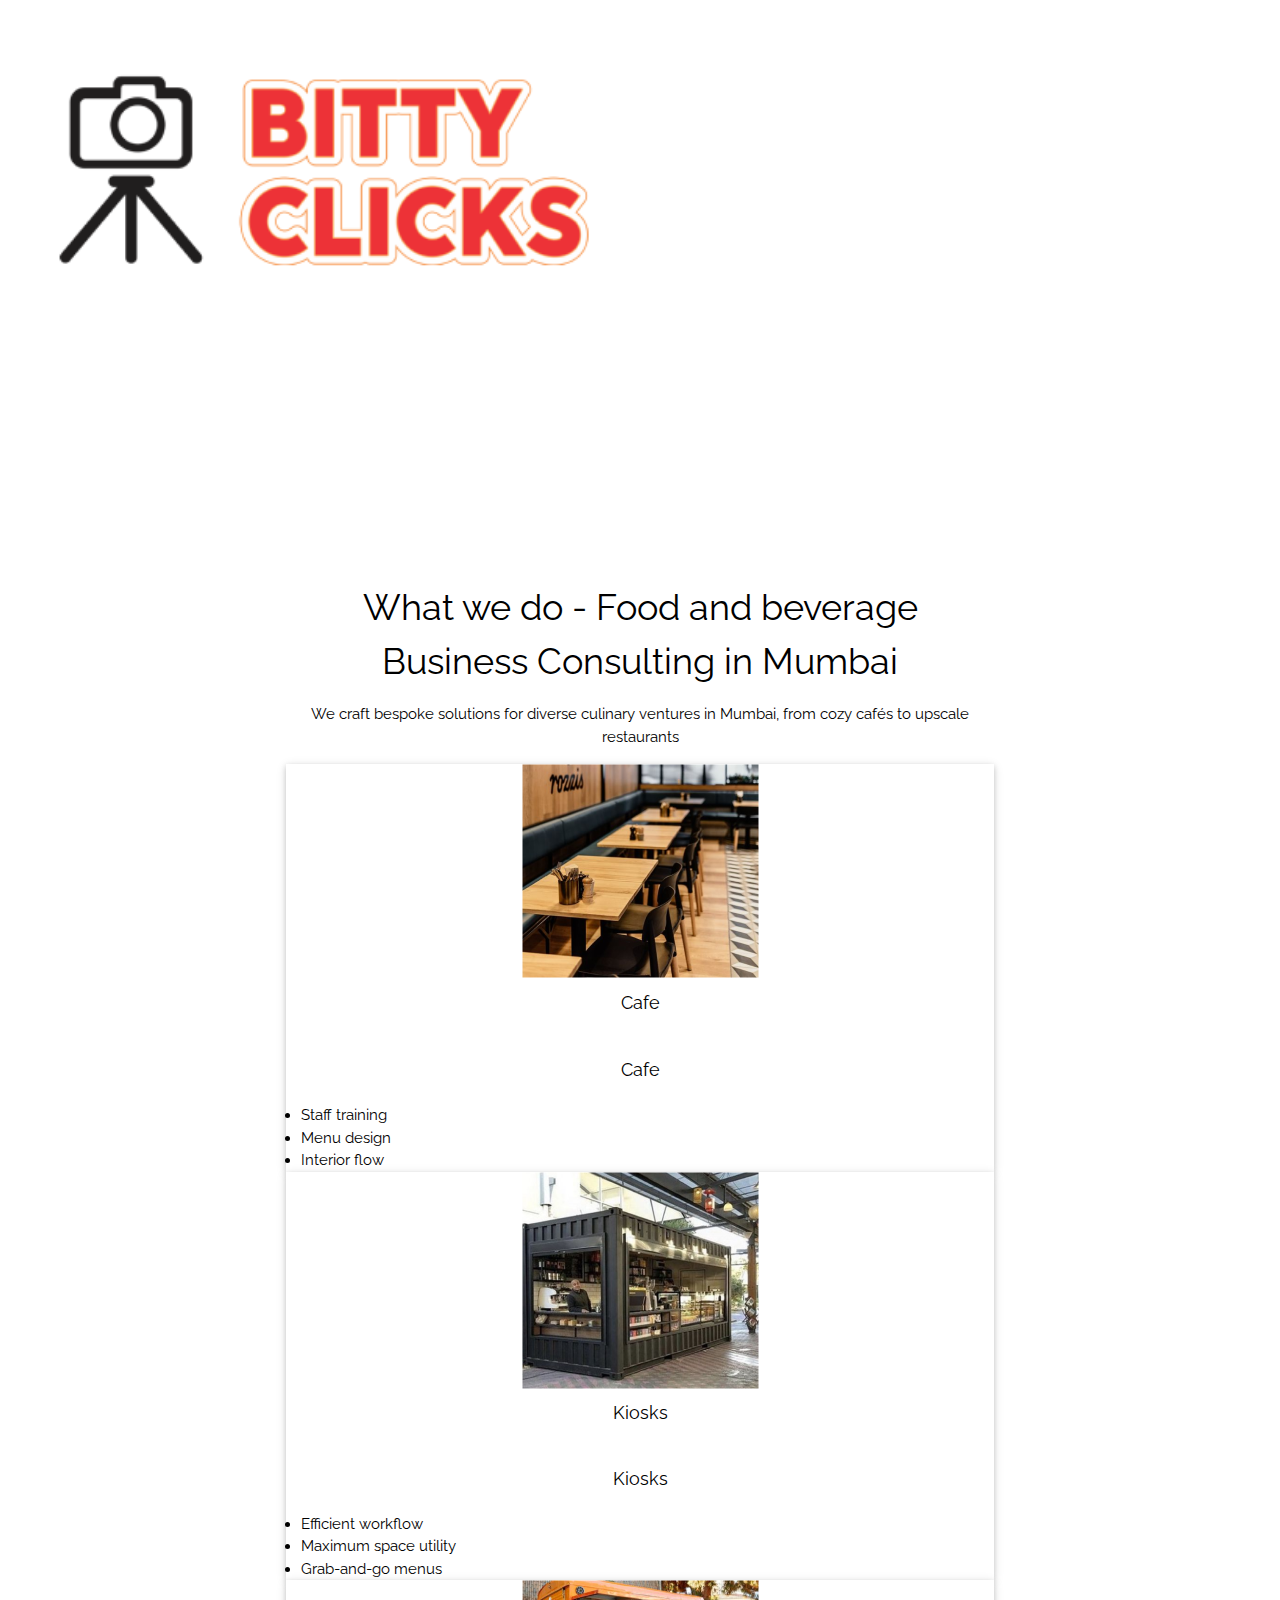
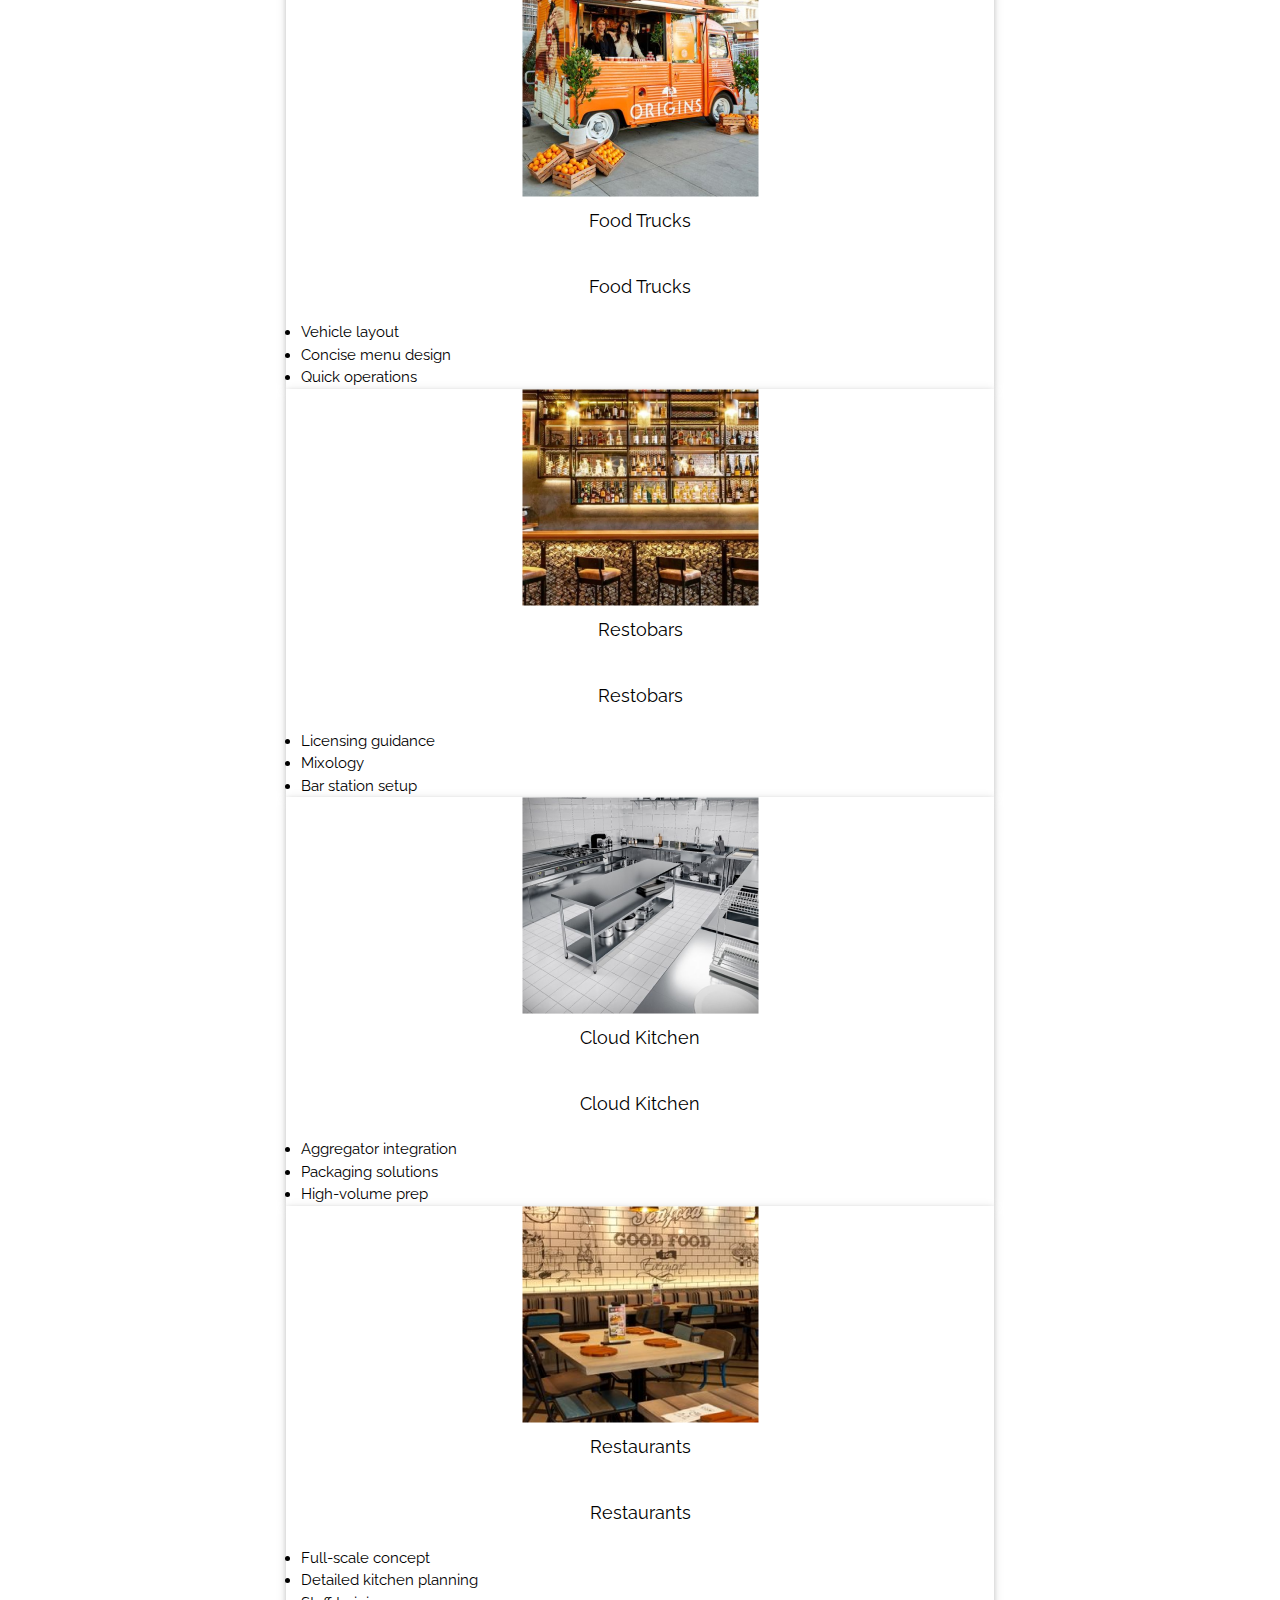
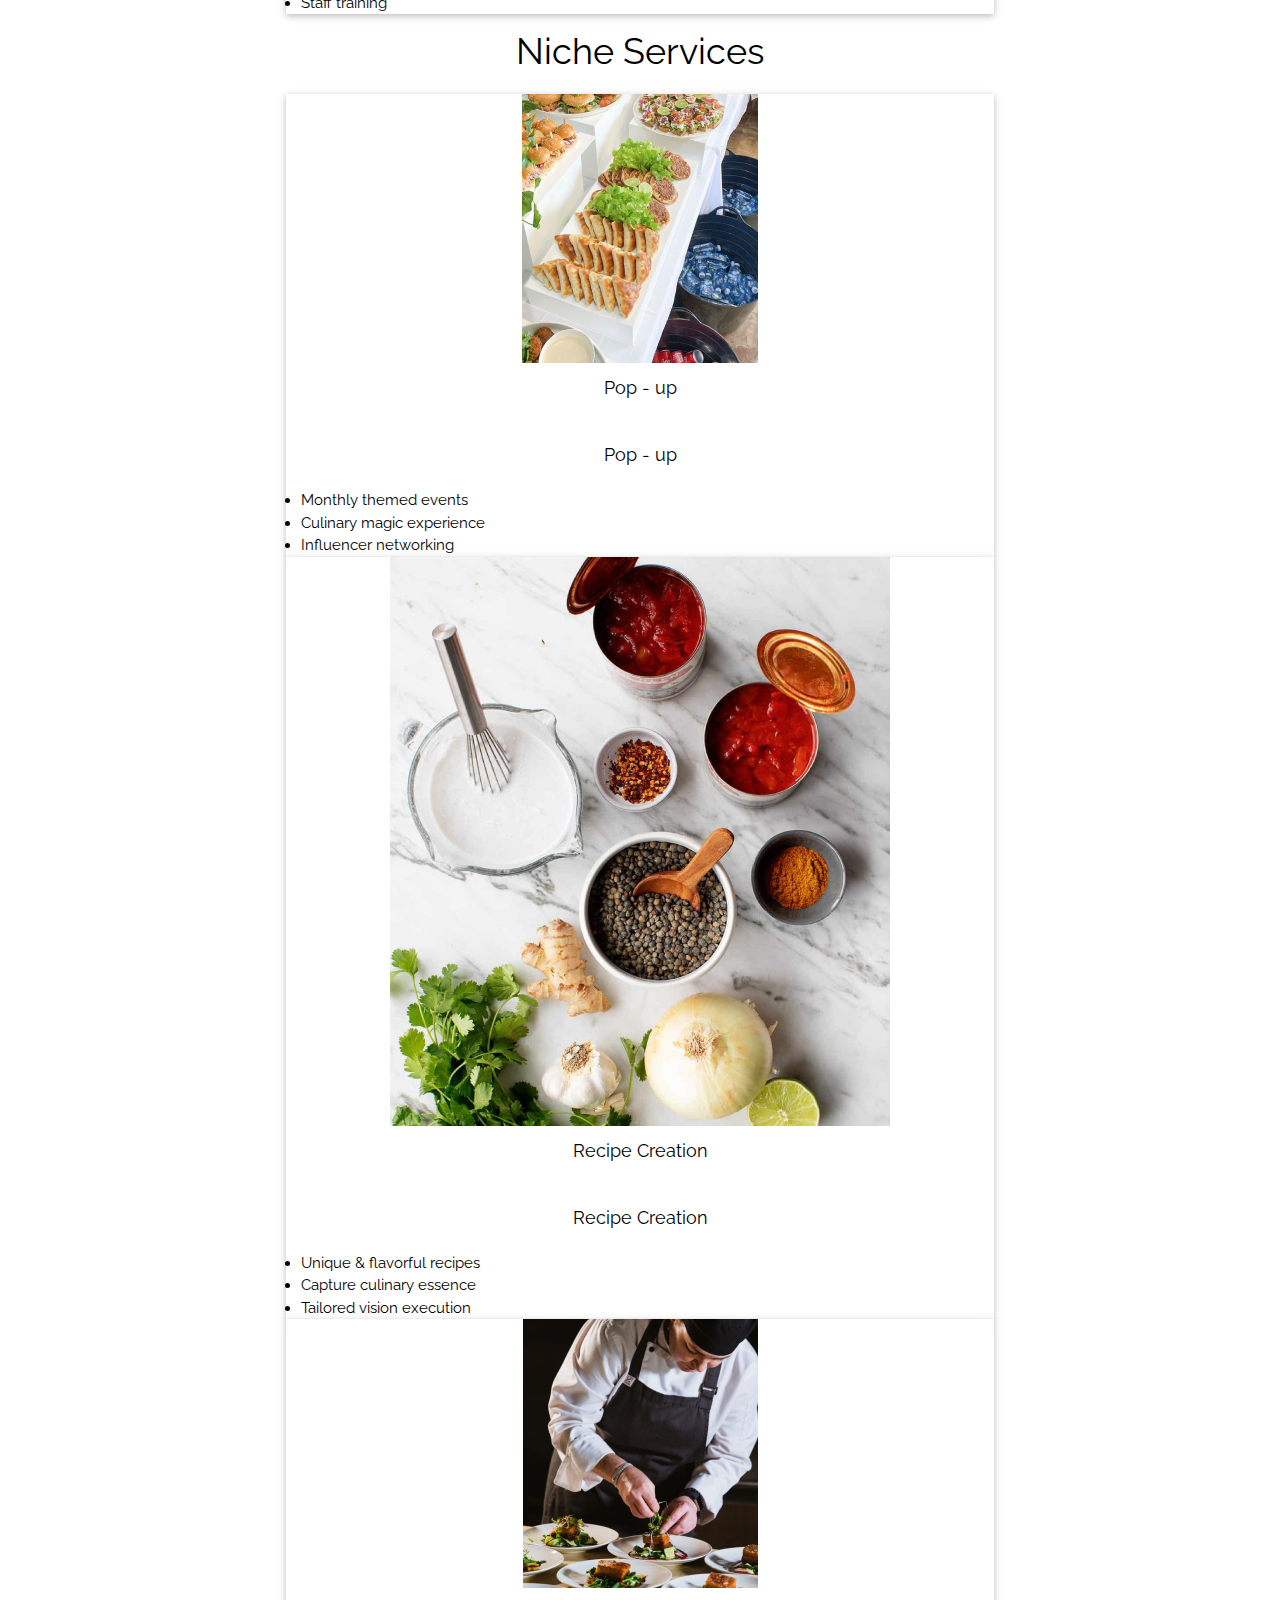
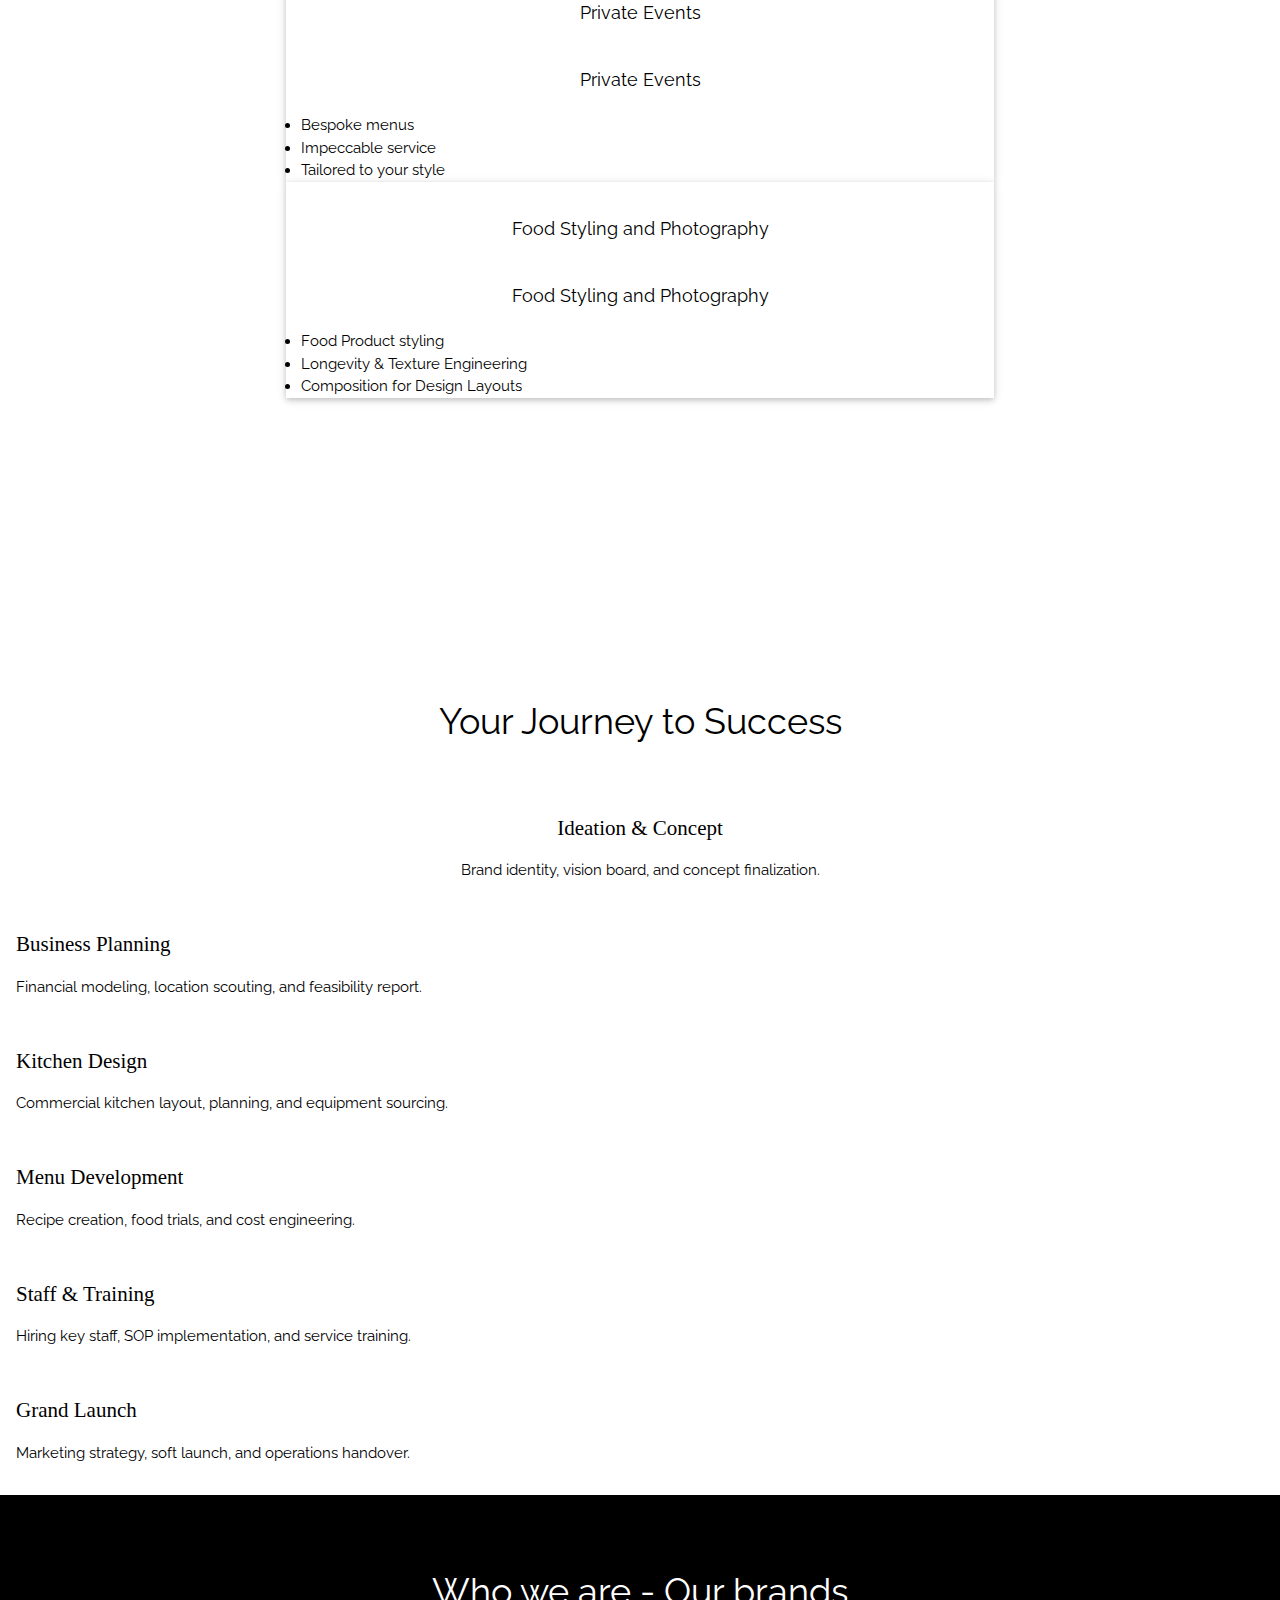
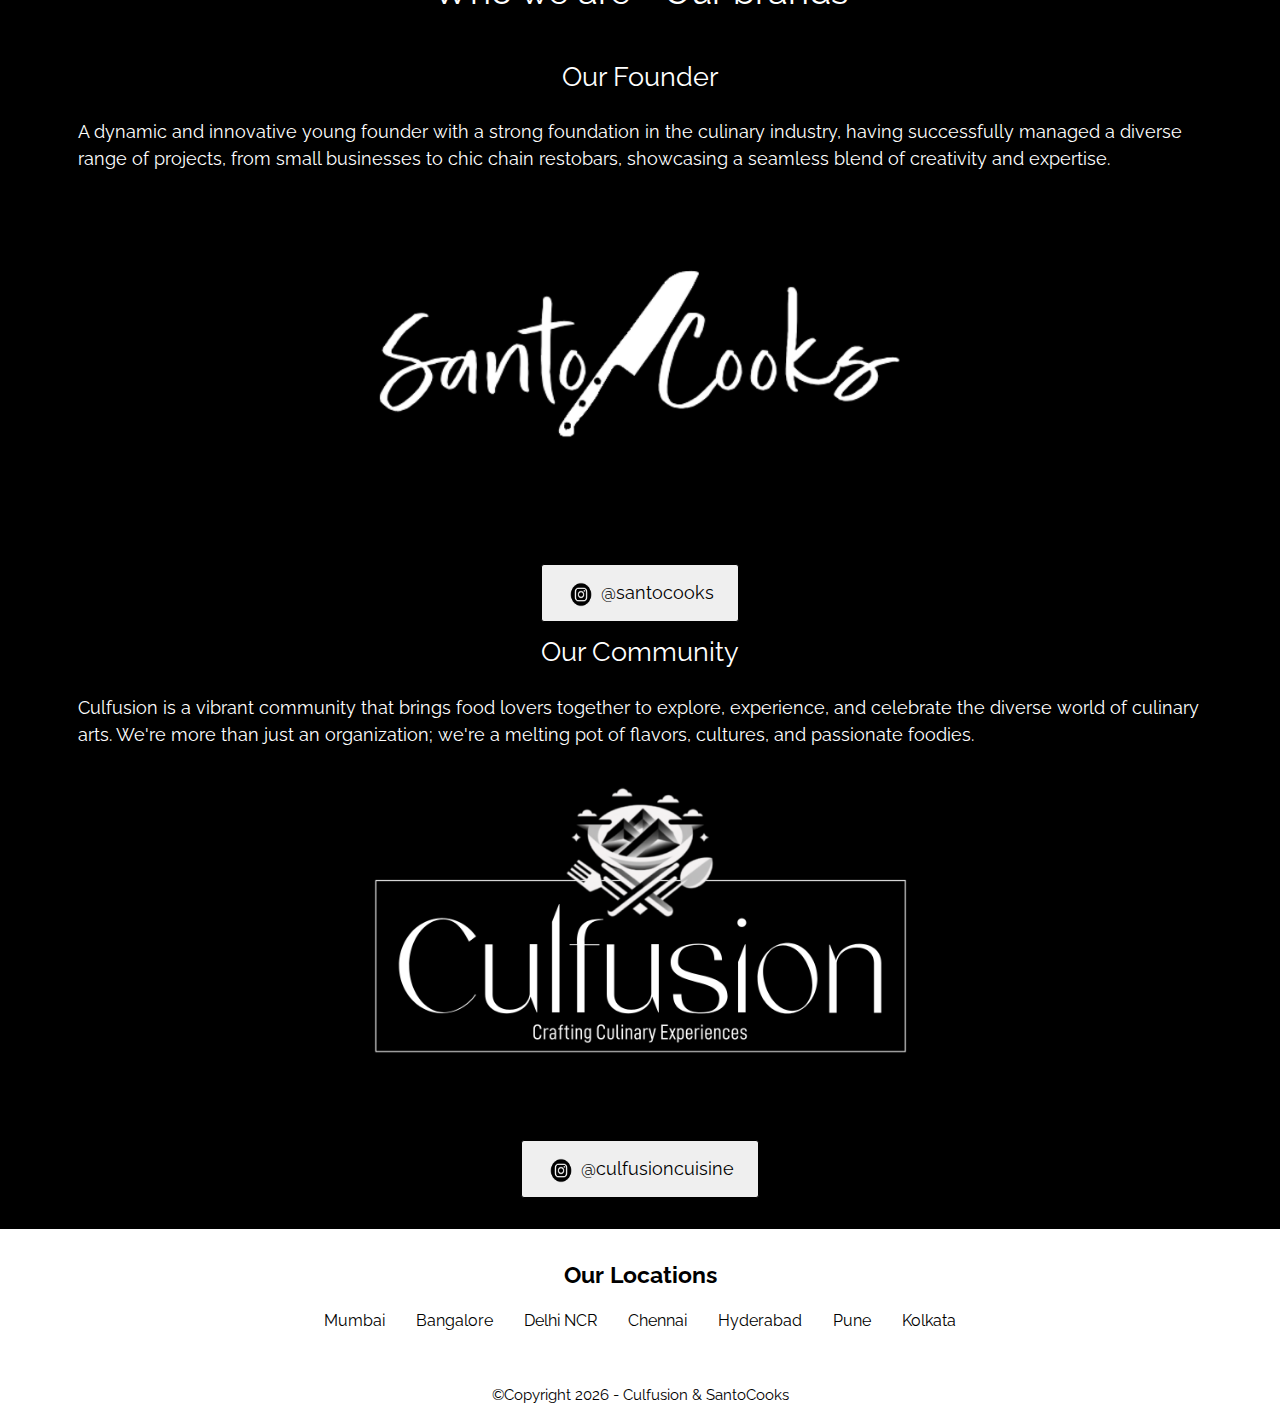
<file: location/mumbai.html>
<!DOCTYPE html>
<html lang="en">

<head>
    <!-- Google tag (gtag.js) -->
    <script async src="https://www.googletagmanager.com/gtag/js?id=G-WT3BSGK681"></script>
    <script>
        window.dataLayer = window.dataLayer || [];
        function gtag() { dataLayer.push(arguments); }
        gtag('js', new Date());

        gtag('config', 'G-WT3BSGK681');
    </script>

    <script>
        document.addEventListener('DOMContentLoaded', function () {
            const navLinks = document.querySelectorAll('.w3-button.text24');

            navLinks.forEach(link => {
                link.addEventListener('click', function () {
                    // Remove 'selected' class from all links
                    navLinks.forEach(item => item.classList.remove('selected'));

                    // Add 'selected' class to the clicked link
                    this.classList.add('selected');
                });
            });
        });
    </script>
    <script type="text/javascript">
        (function (c, l, a, r, i, t, y) {
            c[a] = c[a] || function () { (c[a].q = c[a].q || []).push(arguments) };
            t = l.createElement(r); t.async = 1; t.src = "https://www.clarity.ms/tag/" + i;
            y = l.getElementsByTagName(r)[0]; y.parentNode.insertBefore(t, y);
        })(window, document, "clarity", "script", "tb2zw4yjtg");
    </script>
    <link rel="icon" type="image/png" href="../static/img/favicon.png" />
    <meta name="viewport" content="width=device-width, initial-scale=1">

    <title>Food and beverage business consultants in Mumbai</title>
    <meta name="description"
        content="Culfusion is Mumbai’s premier restaurant and food consulting firm. We bring your hospitality business dream to life in Mumbai with expert support in recipe development, kitchen setup, and staff training.">
    <meta name="robots" content="follow, index, max-snippet:-1, max-video-preview:-1, max-image-preview:large">
    <meta charset="UTF-8">

    <!-- Canonical URL -->
    <link rel="canonical" href="https://www.culfusion.com/location/mumbai.html">

    <!-- Hreflang for India targeting -->
    <link rel="alternate" hreflang="en-in" href="https://www.culfusion.com/location/mumbai.html">
    <link rel="alternate" hreflang="en" href="https://www.culfusion.com/location/mumbai.html">
    <link rel="alternate" hreflang="x-default" href="https://www.culfusion.com/location/mumbai.html">

    <!-- Open Graph Tags (for Facebook, LinkedIn, WhatsApp) -->
    <meta property="og:type" content="website">
    <meta property="og:url" content="https://www.culfusion.com/location/mumbai.html">
    <meta property="og:title" content="Culfusion - Premier Food & Beverage Business Consultants in Mumbai">
    <meta property="og:description"
        content="Turn your culinary dreams into a perfect business in Mumbai. Expert consulting for Cafes, Cloud Kitchens, Restaurants, and Food Trucks across Mumbai.">
    <meta property="og:image" content="https://www.culfusion.com/static/img/Logo.png">
    <meta property="og:image:width" content="1200">
    <meta property="og:image:height" content="630">
    <meta property="og:locale" content="en_IN">
    <meta property="og:site_name" content="Culfusion">

    <!-- Twitter Card Tags -->
    <meta name="twitter:card" content="summary_large_image">
    <meta name="twitter:url" content="https://www.culfusion.com/location/mumbai.html">
    <meta name="twitter:title" content="Culfusion - Premier Food & Beverage Business Consultants in Mumbai">
    <meta name="twitter:description"
        content="Turn your culinary dreams into a perfect business in Mumbai. Expert consulting for Cafes, Cloud Kitchens, Restaurants, and Food Trucks across Mumbai.">
    <meta name="twitter:image" content="https://www.culfusion.com/static/img/Logo.png">

    <!-- Additional SEO Meta Tags -->
    <meta name="author" content="Culfusion">
    <meta name="geo.region" content="IN-MH">
    <meta name="geo.placename" content="Mumbai">
    <meta name="keywords"
        content="restaurant consultant Mumbai, food business consultant Mumbai, cafe setup Mumbai, cloud kitchen consultant Mumbai, restaurant staff training Mumbai, kitchen design Mumbai, menu development Mumbai">

    <!-- JSON-LD Structured Data for LocalBusiness -->
    <script type="application/ld+json">
  {
    "@context": "https://schema.org",
    "@type": "ProfessionalService",
    "name": "Culfusion Mumbai",
    "alternateName": "Culfusion Food & Beverage Consultants Mumbai",
    "url": "https://www.culfusion.com/location/mumbai.html",
    "logo": "https://www.culfusion.com/static/img/Logo.png",
    "image": "https://www.culfusion.com/static/img/Logo.png",
    "description": "Mumbai's premier restaurant and food consulting firm. We bring your hospitality business dream to life in Mumbai with expert support in recipe development, kitchen setup, staff training, and overall business development.",
    "telephone": "+91-6382438585",
    "priceRange": "$$",
    "address": {
      "@type": "PostalAddress",
      "addressLocality": "Mumbai",
      "addressRegion": "Maharashtra",
      "addressCountry": "IN"
    },
    "areaServed": {
      "@type": "City",
      "name": "Mumbai"
    },
    "serviceType": [
      "Restaurant Consulting",
      "Cafe Setup Consulting",
      "Cloud Kitchen Consulting",
      "Food Truck Business Consulting",
      "Menu Development",
      "Kitchen Design",
      "Staff Training",
      "Recipe Development"
    ],
    "sameAs": [
      "https://www.instagram.com/culfusioncuisine/",
      "https://www.instagram.com/santocooks/"
    ]
  }
  </script>

    <link rel="stylesheet" href="https://www.w3schools.com/w3css/4/w3.css">

    <link rel="stylesheet" href="https://fonts.googleapis.com/css?family=Raleway">
    <link rel="stylesheet" href="https://cdnjs.cloudflare.com/ajax/libs/font-awesome/4.7.0/css/font-awesome.min.css">

    <link rel="stylesheet" type="text/css" href="../static/css/style.css">



</head>


<body>

    <!-- Navbar (sit on top) -->
    <div class="w3-top">
        <div class="w3-center w3-white w3-padding-large" id="myNavbar">

            <a href="#Services" class=" w3-button text24" style="font-size: 2.5vh;">What we do</a>

            <div class="w3-button" id="topbarimgcontainer">
                <a href="../index.html">
                    <img src="../static/img/Logo.png"
                        alt="Culfusion - Restaurant and Food Business Consulting Services in Mumbai">
                </a>
            </div>

            <a href="#About" class=" w3-button text24" style="font-size: 2.5vh;">Who we are</a>

        </div>
    </div>

    <!-- Homepage -->
    <div class="w3-container w3-black blackbgimg" style="min-height:100dvh;" id="home">
        <div class="center">

            <div class="w3-center flexcontainer floating" id="logoimgcontainer">
                <img src="../static/img/Logopartial.png"
                    alt="Culfusion Food and Beverage Business Consultants Mumbai Logo">
            </div>

            <h1 class="w3-center largetext70 w3-text-white" style="font-size: 6vh;">Culinary x fusion Mumbai</h1>
            <h2 class="w3-center largetext70 w3-text-white" style="font-size: 6vh;">TBuild the next big brand in India’s
                most iconic food city</h2>

            <p class="text24 w3-center w3-text-white">Expert consulting for Cafes, Cloud Kitchens, and Restaurants in
                Mumbai.</p>
            <p class="text24 w3-center w3-text-white">From recipe development to grand opening, we fuel your success.
            </p>

            <div class="w3-padding-top-24" style="text-align: center;">
                <a href="https://wa.me/916382438585" target="_blank">
                    <button class="btn">Book a Free 15-min Discovery Call</button>
                </a>
            </div>

        </div>
    </div>

    <!-- Our Clients -->
    <div class="w3-container w3-white" style="padding: 16px 16px" id="Process">
        <h2 class="w3-center text24" style="font-size: 4vh; margin-bottom: 32px;">Trusted by Passionate Founders &
            Brands
        </h2>
        <div class="flexcontainer"
            style="max-width: 1600px; margin: 0 auto; justify-content: space-between; flex-wrap: wrap; gap: 25px;">

            <div class="process-step" style="min-width: 130px;">
                <img src="../static/img/Partner_Logo_1.png"
                    alt="Restaurant Client Partner - Food Business Consulting Success Story" style="width: 50%;"
                    loading="lazy">
            </div>

            <div class="process-step" style="min-width: 130px;">
                <img src="../static/img/Partner_Logo_2.png" alt="Cloud Kitchen Client Partner - F&B Consulting Services"
                    style="width: 50%;" loading="lazy">
            </div>

            <div class="process-step" style="min-width: 130px;">
                <img src="../static/img/Partner_Logo_3.png" alt="Cafe Business Partner - Food Consulting Client Success"
                    style="width: 50%;" loading="lazy">
            </div>

            <div class="process-step" style="min-width: 130px;">
                <img src="../static/img/Partner_Logo_4.png" alt="Food Truck Business Partner - Mobile Food Consulting"
                    style="width: 50%;" loading="lazy">
            </div>

            <div class="process-step" style="min-width: 130px;">
                <img src="../static/img/Partner_Logo_5.png"
                    alt="Restobar Client Partner - Restaurant Consulting Services" style="width: 50%;" loading="lazy">
            </div>

            <div class="process-step" style="min-width: 130px;">
                <img src="../static/img/Partner_Logo_6.png"
                    alt="Kiosk Business Partner - Food Business Setup Consulting" style="width: 50%;" loading="lazy">
            </div>


        </div>
    </div>




    <!-- what we do -->
    <div class="w3-container w3-white whitebgimg" style="min-height:100dvh;" id="Services">
        <div class="center" style="padding-top: 8vh;">

            <h2 class="w3-center text24 w3-text-black" style="font-size: 4vh;">What we do - Food and beverage Business
                Consulting in Mumbai</h2>

            <p class="text24 w3-center w3-text-black">We craft bespoke solutions for diverse culinary ventures in
                Mumbai, from cozy
                cafés to upscale restaurants</p>

            <!-- F&B Buisness consulting -->
            <!-- F&B Buisness consulting -->
            <div class="flexcontainer w3-center w3-margin-top">

                <div class="flexitem flip-card-container">
                    <div class="flip-card-inner w3-card">
                        <div class="flip-card-front w3-white">
                            <img src="../static/img/Cafe.png"
                                alt="Cafe Business Consulting Mumbai - Menu Design, Staff Training, Interior Setup"
                                loading="lazy">
                            <p class="text24"
                                style="padding-bottom: 11px; padding-top: 11px; margin-top: 0; font-size: 2vh;">Cafe</p>
                        </div>
                        <div class="flip-card-back w3-white">
                            <h4 class="text24"
                                style="padding-bottom: 11px; padding-top: 11px; margin-top: 0; font-size: 2vh; font-weight: normal;">
                                Cafe</h4>
                            <ul class="text24" style="padding: 0 15px; margin: 0; text-align: left;">
                                <li>Staff training</li>
                                <li>Menu design</li>
                                <li>Interior flow</li>
                            </ul>
                        </div>
                    </div>
                </div>

                <div class="flexitem flip-card-container">
                    <div class="flip-card-inner w3-card">
                        <div class="flip-card-front w3-white">
                            <img src="../static/img/Kiosks.png"
                                alt="Food Kiosk Business Consulting Mumbai - Setup and Operations Management"
                                loading="lazy">
                            <p class="text24"
                                style="padding-bottom: 10px; padding-top: 10px; margin-top: 0; font-size: 2vh;">Kiosks
                            </p>
                        </div>
                        <div class="flip-card-back w3-white">
                            <h4 class="text24"
                                style="padding-bottom: 11px; padding-top: 11px; margin-top: 0; font-size: 2vh; font-weight: normal;">
                                Kiosks</h4>
                            <ul class="text24" style="padding: 0 15px; margin: 0; text-align: left;">
                                <li>Efficient workflow</li>
                                <li>Maximum space utility</li>
                                <li>Grab-and-go menus</li>
                            </ul>
                        </div>
                    </div>
                </div>

                <div class="flexitem flip-card-container">
                    <div class="flip-card-inner w3-card">
                        <div class="flip-card-front w3-white">
                            <img src="../static/img/Food Trucks.png"
                                alt="Food Truck Business Consulting Mumbai - Mobile Kitchen Setup and Menu Planning"
                                loading="lazy">
                            <p class="text24"
                                style="padding-bottom: 10px; padding-top: 10px; margin-top: 0; font-size: 2vh;">Food
                                Trucks</p>
                        </div>
                        <div class="flip-card-back w3-white">
                            <h4 class="text24"
                                style="padding-bottom: 11px; padding-top: 11px; margin-top: 0; font-size: 2vh; font-weight: normal;">
                                Food Trucks</h4>
                            <ul class="text24" style="padding: 0 15px; margin: 0; text-align: left;">
                                <li>Vehicle layout</li>
                                <li>Concise menu design</li>
                                <li>Quick operations</li>
                            </ul>
                        </div>
                    </div>
                </div>

                <div class="flexitem flip-card-container">
                    <div class="flip-card-inner w3-card">
                        <div class="flip-card-front w3-white">
                            <img src="../static/img/Restobars.png"
                                alt="Restobar Consulting Services Mumbai - Bar Setup, Mixology, Licensing for Restaurants"
                                loading="lazy">
                            <p class="text24"
                                style="padding-bottom: 10px; padding-top: 10px; margin-top: 0; font-size: 2vh;">
                                Restobars
                            </p>
                        </div>
                        <div class="flip-card-back w3-white">
                            <h4 class="text24"
                                style="padding-bottom: 11px; padding-top: 11px; margin-top: 0; font-size: 2vh; font-weight: normal;">
                                Restobars</h4>
                            <ul class="text24" style="padding: 0 15px; margin: 0; text-align: left;">
                                <li>Licensing guidance</li>
                                <li>Mixology</li>
                                <li>Bar station setup</li>
                            </ul>
                        </div>
                    </div>
                </div>

                <div class="flexitem flip-card-container">
                    <div class="flip-card-inner w3-card">
                        <div class="flip-card-front w3-white">
                            <img src="../static/img/Cloud Kitchen.png"
                                alt="Cloud Kitchen Consulting Mumbai - Delivery Business Setup and Packaging Solutions"
                                loading="lazy">
                            <p class="text24"
                                style="padding-bottom: 10px; padding-top: 10px; margin-top: 0; font-size: 2vh;">Cloud
                                Kitchen</p>
                        </div>
                        <div class="flip-card-back w3-white">
                            <h4 class="text24"
                                style="padding-bottom: 11px; padding-top: 11px; margin-top: 0; font-size: 2vh; font-weight: normal;">
                                Cloud Kitchen</h4>
                            <ul class="text24" style="padding: 0 15px; margin: 0; text-align: left;">
                                <li>Aggregator integration</li>
                                <li>Packaging solutions</li>
                                <li>High-volume prep</li>
                            </ul>
                        </div>
                    </div>
                </div>

                <div class="flexitem flip-card-container">
                    <div class="flip-card-inner w3-card">
                        <div class="flip-card-front w3-white">
                            <img src="../static/img/Restaurant.png"
                                alt="Restaurant Business Consulting Mumbai - Full-Scale Kitchen Planning and Staff Training"
                                loading="lazy">
                            <p class="text24"
                                style="padding-bottom: 10px; padding-top: 10px; margin-top: 0; font-size: 2vh;">
                                Restaurants</p>
                        </div>
                        <div class="flip-card-back w3-white">
                            <h4 class="text24"
                                style="padding-bottom: 11px; padding-top: 11px; margin-top: 0; font-size: 2vh; font-weight: normal;">
                                Restaurants</h4>
                            <ul class="text24" style="padding: 0 15px; margin: 0; text-align: left;">
                                <li>Full-scale concept</li>
                                <li>Detailed kitchen planning</li>
                                <li>Staff training</li>
                            </ul>
                        </div>
                    </div>
                </div>

            </div>

            <h2 class="w3-center text24 w3-text-black" style="font-size: 4vh;">Niche Services</h2>

            <!-- Pop-ups, Recipe Creation and Private Caterings -->
            <div class="flexcontainer niche-services-container w3-center w3-margin-top">

                <div class="flexitem flip-card-container">
                    <div class="flip-card-inner w3-card">
                        <div class="flip-card-front w3-white">
                            <img src="../static/img/Pop ups.png"
                                alt="Food Pop-up Event Consulting Mumbai - Culinary Experience and Event Planning"
                                loading="lazy">
                            <p class="text24"
                                style="padding-bottom: 11px; padding-top: 11px; margin-top: 0; font-size: 2vh;">Pop - up
                            </p>
                        </div>
                        <div class="flip-card-back w3-white">
                            <h4 class="text24"
                                style="padding-bottom: 11px; padding-top: 11px; margin-top: 0; font-size: 2vh; font-weight: normal;">
                                Pop
                                - up</h4>
                            <ul class="text24" style="padding: 0 15px; margin: 0; text-align: left;">
                                <li>Monthly themed events</li>
                                <li>Culinary magic experience</li>
                                <li>Influencer networking</li>
                            </ul>
                        </div>
                    </div>
                </div>

                <div class="flexitem flip-card-container">
                    <div class="flip-card-inner w3-card">
                        <div class="flip-card-front w3-white">
                            <img src="../static/img/Recpies.jpg"
                                alt="Recipe Development and Menu Creation Services for Mumbai Food Businesses"
                                loading="lazy">
                            <p class="text24"
                                style="padding-bottom: 11px; padding-top: 11px; margin-top: 0; font-size: 2vh;">Recipe
                                Creation</p>
                        </div>
                        <div class="flip-card-back w3-white">
                            <h4 class="text24"
                                style="padding-bottom: 11px; padding-top: 11px; margin-top: 0; font-size: 2vh; font-weight: normal;">
                                Recipe Creation</h4>
                            <ul class="text24" style="padding: 0 15px; margin: 0; text-align: left;">
                                <li>Unique & flavorful recipes</li>
                                <li>Capture culinary essence</li>
                                <li>Tailored vision execution</li>
                            </ul>
                        </div>
                    </div>
                </div>

                <div class="flexitem flip-card-container">
                    <div class="flip-card-inner w3-card">
                        <div class="flip-card-front w3-white">
                            <img src="../static/img/Catering.png"
                                alt="Private Event Catering Consulting Mumbai - Bespoke Menus and Service Planning"
                                loading="lazy">
                            <p class="text24"
                                style="padding-bottom: 11px; padding-top: 11px; margin-top: 0; font-size: 2vh;">Private
                                Events</p>
                        </div>
                        <div class="flip-card-back w3-white">
                            <h4 class="text24"
                                style="padding-bottom: 11px; padding-top: 11px; margin-top: 0; font-size: 2vh; font-weight: normal;">
                                Private Events</h4>
                            <ul class="text24" style="padding: 0 15px; margin: 0; text-align: left;">
                                <li>Bespoke menus</li>
                                <li>Impeccable service</li>
                                <li>Tailored to your style</li>
                            </ul>
                        </div>
                    </div>
                </div>

                <div class="flexitem flip-card-container">
                    <div class="flip-card-inner w3-card">
                        <div class="flip-card-front w3-white">
                            <img src="../static/img/Foodstyling.png"
                                alt="Food Styling and Photography Mumbai for commercial advertisement and packaging"
                                loading="lazy">
                            <p class="text24"
                                style="padding-bottom: 11px; padding-top: 11px; margin-top: 0; font-size: 2vh;">Food
                                Styling and Photography</p>
                        </div>
                        <div class="flip-card-back w3-white">
                            <h4 class="text24"
                                style="padding-bottom: 11px; padding-top: 11px; margin-top: 0; font-size: 2vh; font-weight: normal;">
                                Food Styling and Photography</h4>
                            <ul class="text24" style="padding: 0 15px; margin: 0; text-align: left;">
                                <li>Food Product styling</li>
                                <li>Longevity & Texture Engineering</li>
                                <li>Composition for Design Layouts</li>
                            </ul>
                        </div>
                    </div>
                </div>

            </div>
        </div>
    </div>

    <!-- Process Roadmap -->
    <div class="w3-container w3-white" style="padding: 16px 16px" id="Process">
        <h2 class="w3-center text24" style="font-size: 4vh; margin-bottom: 32px;">Your Journey to Success</h2>
        <div class="flexcontainer"
            style="max-width: 1600px; margin: 0 auto; justify-content: space-evenly; flex-wrap: wrap; gap: 20px;">

            <div class="process-step" style="min-width: 150px; text-align: center;">
                <img src="../static/img/Process_1.png"
                    alt="Restaurant Concept Development Mumbai - Brand Identity and Vision Board"
                    style="width: 50px; height: auto; margin-bottom: 15px;" loading="lazy">
                <h4 style="font-family: 'Cormorant', serif; font-size: 1.4rem; margin-top: 10px;">Ideation & Concept
                </h4>
                <p>Brand identity, vision board, and concept finalization.</p>
            </div>

            <div class="process-step" style="min-width: 150px;">
                <img src="../static/img/Process_2.png"
                    alt="Food Business Planning Mumbai - Financial Modeling and Location Scouting"
                    style="width: 50px; height: auto; margin-bottom: 15px;" loading="lazy">
                <h4 style="font-family: 'Cormorant', serif; font-size: 1.4rem; margin-top: 10px;">Business Planning</h4>
                <p>Financial modeling, location scouting, and feasibility report.</p>
            </div>

            <div class="process-step" style="min-width: 150px;">
                <img src="../static/img/Process_3_1.png"
                    alt="Commercial Kitchen Design Mumbai - Layout Planning and Equipment Sourcing"
                    style="width: 50px; height: auto; margin-bottom: 15px;" loading="lazy">
                <h4 style="font-family: 'Cormorant', serif; font-size: 1.4rem; margin-top: 10px;">Kitchen Design</h4>
                <p>Commercial kitchen layout, planning, and equipment sourcing.</p>
            </div>

            <div class="process-step" style="min-width: 150px;">
                <img src="../static/img/Process_4.png"
                    alt="Restaurant Menu Development Mumbai - Recipe Creation and Cost Engineering"
                    style="width: 50px; height: auto; margin-bottom: 15px;" loading="lazy">
                <h4 style="font-family: 'Cormorant', serif; font-size: 1.4rem; margin-top: 10px;">Menu Development</h4>
                <p>Recipe creation, food trials, and cost engineering.</p>
            </div>

            <div class="process-step" style="min-width: 150px;">
                <img src="../static/img/Process_5.png"
                    alt="Restaurant Staff Training Mumbai - Hiring and SOP Implementation Services"
                    style="width: 50px; height: auto; margin-bottom: 15px;" loading="lazy">
                <h4 style="font-family: 'Cormorant', serif; font-size: 1.4rem; margin-top: 10px;">Staff & Training</h4>
                <p>Hiring key staff, SOP implementation, and service training.</p>
            </div>

            <div class="process-step" style="min-width: 150px;">
                <img src="../static/img/Process_6.png"
                    alt="Restaurant Grand Opening Mumbai - Marketing Strategy and Launch Support"
                    style="width: 50px; height: auto; margin-bottom: 15px;" loading="lazy">
                <h4 style="font-family: 'Cormorant', serif; font-size: 1.4rem; margin-top: 10px;">Grand Launch</h4>
                <p>Marketing strategy, soft launch, and operations handover.</p>
            </div>

        </div>
    </div>

    <!-- who we are -->
    <div class="w3-container w3-black blackbgimg" style="min-height:100dvh;" id="About">
        <div class="center" style=" align-content: center; padding: 2.5%; padding-left: 5%; padding-right: 5%;">

            <h2 class="w3-center text24 w3-text-white" style="font-size: 4vh; padding-top: 5%; padding: 2.5%;">Who we
                are -
                Our brands</h2>

            <div class="servicecontainer1">

                <!-- Founder & santoCooks -->
                <div class="servicecontainer2">

                    <h2 class="w3-center text24 w3-text-white" style="font-size: 3vh;">Our Founder</h2>

                    <p class="text24" style="padding-bottom: 11px; padding-top: 11px; margin-top: 0; font-size: 2vh;">A
                        dynamic
                        and innovative young founder with a strong foundation in the culinary industry, having
                        successfully managed
                        a diverse range of projects, from small businesses to chic chain restobars, showcasing a
                        seamless blend of
                        creativity and expertise. </p>

                    <!-- founder img
          <div class="w3-center founder-img-container">
            <img src="../static/img/Founderimg.jpg" class="founder-img w3-center">
          </div> -->

                    <div class="w3-center w3-container">
                        <img src="../static/img/SantoCooks Logo 2 white.png" class="santo-logo-img" style="width: 50%;"
                            alt="SantoCooks Mumbai Logo">
                    </div>

                    <!-- insta button -->
                    <div style="text-align: center; padding-top: 5%;">
                        <a href="https://www.instagram.com/santocooks/">
                            <button class="btn">
                                <img src="../static/img/Insta Logo.png" width="30" height="25" alt="Instagram Logo">
                                @santocooks
                            </button>
                        </a>
                    </div>

                </div>

                <div class="divider"></div>

                <!-- culfusion -->
                <div class="servicecontainer2">

                    <h2 class="w3-center text24 w3-text-white" style="font-size: 3vh;">Our Community</h2>

                    <p class="text24" style="padding-bottom: 11px; padding-top: 11px; margin-top: 0; font-size: 2vh;">
                        Culfusion is
                        a vibrant community that brings food lovers together to explore, experience, and celebrate the
                        diverse world
                        of culinary arts. We're more than just an organization; we're a melting pot of flavors,
                        cultures, and
                        passionate foodies. </p>

                    <div class="w3-center w3-container">
                        <img src="../static/img/Text with logo and byline - white.png" class="santo-logo-img"
                            style="width: 50%;" alt="Culfusion Community Mumbai Logo">
                    </div>

                    <!-- insta button -->
                    <div style="text-align: center; padding-top: 5%;">
                        <a href="https://www.instagram.com/culfusioncuisine/">
                            <button class="btn">
                                <img src="../static/img/Insta Logo.png" width="30" height="25" alt="Instagram Logo">
                                @culfusioncuisine
                            </button>
                        </a>
                    </div>

                </div>

            </div>
        </div>
    </div>


    <footer class="w3-container w3-center w3-white w3-padding-small">
        <div class="w3-padding-16">
            <h3 class="text24" style="font-size: 2.5vh; margin-bottom: 12px; font-weight: bold;">Our Locations</h3>
            <div class="footer-locations"
                style="display: flex; justify-content: center; flex-wrap: wrap; gap: 15px; margin-bottom: 16px;">
                <a href="mumbai" class="w3-button text24" style="font-size: 1.8vh; padding: 4px 8px;">Mumbai</a>
                <a href="bangalore" class="w3-button text24" style="font-size: 1.8vh; padding: 4px 8px;">Bangalore</a>
                <a href="delhi" class="w3-button text24" style="font-size: 1.8vh; padding: 4px 8px;">Delhi
                    NCR</a>
                <a href="chennai" class="w3-button text24" style="font-size: 1.8vh; padding: 4px 8px;">Chennai</a>
                <a href="hyderabad" class="w3-button text24" style="font-size: 1.8vh; padding: 4px 8px;">Hyderabad</a>
                <a href="pune" class="w3-button text24" style="font-size: 1.8vh; padding: 4px 8px;">Pune</a>
                <a href="kolkata" class="w3-button text24" style="font-size: 1.8vh; padding: 4px 8px;">Kolkata</a>
            </div>
        </div>
        <p class="w3 w3-text-black">©Copyright 2026 - Culfusion & SantoCooks</p>

    </footer>

</body>

</html>
</file>
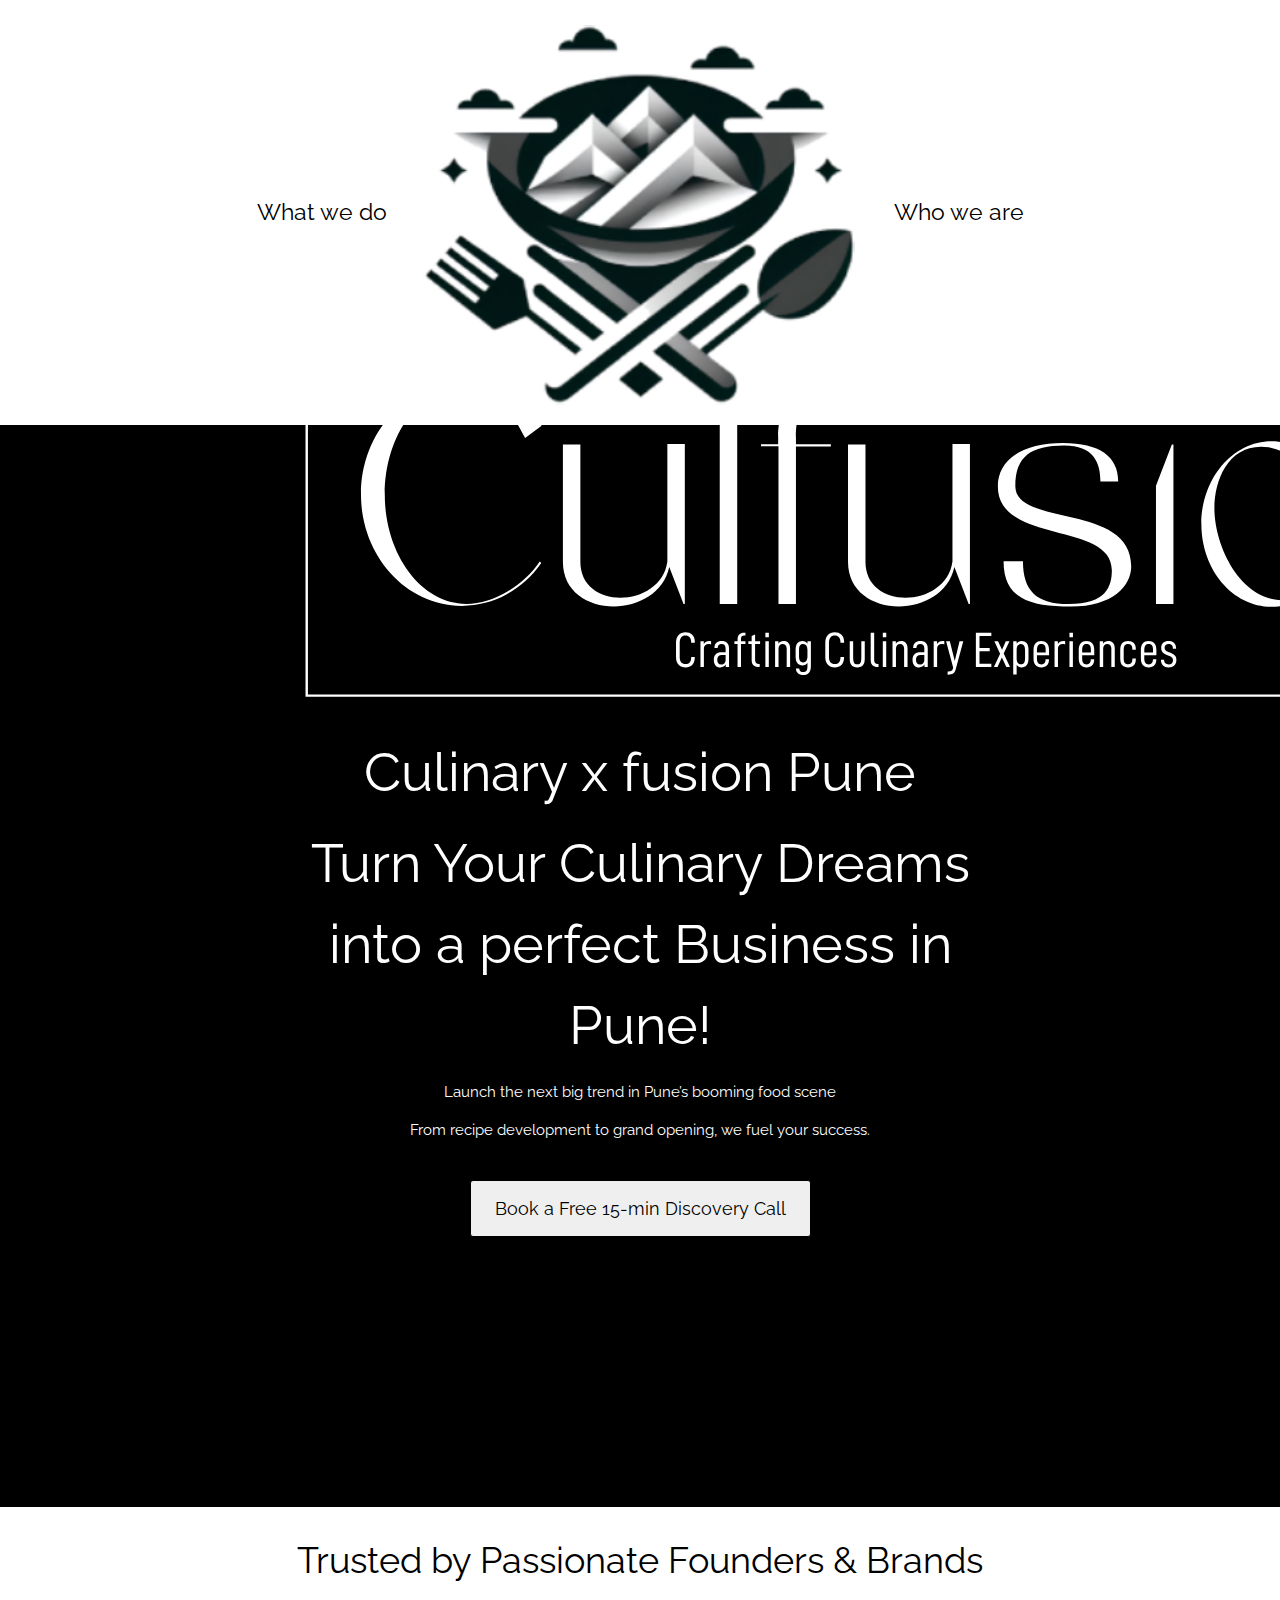
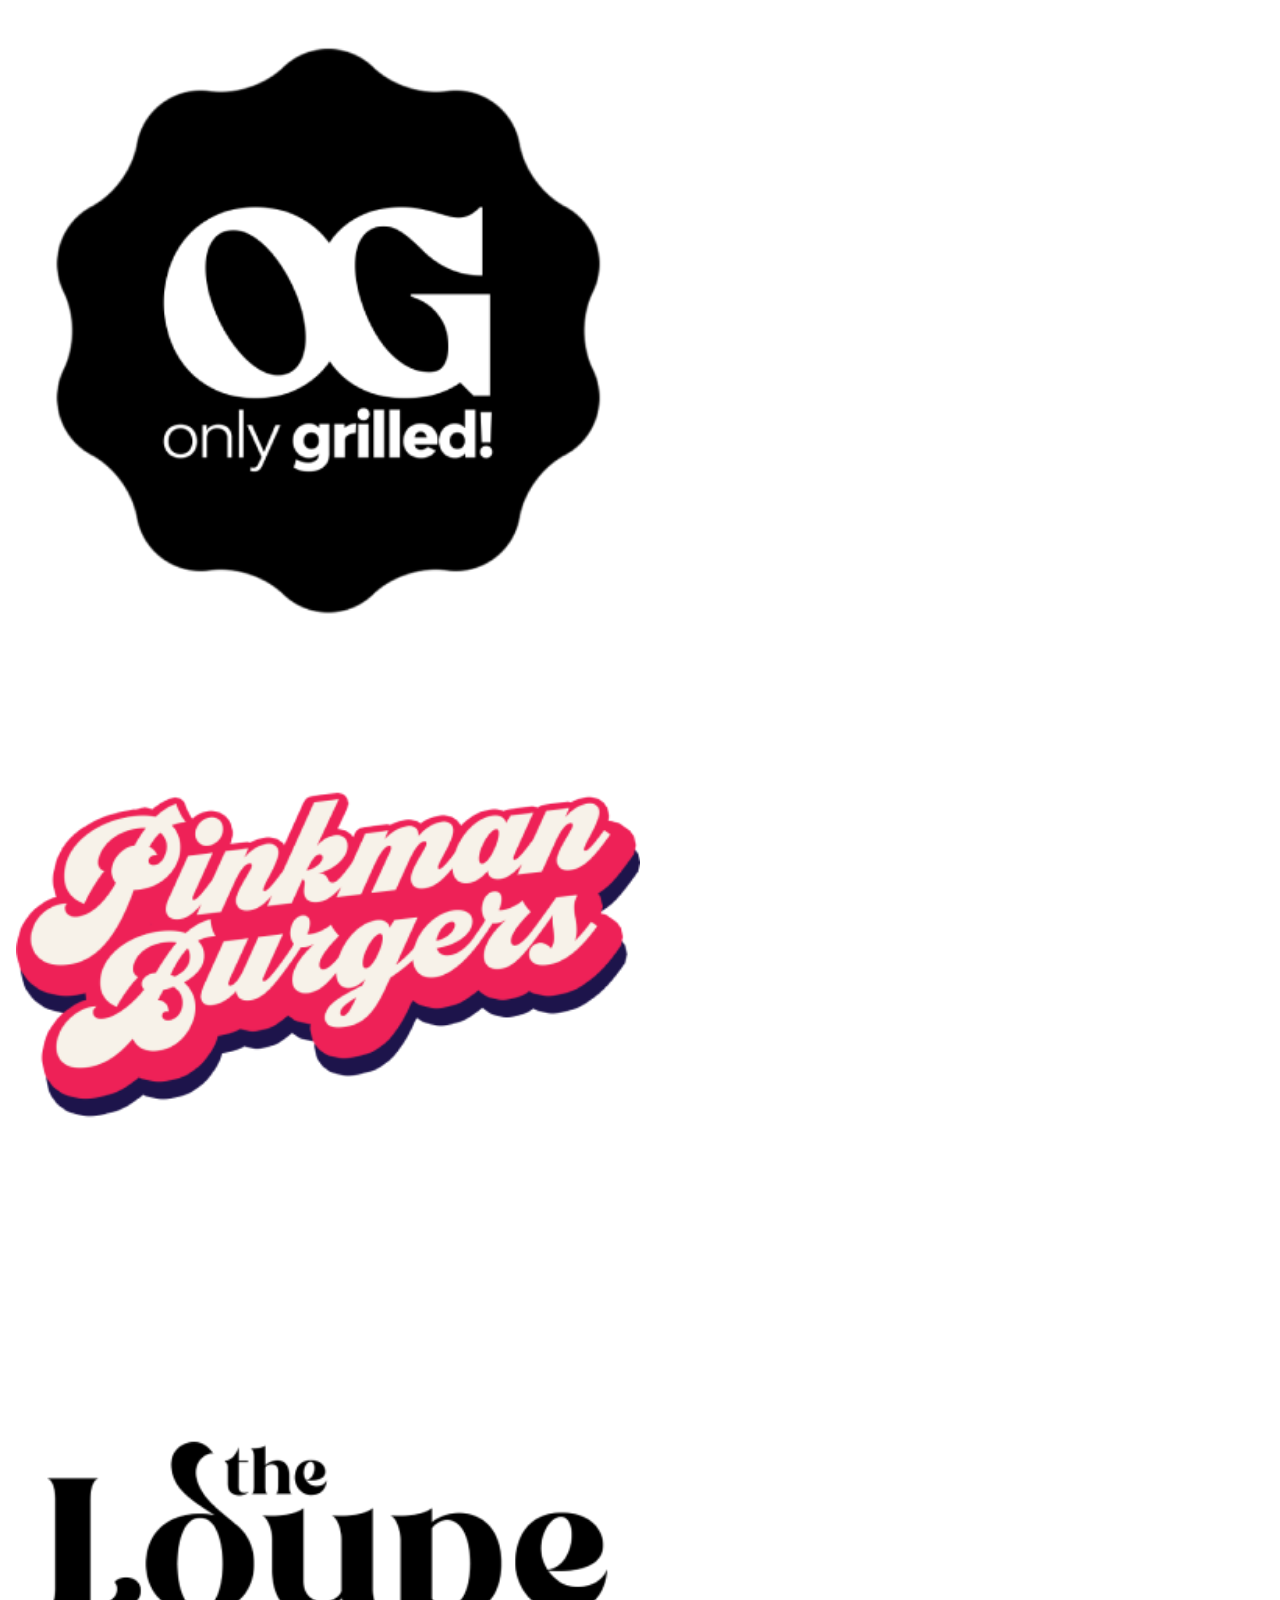
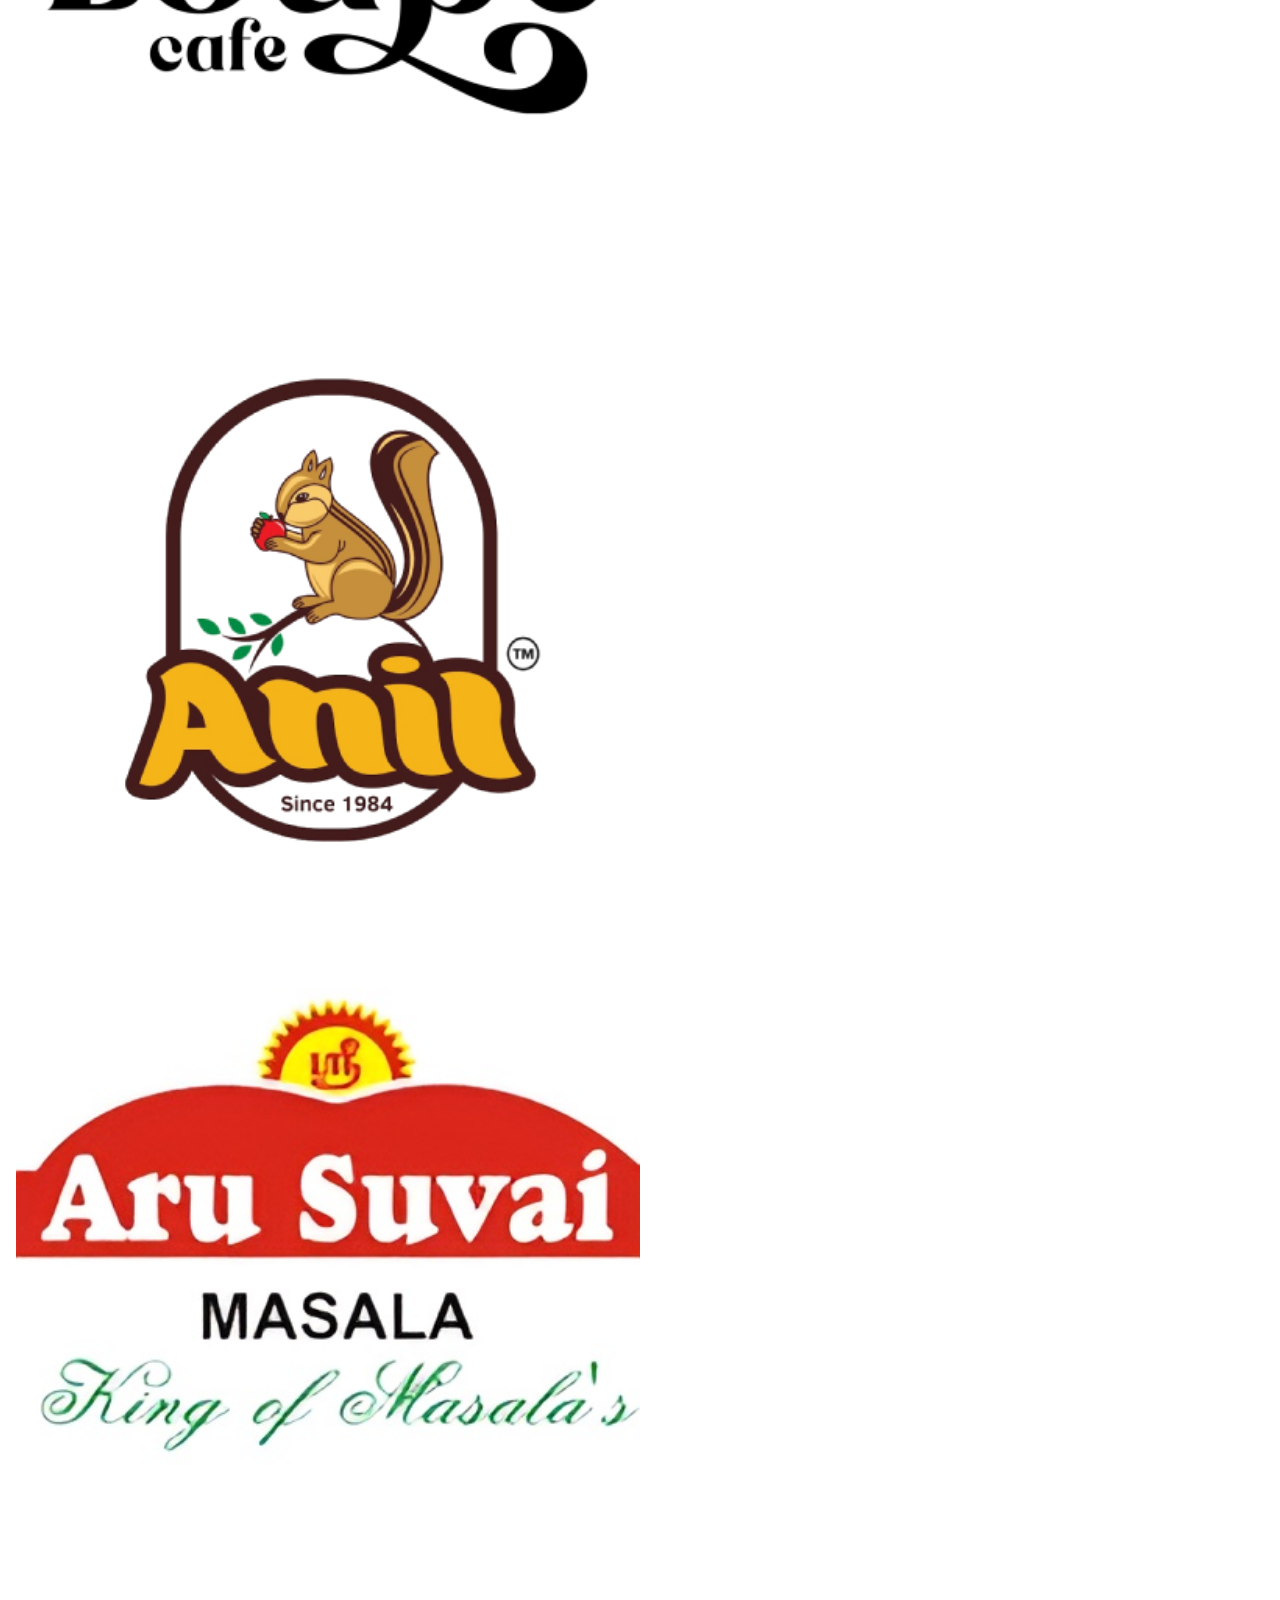
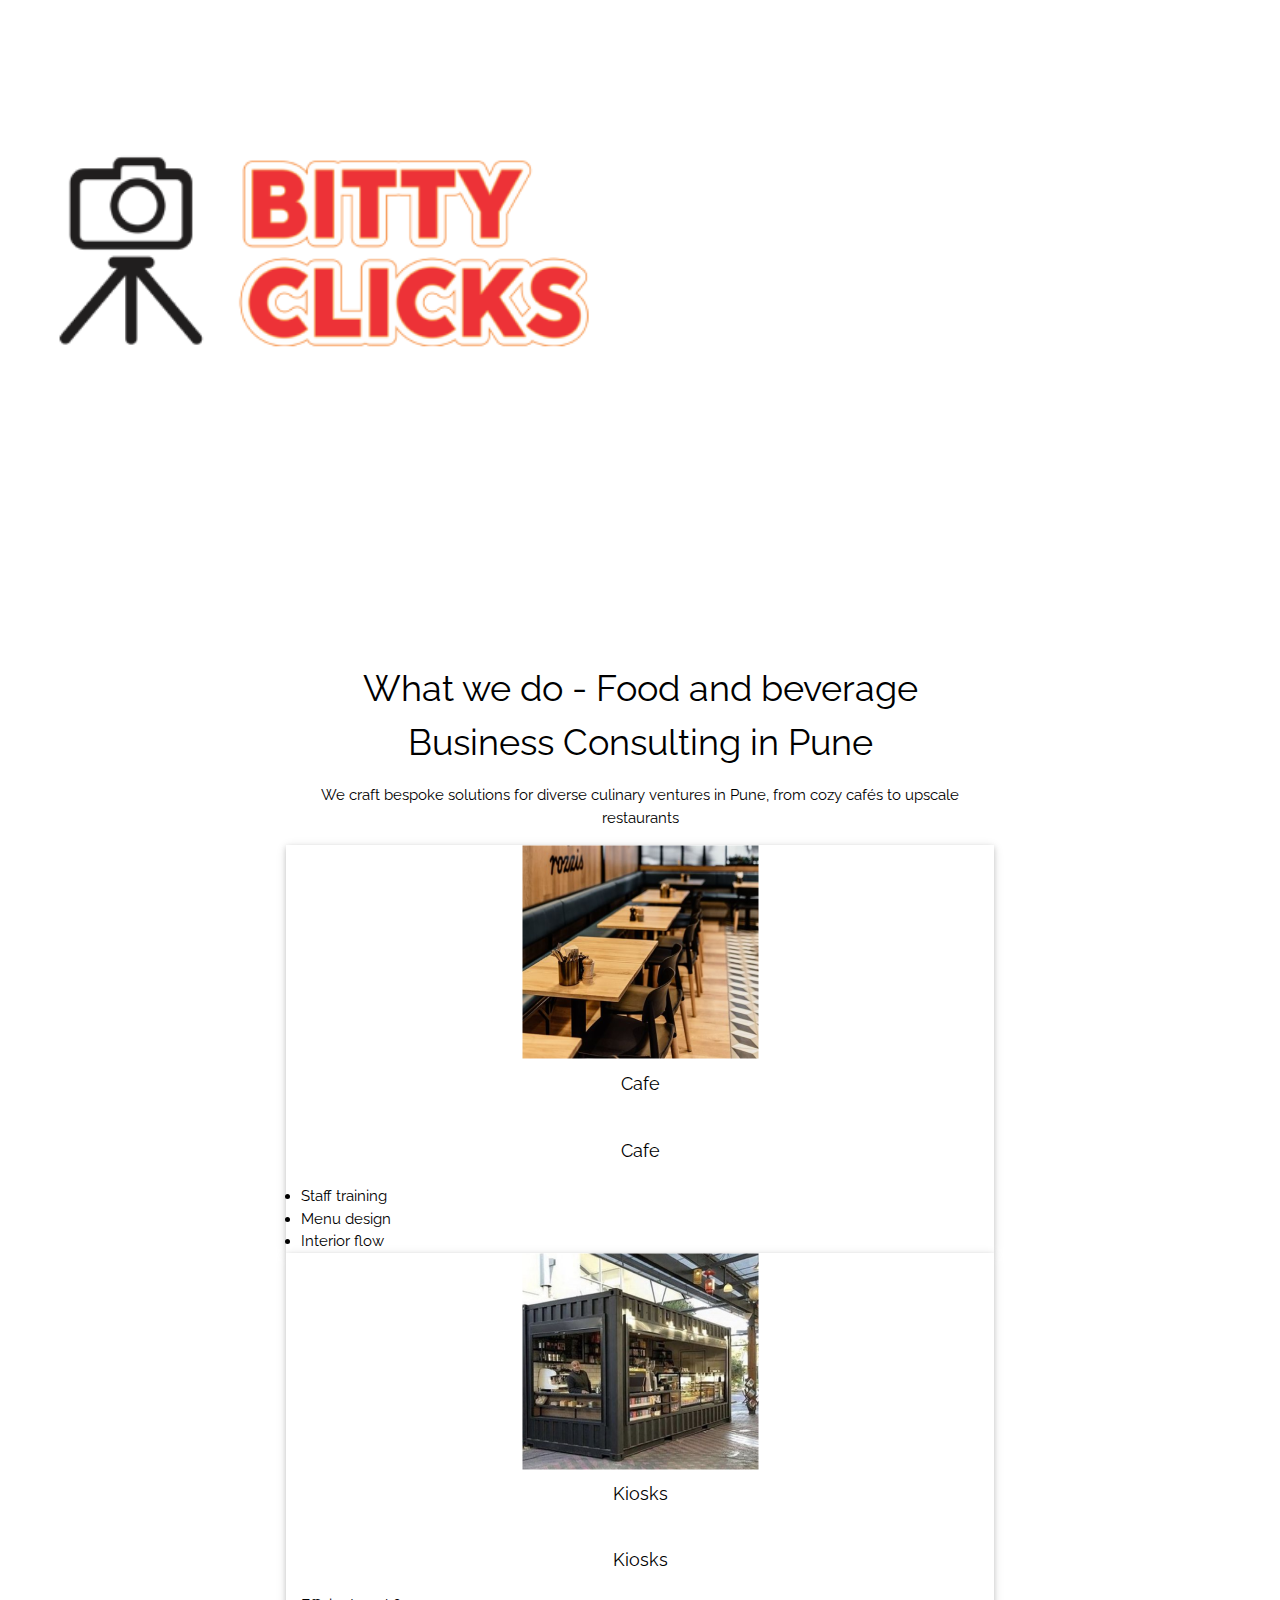
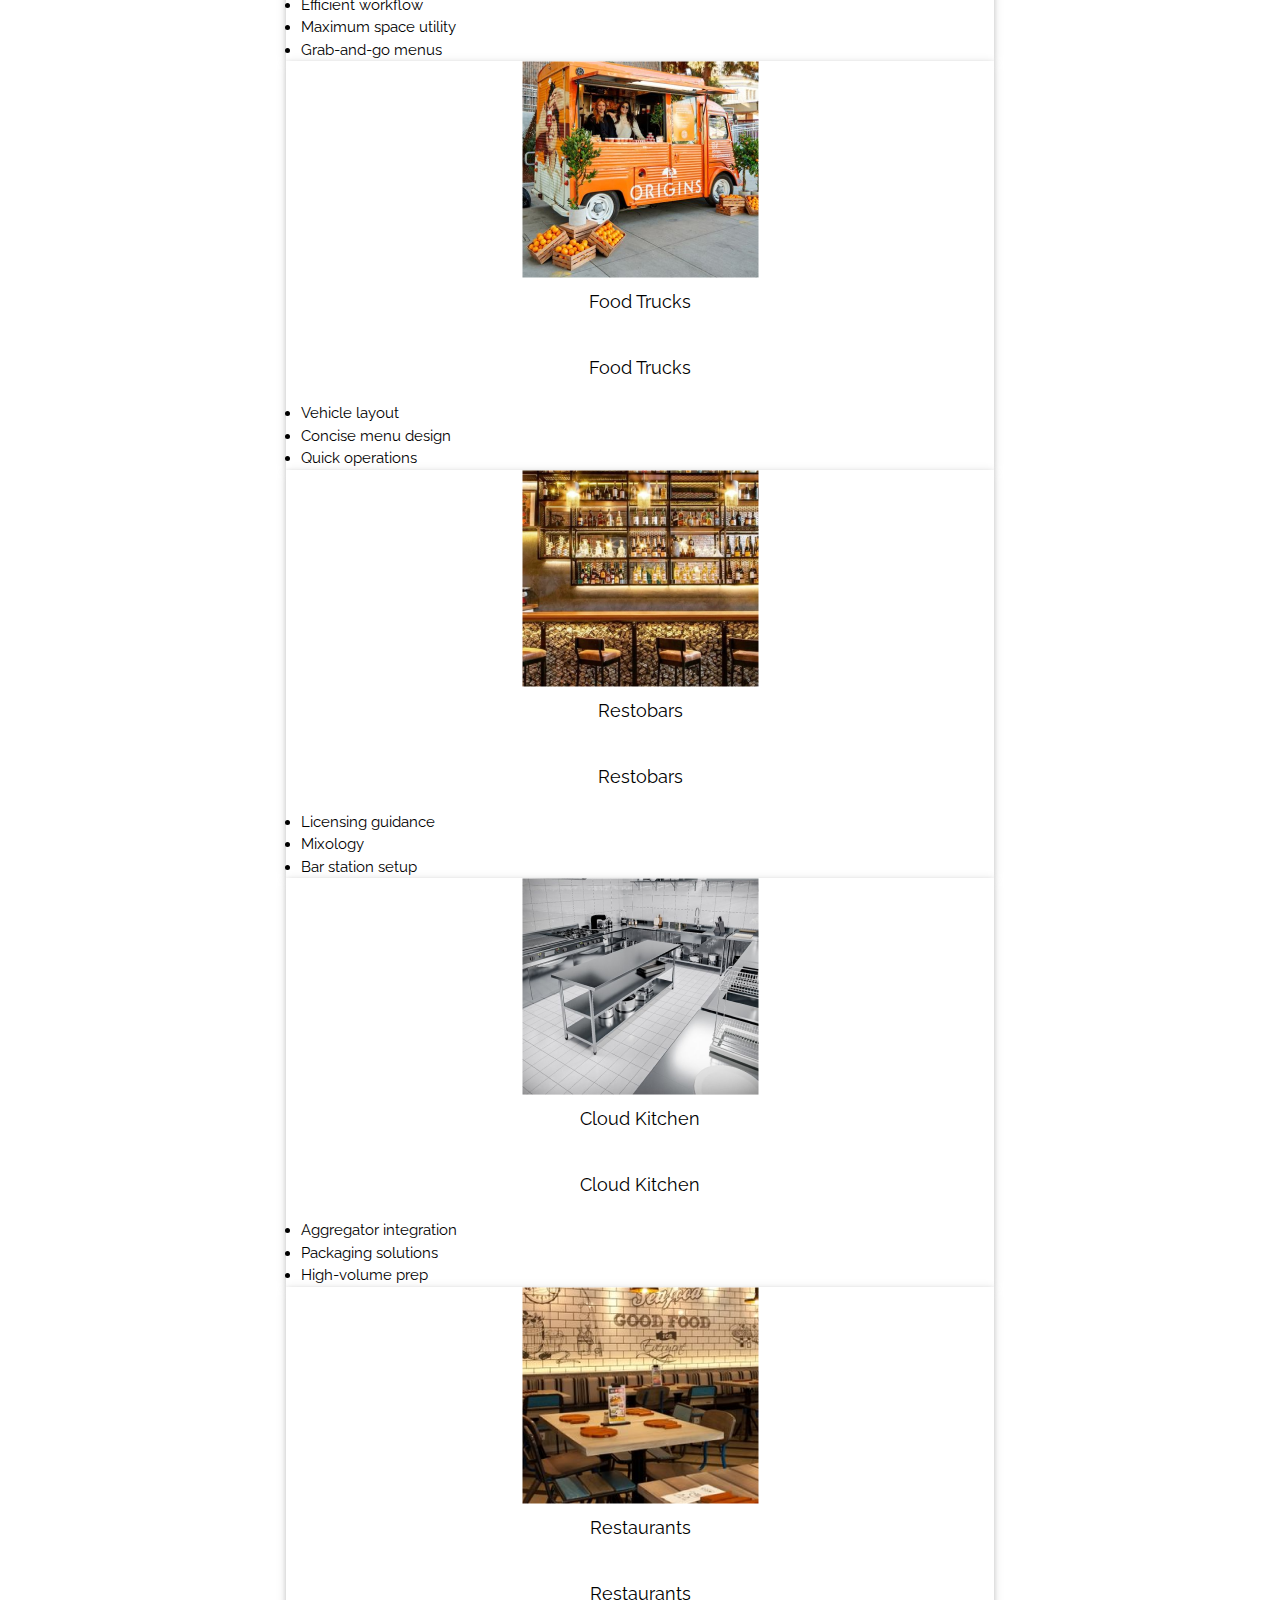
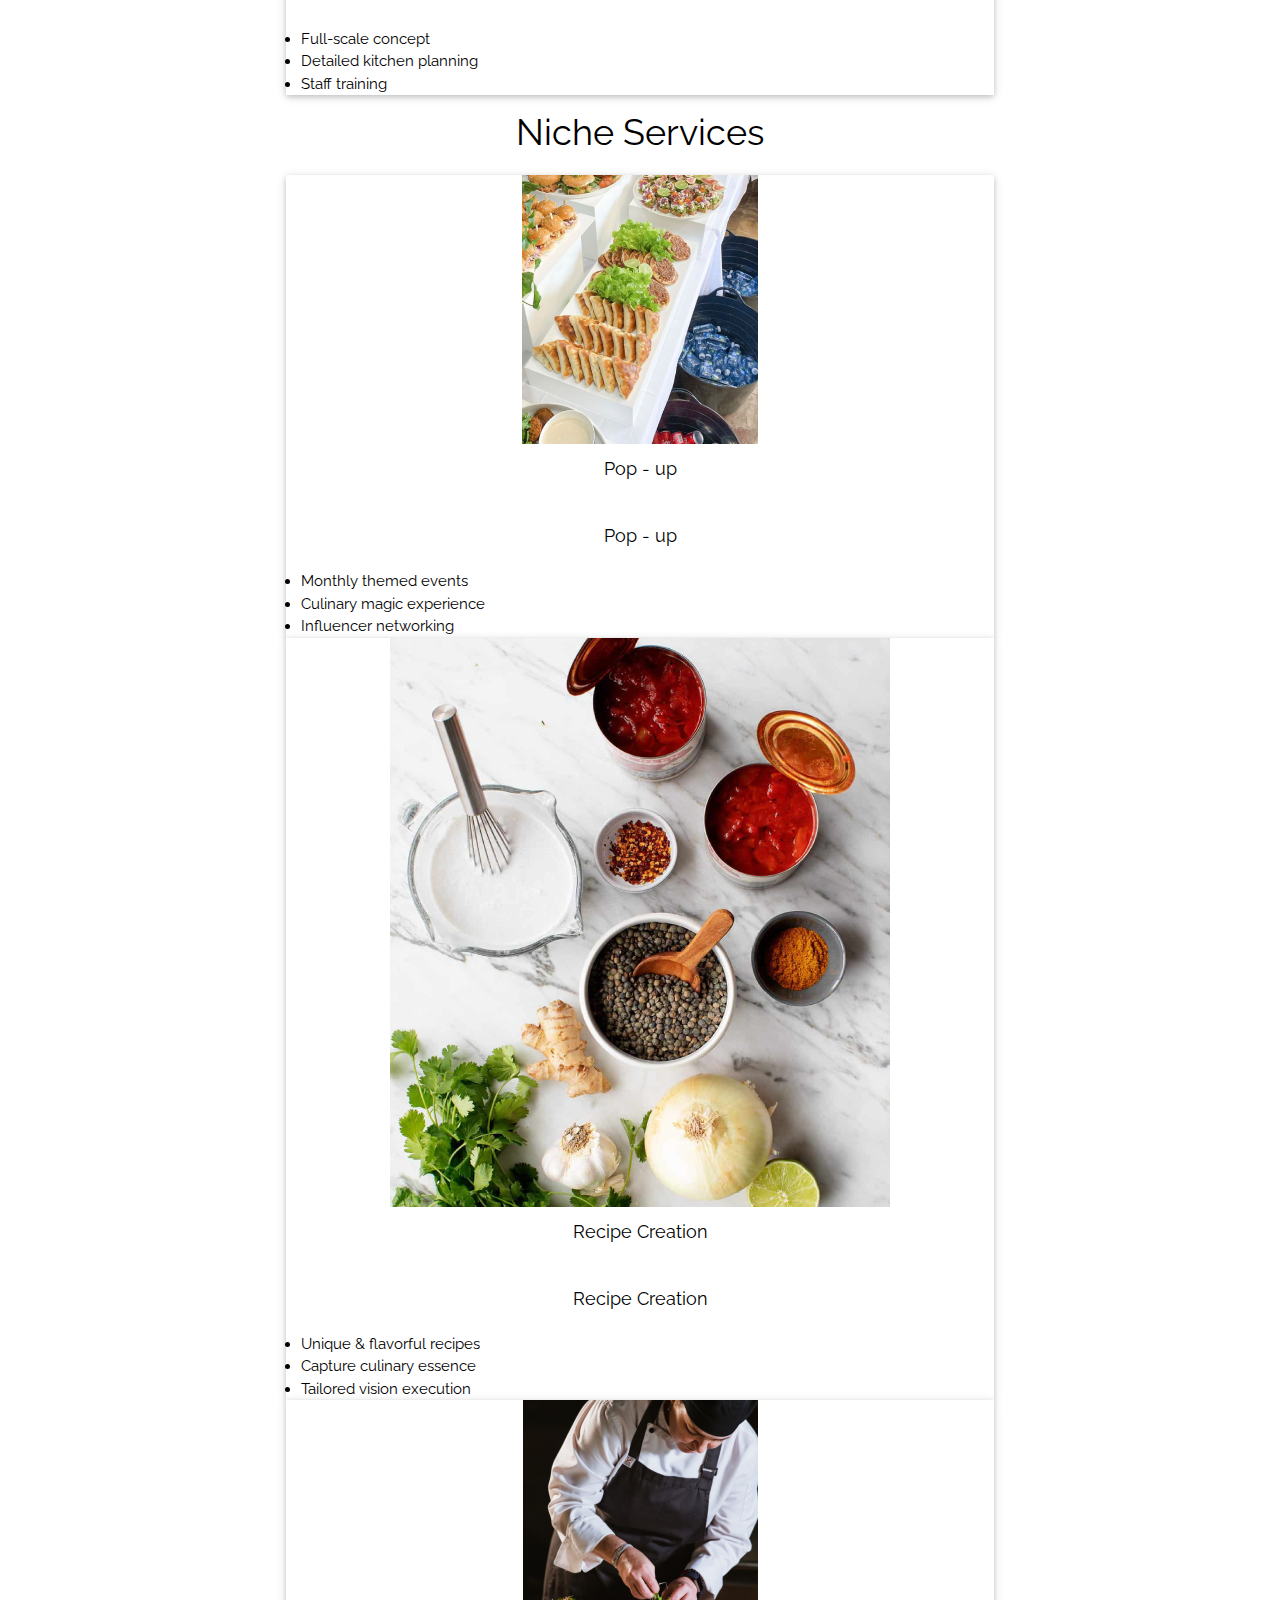
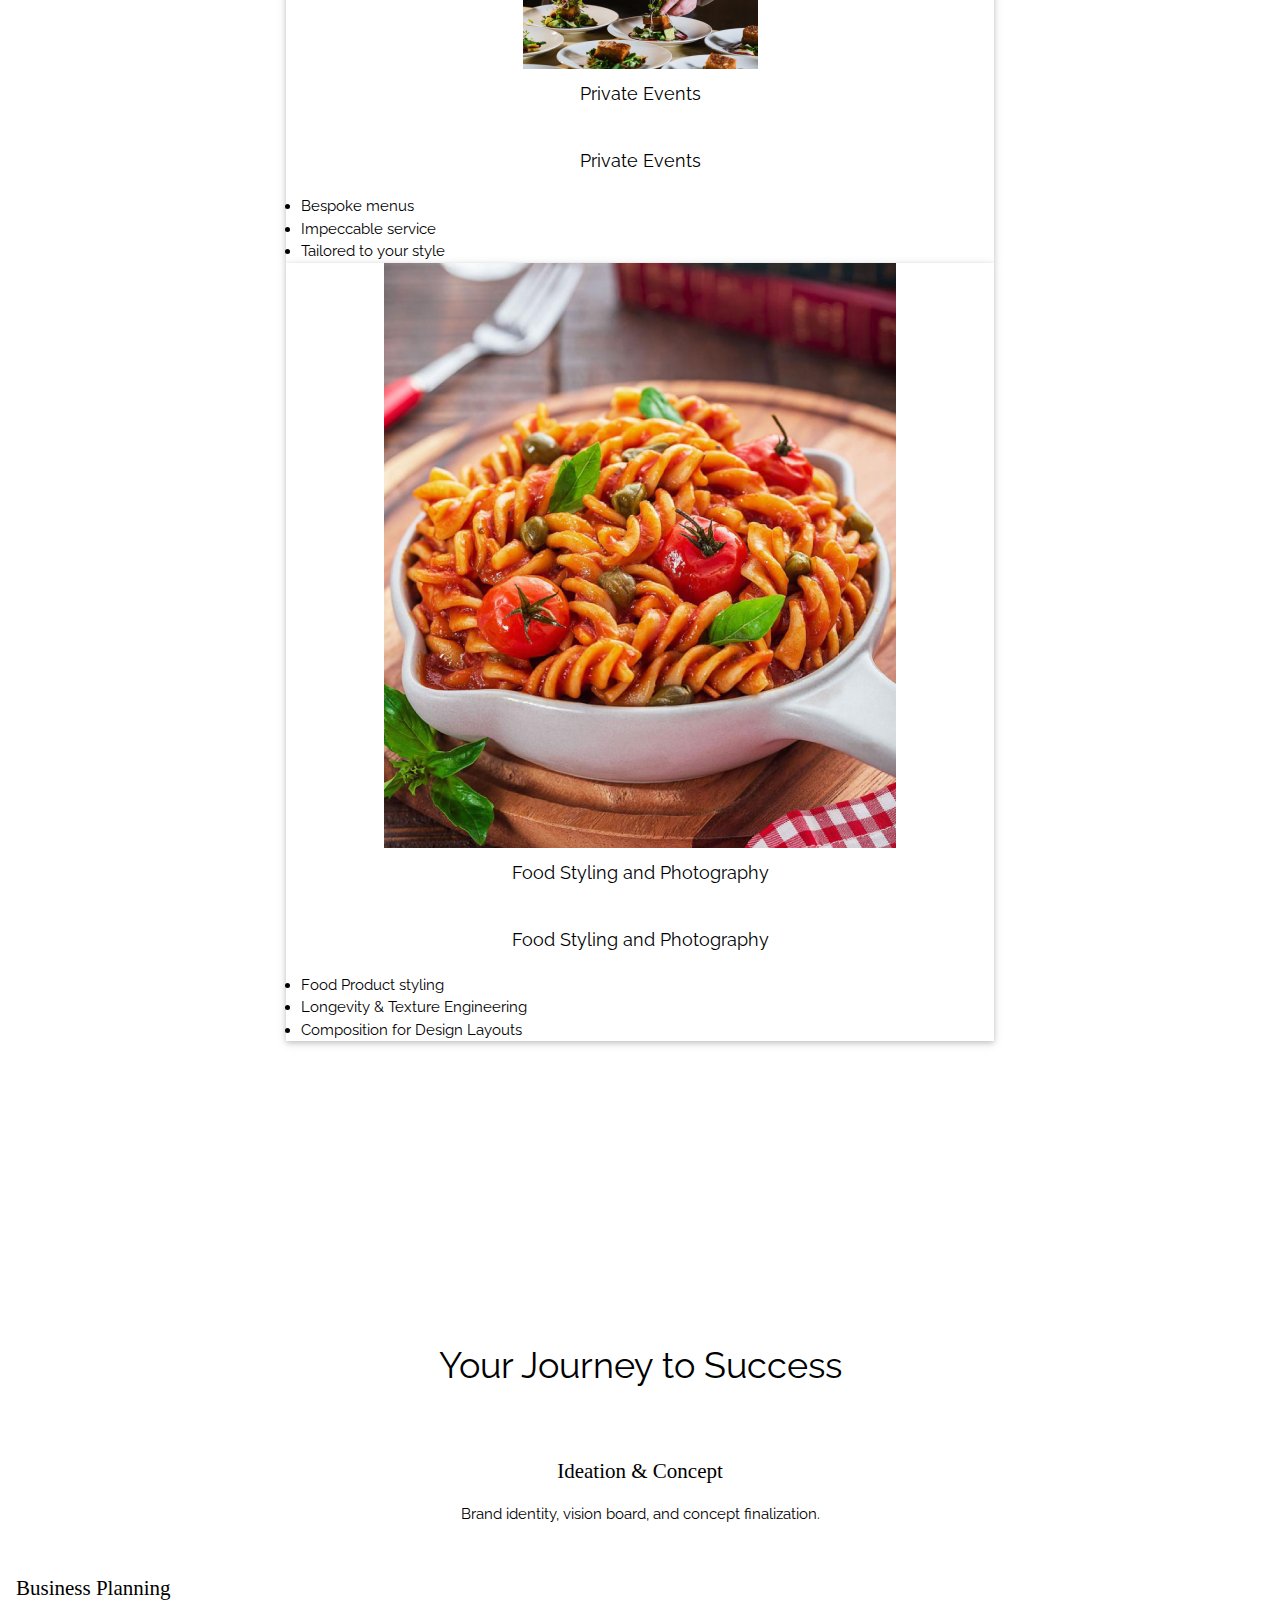
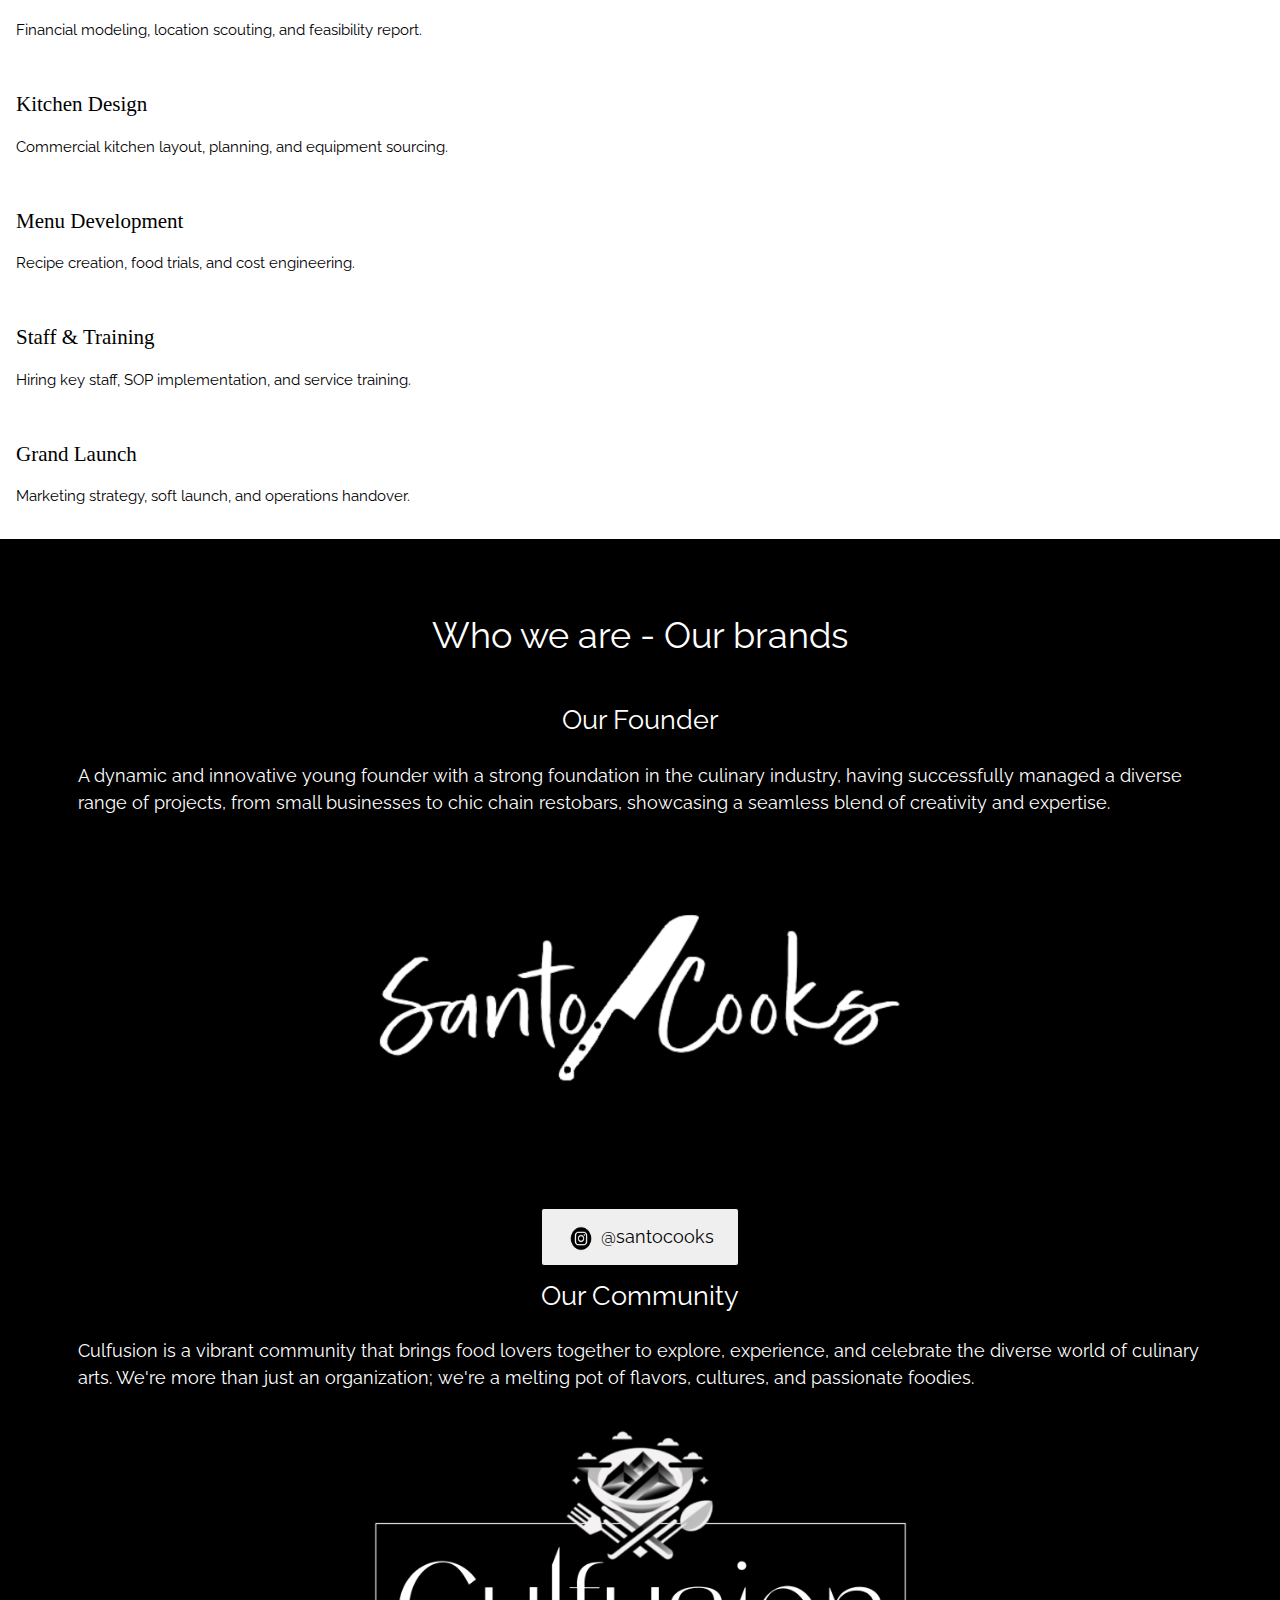
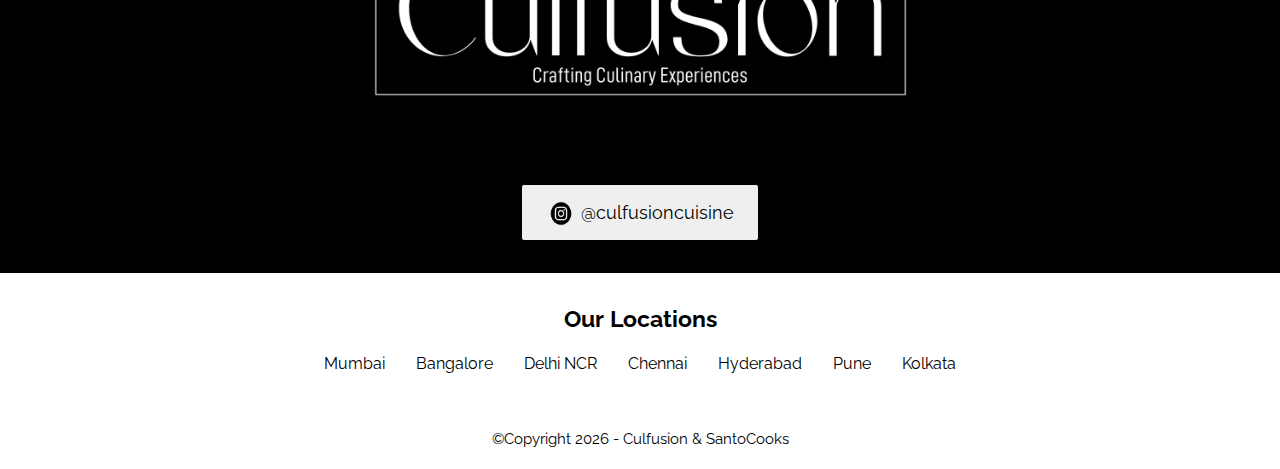
<file: location/pune.html>
<!DOCTYPE html>
<html lang="en">

<head>
    <!-- Google tag (gtag.js) -->
    <script async src="https://www.googletagmanager.com/gtag/js?id=G-WT3BSGK681"></script>
    <script>
        window.dataLayer = window.dataLayer || [];
        function gtag() { dataLayer.push(arguments); }
        gtag('js', new Date());

        gtag('config', 'G-WT3BSGK681');
    </script>

    <script>
        document.addEventListener('DOMContentLoaded', function () {
            const navLinks = document.querySelectorAll('.w3-button.text24');

            navLinks.forEach(link => {
                link.addEventListener('click', function () {
                    // Remove 'selected' class from all links
                    navLinks.forEach(item => item.classList.remove('selected'));

                    // Add 'selected' class to the clicked link
                    this.classList.add('selected');
                });
            });
        });
    </script>
    <script type="text/javascript">
        (function (c, l, a, r, i, t, y) {
            c[a] = c[a] || function () { (c[a].q = c[a].q || []).push(arguments) };
            t = l.createElement(r); t.async = 1; t.src = "https://www.clarity.ms/tag/" + i;
            y = l.getElementsByTagName(r)[0]; y.parentNode.insertBefore(t, y);
        })(window, document, "clarity", "script", "tb2zw4yjtg");
    </script>
    <link rel="icon" type="image/png" href="../static/img/favicon.png" />
    <meta name="viewport" content="width=device-width, initial-scale=1">

    <title>Food and beverage business consultants in Pune</title>
    <meta name="description"
        content="Culfusion is Pune’s premier restaurant and food consulting firm. We bring your hospitality business dream to life in Pune with expert support in recipe development, kitchen setup, and staff training.">
    <meta name="robots" content="follow, index, max-snippet:-1, max-video-preview:-1, max-image-preview:large">
    <meta charset="UTF-8">

    <!-- Canonical URL -->
    <link rel="canonical" href="https://www.culfusion.com/location/pune.html">

    <!-- Hreflang for India targeting -->
    <link rel="alternate" hreflang="en-in" href="https://www.culfusion.com/location/pune.html">
    <link rel="alternate" hreflang="en" href="https://www.culfusion.com/location/pune.html">
    <link rel="alternate" hreflang="x-default" href="https://www.culfusion.com/location/pune.html">

    <!-- Open Graph Tags (for Facebook, LinkedIn, WhatsApp) -->
    <meta property="og:type" content="website">
    <meta property="og:url" content="https://www.culfusion.com/location/pune.html">
    <meta property="og:title" content="Culfusion - Premier Food & Beverage Business Consultants in Pune">
    <meta property="og:description"
        content="Turn your culinary dreams into a perfect business in Pune. Expert consulting for Cafes, Cloud Kitchens, Restaurants, and Food Trucks across Pune.">
    <meta property="og:image" content="https://www.culfusion.com/static/img/Logo.png">
    <meta property="og:image:width" content="1200">
    <meta property="og:image:height" content="630">
    <meta property="og:locale" content="en_IN">
    <meta property="og:site_name" content="Culfusion">

    <!-- Twitter Card Tags -->
    <meta name="twitter:card" content="summary_large_image">
    <meta name="twitter:url" content="https://www.culfusion.com/location/pune.html">
    <meta name="twitter:title" content="Culfusion - Premier Food & Beverage Business Consultants in Pune">
    <meta name="twitter:description"
        content="Turn your culinary dreams into a perfect business in Pune. Expert consulting for Cafes, Cloud Kitchens, Restaurants, and Food Trucks across Pune.">
    <meta name="twitter:image" content="https://www.culfusion.com/static/img/Logo.png">

    <!-- Additional SEO Meta Tags -->
    <meta name="author" content="Culfusion">
    <meta name="geo.region" content="IN-MH">
    <meta name="geo.placename" content="Pune">
    <meta name="keywords"
        content="restaurant consultant Pune, food business consultant Pune, cafe setup Pune, cloud kitchen consultant Pune, restaurant staff training Pune, kitchen design Pune, menu development Pune">

    <!-- JSON-LD Structured Data for LocalBusiness -->
    <script type="application/ld+json">
  {
    "@context": "https://schema.org",
    "@type": "ProfessionalService",
    "name": "Culfusion Pune",
    "alternateName": "Culfusion Food & Beverage Consultants Pune",
    "url": "https://www.culfusion.com/location/pune.html",
    "logo": "https://www.culfusion.com/static/img/Logo.png",
    "image": "https://www.culfusion.com/static/img/Logo.png",
    "description": "Pune's premier restaurant and food consulting firm. We bring your hospitality business dream to life in Pune with expert support in recipe development, kitchen setup, staff training, and overall business development",
    "telephone": "+91-6382438585",
    "priceRange": "$$",
    "address": {
      "@type": "PostalAddress",
      "addressLocality": "Pune",
      "addressRegion": "Maharashtra",
      "addressCountry": "IN"
    },
    "areaServed": {
      "@type": "City",
      "name": "Pune"
    },
    "serviceType": [
      "Restaurant Consulting",
      "Cafe Setup Consulting",
      "Cloud Kitchen Consulting",
      "Food Truck Business Consulting",
      "Menu Development",
      "Kitchen Design",
      "Staff Training",
      "Recipe Development"
    ],
    "sameAs": [
      "https://www.instagram.com/culfusioncuisine/",
      "https://www.instagram.com/santocooks/"
    ]
  }
  </script>

    <link rel="stylesheet" href="https://www.w3schools.com/w3css/4/w3.css">

    <link rel="stylesheet" href="https://fonts.googleapis.com/css?family=Raleway">
    <link rel="stylesheet" href="https://cdnjs.cloudflare.com/ajax/libs/font-awesome/4.7.0/css/font-awesome.min.css">

    <link rel="stylesheet" type="text/css" href="../static/css/style.css">



</head>


<body>

    <!-- Navbar (sit on top) -->
    <div class="w3-top">
        <div class="w3-center w3-white w3-padding-large" id="myNavbar">

            <a href="#Services" class=" w3-button text24" style="font-size: 2.5vh;">What we do</a>

            <div class="w3-button" id="topbarimgcontainer">
                <a href="../index.html">
                    <img src="../static/img/Logo.png"
                        alt="Culfusion - Restaurant and Food Business Consulting Services in Pune">
                </a>
            </div>

            <a href="#About" class=" w3-button text24" style="font-size: 2.5vh;">Who we are</a>

        </div>
    </div>

    <!-- Homepage -->
    <div class="w3-container w3-black blackbgimg" style="min-height:100dvh;" id="home">
        <div class="center">

            <div class="w3-center flexcontainer floating" id="logoimgcontainer">
                <img src="../static/img/Logopartial.png"
                    alt="Culfusion Food and Beverage Business Consultants Pune Logo">
            </div>

            <h1 class="w3-center largetext70 w3-text-white" style="font-size: 6vh;">Culinary x fusion Pune</h1>
            <h2 class="w3-center largetext70 w3-text-white" style="font-size: 6vh;">Turn Your Culinary Dreams into a
                perfect Business in Pune!</h2>

            <p class="text24 w3-center w3-text-white">Launch the next big trend in Pune’s booming food scene</p>
            <p class="text24 w3-center w3-text-white">From recipe development to grand opening, we fuel your success.
            </p>

            <div class="w3-padding-top-24" style="text-align: center;">
                <a href="https://wa.me/916382438585" target="_blank">
                    <button class="btn">Book a Free 15-min Discovery Call</button>
                </a>
            </div>

        </div>
    </div>

    <!-- Our Clients -->
    <div class="w3-container w3-white" style="padding: 16px 16px" id="Process">
        <h2 class="w3-center text24" style="font-size: 4vh; margin-bottom: 32px;">Trusted by Passionate Founders &
            Brands
        </h2>
        <div class="flexcontainer"
            style="max-width: 1600px; margin: 0 auto; justify-content: space-between; flex-wrap: wrap; gap: 25px;">

            <div class="process-step" style="min-width: 130px;">
                <img src="../static/img/Partner_Logo_1.png"
                    alt="Restaurant Client Partner - Food Business Consulting Success Story" style="width: 50%;"
                    loading="lazy">
            </div>

            <div class="process-step" style="min-width: 130px;">
                <img src="../static/img/Partner_Logo_2.png" alt="Cloud Kitchen Client Partner - F&B Consulting Services"
                    style="width: 50%;" loading="lazy">
            </div>

            <div class="process-step" style="min-width: 130px;">
                <img src="../static/img/Partner_Logo_3.png" alt="Cafe Business Partner - Food Consulting Client Success"
                    style="width: 50%;" loading="lazy">
            </div>

            <div class="process-step" style="min-width: 130px;">
                <img src="../static/img/Partner_Logo_4.png" alt="Food Truck Business Partner - Mobile Food Consulting"
                    style="width: 50%;" loading="lazy">
            </div>

            <div class="process-step" style="min-width: 130px;">
                <img src="../static/img/Partner_Logo_5.png"
                    alt="Restobar Client Partner - Restaurant Consulting Services" style="width: 50%;" loading="lazy">
            </div>

            <div class="process-step" style="min-width: 130px;">
                <img src="../static/img/Partner_Logo_6.png"
                    alt="Kiosk Business Partner - Food Business Setup Consulting" style="width: 50%;" loading="lazy">
            </div>


        </div>
    </div>




    <!-- what we do -->
    <div class="w3-container w3-white whitebgimg" style="min-height:100dvh;" id="Services">
        <div class="center" style="padding-top: 8vh;">

            <h2 class="w3-center text24 w3-text-black" style="font-size: 4vh;">What we do - Food and beverage Business
                Consulting in Pune</h2>

            <p class="text24 w3-center w3-text-black">We craft bespoke solutions for diverse culinary ventures in Pune,
                from cozy
                cafés to upscale restaurants</p>

            <!-- F&B Buisness consulting -->
            <!-- F&B Buisness consulting -->
            <div class="flexcontainer w3-center w3-margin-top">

                <div class="flexitem flip-card-container">
                    <div class="flip-card-inner w3-card">
                        <div class="flip-card-front w3-white">
                            <img src="../static/img/Cafe.png"
                                alt="Cafe Business Consulting Pune - Menu Design, Staff Training, Interior Setup"
                                loading="lazy">
                            <p class="text24"
                                style="padding-bottom: 11px; padding-top: 11px; margin-top: 0; font-size: 2vh;">Cafe</p>
                        </div>
                        <div class="flip-card-back w3-white">
                            <h4 class="text24"
                                style="padding-bottom: 11px; padding-top: 11px; margin-top: 0; font-size: 2vh; font-weight: normal;">
                                Cafe</h4>
                            <ul class="text24" style="padding: 0 15px; margin: 0; text-align: left;">
                                <li>Staff training</li>
                                <li>Menu design</li>
                                <li>Interior flow</li>
                            </ul>
                        </div>
                    </div>
                </div>

                <div class="flexitem flip-card-container">
                    <div class="flip-card-inner w3-card">
                        <div class="flip-card-front w3-white">
                            <img src="../static/img/Kiosks.png"
                                alt="Food Kiosk Business Consulting Pune - Setup and Operations Management"
                                loading="lazy">
                            <p class="text24"
                                style="padding-bottom: 10px; padding-top: 10px; margin-top: 0; font-size: 2vh;">Kiosks
                            </p>
                        </div>
                        <div class="flip-card-back w3-white">
                            <h4 class="text24"
                                style="padding-bottom: 11px; padding-top: 11px; margin-top: 0; font-size: 2vh; font-weight: normal;">
                                Kiosks</h4>
                            <ul class="text24" style="padding: 0 15px; margin: 0; text-align: left;">
                                <li>Efficient workflow</li>
                                <li>Maximum space utility</li>
                                <li>Grab-and-go menus</li>
                            </ul>
                        </div>
                    </div>
                </div>

                <div class="flexitem flip-card-container">
                    <div class="flip-card-inner w3-card">
                        <div class="flip-card-front w3-white">
                            <img src="../static/img/Food Trucks.png"
                                alt="Food Truck Business Consulting Pune - Mobile Kitchen Setup and Menu Planning"
                                loading="lazy">
                            <p class="text24"
                                style="padding-bottom: 10px; padding-top: 10px; margin-top: 0; font-size: 2vh;">Food
                                Trucks</p>
                        </div>
                        <div class="flip-card-back w3-white">
                            <h4 class="text24"
                                style="padding-bottom: 11px; padding-top: 11px; margin-top: 0; font-size: 2vh; font-weight: normal;">
                                Food Trucks</h4>
                            <ul class="text24" style="padding: 0 15px; margin: 0; text-align: left;">
                                <li>Vehicle layout</li>
                                <li>Concise menu design</li>
                                <li>Quick operations</li>
                            </ul>
                        </div>
                    </div>
                </div>

                <div class="flexitem flip-card-container">
                    <div class="flip-card-inner w3-card">
                        <div class="flip-card-front w3-white">
                            <img src="../static/img/Restobars.png"
                                alt="Restobar Consulting Services Pune - Bar Setup, Mixology, Licensing for Restaurants"
                                loading="lazy">
                            <p class="text24"
                                style="padding-bottom: 10px; padding-top: 10px; margin-top: 0; font-size: 2vh;">
                                Restobars
                            </p>
                        </div>
                        <div class="flip-card-back w3-white">
                            <h4 class="text24"
                                style="padding-bottom: 11px; padding-top: 11px; margin-top: 0; font-size: 2vh; font-weight: normal;">
                                Restobars</h4>
                            <ul class="text24" style="padding: 0 15px; margin: 0; text-align: left;">
                                <li>Licensing guidance</li>
                                <li>Mixology</li>
                                <li>Bar station setup</li>
                            </ul>
                        </div>
                    </div>
                </div>

                <div class="flexitem flip-card-container">
                    <div class="flip-card-inner w3-card">
                        <div class="flip-card-front w3-white">
                            <img src="../static/img/Cloud Kitchen.png"
                                alt="Cloud Kitchen Consulting Pune - Delivery Business Setup and Packaging Solutions"
                                loading="lazy">
                            <p class="text24"
                                style="padding-bottom: 10px; padding-top: 10px; margin-top: 0; font-size: 2vh;">Cloud
                                Kitchen</p>
                        </div>
                        <div class="flip-card-back w3-white">
                            <h4 class="text24"
                                style="padding-bottom: 11px; padding-top: 11px; margin-top: 0; font-size: 2vh; font-weight: normal;">
                                Cloud Kitchen</h4>
                            <ul class="text24" style="padding: 0 15px; margin: 0; text-align: left;">
                                <li>Aggregator integration</li>
                                <li>Packaging solutions</li>
                                <li>High-volume prep</li>
                            </ul>
                        </div>
                    </div>
                </div>

                <div class="flexitem flip-card-container">
                    <div class="flip-card-inner w3-card">
                        <div class="flip-card-front w3-white">
                            <img src="../static/img/Restaurant.png"
                                alt="Restaurant Business Consulting Pune - Full-Scale Kitchen Planning and Staff Training"
                                loading="lazy">
                            <p class="text24"
                                style="padding-bottom: 10px; padding-top: 10px; margin-top: 0; font-size: 2vh;">
                                Restaurants</p>
                        </div>
                        <div class="flip-card-back w3-white">
                            <h4 class="text24"
                                style="padding-bottom: 11px; padding-top: 11px; margin-top: 0; font-size: 2vh; font-weight: normal;">
                                Restaurants</h4>
                            <ul class="text24" style="padding: 0 15px; margin: 0; text-align: left;">
                                <li>Full-scale concept</li>
                                <li>Detailed kitchen planning</li>
                                <li>Staff training</li>
                            </ul>
                        </div>
                    </div>
                </div>

            </div>

            <h2 class="w3-center text24 w3-text-black" style="font-size: 4vh;">Niche Services</h2>

            <!-- Pop-ups, Recipe Creation and Private Caterings -->
            <div class="flexcontainer niche-services-container w3-center w3-margin-top">

                <div class="flexitem flip-card-container">
                    <div class="flip-card-inner w3-card">
                        <div class="flip-card-front w3-white">
                            <img src="../static/img/Pop ups.png"
                                alt="Food Pop-up Event Consulting Pune - Culinary Experience and Event Planning"
                                loading="lazy">
                            <p class="text24"
                                style="padding-bottom: 11px; padding-top: 11px; margin-top: 0; font-size: 2vh;">Pop - up
                            </p>
                        </div>
                        <div class="flip-card-back w3-white">
                            <h4 class="text24"
                                style="padding-bottom: 11px; padding-top: 11px; margin-top: 0; font-size: 2vh; font-weight: normal;">
                                Pop
                                - up</h4>
                            <ul class="text24" style="padding: 0 15px; margin: 0; text-align: left;">
                                <li>Monthly themed events</li>
                                <li>Culinary magic experience</li>
                                <li>Influencer networking</li>
                            </ul>
                        </div>
                    </div>
                </div>

                <div class="flexitem flip-card-container">
                    <div class="flip-card-inner w3-card">
                        <div class="flip-card-front w3-white">
                            <img src="../static/img/Recpies.jpg"
                                alt="Recipe Development and Menu Creation Services for Pune Food Businesses"
                                loading="lazy">
                            <p class="text24"
                                style="padding-bottom: 11px; padding-top: 11px; margin-top: 0; font-size: 2vh;">Recipe
                                Creation</p>
                        </div>
                        <div class="flip-card-back w3-white">
                            <h4 class="text24"
                                style="padding-bottom: 11px; padding-top: 11px; margin-top: 0; font-size: 2vh; font-weight: normal;">
                                Recipe Creation</h4>
                            <ul class="text24" style="padding: 0 15px; margin: 0; text-align: left;">
                                <li>Unique & flavorful recipes</li>
                                <li>Capture culinary essence</li>
                                <li>Tailored vision execution</li>
                            </ul>
                        </div>
                    </div>
                </div>

                <div class="flexitem flip-card-container">
                    <div class="flip-card-inner w3-card">
                        <div class="flip-card-front w3-white">
                            <img src="../static/img/Catering.png"
                                alt="Private Event Catering Consulting Pune - Bespoke Menus and Service Planning"
                                loading="lazy">
                            <p class="text24"
                                style="padding-bottom: 11px; padding-top: 11px; margin-top: 0; font-size: 2vh;">Private
                                Events</p>
                        </div>
                        <div class="flip-card-back w3-white">
                            <h4 class="text24"
                                style="padding-bottom: 11px; padding-top: 11px; margin-top: 0; font-size: 2vh; font-weight: normal;">
                                Private Events</h4>
                            <ul class="text24" style="padding: 0 15px; margin: 0; text-align: left;">
                                <li>Bespoke menus</li>
                                <li>Impeccable service</li>
                                <li>Tailored to your style</li>
                            </ul>
                        </div>
                    </div>
                </div>

                <div class="flexitem flip-card-container">
                    <div class="flip-card-inner w3-card">
                        <div class="flip-card-front w3-white">
                            <img src="../static/img/Foodstyling.png"
                                alt="Food Styling and Photography Pune for commercial advertisement and packaging"
                                loading="lazy">
                            <p class="text24"
                                style="padding-bottom: 11px; padding-top: 11px; margin-top: 0; font-size: 2vh;">Food
                                Styling and Photography</p>
                        </div>
                        <div class="flip-card-back w3-white">
                            <h4 class="text24"
                                style="padding-bottom: 11px; padding-top: 11px; margin-top: 0; font-size: 2vh; font-weight: normal;">
                                Food Styling and Photography</h4>
                            <ul class="text24" style="padding: 0 15px; margin: 0; text-align: left;">
                                <li>Food Product styling</li>
                                <li>Longevity & Texture Engineering</li>
                                <li>Composition for Design Layouts</li>
                            </ul>
                        </div>
                    </div>
                </div>

            </div>
        </div>
    </div>

    <!-- Process Roadmap -->
    <div class="w3-container w3-white" style="padding: 16px 16px" id="Process">
        <h2 class="w3-center text24" style="font-size: 4vh; margin-bottom: 32px;">Your Journey to Success</h2>
        <div class="flexcontainer"
            style="max-width: 1600px; margin: 0 auto; justify-content: space-evenly; flex-wrap: wrap; gap: 20px;">

            <div class="process-step" style="min-width: 150px; text-align: center;">
                <img src="../static/img/Process_1.png"
                    alt="Restaurant Concept Development Pune - Brand Identity and Vision Board"
                    style="width: 50px; height: auto; margin-bottom: 15px;" loading="lazy">
                <h4 style="font-family: 'Cormorant', serif; font-size: 1.4rem; margin-top: 10px;">Ideation & Concept
                </h4>
                <p>Brand identity, vision board, and concept finalization.</p>
            </div>

            <div class="process-step" style="min-width: 150px;">
                <img src="../static/img/Process_2.png"
                    alt="Food Business Planning Pune - Financial Modeling and Location Scouting"
                    style="width: 50px; height: auto; margin-bottom: 15px;" loading="lazy">
                <h4 style="font-family: 'Cormorant', serif; font-size: 1.4rem; margin-top: 10px;">Business Planning</h4>
                <p>Financial modeling, location scouting, and feasibility report.</p>
            </div>

            <div class="process-step" style="min-width: 150px;">
                <img src="../static/img/Process_3_1.png"
                    alt="Commercial Kitchen Design Pune - Layout Planning and Equipment Sourcing"
                    style="width: 50px; height: auto; margin-bottom: 15px;" loading="lazy">
                <h4 style="font-family: 'Cormorant', serif; font-size: 1.4rem; margin-top: 10px;">Kitchen Design</h4>
                <p>Commercial kitchen layout, planning, and equipment sourcing.</p>
            </div>

            <div class="process-step" style="min-width: 150px;">
                <img src="../static/img/Process_4.png"
                    alt="Restaurant Menu Development Pune - Recipe Creation and Cost Engineering"
                    style="width: 50px; height: auto; margin-bottom: 15px;" loading="lazy">
                <h4 style="font-family: 'Cormorant', serif; font-size: 1.4rem; margin-top: 10px;">Menu Development</h4>
                <p>Recipe creation, food trials, and cost engineering.</p>
            </div>

            <div class="process-step" style="min-width: 150px;">
                <img src="../static/img/Process_5.png"
                    alt="Restaurant Staff Training Pune - Hiring and SOP Implementation Services"
                    style="width: 50px; height: auto; margin-bottom: 15px;" loading="lazy">
                <h4 style="font-family: 'Cormorant', serif; font-size: 1.4rem; margin-top: 10px;">Staff & Training</h4>
                <p>Hiring key staff, SOP implementation, and service training.</p>
            </div>

            <div class="process-step" style="min-width: 150px;">
                <img src="../static/img/Process_6.png"
                    alt="Restaurant Grand Opening Pune - Marketing Strategy and Launch Support"
                    style="width: 50px; height: auto; margin-bottom: 15px;" loading="lazy">
                <h4 style="font-family: 'Cormorant', serif; font-size: 1.4rem; margin-top: 10px;">Grand Launch</h4>
                <p>Marketing strategy, soft launch, and operations handover.</p>
            </div>

        </div>
    </div>

    <!-- who we are -->
    <div class="w3-container w3-black blackbgimg" style="min-height:100dvh;" id="About">
        <div class="center" style=" align-content: center; padding: 2.5%; padding-left: 5%; padding-right: 5%;">

            <h2 class="w3-center text24 w3-text-white" style="font-size: 4vh; padding-top: 5%; padding: 2.5%;">Who we
                are -
                Our brands</h2>

            <div class="servicecontainer1">

                <!-- Founder & santoCooks -->
                <div class="servicecontainer2">

                    <h2 class="w3-center text24 w3-text-white" style="font-size: 3vh;">Our Founder</h2>

                    <p class="text24" style="padding-bottom: 11px; padding-top: 11px; margin-top: 0; font-size: 2vh;">A
                        dynamic
                        and innovative young founder with a strong foundation in the culinary industry, having
                        successfully managed
                        a diverse range of projects, from small businesses to chic chain restobars, showcasing a
                        seamless blend of
                        creativity and expertise. </p>

                    <!-- founder img
          <div class="w3-center founder-img-container">
            <img src="../static/img/Founderimg.jpg" class="founder-img w3-center">
          </div> -->

                    <div class="w3-center w3-container">
                        <img src="../static/img/SantoCooks Logo 2 white.png" class="santo-logo-img" style="width: 50%;"
                            alt="SantoCooks Pune Logo">
                    </div>

                    <!-- insta button -->
                    <div style="text-align: center; padding-top: 5%;">
                        <a href="https://www.instagram.com/santocooks/">
                            <button class="btn">
                                <img src="../static/img/Insta Logo.png" width="30" height="25" alt="Instagram Logo">
                                @santocooks
                            </button>
                        </a>
                    </div>

                </div>

                <div class="divider"></div>

                <!-- culfusion -->
                <div class="servicecontainer2">

                    <h2 class="w3-center text24 w3-text-white" style="font-size: 3vh;">Our Community</h2>

                    <p class="text24" style="padding-bottom: 11px; padding-top: 11px; margin-top: 0; font-size: 2vh;">
                        Culfusion is
                        a vibrant community that brings food lovers together to explore, experience, and celebrate the
                        diverse world
                        of culinary arts. We're more than just an organization; we're a melting pot of flavors,
                        cultures, and
                        passionate foodies. </p>

                    <div class="w3-center w3-container">
                        <img src="../static/img/Text with logo and byline - white.png" class="santo-logo-img"
                            style="width: 50%;" alt="Culfusion Community Pune Logo">
                    </div>

                    <!-- insta button -->
                    <div style="text-align: center; padding-top: 5%;">
                        <a href="https://www.instagram.com/culfusioncuisine/">
                            <button class="btn">
                                <img src="../static/img/Insta Logo.png" width="30" height="25" alt="Instagram Logo">
                                @culfusioncuisine
                            </button>
                        </a>
                    </div>

                </div>

            </div>
        </div>
    </div>


    <footer class="w3-container w3-center w3-white w3-padding-small">
        <div class="w3-padding-16">
            <h3 class="text24" style="font-size: 2.5vh; margin-bottom: 12px; font-weight: bold;">Our Locations</h3>
            <div class="footer-locations"
                style="display: flex; justify-content: center; flex-wrap: wrap; gap: 15px; margin-bottom: 16px;">
                <a href="mumbai" class="w3-button text24" style="font-size: 1.8vh; padding: 4px 8px;">Mumbai</a>
                <a href="bangalore" class="w3-button text24" style="font-size: 1.8vh; padding: 4px 8px;">Bangalore</a>
                <a href="delhi" class="w3-button text24" style="font-size: 1.8vh; padding: 4px 8px;">Delhi
                    NCR</a>
                <a href="chennai" class="w3-button text24" style="font-size: 1.8vh; padding: 4px 8px;">Chennai</a>
                <a href="hyderabad" class="w3-button text24" style="font-size: 1.8vh; padding: 4px 8px;">Hyderabad</a>
                <a href="pune" class="w3-button text24" style="font-size: 1.8vh; padding: 4px 8px;">Pune</a>
                <a href="kolkata" class="w3-button text24" style="font-size: 1.8vh; padding: 4px 8px;">Kolkata</a>
            </div>
        </div>
        <p class="w3 w3-text-black">©Copyright 2026 - Culfusion & SantoCooks</p>

    </footer>

</body>

</html>
</file>
<file: static/css/style.css>
body,h1,h2,h3,h4,h5,h6 {font-family: "Raleway", sans-serif}

body, html {
  height: 100%;
}


.gencenter {

    margin: 0 auto;
    position: relative;
}

.center {
    height: auto;
    margin: 0 auto;
    padding: 30vh;
    position: relative;
}

.templogobig {
  height: 90px;
  width: 200px;
  margin: auto auto;
  position: relative;

}

/* not in use */
.newbtton{
display: inline-block;
width: 100;
height: 60;
                outline: 0;
                border: 0;
                cursor: pointer;
                background: #f6f6f6;
                color: #000000;
                border-radius: 3px;
                padding: 14px 24px;
                font-size: 18px;
                line-height: 1;
                transition: transform 200ms,background 200ms;
                :hover{
                    transform: translateY(-10px);
                }
              }
                
.btn {
  border-radius: 3px;
  position: relative;
  align-items: center;
  justify-content: center;
  border: 1.5px solid black;
  padding: 14px 24px;
  font-size: 18px;
  background-size: 300%;
  transition: all 0.6s;
}


.btn:hover {
  background-position: 100%;
  transform: translateY(0.5rem);
}

.btn:active {
  scale: 1.2;
}
</file>
